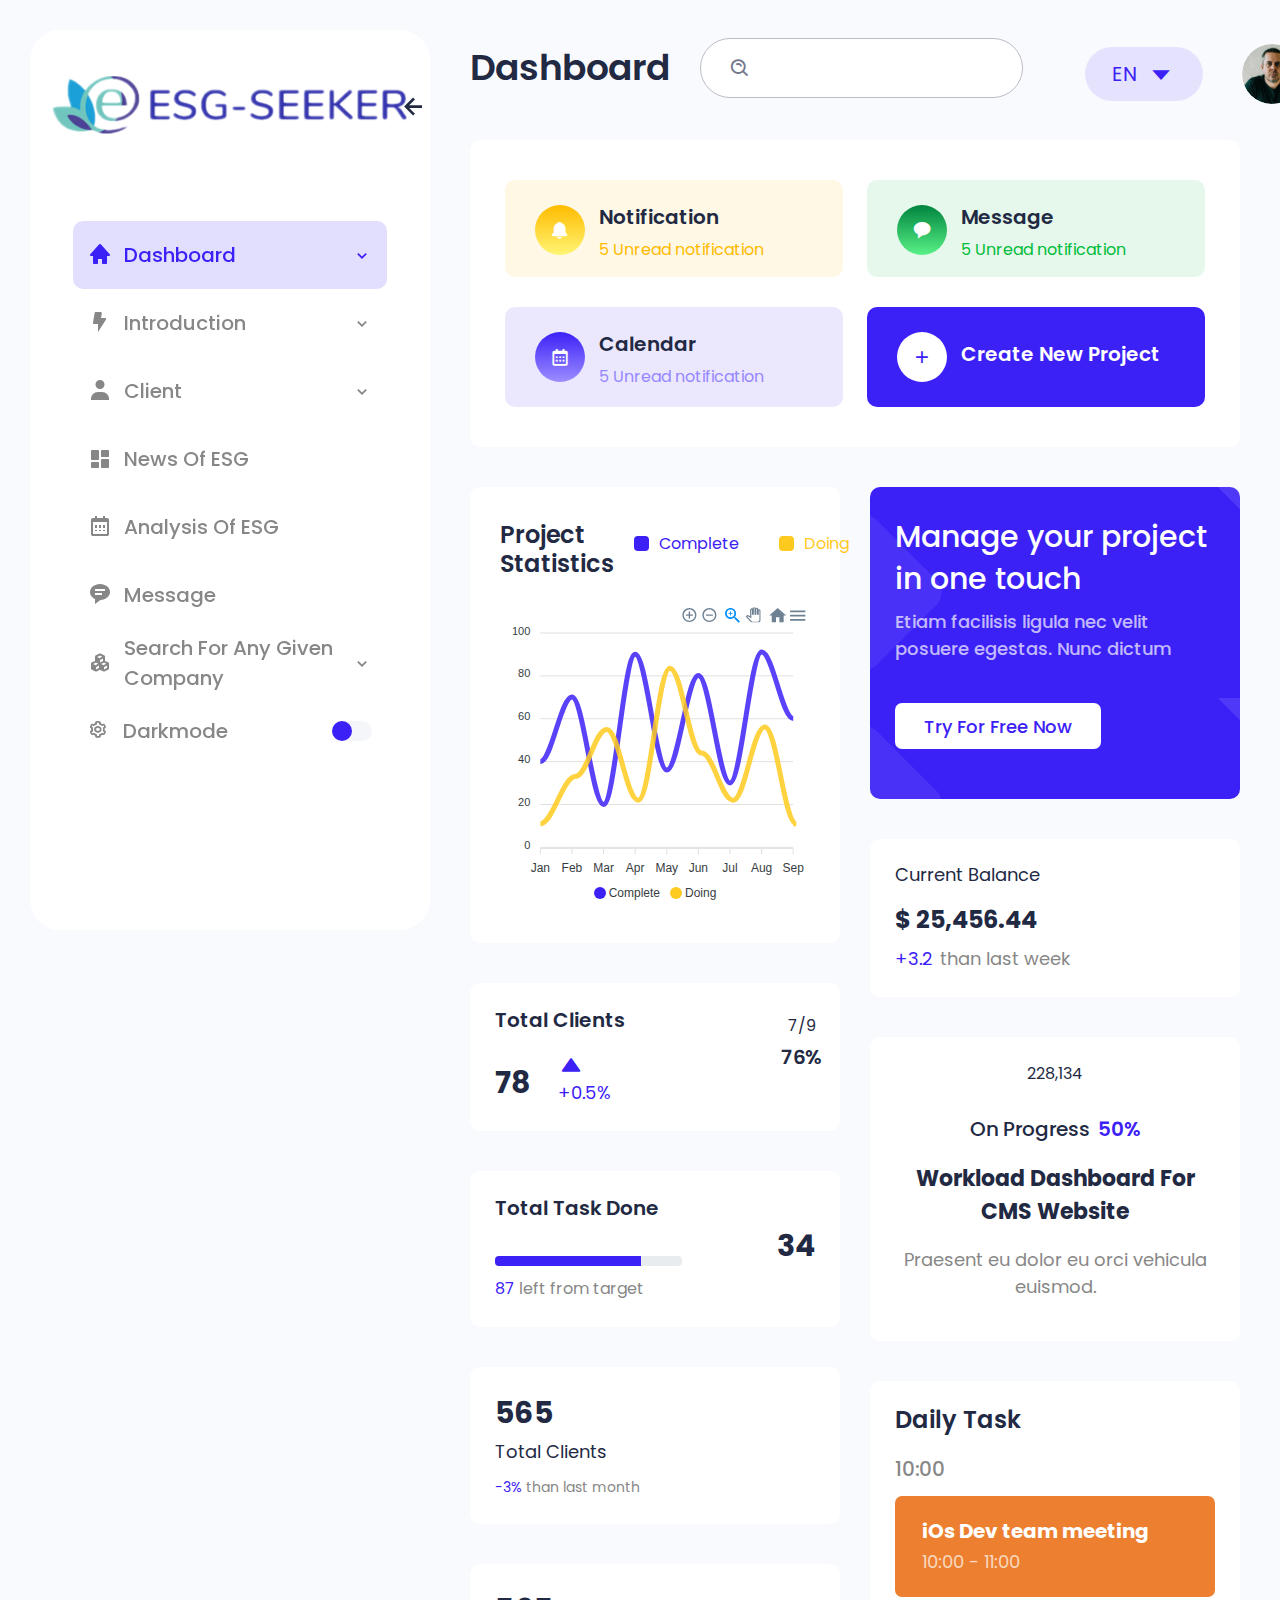
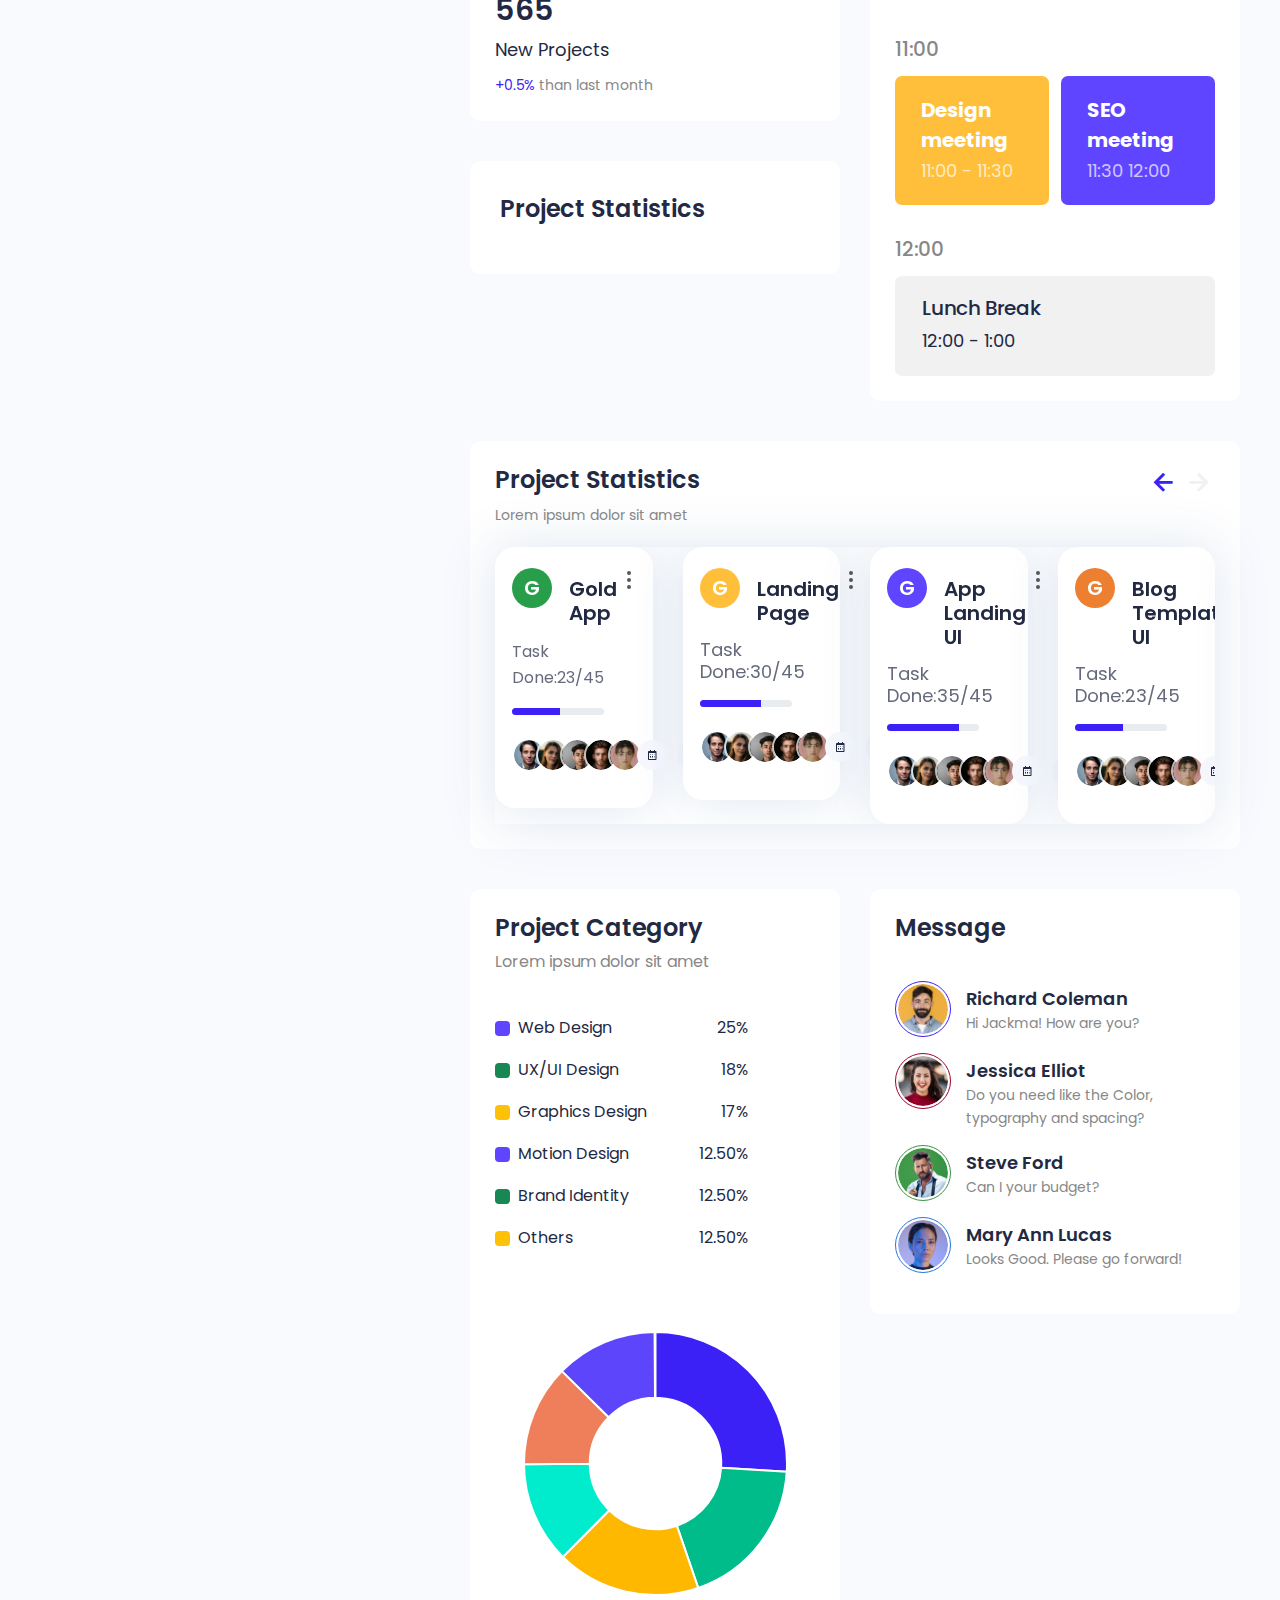
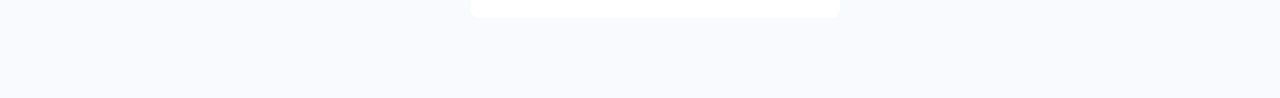
<file: index.html>
<!DOCTYPE html>
<html lang="en">
<head>
<meta charset="UTF-8">
<meta http-equiv="X-UA-Compatible" content="IE=edge">
<meta name="viewport" content="width=device-width, initial-scale=1.0">
<title>
        Protend - Project Management Admin Dashboard HTML Template
    </title>

<link rel="preconnect" href="https://fonts.gstatic.com/">
<link href="static/css/css2.css" rel="stylesheet">

<link href='static/css/boxicons.min.css' rel='stylesheet'>

<link rel="stylesheet" href="static/css/owl.carousel.min.css">

<link rel="stylesheet" href="static/css/bootstrap.min.css">
<link rel="stylesheet" href="static/css/grid.css">
<link rel="stylesheet" href="static/css/style.css">
<link rel="stylesheet" href="static/css/responsive.css">
</head>
<body class="sidebar-expand">

<div class="sidebar">
<div class="sidebar-logo">
<a href="index1.html">
<img src="static/picture/logo.png" alt="Protend logo">
</a>
<div class="sidebar-close" id="sidebar-close">
<i class='bx bx-left-arrow-alt'></i>
</div>
</div>

<div class="simlebar-sc" data-simplebar="">
<ul class="sidebar-menu tf">
    <li class="sidebar-submenu">
    <a href="" class="sidebar-menu-dropdown">
    <i class='bx bxs-home'></i>
    <span>Dashboard</span>
    <div class="dropdown-icon">
    <i class='bx bx-chevron-down'></i>
    </div>
    </a>
    <ul class="sidebar-menu sidebar-menu-dropdown-content">
    <li>
    <a href="">
    Dashboard
    </a>
    </li>
    <li>
    <a href="user-profile.html">
    User Profile
    </a>
    </li>
    <li>
    <a href="user-login.html">
    User Login
    </a>
    </li>
    <li>
    <a href="new-account.html">
    New Account
    </a>
    </li>
    </ul>
    </li>
    <li class="sidebar-submenu">
    <a href="the-definition-and-history-of-esg.html" class="sidebar-menu-dropdown">
    <i class='bx bxs-bolt'></i>
    <span>Introduction</span>
    <div class="dropdown-icon"><i class='bx bx-chevron-down'></i></div>
    </a>
    <ul class="sidebar-menu sidebar-menu-dropdown-content">
    <li>
    <a href="the-definition-and-history-of-esg.html">
    The definition and history of ESG
    </a>
    </li>
    <li>
    <a href="why-choose-esg.html">
    Why choose ESG
    </a>
    </li>
    <li>
    <a href="our-team.html">
    Our team
    </a>
    </li>
    </ul>
    </li>
    <li class="sidebar-submenu">
    <a href="clients.html" class="sidebar-menu-dropdown">
    <i class='bx bxs-user'></i>
    <span>Client</span>
    <div class="dropdown-icon"><i class='bx bx-chevron-down'></i></div>
    </a>
    <ul class="sidebar-menu sidebar-menu-dropdown-content">
    <li>
    <a href="clients.html">
    Manager Client
    </a>
    </li>
    <li>
    <a href="client-details.html">
    Client Details
    </a>
    </li>
    </ul>
    </li>
    <li>
    <a href="news-of-esg.html">
    <i class='bx bxs-dashboard'></i>
    <span>News of ESG</span>
    </a>
    </li>
    <li>
    <a href="analysis-of-esg.html">
    <i class='bx bx-calendar'></i>
    <span>Analysis of ESG</span>
    </a>
    </li>
    <li>
    <a href="message.html">
    <i class='bx bxs-message-rounded-detail'></i>
    <span>Message</span>
    </a>
    </li>
    <li class="sidebar-submenu">
    <a href="search.html" class="sidebar-menu-dropdown">
    <i class='bx bxs-component'></i>
    <span>Search for any given company</span>
    <div class="dropdown-icon"><i class='bx bx-chevron-down'></i></div>
    </a>
    <ul class="sidebar-menu sidebar-menu-dropdown-content">
    <li>
    <a href="search.html">
    Search
    </a>
    </li>
    </ul>
    </li>
    <li>
    <a class="darkmode-toggle" id="darkmode-toggle" onclick="switchTheme()">
    <div>
    <i class='bx bx-cog mr-10'></i>
    <span>darkmode</span>
    </div>
    <span class="darkmode-switch"></span>
    </a>
    </li>
    </ul>
</div>

</div>


<div class="main-header">
<div class="d-flex">
<div class="mobile-toggle" id="mobile-toggle">
<i class='bx bx-menu'></i>
</div>
<div class="main-title">
Dashboard
</div>
</div>
<div class="d-flex align-items-center">

<form class="app-search d-none d-lg-block">
<div class="position-relative">
<input type="text" class="form-control" placeholder="Search">
<span class="bx bx-search-alt"></span>
</div>
</form>
<div class="dropdown d-inline-block d-lg-none ms-2">
<button type="button" class="btn header-item noti-icon waves-effect" id="page-header-search-dropdown" data-bs-toggle="dropdown" aria-haspopup="true" aria-expanded="false">
<i class='bx bx-search-alt'></i>
</button>
<div class="dropdown-menu dropdown-menu-lg dropdown-menu-end p-0" aria-labelledby="page-header-search-dropdown">
<form class="p-3">
<div class="form-group m-0">
<div class="input-group">
<input type="text" class="form-control" placeholder="Search ..." aria-label="Recipient's username">
 <div class="input-group-append">
<button class="btn btn-primary h-100" type="submit"><i class='bx bx-search-alt'></i></button>
</div>
</div>
</div>
</form>
</div>
</div>
<div class="dropdown d-inline-block">
<button type="button" class="btn header-item" data-bs-toggle="dropdown" aria-haspopup="true" aria-expanded="false">
<span class="btn dropdown-toggle" id="header-lang-img">
EN
<i class='bx bx-caret-down'></i>
</span>
</button>
<div class="dropdown-menu dropdown-menu-end">

<a href="javascript:void(0);" class="dropdown-item notify-item language" data-lang="en">
<img src="static/picture/us.jpg" alt="user-image" class="me-1" height="12"> <span class="align-middle">English</span>
</a>

<a href="javascript:void(0);" class="dropdown-item notify-item language" data-lang="sp">
<img src="static/picture/spain.jpg" alt="user-image" class="me-1" height="12"> <span class="align-middle">Spanish</span>
</a>

<a href="javascript:void(0);" class="dropdown-item notify-item language" data-lang="gr">
<img src="static/picture/germany.jpg" alt="user-image" class="me-1" height="12"> <span class="align-middle">German</span>
</a>

<a href="javascript:void(0);" class="dropdown-item notify-item language" data-lang="it">
<img src="static/picture/italy.jpg" alt="user-image" class="me-1" height="12"> <span class="align-middle">Italian</span>
</a>

<a href="javascript:void(0);" class="dropdown-item notify-item language" data-lang="ru">
<img src="static/picture/russia.jpg" alt="user-image" class="me-1" height="12"> <span class="align-middle">Russian</span>
</a>
</div>
</div>

<div class="dropdown d-inline-block mt-12">
<button type="button" class="btn header-item waves-effect" id="page-header-user-dropdown" data-bs-toggle="dropdown" aria-haspopup="true" aria-expanded="false">
<img class="rounded-circle header-profile-user" src="static/picture/profile.png" alt="Header Avatar">
<span class="pulse-css"></span>
<span class="info d-xl-inline-block  color-span">
<span class="d-block fs-20 font-w600">Randy Riley</span>
<span class="d-block mt-7"><a href="email-protection.html" class="__cf_email__" data-cfemail="dcaebdb2b8a5f2aeb5b0b9a59cbbb1bdb5b0f2bfb3b1">[email&#160;protected]</a></span>
</span>
<i class='bx bx-chevron-down'></i>
</button>
<div class="dropdown-menu dropdown-menu-end">

<a class="dropdown-item" href="#"><i class="bx bx-user font-size-16 align-middle me-1"></i> <span>Profile</span></a>
<a class="dropdown-item" href="#"><i class="bx bx-wallet font-size-16 align-middle me-1"></i> <span>My Wallet</span></a>
<a class="dropdown-item d-block" href="#"><span class="badge bg-success float-end">11</span><i class="bx bx-wrench font-size-16 align-middle me-1"></i> <span>Settings</span></a>
<a class="dropdown-item" href="#"><i class="bx bx-lock-open font-size-16 align-middle me-1"></i> <span>Lock screen</span></a>
<div class="dropdown-divider"></div>
<a class="dropdown-item text-danger" href="user-login.html"><i class="bx bx-power-off font-size-16 align-middle me-1 text-danger"></i> <span>Logout</span></a>
</div>
</div>
</div>
</div>


<div class="main">
<div class="main-content dashboard">
<div class="row">
<div class="col-12">
<div class="box card-box">
<div class="icon-box bg-color-1">
<div class="icon bg-icon-1">
<i class="bx bxs-bell bx-tada bx-tada"></i>
</div>
<div class="content">
<h5 class="title-box">Notification</h5>
<p class="color-1 mb-0 pt-4">5 Unread notification</p>
</div>
</div>
<div class="icon-box bg-color-2">
<div class="icon bg-icon-2">
<i class='bx bxs-message-rounded'></i>
</div>
<div class="content click-c">
<h5 class="title-box">Message</h5>
<p class="color-2 mb-0 pt-4">5 Unread notification</p>
</div>
<div class="notification-list card">
<div class="top box-header">
<h5>Notification</h5>
</div>
<div class="pd-1r">
<div class="divider"></div>
</div>
<div class="box-body">
<ul class="list">
<li class="d-flex no-seen">
<div class="img-mess"><img class="mr-14" src="static/picture/avt-1.png" alt="avt"></div>
<div class="info">
<a href="#" class="font-w600 mb-0 color-primary">Elizabeth Holland</a>
<p class="pb-0 mb-0 line-h14 mt-6">Proin ac quam et lectus vestibulum</p>
</div>
</li>
<li class="d-flex">
<div class="img-mess"><img class="mr-14" src="static/picture/avt-1.png" alt="avt"></div>
<div class="info">
<a href="#" class="font-w600 mb-0 color-primary">Elizabeth Holland</a>
<p class="pb-0 mb-0 line-h14 mt-6">Proin ac quam et lectus vestibulum</p>
</div>
</li>
</ul>
<div class="btn-view">
<a class="font-w600 h5" href="message.html">View All</a>
</div>
</div>
</div>
</div>
<div class="icon-box bg-color-3">
<a class="create d-flex" href="calendar.html">
<div class="icon bg-icon-3">
<i class="bx bx-calendar"></i>
</div>
<div class="content">
<h5 class="title-box">Calendar</h5>
<p class="color-3 mb-0 pt-4">5 Unread notification</p>
</div>
</a>
</div>
<div class="icon-box bg-color-4">
<a class="create d-flex" href="#" data-toggle="modal" data-target="#add_project">
<div class="icon bg-white">
<i class="bx bx-plus"></i>
</div>
<div class="content d-flex align-items-center">
<h5 class="color-white">Create New Project</h5>
</div>
</a>
</div>
</div>
</div>
</div>
<div class="row">
<div class="col-6 col-md-6 col-sm-12 mb-0">
<div class="row">
<div class="col-12">

<div class="box f-height">
<div class="box-header d-flex justify-content-between mb-wrap">
<h3 class="mt-9 ml-5">Project Statistics</h3>
<ul class="card-list mb-0">
<li class="custom-label"><span></span>Complete</li>
<li class="custom-label"><span></span>Doing</li>
</ul>
</div>
<div class="box-body pt-20">
<div id="customer-chart"></div>
</div>
</div>

</div>
<div class="col-6 col-xl-12 col-sm-12">
<div class="box">
<div class="box-body d-flex pb-0">
<div class="me-auto">
<h5 class="box-title">Total Clients</h5>
<div class="d-flex align-items-center">
<h4 class="mb-0 font-wb fs-30 mt-23">78</h4>
<div class="text-primary transaction-caret">
<i class="bx bxs-up-arrow"></i>
<p class="mb-0 text-primary fs-18 font-w400 mt-14 ml-7">+0.5%</p>
</div>
</div>
</div>
<div class=" donut-chart-sale">
<span class="donut-1" data-peity='{ "fill": ["#3C21F7", "rgba(236, 236, 236, 1)"],   "innerRadius": 27, "radius": 10}'>7/9</span>
<small class="">76%</small>
</div>
</div>
</div>
</div>
<div class="col-6 col-xl-12 col-sm-12">
<div class="box">
<div class="box-body d-flex pb-0">
<div class="me-auto">
<h5 class="box-title mb-36">Total Task Done</h5>
<div class="progress skill-progress mb-10" style="height:10px;">
<div class="progress-bar bg-primary progress-animated" style="width: 78%; height:10px;" role="progressbar">
<span class="sr-only">78% Complete</span>
</div>
</div>
<p class="fs-16 mb-0 mt-2"><span class="text-primary">87 </span>left from target</p>
</div>
<h4 class="numb font-wb fs-30">34</h4>
</div>
 </div>
</div>
<div class="col-6 col-xl-12 col-sm-12">
<div class="box">
<div class="box-body d-flex pb-0">
<div class="me-auto">
<h4 class="numb fs-30 font-wb">565</h4>
<h5 class="card-title fs-18 font-w400">Total Clients</h5>
<p class="fs-14 mb-0 mt-11"><span class="text-primary">-3% </span>than last month</p>
</div>
<div id="total-revenue-chart"></div>
</div>
</div>
</div>
<div class="col-6 col-xl-12 col-sm-12">
<div class="box">
<div class="box-body d-flex pb-0">
<div class="me-auto">
<h4 class="numb fs-30">565</h4>
<h5 class="card-title fs-18 font-w400">New Projects</h5>
<p class="fs-14 mb-0 mt-11"><span class="text-primary">+0.5% </span>than last month</p>
</div>
<div id="total-revenue-chart-1"></div>
</div>
</div>
</div>
<div class="col-12">
<div class="box f-height">
<div class="box-header d-flex justify-content-between">
<h3 class="mt-9 ml-5">Project Statistics</h3>
</div>
<div class="box-body pt-20">
<div id="chartBar3" class="bar-chart"></div>
</div>
</div>
</div>
</div>
</div>
<div class="col-6 col-md-6 col-sm-12 mb-0">
<div class="row">
<div class="col-12">
<div class="box box-manage">
<div class="box-body d-flex pd-7 pb-0">
<div class="me-auto w-55">
<h5 class="card-title text-white fs-30 font-w500 mt-4">Manage your project in one touch</h5>
<p class="mb-0 text-o7 fs-18 font-w500 pb-11">Etiam facilisis ligula nec velit posuere egestas. Nunc dictum</p>
</div>
<div class="btn-now">
<a class="h6 font-w500" href="#"><span>Try For Free Now</span></a>
</div>
</div>
</div>
</div>
<div class="col-6 col-xl-12 col-md-12 col-sm-12">
<div class="box">
<div class="box-header">
<div class="me-auto">
<h6 class="card-title font-w400 mb-20">Current Balance</h6>
<div class="count-number d-flex">
<span class="h4 font-w900">$</span>
<h4 class="count font-w900 pl-5">25,456.44</h4>
</div>
<p class="fs-18 mb-0 mt-6"><span class="text-primary pr-7">+3.2</span>than last week</p>
</div>
</div>
<div class="box-body">
<div id="chartBar2" class="bar-chart "></div>
</div>
</div>
</div>
<div class="col-6 col-xl-12 col-md-12 col-sm-12">
<div class="box">
<div class="box-body center">
<div class="w-100"><span class="donut-2 w-100" data-peity='{ "fill": ["#9B8DFF", "#E4EAF8"]}'>228,134</span>
</div>
<h5 class="fs-20 mb-0 mt-20 font-w500 color-text mt-28">On Progress<span class="text-primary font-w600 pl-8">50% </span></h5>
<h5 class="fs-22 mt-18 mb-10 font-wb">Workload Dashboard For CMS Website</h5>
<p class="fs-18 mt-18">Praesent eu dolor eu orci vehicula euismod.</p>
</div>
</div>
</div>
<div class="col-12">
<div class="box">
<div class="box-header">
<h4 class="box-title mb-22">Daily Task</h4>
</div>
<div class="box-body">
<div class="content-item mb-wrap">
<div class="left">
<h5 class="font-w500">10:00</h5>
</div>
<div class="right bg-orange">
<div class="content-box w-100">
<h5 class="font-wb text-white fs-20">iOs Dev team meeting</h5>
<h6 class="font-w400 text-w07">10:00 - 11:00</h6>
</div>
</div>
</div>
<div class="content-item mb-wrap mb-32">
<div class="left">
<h5 class="font-w500">11:00</h5>
</div>
<div class="right d-flex pd-0">
<div class="content-box bg-yellow">
<h5 class="font-wb text-white fs-20">Design meeting</h5>
<h6 class="font-w400 text-w07">11:00 - 11:30</h6>
</div>
<div class="content-box bg-blue">
<h5 class="font-wb text-white fs-20">SEO meeting</h5>
<h6 class="font-w400 text-w07">11:30 12:00</h6>
</div>
</div>
</div>
<div class="content-item mb-0 mb-wrap">
<div class="left">
<h5 class="font-w500">12:00</h5>
</div>
<div class="right bg-light">
<div class="content-box w-100">
<h5 class="font-w500">Lunch Break</h5>
<h6 class="font-w400 mt-10">12:00 - 1:00</h6>
</div>
</div>
</div>
</div>
</div>
</div>
</div>
</div>
<div class="col-12">
<div class="box">
<div class="box-header">
<div class="me-auto">
<h4 class="card-title mb-6">Project Statistics</h4>
<p class="mb-0 fs-14 mt-9 ">Lorem ipsum dolor sit amet</p>
</div>
</div>
<div class="box-body pt-20">
<div class="themesflat-carousel-box data-effect has-bullets bullet-circle bullet24 clearfix" data-gap="30" data-column="4" data-column2="2" data-column3="1" data-auto="true">
<div class="owl-carousel owl-theme">
<div class="box box-carousel">
<div class="card-top">
<div class="sm-f-wrap d-flex">
<h5 class="icon-gold text-white bg-green">G</h5>
<a href="project-details.html" class="h5 t-title">Gold App</a>
</div>
<div class="dropdown">
<a href="javascript:void(0);" class="btn-link" data-bs-toggle="dropdown" aria-expanded="false">
<svg width="24" height="24" viewbox="0 0 24 24" fill="none" xmlns="http://www.w3.org/2000/svg">
<path d="M12 13C12.5523 13 13 12.5523 13 12C13 11.4477 12.5523 11 12 11C11.4477 11 11 11.4477 11 12C11 12.5523 11.4477 13 12 13Z" stroke="#575757" stroke-width="2" stroke-linecap="round" stroke-linejoin="round"></path>
<path d="M12 6C12.5523 6 13 5.55228 13 5C13 4.44772 12.5523 4 12 4C11.4477 4 11 4.44772 11 5C11 5.55228 11.4477 6 12 6Z" stroke="#575757" stroke-width="2" stroke-linecap="round" stroke-linejoin="round"></path>
<path d="M12 20C12.5523 20 13 19.5523 13 19C13 18.4477 12.5523 18 12 18C11.4477 18 11 18.4477 11 19C11 19.5523 11.4477 20 12 20Z" stroke="#575757" stroke-width="2" stroke-linecap="round" stroke-linejoin="round"></path>
</svg>
</a>
<div class="dropdown-menu dropdown-menu-right">
<a class="dropdown-item" href="#" data-toggle="modal" data-target="#delete_project"><i class="bx bx-trash"></i> Delete</a>
<a class="dropdown-item" href="#" data-toggle="modal" data-target="#edit_project"><i class="bx bx-edit mr-5"></i>Edit</a>
</div>
</div>
</div>
<div class="card-center">
<h6 class="font-w400 fs-16">Task Done:23/45</h6>
<div class="progress skill-progress mb-23" style="height:7px; width: 80%;">
<div class="progress-bar bg-primary progress-animated" style="width: 52%; height:7px;" role="progressbar">
</div>
</div>
<div class="sm-f-wrap d-flex justify-content-between">
<ul class="user-list">
<li><img src="static/picture/user-1.png" alt="user"></li>
<li><img src="static/picture/user-2.png" alt="user"></li>
<li><img src="static/picture/user-3.png" alt="user"></li>
<li><img src="static/picture/user-4.png" alt="user"></li>
<li><img src="static/picture/user-5.png" alt="user"></li>
</ul>
<ul class="tf-icon-list">
<li><a href="#"><i class='bx bx-calendar'></i></a></li>
<li><a href="#"><i class='bx bxs-star'></i></a></li>
</ul>
</div>
</div>
</div>
<div class="box box-carousel">
<div class="card-top">
<div class="sm-f-wrap d-flex">
<h5 class="icon-gold text-white bg-yellow">G</h5>
<a class="h5 t-title" href="project-details.html">Landing Page</a>
</div>
<div class="dropdown">
<a href="javascript:void(0);" class="btn-link" data-bs-toggle="dropdown" aria-expanded="false">
<svg width="24" height="24" viewbox="0 0 24 24" fill="none" xmlns="http://www.w3.org/2000/svg">
<path d="M12 13C12.5523 13 13 12.5523 13 12C13 11.4477 12.5523 11 12 11C11.4477 11 11 11.4477 11 12C11 12.5523 11.4477 13 12 13Z" stroke="#575757" stroke-width="2" stroke-linecap="round" stroke-linejoin="round"></path>
<path d="M12 6C12.5523 6 13 5.55228 13 5C13 4.44772 12.5523 4 12 4C11.4477 4 11 4.44772 11 5C11 5.55228 11.4477 6 12 6Z" stroke="#575757" stroke-width="2" stroke-linecap="round" stroke-linejoin="round"></path>
<path d="M12 20C12.5523 20 13 19.5523 13 19C13 18.4477 12.5523 18 12 18C11.4477 18 11 18.4477 11 19C11 19.5523 11.4477 20 12 20Z" stroke="#575757" stroke-width="2" stroke-linecap="round" stroke-linejoin="round"></path>
</svg>
</a>
<div class="dropdown-menu dropdown-menu-right">
<a class="dropdown-item" href="#" data-toggle="modal" data-target="#delete_project"><i class="bx bx-trash"></i> Delete</a>
<a class="dropdown-item" href="#" data-toggle="modal" data-target="#edit_project"><i class="bx bx-edit mr-5"></i>Edit</a>
</div>
</div>
</div>
<div class="card-center">
<h6 class="font-w400">Task Done:30/45</h6>
<div class="progress skill-progress mb-23" style="height:7px; width: 80%;">
<div class="progress-bar bg-primary progress-animated" style="width: 67%; height:7px;" role="progressbar">
</div>
</div>
<div class="sm-f-wrap d-flex justify-content-between">
<ul class="user-list">
<li><img src="static/picture/user-1.png" alt="user"></li>
<li><img src="static/picture/user-2.png" alt="user"></li>
<li><img src="static/picture/user-3.png" alt="user"></li>
<li><img src="static/picture/user-4.png" alt="user"></li>
<li><img src="static/picture/user-5.png" alt="user"></li>
</ul>
<ul class="tf-icon-list">
<li><a href="#"><i class='bx bx-calendar'></i></a></li>
<li><a href="#"><i class='bx bxs-star'></i></a></li>
</ul>
</div>
</div>
</div>
<div class="box box-carousel">
<div class="card-top">
<div class="sm-f-wrap d-flex">
<h5 class="icon-gold text-white bg-blue">G</h5>
<a class="h5 t-title" href="project-details.html">App Landing UI</a>
</div>
<div class="dropdown">
<a href="javascript:void(0);" class="btn-link" data-bs-toggle="dropdown" aria-expanded="false">
<svg width="24" height="24" viewbox="0 0 24 24" fill="none" xmlns="http://www.w3.org/2000/svg">
<path d="M12 13C12.5523 13 13 12.5523 13 12C13 11.4477 12.5523 11 12 11C11.4477 11 11 11.4477 11 12C11 12.5523 11.4477 13 12 13Z" stroke="#575757" stroke-width="2" stroke-linecap="round" stroke-linejoin="round"></path>
<path d="M12 6C12.5523 6 13 5.55228 13 5C13 4.44772 12.5523 4 12 4C11.4477 4 11 4.44772 11 5C11 5.55228 11.4477 6 12 6Z" stroke="#575757" stroke-width="2" stroke-linecap="round" stroke-linejoin="round"></path>
<path d="M12 20C12.5523 20 13 19.5523 13 19C13 18.4477 12.5523 18 12 18C11.4477 18 11 18.4477 11 19C11 19.5523 11.4477 20 12 20Z" stroke="#575757" stroke-width="2" stroke-linecap="round" stroke-linejoin="round"></path>
</svg>
</a>
<div class="dropdown-menu dropdown-menu-right">
<a class="dropdown-item" href="#" data-toggle="modal" data-target="#delete_project"><i class="bx bx-trash"></i> Delete</a>
<a class="dropdown-item" href="#" data-toggle="modal" data-target="#edit_project"><i class="bx bx-edit mr-5"></i>Edit</a>
</div>
</div>
</div>
<div class="card-center">
<h6 class="font-w400">Task Done:35/45</h6>
<div class="progress skill-progress mb-23" style="height:7px; width: 80%;">
<div class="progress-bar bg-primary progress-animated" style="width: 78%; height:7px;" role="progressbar">
</div>
</div>
<div class="sm-f-wrap d-flex justify-content-between">
<ul class="user-list">
 <li><img src="static/picture/user-1.png" alt="user"></li>
<li><img src="static/picture/user-2.png" alt="user"></li>
<li><img src="static/picture/user-3.png" alt="user"></li>
<li><img src="static/picture/user-4.png" alt="user"></li>
<li><img src="static/picture/user-5.png" alt="user"></li>
</ul>
<ul class="tf-icon-list">
<li><a href="#"><i class='bx bx-calendar'></i></a></li>
<li><a href="#"><i class='bx bxs-star'></i></a></li>
</ul>
</div>
</div>
</div>
<div class="box box-carousel">
<div class="card-top">
<div class="sm-f-wrap d-flex">
<h5 class="icon-gold text-white bg-orange">G</h5>
<a class="h5 t-title" href="project-details.html">Blog Template UI</a>
</div>
<div class="dropdown">
<a href="javascript:void(0);" class="btn-link" data-bs-toggle="dropdown" aria-expanded="false">
<svg width="24" height="24" viewbox="0 0 24 24" fill="none" xmlns="http://www.w3.org/2000/svg">
<path d="M12 13C12.5523 13 13 12.5523 13 12C13 11.4477 12.5523 11 12 11C11.4477 11 11 11.4477 11 12C11 12.5523 11.4477 13 12 13Z" stroke="#575757" stroke-width="2" stroke-linecap="round" stroke-linejoin="round"></path>
<path d="M12 6C12.5523 6 13 5.55228 13 5C13 4.44772 12.5523 4 12 4C11.4477 4 11 4.44772 11 5C11 5.55228 11.4477 6 12 6Z" stroke="#575757" stroke-width="2" stroke-linecap="round" stroke-linejoin="round"></path>
<path d="M12 20C12.5523 20 13 19.5523 13 19C13 18.4477 12.5523 18 12 18C11.4477 18 11 18.4477 11 19C11 19.5523 11.4477 20 12 20Z" stroke="#575757" stroke-width="2" stroke-linecap="round" stroke-linejoin="round"></path>
</svg>
</a>
<div class="dropdown-menu dropdown-menu-right">
<a class="dropdown-item" href="#" data-toggle="modal" data-target="#delete_project"><i class="bx bx-trash"></i> Delete</a>
<a class="dropdown-item" href="#" data-toggle="modal" data-target="#edit_project"><i class="bx bx-edit mr-5"></i>Edit</a>
</div>
</div>
</div>
<div class="card-center">
<h6 class="font-w400">Task Done:23/45</h6>
<div class="progress skill-progress mb-23" style="height:7px; width: 80%;">
<div class="progress-bar bg-primary progress-animated" style="width: 52%; height:7px;" role="progressbar">
</div>
</div>
<div class="sm-f-wrap d-flex justify-content-between">
<ul class="user-list">
<li><img src="static/picture/user-1.png" alt="user"></li>
<li><img src="static/picture/user-2.png" alt="user"></li>
<li><img src="static/picture/user-3.png" alt="user"></li>
<li><img src="static/picture/user-4.png" alt="user"></li>
<li><img src="static/picture/user-5.png" alt="user"></li>
</ul>
<ul class="tf-icon-list">
<li><a href="#"><i class='bx bx-calendar'></i></a></li>
<li><a href="#"><i class='bx bxs-star'></i></a></li>
</ul>
</div>
</div>
</div>
<div class="box box-carousel">
<div class="card-top">
<div class="sm-f-wrap d-flex">
<h5 class="icon-gold text-white bg-green">G</h5>
<a class="h5 t-title" href="project-details.html">Brand logo design</a>
</div>
<div class="dropdown">
<a href="javascript:void(0);" class="btn-link" data-bs-toggle="dropdown" aria-expanded="false">
<svg width="24" height="24" viewbox="0 0 24 24" fill="none" xmlns="http://www.w3.org/2000/svg">
<path d="M12 13C12.5523 13 13 12.5523 13 12C13 11.4477 12.5523 11 12 11C11.4477 11 11 11.4477 11 12C11 12.5523 11.4477 13 12 13Z" stroke="#575757" stroke-width="2" stroke-linecap="round" stroke-linejoin="round"></path>
<path d="M12 6C12.5523 6 13 5.55228 13 5C13 4.44772 12.5523 4 12 4C11.4477 4 11 4.44772 11 5C11 5.55228 11.4477 6 12 6Z" stroke="#575757" stroke-width="2" stroke-linecap="round" stroke-linejoin="round"></path>
<path d="M12 20C12.5523 20 13 19.5523 13 19C13 18.4477 12.5523 18 12 18C11.4477 18 11 18.4477 11 19C11 19.5523 11.4477 20 12 20Z" stroke="#575757" stroke-width="2" stroke-linecap="round" stroke-linejoin="round"></path>
</svg>
</a>
<div class="dropdown-menu dropdown-menu-right">
<a class="dropdown-item" href="#" data-toggle="modal" data-target="#delete_project"><i class="bx bx-trash"></i> Delete</a>
<a class="dropdown-item" href="#" data-toggle="modal" data-target="#edit_project"><i class="bx bx-edit mr-5"></i>Edit</a>
</div>
</div>
</div>
<div class="card-center">
<h6 class="font-w400">Task Done:30/45</h6>
<div class="progress skill-progress mb-23" style="height:7px; width: 80%;">
<div class="progress-bar bg-primary progress-animated" style="width: 68%; height:7px;" role="progressbar">
</div>
 </div>
<div class="sm-f-wrap d-flex justify-content-between">
<ul class="user-list">
<li><img src="static/picture/user-1.png" alt="user"></li>
<li><img src="static/picture/user-2.png" alt="user"></li>
<li><img src="static/picture/user-3.png" alt="user"></li>
<li><img src="static/picture/user-4.png" alt="user"></li>
<li><img src="static/picture/user-5.png" alt="user"></li>
</ul>
<ul class="tf-icon-list">
<li><a href="#"><i class='bx bx-calendar'></i></a></li>
<li><a href="#"><i class='bx bxs-star'></i></a></li>
</ul>
</div>
</div>
</div>
<div class="box box-carousel">
<div class="card-top">
<div class="sm-f-wrap d-flex">
<h5 class="icon-gold text-white bg-yellow">G</h5>
<a class="h5 t-title" href="project-details.html">Gold App</a>
</div>
<div class="dropdown">
<a href="javascript:void(0);" class="btn-link" data-bs-toggle="dropdown" aria-expanded="false">
<svg width="24" height="24" viewbox="0 0 24 24" fill="none" xmlns="http://www.w3.org/2000/svg">
<path d="M12 13C12.5523 13 13 12.5523 13 12C13 11.4477 12.5523 11 12 11C11.4477 11 11 11.4477 11 12C11 12.5523 11.4477 13 12 13Z" stroke="#575757" stroke-width="2" stroke-linecap="round" stroke-linejoin="round"></path>
<path d="M12 6C12.5523 6 13 5.55228 13 5C13 4.44772 12.5523 4 12 4C11.4477 4 11 4.44772 11 5C11 5.55228 11.4477 6 12 6Z" stroke="#575757" stroke-width="2" stroke-linecap="round" stroke-linejoin="round"></path>
<path d="M12 20C12.5523 20 13 19.5523 13 19C13 18.4477 12.5523 18 12 18C11.4477 18 11 18.4477 11 19C11 19.5523 11.4477 20 12 20Z" stroke="#575757" stroke-width="2" stroke-linecap="round" stroke-linejoin="round"></path>
</svg>
</a>
<div class="dropdown-menu dropdown-menu-right">
<a class="dropdown-item" href="#" data-toggle="modal" data-target="#delete_project"><i class="bx bx-trash"></i> Delete</a>
<a class="dropdown-item" href="#" data-toggle="modal" data-target="#edit_project"><i class="bx bx-edit mr-5"></i>Edit</a>
</div>
</div>
</div>
<div class="card-center">
<h6 class="font-w400">Task Done:30/45</h6>
<div class="progress skill-progress mb-23" style="height:7px; width: 80%;">
<div class="progress-bar bg-primary progress-animated" style="width: 67%; height:7px;" role="progressbar">
</div>
</div>
<div class="sm-f-wrap d-flex justify-content-between">
<ul class="user-list">
<li><img src="static/picture/user-1.png" alt="user"></li>
<li><img src="static/picture/user-2.png" alt="user"></li>
<li><img src="static/picture/user-3.png" alt="user"></li>
<li><img src="static/picture/user-4.png" alt="user"></li>
<li><img src="static/picture/user-5.png" alt="user"></li>
</ul>
<ul class="tf-icon-list">
<li><a href="#"><i class='bx bx-calendar'></i></a></li>
<li><a href="#"><i class='bx bxs-star'></i></a></li>
</ul>
</div>
</div>
</div>
<div class="box box-carousel">
<div class="card-top">
<div class="sm-f-wrap d-flex">
<h5 class="icon-gold text-white bg-blue">G</h5>
<a class="h5 t-title" href="project-details.html">New Landing Design</a>
</div>
<div class="dropdown">
<a href="javascript:void(0);" class="btn-link" data-bs-toggle="dropdown" aria-expanded="false">
<svg width="24" height="24" viewbox="0 0 24 24" fill="none" xmlns="http://www.w3.org/2000/svg">
<path d="M12 13C12.5523 13 13 12.5523 13 12C13 11.4477 12.5523 11 12 11C11.4477 11 11 11.4477 11 12C11 12.5523 11.4477 13 12 13Z" stroke="#575757" stroke-width="2" stroke-linecap="round" stroke-linejoin="round"></path>
<path d="M12 6C12.5523 6 13 5.55228 13 5C13 4.44772 12.5523 4 12 4C11.4477 4 11 4.44772 11 5C11 5.55228 11.4477 6 12 6Z" stroke="#575757" stroke-width="2" stroke-linecap="round" stroke-linejoin="round"></path>
<path d="M12 20C12.5523 20 13 19.5523 13 19C13 18.4477 12.5523 18 12 18C11.4477 18 11 18.4477 11 19C11 19.5523 11.4477 20 12 20Z" stroke="#575757" stroke-width="2" stroke-linecap="round" stroke-linejoin="round"></path>
</svg>
</a>
<div class="dropdown-menu dropdown-menu-right">
<a class="dropdown-item" href="#" data-toggle="modal" data-target="#delete_project"><i class="bx bx-trash"></i> Delete</a>
<a class="dropdown-item" href="#" data-toggle="modal" data-target="#edit_project"><i class="bx bx-edit mr-5"></i>Edit</a>
</div>
</div>
</div>
<div class="card-center">
<h6 class="font-w400">Task Done:35/45</h6>
<div class="progress skill-progress mb-23" style="height:7px; width: 80%;">
 <div class="progress-bar bg-primary progress-animated" style="width: 78%; height:7px;" role="progressbar">
</div>
</div>
<div class="sm-f-wrap d-flex justify-content-between">
<ul class="user-list">
<li><img src="static/picture/user-1.png" alt="user"></li>
<li><img src="static/picture/user-2.png" alt="user"></li>
<li><img src="static/picture/user-3.png" alt="user"></li>
<li><img src="static/picture/user-4.png" alt="user"></li>
<li><img src="static/picture/user-5.png" alt="user"></li>
</ul>
<ul class="tf-icon-list">
<li><a href="#"><i class='bx bx-calendar'></i></a></li>
<li><a href="#"><i class='bx bxs-star'></i></a></li>
</ul>
</div>
</div>
</div>
<div class="box box-carousel">
<div class="card-top">
<div class="sm-f-wrap d-flex">
<h5 class="icon-gold text-white bg-orange">G</h5>
<a class="h5 t-title" href="project-details.html">Skote Dashboard UI</a>
</div>
<div class="dropdown">
<a href="javascript:void(0);" class="btn-link" data-bs-toggle="dropdown" aria-expanded="false">
<svg width="24" height="24" viewbox="0 0 24 24" fill="none" xmlns="http://www.w3.org/2000/svg">
<path d="M12 13C12.5523 13 13 12.5523 13 12C13 11.4477 12.5523 11 12 11C11.4477 11 11 11.4477 11 12C11 12.5523 11.4477 13 12 13Z" stroke="#575757" stroke-width="2" stroke-linecap="round" stroke-linejoin="round"></path>
<path d="M12 6C12.5523 6 13 5.55228 13 5C13 4.44772 12.5523 4 12 4C11.4477 4 11 4.44772 11 5C11 5.55228 11.4477 6 12 6Z" stroke="#575757" stroke-width="2" stroke-linecap="round" stroke-linejoin="round"></path>
<path d="M12 20C12.5523 20 13 19.5523 13 19C13 18.4477 12.5523 18 12 18C11.4477 18 11 18.4477 11 19C11 19.5523 11.4477 20 12 20Z" stroke="#575757" stroke-width="2" stroke-linecap="round" stroke-linejoin="round"></path>
</svg>
</a>
<div class="dropdown-menu dropdown-menu-right">
<a class="dropdown-item" href="#" data-toggle="modal" data-target="#delete_project"><i class="bx bx-trash"></i> Delete</a>
<a class="dropdown-item" href="#" data-toggle="modal" data-target="#edit_project"><i class="bx bx-edit mr-5"></i>Edit</a>
</div>
</div>
</div>
<div class="card-center">
<h6 class="font-w400">Task Done:23/45</h6>
<div class="progress skill-progress mb-23" style="height:7px; width: 80%;">
<div class="progress-bar bg-primary progress-animated" style="width: 52%; height:7px;" role="progressbar">
</div>
</div>
<div class="sm-f-wrap d-flex justify-content-between">
<ul class="user-list">
<li><img src="static/picture/user-1.png" alt="user"></li>
<li><img src="static/picture/user-2.png" alt="user"></li>
<li><img src="static/picture/user-3.png" alt="user"></li>
<li><img src="static/picture/user-4.png" alt="user"></li>
<li><img src="static/picture/user-5.png" alt="user"></li>
</ul>
<ul class="tf-icon-list">
<li><a href="#"><i class='bx bx-calendar'></i></a></li>
<li><a href="#"><i class='bx bxs-star'></i></a></li>
</ul>
</div>
</div>
</div>
</div>

</div>

</div>
</div>
</div>
<div class="col-6 col-sm-12">
<div class="box">
<div class="box-header">
<div class="me-auto">
<h4 class="card-title">Project Category</h4>
<p>Lorem ipsum dolor sit amet</p>
</div>
</div>
<div class="box-body pt-0">
<div class="row">
<div class="col-6 col-xl-12 w-sm-100 mb-0">
<ul class="box-list mt-26 pr-67">
<li><span class="bg-blue square"></span>Web Design<span>25%</span></li>
<li><span class="bg-success square"></span>UX/UI Design<span>18%</span></li>
<li><span class="bg-warning square"></span>Graphics Design<span>17%</span></li>
<li><span class="bg-blue square"></span>Motion Design<span>12.50%</span></li>
<li><span class="bg-success square"></span>Brand Identity<span>12.50%</span></li>
<li><span class="bg-warning square"></span>Others<span>12.50%</span></li>
</ul>
</div>
<div class="col-6 col-xl-12 w-sm-100 mb-0">

<div class="canvas-container">
<canvas id="chartjs-4" class="chartjs" width="100" height="100"></canvas>
<div class="chart-data">
<div data-percent="25" data-color="#3C21F7" data-label="Web Design"></div>
<div data-percent="18" data-color="#00BC8B" data-label="UX/UI Design"></div>
<div data-percent="17" data-color="#FFB800" data-label="Graphics Design"></div>
<div data-percent="12.5" data-color="#00ECCC" data-label="Motion Design"></div>
<div data-percent="12.5" data-color="#EF7F5A" data-label="Brand Identity"></div>
<div data-percent="12.5" data-color="#5D45FB" data-label="Others"></div>
</div>
</div>
</div>
</div>
</div>
</div>
</div>
<div class="col-6 col-sm-12">
<div class="box">
<div class="box-header pt-0">
<div class="me-auto">
<h4 class="card-title mb-0">Message</h4>
</div>
</div>
<div class="box-body pb-0 pt-39">
<ul class="message mb-2">
<li class="dlab-chat-user">
<div class="d-flex bd-highlight">
<div class="img_cont">
<img src="static/picture/message-01.png" class="rounded-circle user_img" alt="">
</div>
<div class="user_info">
<a class="h6" href="message.html">Richard Coleman</a>
<p class="fs-14 mb-0">Hi Jackma! How are you?</p>
</div>
</div>
</li>
<li class="dlab-chat-user">
<div class="d-flex bd-highlight">
<div class="img_cont border-pink">
<img src="static/picture/message-02.png" class="rounded-circle user_img" alt="">
</div>
<div class="user_info">
<a class="h6" href="message.html">Jessica Elliot</a>
<p class="fs-14 mb-0">Do you need like the Color, typography and spacing? </p>
</div>
</div>
</li>
<li class="dlab-chat-user">
<div class="d-flex bd-highlight">
<div class="img_cont border-green">
<img src="static/picture/message-03.png" class="rounded-circle user_img" alt="">
</div>
<div class="user_info">
<a class="h6" href="message.html">Steve Ford</a>
<p class="fs-14 mb-0">Can I your budget?</p>
</div>
</div>
</li>
<li class="dlab-chat-user">
<div class="d-flex bd-highlight">
<div class="img_cont border-blue">
<img src="static/picture/message-04.png" class="rounded-circle user_img" alt="">
</div>
<div class="user_info">
<a class="h6" href="message.html">Mary Ann Lucas</a>
<p class="fs-14 mb-0">Looks Good. Please go forward!</p>
 </div>
</div>
</li>
</ul>
</div>
</div>
</div>
</div>
<div id="add_project" class="modal custom-modal fade" role="dialog">
<div class="modal-dialog modal-dialog-centered modal-lg" role="document">
<div class="modal-content">
<div class="modal-header">
<h5 class="modal-title">Create Project</h5>
<button type="button" class="close" data-dismiss="modal" aria-label="Close">
<span aria-hidden="true">&times;</span>
</button>
</div>
<div class="modal-body">
<form>
<div class="row">
<div class="col-sm-6 mb-0">
<div class="form-group">
<label>Project Name</label>
<input class="form-control" value="" type="text">
</div>
</div>
<div class="col-sm-6 mb-0">
<div class="form-group">
<label>Client</label>
<select class="select">
<option>Client 1</option>
<option>Client 2</option>
</select>
</div>
</div>
</div>
<div class="row">
<div class="col-sm-6 mb-0">
<div class="form-group">
<label>Start Date</label>
<div class="cal-icon">
<input class="form-control " type="date">
</div>
</div>
</div>
<div class="col-sm-6 mb-0">
<div class="form-group">
<label>End Date</label>
<div class="cal-icon">
<input class="form-control" type="date">
</div>
</div>
</div>
</div>
<div class="row">
<div class="col-sm-3 mb-0">
<div class="form-group">
<label>Rate</label>
<input placeholder="$50" class="form-control" value="" type="text">
</div>
</div>
<div class="col-sm-3 mb-0">
<div class="form-group">
<label>&nbsp;</label>
<select class="select">
<option>Hourly</option>
<option selected="">Fixed</option>
</select>
</div>
</div>
<div class="col-sm-6 mb-0">
<div class="form-group">
<label>Priority</label>
<select class="select">
<option selected="">High</option>
<option>Medium</option>
<option>Low</option>
</select>
</div>
</div>
</div>
<div class="form-group">
<label>Description</label>
<textarea rows="4" class="form-control" placeholder="Enter your message here"></textarea>
</div>
<div class="form-group">
<label>Upload Files</label>
<input class="form-control" type="file">
</div>
<div class="submit-section">
<button class="btn btn-primary submit-btn">Save</button>
</div>
</form>
</div>
</div>
</div>
</div>
<div class="modal custom-modal fade" id="delete_project" role="dialog">
<div class="modal-dialog modal-dialog-centered">
<div class="modal-content">
<div class="modal-body">
<div class="form-header">
<h3>Delete Project</h3>
<p>Are you sure want to delete?</p>
</div>
<div class="modal-btn delete-action">
<div class="row">
<div class="col-6 mb-0">
<a href="javascript:void(0);" class="btn btn-primary continue-btn">Delete</a>
</div>
<div class="col-6 mb-0">
<a href="javascript:void(0);" data-dismiss="modal" class="btn btn-primary cancel-btn">Cancel</a>
</div>
</div>
</div>
</div>
</div>
</div>
</div>
<div class="modal custom-modal fade" id="edit_project" role="dialog">
<div class="modal-dialog modal-dialog-centered">
<div class="modal-content">
<div class="modal-body">
<div class="form-header">
<h5 class="modal-title">Edit Project</h5>
</div>
</div>
<div class="modal-body">
<form>
<div class="row">
<div class="col-sm-6 mb-0">
<div class="form-group">
<label>Project Name</label>
<input class="form-control" value="Gold App" type="text">
</div>
</div>
<div class="col-sm-6 mb-0">
<div class="form-group">
<label>Client</label>
<select class="select">
<option>Client 1</option>
<option>Client 2</option>
</select>
</div>
</div>
</div>
<div class="submit-section">
<button class="btn btn-primary submit-btn">Save</button>
</div>
</form>
</div>
</div>
</div>
</div>
</div>
</div>

<div class="overlay"></div>


<script data-cfasync="false" src="static/js/email-decode.min.js"></script><script src="static/js/jquery.min.js"></script>
<script src="static/js/moment.min.js"></script>
<script src="static/js/bootstrap.bundle.min.js"></script>
<script src="static/js/jquery.peity.min.js"></script>
<script src="static/js/Chart.bundle.min.js"></script>
<script src="static/js/owl.carousel.min.js"></script>
<script src="static/js/bootstrap.min.js"></script>
<script src="static/js/apexcharts.js"></script>
<script src="static/js/simplebar.min.js"></script>

<script src="static/js/main.js"></script>
<script src="static/js/dashboard.js"></script>
<script src="static/js/shortcode.js"></script>
<script src="static/js/dashboard1.js"></script>
</body>
</html>
</file>
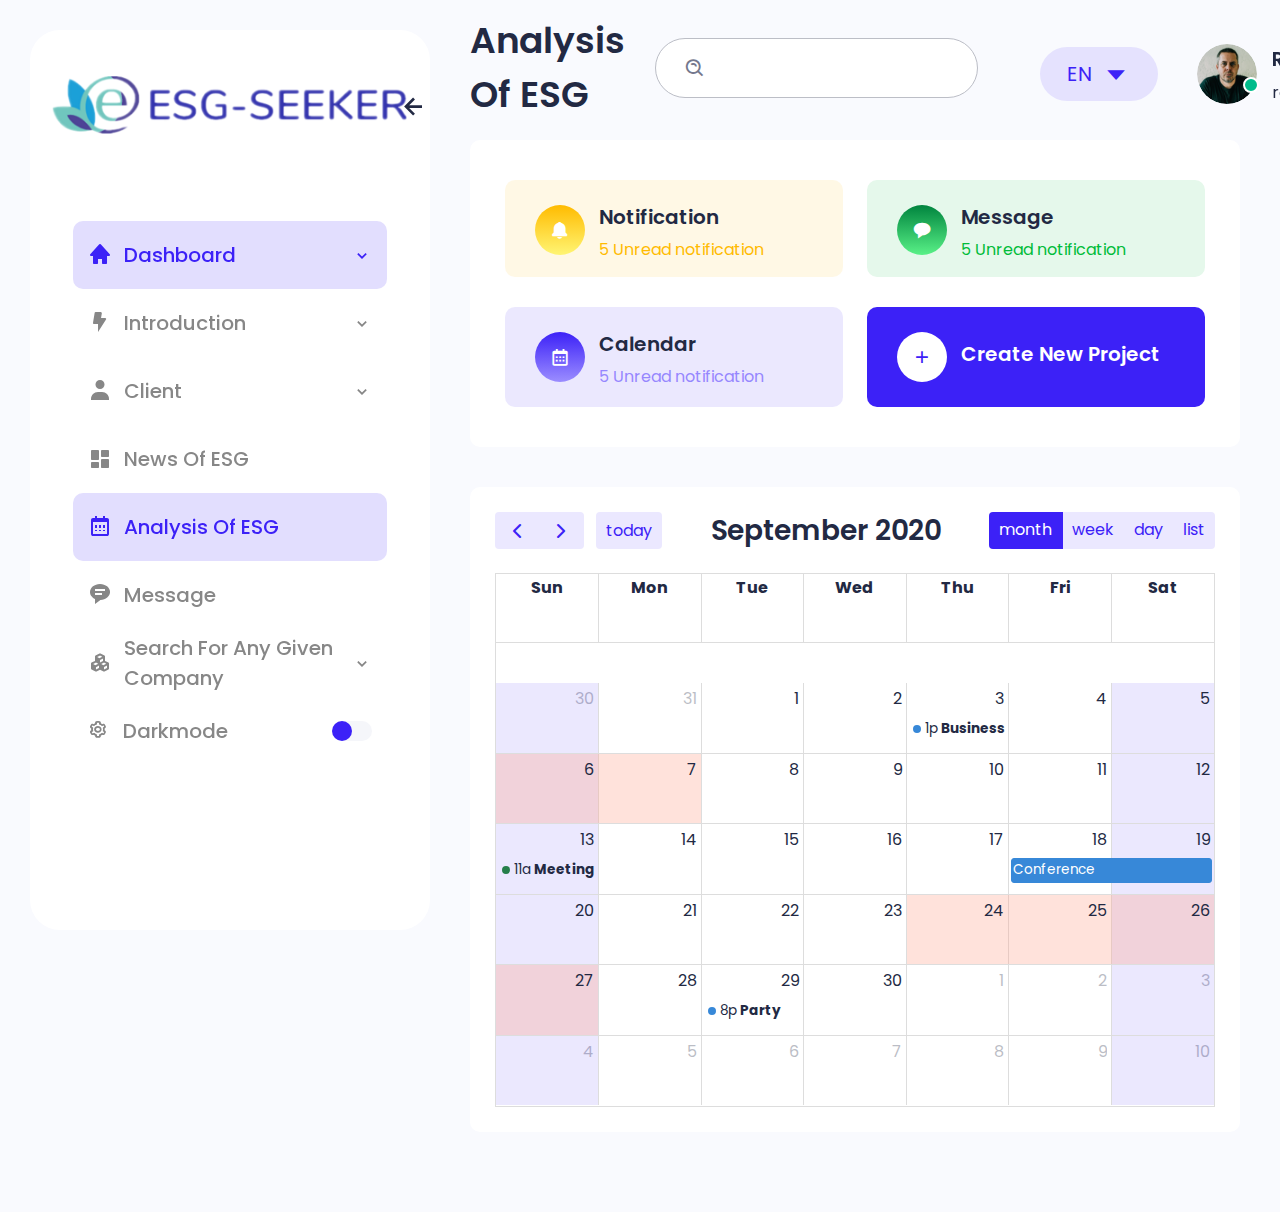
<file: analysis-of-esg.html>
<!DOCTYPE html>
<html lang="en">
<head>
<meta charset="UTF-8">
<meta http-equiv="X-UA-Compatible" content="IE=edge">
<meta name="viewport" content="width=device-width, initial-scale=1.0">
<title>
        Protend - Project Management Admin Dashboard HTML Template
    </title>

<link rel="preconnect" href="https://fonts.gstatic.com/">
<link href="static/css/css2.css" rel="stylesheet">

<link href='static/css/boxicons.min.css' rel='stylesheet'>
<link rel="stylesheet" href="static/css/icons.min.css">

<link rel="stylesheet" href="static/css/main.min.css">

<link rel="stylesheet" href="static/css/bootstrap.min.css">
<link rel="stylesheet" href="static/css/grid.css">
<link rel="stylesheet" href="static/css/style.css">
<link rel="stylesheet" href="static/css/responsive.css">
</head>
<body class="sidebar-expand">

<div class="sidebar">
<div class="sidebar-logo">
<a href="index1.html">
<img src="static/picture/logo.png" alt="Protend logo">
</a>
<div class="sidebar-close" id="sidebar-close">
<i class='bx bx-left-arrow-alt'></i>
</div>
</div>

<div class="simlebar-sc" data-simplebar="">
<ul class="sidebar-menu tf">
    <li class="sidebar-submenu">
    <a href="" class="sidebar-menu-dropdown">
    <i class='bx bxs-home'></i>
    <span>Dashboard</span>
    <div class="dropdown-icon">
    <i class='bx bx-chevron-down'></i>
    </div>
    </a>
    <ul class="sidebar-menu sidebar-menu-dropdown-content">
    <li>
    <a href="">
    Dashboard
    </a>
    </li>
    <li>
    <a href="user-profile.html">
    User Profile
    </a>
    </li>
    <li>
    <a href="user-login.html">
    User Login
    </a>
    </li>
    <li>
    <a href="new-account.html">
    New Account
    </a>
    </li>
    </ul>
    </li>
    <li class="sidebar-submenu">
    <a href="the-definition-and-history-of-esg.html" class="sidebar-menu-dropdown">
    <i class='bx bxs-bolt'></i>
    <span>Introduction</span>
    <div class="dropdown-icon"><i class='bx bx-chevron-down'></i></div>
    </a>
    <ul class="sidebar-menu sidebar-menu-dropdown-content">
    <li>
    <a href="the-definition-and-history-of-esg.html">
    The definition and history of ESG
    </a>
    </li>
    <li>
    <a href="why-choose-esg.html">
    Why choose ESG
    </a>
    </li>
    <li>
    <a href="our-team.html">
    Our team
    </a>
    </li>
    </ul>
    </li>
    <li class="sidebar-submenu">
    <a href="clients.html" class="sidebar-menu-dropdown">
    <i class='bx bxs-user'></i>
    <span>Client</span>
    <div class="dropdown-icon"><i class='bx bx-chevron-down'></i></div>
    </a>
    <ul class="sidebar-menu sidebar-menu-dropdown-content">
    <li>
    <a href="clients.html">
    Manager Client
    </a>
    </li>
    <li>
    <a href="client-details.html">
    Client Details
    </a>
    </li>
    </ul>
    </li>
    <li>
    <a href="news-of-esg.html">
    <i class='bx bxs-dashboard'></i>
    <span>News of ESG</span>
    </a>
    </li>
    <li>
    <a href="analysis-of-esg.html">
    <i class='bx bx-calendar'></i>
    <span>Analysis of ESG</span>
    </a>
    </li>
    <li>
    <a href="message.html">
    <i class='bx bxs-message-rounded-detail'></i>
    <span>Message</span>
    </a>
    </li>
    <li class="sidebar-submenu">
    <a href="search.html" class="sidebar-menu-dropdown">
    <i class='bx bxs-component'></i>
    <span>Search for any given company</span>
    <div class="dropdown-icon"><i class='bx bx-chevron-down'></i></div>
    </a>
    <ul class="sidebar-menu sidebar-menu-dropdown-content">
    <li>
    <a href="search.html">
    Search
    </a>
    </li>
    </ul>
    </li>
    <li>
    <a class="darkmode-toggle" id="darkmode-toggle" onclick="switchTheme()">
    <div>
    <i class='bx bx-cog mr-10'></i>
    <span>darkmode</span>
    </div>
    <span class="darkmode-switch"></span>
    </a>
    </li>
    </ul>
</div>

</div>


<div class="main-header">
<div class="d-flex">
<div class="mobile-toggle" id="mobile-toggle">
<i class='bx bx-menu'></i>
</div>
<div class="main-title">
analysis of eSG
</div>
</div>
<div class="d-flex align-items-center">

<form class="app-search d-none d-lg-block">
<div class="position-relative">
<input type="text" class="form-control" placeholder="Search">
<span class="bx bx-search-alt"></span>
</div>
</form>
<div class="dropdown d-inline-block d-lg-none ms-2">
<button type="button" class="btn header-item noti-icon waves-effect" id="page-header-search-dropdown" data-bs-toggle="dropdown" aria-haspopup="true" aria-expanded="false">
<i class='bx bx-search-alt'></i>
</button>
<div class="dropdown-menu dropdown-menu-lg dropdown-menu-end p-0" aria-labelledby="page-header-search-dropdown">
<form class="p-3">
<div class="form-group m-0">
<div class="input-group">
<input type="text" class="form-control" placeholder="Search ..." aria-label="Recipient's username">
<div class="input-group-append">
<button class="btn btn-primary h-100" type="submit"><i class='bx bx-search-alt'></i></button>
</div>
</div>
</div>
</form>
</div>
</div>
<div class="dropdown d-inline-block">
<button type="button" class="btn header-item" data-bs-toggle="dropdown" aria-haspopup="true" aria-expanded="false">
<span class="btn dropdown-toggle" id="header-lang-img">
EN
<i class='bx bx-caret-down'></i>
</span>
</button>
<div class="dropdown-menu dropdown-menu-end">

<a href="javascript:void(0);" class="dropdown-item notify-item language" data-lang="en">
<img src="static/picture/us.jpg" alt="user-image" class="me-1" height="12"> <span class="align-middle">English</span>
</a>

<a href="javascript:void(0);" class="dropdown-item notify-item language" data-lang="sp">
<img src="static/picture/spain.jpg" alt="user-image" class="me-1" height="12"> <span class="align-middle">Spanish</span>
</a>

<a href="javascript:void(0);" class="dropdown-item notify-item language" data-lang="gr">
<img src="static/picture/germany.jpg" alt="user-image" class="me-1" height="12"> <span class="align-middle">German</span>
</a>

<a href="javascript:void(0);" class="dropdown-item notify-item language" data-lang="it">
<img src="static/picture/italy.jpg" alt="user-image" class="me-1" height="12"> <span class="align-middle">Italian</span>
</a>

<a href="javascript:void(0);" class="dropdown-item notify-item language" data-lang="ru">
<img src="static/picture/russia.jpg" alt="user-image" class="me-1" height="12"> <span class="align-middle">Russian</span>
</a>
</div>
</div>

<div class="dropdown d-inline-block mt-12">
<button type="button" class="btn header-item waves-effect" id="page-header-user-dropdown" data-bs-toggle="dropdown" aria-haspopup="true" aria-expanded="false">
<img class="rounded-circle header-profile-user" src="static/picture/profile.png" alt="Header Avatar">
<span class="pulse-css"></span>
<span class="info d-xl-inline-block  color-span">
<span class="d-block fs-20 font-w600">Randy Riley</span>
<span class="d-block mt-7"><a href="email-protection.html" class="__cf_email__" data-cfemail="5a283b343e23742833363f231a3d373b333674393537">[email&#160;protected]</a></span>
</span>
<i class='bx bx-chevron-down'></i>
</button>
<div class="dropdown-menu dropdown-menu-end">

<a class="dropdown-item" href="#"><i class="bx bx-user font-size-16 align-middle me-1"></i> <span>Profile</span></a>
<a class="dropdown-item" href="#"><i class="bx bx-wallet font-size-16 align-middle me-1"></i> <span>My Wallet</span></a>
<a class="dropdown-item d-block" href="#"><span class="badge bg-success float-end">11</span><i class="bx bx-wrench font-size-16 align-middle me-1"></i> <span>Settings</span></a>
<a class="dropdown-item" href="#"><i class="bx bx-lock-open font-size-16 align-middle me-1"></i> <span>Lock screen</span></a>
<div class="dropdown-divider"></div>
<a class="dropdown-item text-danger" href="user-login.html"><i class="bx bx-power-off font-size-16 align-middle me-1 text-danger"></i> <span>Logout</span></a>
</div>
</div>
</div>
</div>


<div class="main">
<div class="main-content message">
<div class="row">
<div class="col-12">
<div class="box card-box">
<div class="icon-box bg-color-1">
<div class="icon bg-icon-1">
<i class="bx bxs-bell bx-tada"></i>
</div>
<div class="content">
<h5 class="title-box">Notification</h5>
<p class="color-1 mb-0 pt-4">5 Unread notification</p>
</div>
</div>
<div class="icon-box bg-color-2">
<div class="icon bg-icon-2">
<i class='bx bxs-message-rounded'></i>
</div>
<div class="content click-c">
<h5 class="title-box">Message</h5>
<p class="color-2 mb-0 pt-4">5 Unread notification</p>
</div>
<div class="notification-list card">
<div class="top box-header">
<h5>Notification</h5>
</div>
<div class="pd-1r">
<div class="divider"></div>
</div>
<div class="box-body">
<ul class="list">
<li class="d-flex no-seen">
<div class="img-mess"><img class="mr-14" src="static/picture/avt-1.png" alt="avt"></div>
<div class="info">
<a href="#" class="font-w600 mb-0 color-primary">Elizabeth Holland</a>
<p class="pb-0 mb-0 line-h14 mt-6">Proin ac quam et lectus vestibulum</p>
</div>
</li>
<li class="d-flex">
<div class="img-mess"><img class="mr-14" src="static/picture/avt-1.png" alt="avt"></div>
<div class="info">
<a href="#" class="font-w600 mb-0 color-primary">Elizabeth Holland</a>
<p class="pb-0 mb-0 line-h14 mt-6">Proin ac quam et lectus vestibulum</p>
</div>
</li>
</ul>
<div class="btn-view">
<a class="font-w600 h5" href="message.html">View All</a>
</div>
</div>
</div>
</div>
<div class="icon-box bg-color-3">
<a class="create d-flex" href="">
<div class="icon bg-icon-3">
<i class="bx bx-calendar"></i>
</div>
<div class="content">
<h5 class="title-box">Calendar</h5>
<p class="color-3 mb-0 pt-4">5 Unread notification</p>
</div>
</a>
</div>
<div class="icon-box bg-color-4">
<a class="create d-flex" href="#" data-toggle="modal" data-target="#add_project">
<div class="icon bg-white">
<i class="bx bx-plus"></i>
</div>
<div class="content d-flex align-items-center">
<h5 class="color-white">Create New Project</h5>
</div>
</a>
</div>
</div>
</div>
</div>
<div class="row">
<div class="col-12">
<div class="box">
<div class="box-body">
<div id="calendar"></div>
</div>
</div>
</div>
</div>
<div id="add_project" class="modal custom-modal fade" role="dialog">
<div class="modal-dialog modal-dialog-centered modal-lg" role="document">
<div class="modal-content">
<div class="modal-header">
<h5 class="modal-title">Create Project</h5>
<button type="button" class="close" data-dismiss="modal" aria-label="Close">
<span aria-hidden="true">&times;</span>
</button>
</div>
<div class="modal-body">
<form>
<div class="row">
<div class="col-sm-6">
<div class="form-group">
<label>Project Name</label>
<input class="form-control" value="" type="text">
</div>
</div>
<div class="col-sm-6">
<div class="form-group">
<label>Client</label>
<select class="select">
<option>Client 1</option>
<option>Client 2</option>
</select>
</div>
</div>
</div>
<div class="row">
<div class="col-sm-6">
<div class="form-group">
<label>Start Date</label>
<div class="cal-icon">
<input class="form-control " type="date">
</div>
</div>
</div>
<div class="col-sm-6">
<div class="form-group">
<label>End Date</label>
<div class="cal-icon">
<input class="form-control " type="date">
 </div>
</div>
</div>
</div>
<div class="row">
<div class="col-sm-3">
<div class="form-group">
<label>Rate</label>
<input placeholder="$50" class="form-control" value="" type="text">
</div>
</div>
<div class="col-sm-3">
<div class="form-group">
<label>&nbsp;</label>
<select class="select">
<option>Hourly</option>
<option selected="">Fixed</option>
</select>
</div>
</div>
<div class="col-sm-6">
<div class="form-group">
<label>Priority</label>
<select class="select">
<option selected="">High</option>
<option>Medium</option>
<option>Low</option>
</select>
</div>
</div>
</div>
<div class="form-group">
<label>Description</label>
<textarea rows="4" class="form-control" placeholder="Enter your message here"></textarea>
</div>
<div class="form-group">
<label>Upload Files</label>
<input class="form-control" type="file">
</div>
<div class="submit-section">
<button class="btn btn-primary submit-btn">Save</button>
</div>
</form>
</div>
</div>
</div>
</div>
</div>
</div>

<div class="overlay"></div>


<script data-cfasync="false" src="static/js/email-decode.min.js"></script><script src="static/js/jquery.min.js"></script>
<script src="static/js/jquery-ui.min.js"></script>
<script src="static/js/moment.min.js"></script>
<script src="static/js/apexcharts.js"></script>
<script src="static/js/bootstrap.bundle.min.js"></script>
<script src="static/js/jquery.peity.min.js"></script>
<script src="static/js/Chart.bundle.min.js"></script>
<script src="static/js/owl.carousel.min.js"></script>
<script src="static/js/bootstrap.min.js"></script>
<script src="static/js/main.min.js"></script>
<script src="static/js/simplebar.min.js"></script>

<script src="static/js/main.js"></script>
<script src="static/js/shortcode.js"></script>
<script src="static/js/fullcalendar.js"></script>
</body>
</html>
</file>
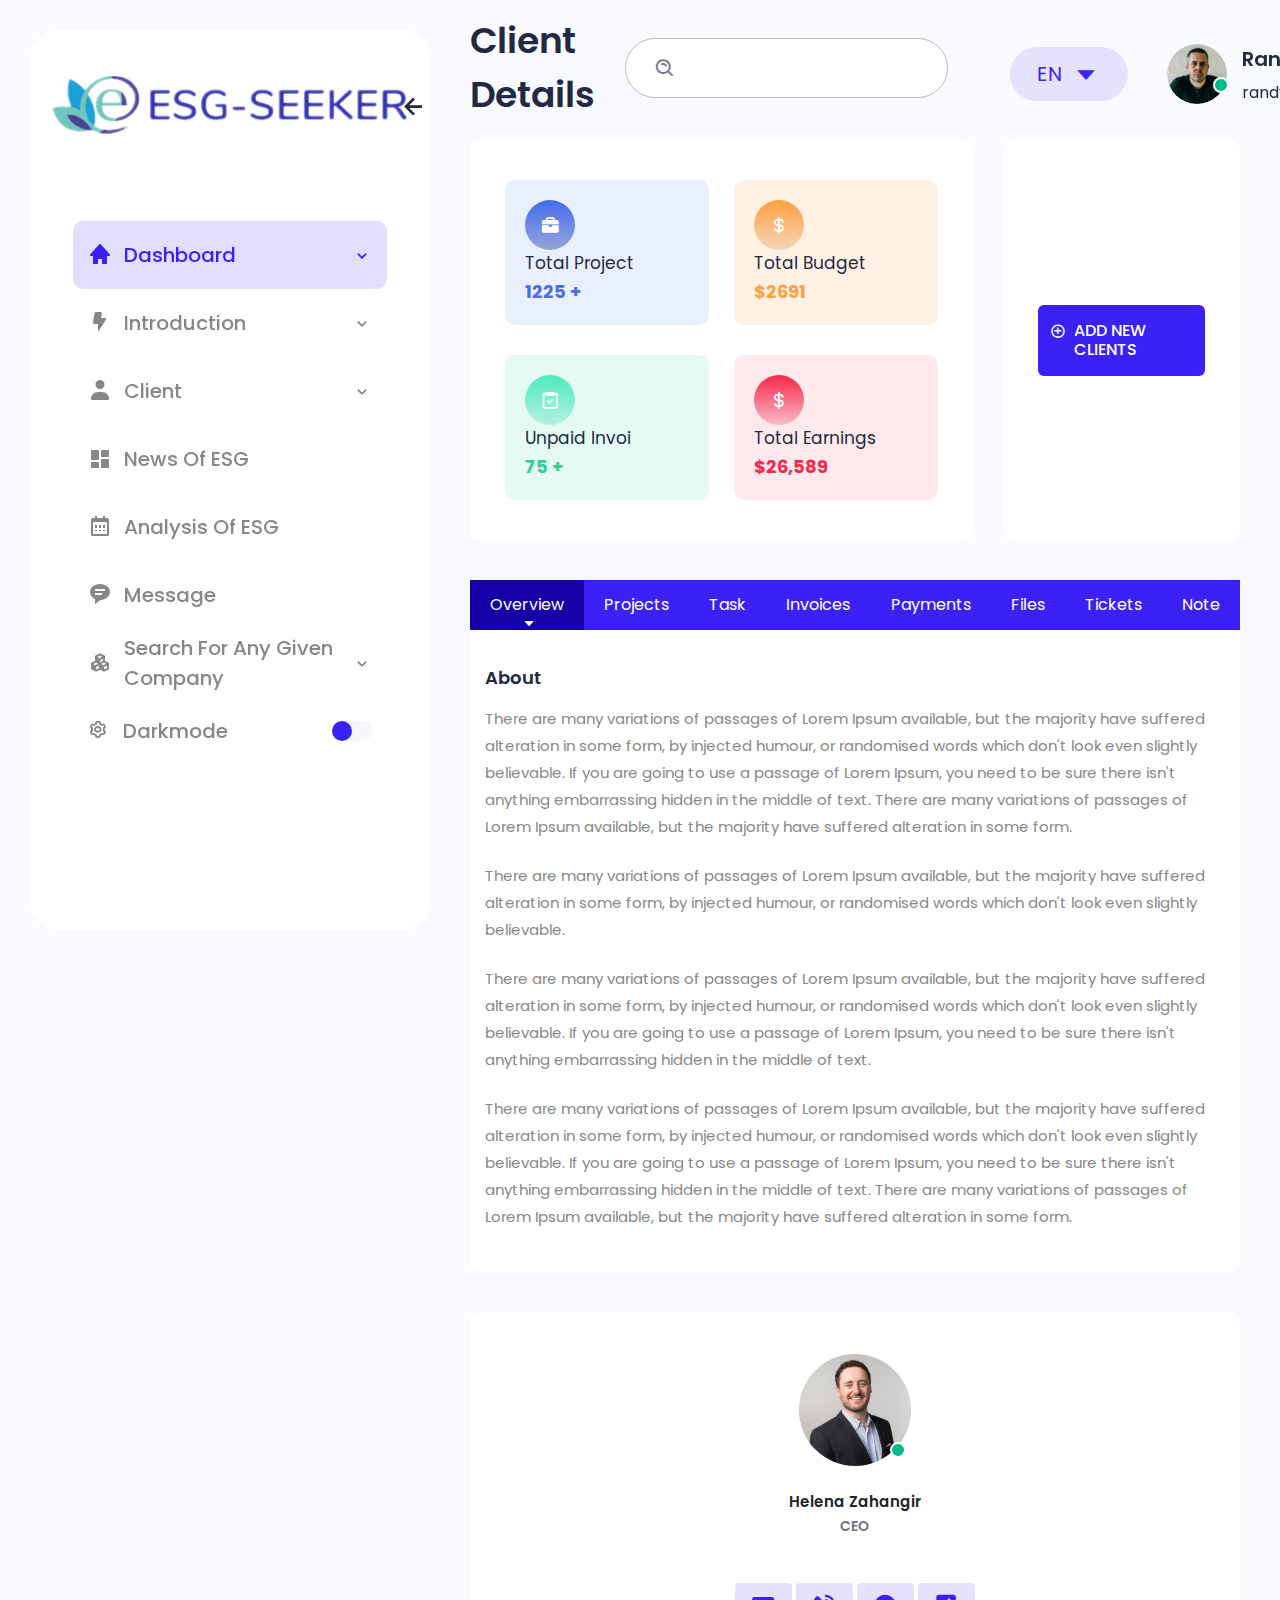
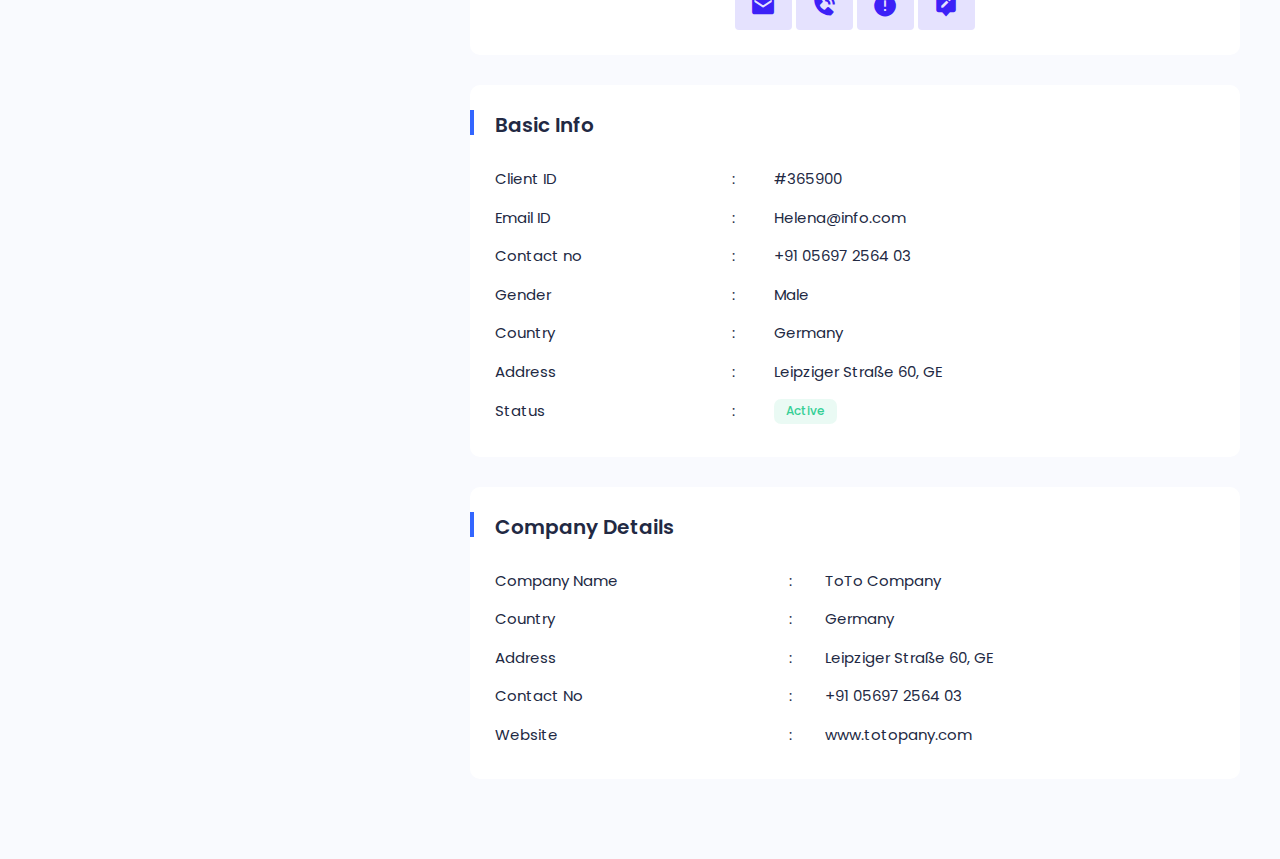
<file: client-details.html>
<!DOCTYPE html>
<html lang="en">
<head>
<meta charset="UTF-8">
<meta http-equiv="X-UA-Compatible" content="IE=edge">
<meta name="viewport" content="width=device-width, initial-scale=1.0">
<title>
        Protend - Project Management Admin Dashboard HTML Template
    </title>

<link rel="preconnect" href="https://fonts.gstatic.com/">
<link href="static/css/css2.css" rel="stylesheet">

<link href='static/css/boxicons.min.css' rel='stylesheet'>
<link rel="stylesheet" href="static/css/icons.min.css">

<link rel="stylesheet" href="static/css/bootstrap-datepicker.min.css">
<link rel="stylesheet" href="static/css/datepicker.css">
<link rel="stylesheet" href="static/css/dataTables.bootstrap5.css">
<link rel="stylesheet" href="static/css/rating-themes.css">

<link rel="stylesheet" href="static/css/bootstrap.min.css">
<link rel="stylesheet" href="static/css/grid.css">
<link rel="stylesheet" href="static/css/style.css">
<link rel="stylesheet" href="static/css/responsive.css">
</head>
<body class="sidebar-expand">

<div class="sidebar">
<div class="sidebar-logo">
<a href="index1.html">
<img src="static/picture/logo.png" alt="Protend logo">
</a>
<div class="sidebar-close" id="sidebar-close">
<i class='bx bx-left-arrow-alt'></i>
</div>
</div>

<div class="simlebar-sc" data-simplebar="">
<ul class="sidebar-menu tf">
    <li class="sidebar-submenu">
    <a href="" class="sidebar-menu-dropdown">
    <i class='bx bxs-home'></i>
    <span>Dashboard</span>
    <div class="dropdown-icon">
    <i class='bx bx-chevron-down'></i>
    </div>
    </a>
    <ul class="sidebar-menu sidebar-menu-dropdown-content">
    <li>
    <a href="">
    Dashboard
    </a>
    </li>
    <li>
    <a href="user-profile.html">
    User Profile
    </a>
    </li>
    <li>
    <a href="user-login.html">
    User Login
    </a>
    </li>
    <li>
    <a href="new-account.html">
    New Account
    </a>
    </li>
    </ul>
    </li>
    <li class="sidebar-submenu">
    <a href="the-definition-and-history-of-esg.html" class="sidebar-menu-dropdown">
    <i class='bx bxs-bolt'></i>
    <span>Introduction</span>
    <div class="dropdown-icon"><i class='bx bx-chevron-down'></i></div>
    </a>
    <ul class="sidebar-menu sidebar-menu-dropdown-content">
    <li>
    <a href="the-definition-and-history-of-esg.html">
    The definition and history of ESG
    </a>
    </li>
    <li>
    <a href="why-choose-esg.html">
    Why choose ESG
    </a>
    </li>
    <li>
    <a href="our-team.html">
    Our team
    </a>
    </li>
    </ul>
    </li>
    <li class="sidebar-submenu">
    <a href="clients.html" class="sidebar-menu-dropdown">
    <i class='bx bxs-user'></i>
    <span>Client</span>
    <div class="dropdown-icon"><i class='bx bx-chevron-down'></i></div>
    </a>
    <ul class="sidebar-menu sidebar-menu-dropdown-content">
    <li>
    <a href="clients.html">
    Manager Client
    </a>
    </li>
    <li>
    <a href="client-details.html">
    Client Details
    </a>
    </li>
    </ul>
    </li>
    <li>
    <a href="news-of-esg.html">
    <i class='bx bxs-dashboard'></i>
    <span>News of ESG</span>
    </a>
    </li>
    <li>
    <a href="analysis-of-esg.html">
    <i class='bx bx-calendar'></i>
    <span>Analysis of ESG</span>
    </a>
    </li>
    <li>
    <a href="message.html">
    <i class='bx bxs-message-rounded-detail'></i>
    <span>Message</span>
    </a>
    </li>
    <li class="sidebar-submenu">
    <a href="search.html" class="sidebar-menu-dropdown">
    <i class='bx bxs-component'></i>
    <span>Search for any given company</span>
    <div class="dropdown-icon"><i class='bx bx-chevron-down'></i></div>
    </a>
    <ul class="sidebar-menu sidebar-menu-dropdown-content">
    <li>
    <a href="search.html">
    Search
    </a>
    </li>
    </ul>
    </li>
    <li>
    <a class="darkmode-toggle" id="darkmode-toggle" onclick="switchTheme()">
    <div>
    <i class='bx bx-cog mr-10'></i>
    <span>darkmode</span>
    </div>
    <span class="darkmode-switch"></span>
    </a>
    </li>
    </ul>
</div>

</div>


<div class="main-header">
<div class="d-flex">
<div class="mobile-toggle" id="mobile-toggle">
<i class='bx bx-menu'></i>
</div>
<div class="main-title">
Client Details
</div>
</div>
<div class="d-flex align-items-center">

<form class="app-search d-none d-lg-block">
<div class="position-relative">
<input type="text" class="form-control" placeholder="Search">
<span class="bx bx-search-alt"></span>
</div>
</form>
<div class="dropdown d-inline-block d-lg-none ms-2">
<button type="button" class="btn header-item noti-icon waves-effect" id="page-header-search-dropdown" data-bs-toggle="dropdown" aria-haspopup="true" aria-expanded="false">
<i class='bx bx-search-alt'></i>
</button>
 <div class="dropdown-menu dropdown-menu-lg dropdown-menu-end p-0" aria-labelledby="page-header-search-dropdown">
<form class="p-3">
<div class="form-group m-0">
<div class="input-group">
<input type="text" class="form-control" placeholder="Search ...">
<div class="input-group-append">
<button class="btn btn-primary h-100" type="submit"><i class='bx bx-search-alt'></i></button>
</div>
</div>
</div>
</form>
</div>
</div>
<div class="dropdown d-inline-block">
<button type="button" class="btn header-item" data-bs-toggle="dropdown" aria-haspopup="true" aria-expanded="false">
<span class="btn dropdown-toggle" id="header-lang-img">
EN
<i class='bx bx-caret-down'></i>
</span>
</button>
<div class="dropdown-menu dropdown-menu-end">

<a href="javascript:void(0);" class="dropdown-item notify-item language" data-lang="en">
<img src="static/picture/us.jpg" alt="user-image" class="me-1" height="12"> <span class="align-middle">English</span>
</a>

<a href="javascript:void(0);" class="dropdown-item notify-item language" data-lang="sp">
<img src="static/picture/spain.jpg" alt="user-image" class="me-1" height="12"> <span class="align-middle">Spanish</span>
</a>

<a href="javascript:void(0);" class="dropdown-item notify-item language" data-lang="gr">
<img src="static/picture/germany.jpg" alt="user-image" class="me-1" height="12"> <span class="align-middle">German</span>
</a>

<a href="javascript:void(0);" class="dropdown-item notify-item language" data-lang="it">
<img src="static/picture/italy.jpg" alt="user-image" class="me-1" height="12"> <span class="align-middle">Italian</span>
</a>

<a href="javascript:void(0);" class="dropdown-item notify-item language" data-lang="ru">
<img src="static/picture/russia.jpg" alt="user-image" class="me-1" height="12"> <span class="align-middle">Russian</span>
</a>
</div>
</div>

<div class="dropdown d-inline-block mt-12">
<button type="button" class="btn header-item waves-effect" id="page-header-user-dropdown" data-bs-toggle="dropdown" aria-haspopup="true" aria-expanded="false">
<img class="rounded-circle header-profile-user" src="static/picture/profile.png" alt="Header Avatar">
<span class="pulse-css"></span>
<span class="info d-xl-inline-block  color-span">
<span class="d-block fs-20 font-w600">Randy Riley</span>
<span class="d-block mt-7"><a href="email-protection.html" class="__cf_email__" data-cfemail="66140708021f48140f0a031f26010b070f0a48">[email&#160;protected]</a>com</span>
</span>
<i class='bx bx-chevron-down'></i>
</button>
<div class="dropdown-menu dropdown-menu-end">

<a class="dropdown-item" href="#"><i class="bx bx-user font-size-16 align-middle me-1"></i> <span>Profile</span></a>
<a class="dropdown-item" href="#"><i class="bx bx-wallet font-size-16 align-middle me-1"></i> <span>My Wallet</span></a>
<a class="dropdown-item d-block" href="#"><span class="badge bg-success float-end">11</span><i class="bx bx-wrench font-size-16 align-middle me-1"></i> <span>Settings</span></a>
<a class="dropdown-item" href="#"><i class="bx bx-lock-open font-size-16 align-middle me-1"></i> <span>Lock screen</span></a>
<div class="dropdown-divider"></div>
<a class="dropdown-item text-danger" href="user-login.html"><i class="bx bx-power-off font-size-16 align-middle me-1 text-danger"></i> <span>Logout</span></a>
</div>
</div>
</div>
</div>


<div class="main">
<div class="main-content client project">
<div class="row">
<div class="col-9 col-xl-7 col-md-8 col-sm-12 mb-20">
<div class="box card-box mb-20">
<div class="icon-box bg-color-10">
<div class="icon bg-icon-10">
<i class='bx bxs-briefcase'></i>
</div>
<div class="content color-10">
<h5 class="title-box fs-17 font-w400 mb-1">Total Project</h5>
<div class="themesflat-counter fs-18 font-wb">
<span class="number" data-from="0" data-to="1225" data-speed="2500" data-inviewport="yes">1225 +</span>
</div>
</div>
</div>
<div class="icon-box bg-color-11">
<div class="icon bg-icon-11">
<i class='bx bx-dollar'></i>
</div>
<div class="content click-c color-11">
<h5 class="title-box fs-17 font-w400 mb-1">Total Budget</h5>
<div class="themesflat-counter fs-18 font-wb">
<span class="number" data-from="0" data-to="309" data-speed="2500" data-inviewport="yes">$2691</span>
</div>
</div>
</div>
<div class="icon-box bg-color-12">
<div class="icon bg-icon-12">
<i class='bx bx-task'></i>
</div>
<div class="content click-c color-12">
<h5 class="title-box fs-17 font-w400 mb-1">Unpaid Invoi</h5>
<div class="themesflat-counter fs-18 font-wb">
<span class="number" data-from="0" data-to="309" data-speed="2500" data-inviewport="yes">75 +</span>
</div>
</div>
</div>
<div class="icon-box bg-color-13">
<div class="icon bg-icon-13">
<i class='bx bx-dollar color-white'></i>
</div>
<div class="content click-c color-13">
<h5 class="title-box fs-17 font-w400 mb-1">Total Earnings</h5>
 <div class="themesflat-counter fs-18 font-wb">
<span class="number" data-from="0" data-to="309" data-speed="2500" data-inviewport="yes">$26,589</span>
</div>
</div>
</div>
</div>
</div>
<div class="col-3 col-xl-5 col-md-4 col-sm-12 ">
<div class="box h-100 d-flex align-items-center">
<a class="create d-flex bg-primary justify-content-center" href="#">
<div class="icon color-white pt-4 pr-8">
<i class='bx bx-plus-circle'></i>
</div>
<div class="content">
<h5 class="color-white">ADD NEW CLIENTS</h5>
</div>
</a>
</div>
</div>
</div>
<div class="row">
<div class="col-8 col-xl-12">
<div class="box pd-0">
<div class="tab-menu-heading hremp-tabs p-0 ">
<div class="tabs-menu1">

<ul class="nav panel-tabs w-100 d-flex justify-content-between">
<li class=""><a href="#tab5" class="active" data-bs-toggle="tab">Overview</a></li>
<li><a href="#tab6" data-bs-toggle="tab" class="">Projects</a></li>
<li><a href="#tab7" data-bs-toggle="tab">Task</a></li>
<li><a href="#tab8" data-bs-toggle="tab">Invoices</a></li>
<li><a href="#tab9" data-bs-toggle="tab">Payments</a></li>
<li><a href="#tab10" data-bs-toggle="tab">Files</a></li>
<li><a href="#tab11" data-bs-toggle="tab">Tickets</a></li>
<li><a href="#tab12" data-bs-toggle="tab">Note</a></li>
</ul>
</div>
</div>
<div class="panel-body tabs-menu-body hremp-tabs1 p-0">
<div class="tab-content">
<div class="tab-pane active" id="tab5">
<div class="box-body pl-15 pr-15 pb-20 pr-0">
<h5 class="mb-10 mt-32 font-w600 fs-18 line-h18">About</h5>
<p class="fs-15 line-h18 mb-22">There are many variations of passages of Lorem Ipsum available, but the majority have suffered alteration in some form, by injected humour, or randomised words which don't look even slightly believable. If you are
going to use a passage of Lorem Ipsum, you need to be sure there isn't anything embarrassing hidden in the middle of text. There are many variations of passages of Lorem Ipsum available, but the majority have
suffered alteration in some form.</p>
<p class="fs-15 line-h18 mb-22">There are many variations of passages of Lorem Ipsum available, but the majority have suffered alteration in some form, by injected humour, or randomised words which don't look even slightly believable.</p>
<p class="fs-15 line-h18 mb-22">There are many variations of passages of Lorem Ipsum available, but the majority have suffered alteration in some form, by injected humour, or randomised words which don't look even slightly believable. If you are
going to use a passage of Lorem Ipsum, you need to be sure there isn't anything embarrassing hidden in the middle of text.</p>
 <p class="fs-15 line-h18 mb-22">There are many variations of passages of Lorem Ipsum available, but the majority have suffered alteration in some form, by injected humour, or randomised words which don't look even slightly believable. If you are
going to use a passage of Lorem Ipsum, you need to be sure there isn't anything embarrassing hidden in the middle of text. There are many variations of passages of Lorem Ipsum available, but the majority have
suffered alteration in some form.</p>
</div>
</div>
<div class="tab-pane" id="tab6">
<div class="box-body pl-15 pr-15 pb-20 table-responsive activity mt-10">
<table class="table table-vcenter text-nowrap table-bordered dataTable no-footer mw-100" id="task-profile" role="grid">
<thead>
<tr class="top">
<th class="border-bottom-0 sorting fs-14 font-w500" tabindex="0" aria-controls="task-profile" rowspan="1" colspan="1" style="width: 222.312px;">Project</th>
<th class="border-bottom-0 sorting fs-14 font-w500" tabindex="0" aria-controls="task-profile" rowspan="1" colspan="1" style="width: 84.8281px;">Team</th>
<th class="border-bottom-0 sorting fs-14 font-w500" tabindex="0" aria-controls="task-profile" rowspan="1" colspan="1" style="width: 87.9844px;">Start</th>
<th class="border-bottom-0 sorting fs-14 font-w500" tabindex="0" aria-controls="task-profile" rowspan="1" colspan="1" style="width: 87.9844px;">Deadline</th>
<th class="border-bottom-0 sorting fs-14 font-w500" tabindex="0" aria-controls="task-profile" rowspan="1" colspan="1" style="width: 71.875px;">Progress</th>
<th class="border-bottom-0 sorting fs-14 font-w500" tabindex="0" aria-controls="task-profile" rowspan="1" colspan="1" style="width: 110.719px;">Work Status</th>
<th class="border-bottom-0 sorting_disabled fs-14 font-w500" rowspan="1" colspan="1" style="width: 145.391px;">Action</th>
</tr>
</thead>
<tbody>
<tr class="odd">
<td>
<a href="#" class="d-flex "> <span>Design Updated</span> </a>
</td>
<td>
<ul class="user-list mb-0">
<li><img src="static/picture/user-1.png" alt="user"></li>
<li><img src="static/picture/user-2.png" alt="user"></li>
<li><img src="static/picture/user-3.png" alt="user"></li>
</ul>
</td>
<td>12-02-2021</td>
<td>16-06-2021</td>
<td>
<div class="progress progress-sm">
<div class="progress-bar bg-primary w-30"></div>
 </div>
</td>
<td><span class="badge badge-warning">On hold</span></td>
<td>
<div class="dropdown">
<a href="javascript:void(0);" class="btn-link" data-bs-toggle="dropdown" aria-expanded="false">
<i class='bx bx-dots-horizontal-rounded'></i>
</a>
<div class="dropdown-menu dropdown-menu-right">
<a class="dropdown-item" href="#" data-toggle="modal" data-target="#delete_client"><i class="bx bx-trash"></i> Delete</a>
<a class="dropdown-item" href="#" data-toggle="modal" data-target="#edit_client"><i class="bx bx-edit mr-5"></i>Edit</a>
</div>
</div>
</td>
</tr>
<tr class="even">
<td>
<a href="#" class="d-flex "> <span>Website Develop</span> </a>
</td>
<td>
<ul class="user-list mb-0">
<li><img src="static/picture/user-1.png" alt="user"></li>
<li><img src="static/picture/user-2.png" alt="user"></li>
<li><img src="static/picture/user-3.png" alt="user"></li>
</ul>
</td>
<td>01-01-2021</td>
<td>22-04-2021</td>
<td>
<div class="progress progress-sm">
<div class="progress-bar bg-yellow w-50"></div>
</div>
</td>
<td>
<div class="d-flex"> <span class="badge badge-danger">Dealy</span>
<div class="mt-1 ms-1"> <span class="feather feather-info text-danger" data-bs-toggle="tooltip" data-bs-placement="top" title="" data-bs-original-title="Dealy by 99 days"></span> </div>
</div>
</td>
<td>
<div class="dropdown">
<a href="javascript:void(0);" class="btn-link" data-bs-toggle="dropdown" aria-expanded="false">
<i class='bx bx-dots-horizontal-rounded'></i>
</a>
<div class="dropdown-menu dropdown-menu-right">
<a class="dropdown-item" href="#" data-toggle="modal" data-target="#delete_client"><i class="bx bx-trash"></i> Delete</a>
<a class="dropdown-item" href="#" data-toggle="modal" data-target="#edit_client"><i class="bx bx-edit mr-5"></i>Edit</a>
</div>
</div>
</td>
</tr>
<tr class="odd">
<td>
<a href="#" class="d-flex "><span>Digital Marketing</span> </a>
</td>
<td>
<ul class="user-list mb-0">
<li><img src="static/picture/user-1.png" alt="user"></li>
<li><img src="static/picture/user-2.png" alt="user"></li>
<li><img src="static/picture/user-3.png" alt="user"></li>
</ul>
</td>
<td>11-04-2021</td>
<td>16-06-2021</td>
<td>
<div class="progress progress-sm">
<div class="progress-bar bg-primary w-100"></div>
</div>
</td>
<td> <span class="badge badge-success">Completed</span> </td>
<td>
<div class="dropdown">
<a href="javascript:void(0);" class="btn-link" data-bs-toggle="dropdown" aria-expanded="false">
<i class='bx bx-dots-horizontal-rounded'></i>
</a>
<div class="dropdown-menu dropdown-menu-right">
<a class="dropdown-item" href="#" data-toggle="modal" data-target="#delete_client"><i class="bx bx-trash"></i> Delete</a>
<a class="dropdown-item" href="#" data-toggle="modal" data-target="#edit_client"><i class="bx bx-edit mr-5"></i>Edit</a>
</div>
</div>
</td>
</tr>
<tr class="even">
<td>
<a href="#" class="d-flex "><span>Ad Analysis</span> </a>
</td>
<td>
<ul class="user-list mb-0">
<li><img src="static/picture/user-1.png" alt="user"></li>
<li><img src="static/picture/user-2.png" alt="user"></li>
<li><img src="static/picture/user-3.png" alt="user"></li>
</ul>
</td>
<td>11-03-2021</td>
<td>19-05-2021</td>
<td>
<div class="progress progress-sm">
<div class="progress-bar bg-primary w-80"></div>
</div>
</td>
<td> <span class="badge badge-primary">On Progress</span> </td>
<td>
<div class="dropdown">
<a href="javascript:void(0);" class="btn-link" data-bs-toggle="dropdown" aria-expanded="false">
<i class='bx bx-dots-horizontal-rounded'></i>
</a>
<div class="dropdown-menu dropdown-menu-right">
<a class="dropdown-item" href="#" data-toggle="modal" data-target="#delete_client"><i class="bx bx-trash"></i> Delete</a>
<a class="dropdown-item" href="#" data-toggle="modal" data-target="#edit_client"><i class="bx bx-edit mr-5"></i>Edit</a>
</div>
</div>
</td>
</tr>
<tr class="odd">
<td>
<a href="#" class="d-flex "><span>Design update</span> </a>
</td>
<td>
<ul class="user-list mb-0">
<li><img src="static/picture/user-1.png" alt="user"></li>
<li><img src="static/picture/user-2.png" alt="user"></li>
<li><img src="static/picture/user-3.png" alt="user"></li>
</ul>
</td>
<td>05-02-2021</td>
<td>21-04-2021</td>
<td>
<div class="progress progress-sm">
<div class="progress-bar bg-primary w-70"></div>
</div>
</td>
<td> <span class="badge badge-primary">On Progress</span> </td>
<td>
<div class="dropdown">
<a href="javascript:void(0);" class="btn-link" data-bs-toggle="dropdown" aria-expanded="false">
<i class='bx bx-dots-horizontal-rounded'></i>
</a>
<div class="dropdown-menu dropdown-menu-right">
<a class="dropdown-item" href="#" data-toggle="modal" data-target="#delete_client"><i class="bx bx-trash"></i> Delete</a>
<a class="dropdown-item" href="#" data-toggle="modal" data-target="#edit_client"><i class="bx bx-edit mr-5"></i>Edit</a>
</div>
</div>
</td>
</tr>
<tr class="even">
<td>
<a href="#" class="d-flex "><span>Design update</span> </a>
</td>
<td>
<ul class="user-list mb-0">
<li><img src="static/picture/user-1.png" alt="user"></li>
<li><img src="static/picture/user-2.png" alt="user"></li>
<li><img src="static/picture/user-3.png" alt="user"></li>
</ul>
</td>
<td>21-01-2021</td>
<td>15-03-2021</td>
<td>
<div class="progress progress-sm">
<div class="progress-bar bg-primary w-40"></div>
</div>
</td>
<td>
<div class="d-flex"> <span class="badge badge-danger">Dealy</span>
<div class="mt-1 ms-1"> <span class="feather feather-info text-danger" data-bs-toggle="tooltip" data-bs-placement="top" title="" data-bs-original-title="Dealy by 30 days"></span> </div>
</div>
</td>
<td>
<div class="dropdown">
<a href="javascript:void(0);" class="btn-link" data-bs-toggle="dropdown" aria-expanded="false">
<i class='bx bx-dots-horizontal-rounded'></i>
</a>
<div class="dropdown-menu dropdown-menu-right">
<a class="dropdown-item" href="#" data-toggle="modal" data-target="#delete_client"><i class="bx bx-trash"></i> Delete</a>
<a class="dropdown-item" href="#" data-toggle="modal" data-target="#edit_client"><i class="bx bx-edit mr-5"></i>Edit</a>
</div>
</div>
</td>
</tr>
<tr class="odd">
<td>
<a href="#" class="d-flex "><span>Design update</span> </a>
</td>
<td>
<ul class="user-list mb-0">
<li><img src="static/picture/user-1.png" alt="user"></li>
<li><img src="static/picture/user-2.png" alt="user"></li>
<li><img src="static/picture/user-3.png" alt="user"></li>
</ul>
</td>
<td>23-01-2021</td>
<td>25-02-2021</td>
<td>
<div class="progress progress-sm">
<div class="progress-bar bg-yellow w-40"></div>
</div>
</td>
<td> <span class="badge badge-primary">On Progress</span> </td>
<td>
<div class="dropdown">
<a href="javascript:void(0);" class="btn-link" data-bs-toggle="dropdown" aria-expanded="false">
<i class='bx bx-dots-horizontal-rounded'></i>
</a>
<div class="dropdown-menu dropdown-menu-right">
<a class="dropdown-item" href="#" data-toggle="modal" data-target="#delete_client"><i class="bx bx-trash"></i> Delete</a>
<a class="dropdown-item" href="#" data-toggle="modal" data-target="#edit_client"><i class="bx bx-edit mr-5"></i>Edit</a>
</div>
</div>
</td>
</tr>
</tbody>
</table>
</div>
</div>
<div class="tab-pane" id="tab7">
<div class="box-body">
<table class="table table-vcenter text-nowrap table-bordered dataTable no-footer" id="task-profile-1" role="grid">
<thead>
<tr class="top">
<th class="border-bottom-0 text-center sorting fs-14 font-w500" tabindex="0" aria-controls="task-profile-1" rowspan="1" colspan="1" style="width: 26.6562px;">No</th>
<th class="border-bottom-0 sorting fs-14 font-w500" tabindex="0" aria-controls="task-profile-1" rowspan="1" colspan="1" style="width: 222.312px;">Task</th>
<th class="border-bottom-0 sorting fs-14 font-w500" tabindex="0" aria-controls="task-profile-1" rowspan="1" colspan="1" style="width: 84.8281px;">Priority</th>
<th class="border-bottom-0 sorting fs-14 font-w500" tabindex="0" aria-controls="task-profile-1" rowspan="1" colspan="1" style="width: 87.9844px;">Start Date</th>
<th class="border-bottom-0 sorting fs-14 font-w500" tabindex="0" aria-controls="task-profile-1" rowspan="1" colspan="1" style="width: 87.9844px;">Deadline</th>
<th class="border-bottom-0 sorting fs-14 font-w500" tabindex="0" aria-controls="task-profile-1" rowspan="1" colspan="1" style="width: 71.875px;">Progress</th>
<th class="border-bottom-0 sorting fs-14 font-w500" tabindex="0" aria-controls="task-profile-1" rowspan="1" colspan="1" style="width: 110.719px;">Work Status</th>
<th class="border-bottom-0 sorting_disabled fs-14 font-w500" rowspan="1" colspan="1" style="width: 145.391px;">Actions</th>
</tr>
</thead>
<tbody>
<tr class="odd">
<td class="text-center">1</td>
<td>
<a href="#" class="d-flex "> <span>Design Updated</span> </a>
</td>
<td><span class="badge badge-danger-light">High</span></td>
<td>12-02-2021</td>
<td>16-06-2021</td>
<td>
<div class="progress progress-sm">
<div class="progress-bar bg-primary w-30"></div>
</div>
</td>
<td><span class="badge badge-warning">On hold</span></td>
<td>
<div class="dropdown">
<a href="javascript:void(0);" class="btn-link" data-bs-toggle="dropdown" aria-expanded="false">
<i class='bx bx-dots-horizontal-rounded'></i>
</a>
<div class="dropdown-menu dropdown-menu-right">
<a class="dropdown-item" href="#" data-toggle="modal" data-target="#delete_client"><i class="bx bx-trash"></i> Delete</a>
<a class="dropdown-item" href="#" data-toggle="modal" data-target="#edit_client"><i class="bx bx-edit mr-5"></i>Edit</a>
</div>
</div>
</td>
</tr>
<tr class="even">
<td class="text-center">2</td>
<td>
<a href="#" class="d-flex "> <span>Website Develop</span> </a>
</td>
<td><span class="badge badge-success-light">Low</span></td>
<td>01-01-2021</td>
<td>22-04-2021</td>
<td>
<div class="progress progress-sm">
<div class="progress-bar bg-yellow w-50"></div>
</div>
</td>
<td>
<div class="d-flex"> <span class="badge badge-danger">Dealy</span>
<div class="mt-1 ms-1"> <span class="feather feather-info text-danger" data-bs-toggle="tooltip" data-bs-placement="top" title="" data-bs-original-title="Dealy by 99 days"></span> </div>
</div>
</td>
<td>
<div class="dropdown">
<a href="javascript:void(0);" class="btn-link" data-bs-toggle="dropdown" aria-expanded="false">
<i class='bx bx-dots-horizontal-rounded'></i>
</a>
<div class="dropdown-menu dropdown-menu-right">
<a class="dropdown-item" href="#" data-toggle="modal" data-target="#delete_client"><i class="bx bx-trash"></i> Delete</a>
<a class="dropdown-item" href="#" data-toggle="modal" data-target="#edit_client"><i class="bx bx-edit mr-5"></i>Edit</a>
</div>
</div>
</td>
</tr>
<tr class="odd">
<td class="text-center">3</td>
<td>
<a href="#" class="d-flex "><span>Digital Marketing</span> </a>
</td>
<td><span class="badge badge-warning-light">Medium</span></td>
<td>11-04-2021</td>
<td>16-06-2021</td>
<td>
<div class="progress progress-sm">
<div class="progress-bar bg-primary w-100"></div>
</div>
</td>
<td> <span class="badge badge-success">Completed</span> </td>
<td>
<div class="dropdown">
<a href="javascript:void(0);" class="btn-link" data-bs-toggle="dropdown" aria-expanded="false">
<i class='bx bx-dots-horizontal-rounded'></i>
</a>
<div class="dropdown-menu dropdown-menu-right">
<a class="dropdown-item" href="#" data-toggle="modal" data-target="#delete_client"><i class="bx bx-trash"></i> Delete</a>
<a class="dropdown-item" href="#" data-toggle="modal" data-target="#edit_client"><i class="bx bx-edit mr-5"></i>Edit</a>
</div>
 </div>
</td>
</tr>
<tr class="even">
<td class="text-center">4</td>
<td>
<a href="#" class="d-flex "><span>Ad Analysis</span> </a>
</td>
<td><span class="badge badge-danger-light">High</span></td>
<td>11-03-2021</td>
<td>19-05-2021</td>
<td>
<div class="progress progress-sm">
<div class="progress-bar bg-primary w-80"></div>
</div>
</td>
<td> <span class="badge badge-primary">On Progress</span> </td>
<td>
<div class="dropdown">
<a href="javascript:void(0);" class="btn-link" data-bs-toggle="dropdown" aria-expanded="false">
<i class='bx bx-dots-horizontal-rounded'></i>
</a>
<div class="dropdown-menu dropdown-menu-right">
<a class="dropdown-item" href="#" data-toggle="modal" data-target="#delete_client"><i class="bx bx-trash"></i> Delete</a>
<a class="dropdown-item" href="#" data-toggle="modal" data-target="#edit_client"><i class="bx bx-edit mr-5"></i>Edit</a>
</div>
</div>
</td>
</tr>
<tr class="odd">
<td class="text-center">5</td>
<td>
<a href="#" class="d-flex "><span>Design update</span> </a>
</td>
<td><span class="badge badge-danger-light">High</span></td>
<td>05-02-2021</td>
<td>21-04-2021</td>
<td>
<div class="progress progress-sm">
<div class="progress-bar bg-primary w-70"></div>
</div>
</td>
<td> <span class="badge badge-primary">On Progress</span> </td>
<td>
<div class="dropdown">
<a href="javascript:void(0);" class="btn-link" data-bs-toggle="dropdown" aria-expanded="false">
<i class='bx bx-dots-horizontal-rounded'></i>
 </a>
<div class="dropdown-menu dropdown-menu-right">
<a class="dropdown-item" href="#" data-toggle="modal" data-target="#delete_client"><i class="bx bx-trash"></i> Delete</a>
<a class="dropdown-item" href="#" data-toggle="modal" data-target="#edit_client"><i class="bx bx-edit mr-5"></i>Edit</a>
</div>
</div>
</td>
</tr>
<tr class="even">
<td class="text-center">6</td>
<td>
<a href="#" class="d-flex "><span>Design update</span> </a>
</td>
<td><span class="badge badge-danger-light">High</span></td>
<td>21-01-2021</td>
<td>15-03-2021</td>
<td>
<div class="progress progress-sm">
<div class="progress-bar bg-primary w-40"></div>
</div>
</td>
<td>
<div class="d-flex"> <span class="badge badge-danger">Dealy</span>
<div class="mt-1 ms-1"> <span class="feather feather-info text-danger" data-bs-toggle="tooltip" data-bs-placement="top" title="" data-bs-original-title="Dealy by 30 days"></span> </div>
</div>
</td>
<td>
<div class="dropdown">
<a href="javascript:void(0);" class="btn-link" data-bs-toggle="dropdown" aria-expanded="false">
<i class='bx bx-dots-horizontal-rounded'></i>
</a>
<div class="dropdown-menu dropdown-menu-right">
<a class="dropdown-item" href="#" data-toggle="modal" data-target="#delete_client"><i class="bx bx-trash"></i> Delete</a>
<a class="dropdown-item" href="#" data-toggle="modal" data-target="#edit_client"><i class="bx bx-edit mr-5"></i>Edit</a>
</div>
</div>
</td>
</tr>
<tr class="odd">
<td class="text-center">7</td>
<td>
<a href="#" class="d-flex "><span>Design update</span> </a>
</td>
<td><span class="badge badge-danger-light">High</span></td>
<td>23-01-2021</td>
 <td>25-02-2021</td>
<td>
<div class="progress progress-sm">
<div class="progress-bar bg-yellow w-40"></div>
</div>
</td>
<td> <span class="badge badge-primary">On Progress</span> </td>
<td>
<div class="dropdown">
<a href="javascript:void(0);" class="btn-link" data-bs-toggle="dropdown" aria-expanded="false">
<i class='bx bx-dots-horizontal-rounded'></i>
</a>
<div class="dropdown-menu dropdown-menu-right">
<a class="dropdown-item" href="#" data-toggle="modal" data-target="#delete_client"><i class="bx bx-trash"></i> Delete</a>
<a class="dropdown-item" href="#" data-toggle="modal" data-target="#edit_client"><i class="bx bx-edit mr-5"></i>Edit</a>
</div>
</div>
</td>
</tr>
<tr class="even">
<td class="text-center">8</td>
<td>
<a href="#" class="d-flex "><span>Design update</span> </a>
</td>
<td><span class="badge badge-danger-light">High</span></td>
<td>13-03-2021</td>
<td>05-05-2021</td>
<td>
<div class="progress progress-sm">
<div class="progress-bar bg-primary w-100"></div>
</div>
</td>
<td> <span class="badge badge-success">Completed</span> </td>
<td>
<div class="dropdown">
<a href="javascript:void(0);" class="btn-link" data-bs-toggle="dropdown" aria-expanded="false">
<i class='bx bx-dots-horizontal-rounded'></i>
</a>
<div class="dropdown-menu dropdown-menu-right">
<a class="dropdown-item" href="#" data-toggle="modal" data-target="#delete_client"><i class="bx bx-trash"></i> Delete</a>
<a class="dropdown-item" href="#" data-toggle="modal" data-target="#edit_client"><i class="bx bx-edit mr-5"></i>Edit</a>
</div>
</div>
</td>
 </tr>
<tr class="even">
<td class="text-center">9</td>
<td>
<a href="#" class="d-flex "> <span>Design update</span> </a>
</td>
<td><span class="badge badge-success-light">Low</span></td>
<td>01-01-2021</td>
<td>22-04-2021</td>
<td>
<div class="progress progress-sm">
<div class="progress-bar bg-yellow w-50"></div>
</div>
</td>
<td>
<div class="d-flex"> <span class="badge badge-danger">Dealy</span>
<div class="mt-1 ms-1"> <span class="feather feather-info text-danger" data-bs-toggle="tooltip" data-bs-placement="top" title="" data-bs-original-title="Dealy by 99 days"></span> </div>
</div>
</td>
<td>
<div class="dropdown">
<a href="javascript:void(0);" class="btn-link" data-bs-toggle="dropdown" aria-expanded="false">
<i class='bx bx-dots-horizontal-rounded'></i>
</a>
<div class="dropdown-menu dropdown-menu-right">
<a class="dropdown-item" href="#" data-toggle="modal" data-target="#delete_client"><i class="bx bx-trash"></i> Delete</a>
<a class="dropdown-item" href="#" data-toggle="modal" data-target="#edit_client"><i class="bx bx-edit mr-5"></i>Edit</a>
</div>
</div>
</td>
</tr>
<tr class="odd">
<td class="text-center">10</td>
<td>
<a href="#" class="d-flex "><span>Design update</span> </a>
</td>
<td><span class="badge badge-warning-light">Medium</span></td>
<td>11-04-2021</td>
<td>16-06-2021</td>
<td>
<div class="progress progress-sm">
<div class="progress-bar bg-primary w-100"></div>
</div>
</td>
<td> <span class="badge badge-success">Completed</span> </td>
<td>
<div class="dropdown">
 <a href="javascript:void(0);" class="btn-link" data-bs-toggle="dropdown" aria-expanded="false">
<i class='bx bx-dots-horizontal-rounded'></i>
</a>
<div class="dropdown-menu dropdown-menu-right">
<a class="dropdown-item" href="#" data-toggle="modal" data-target="#delete_client"><i class="bx bx-trash"></i> Delete</a>
<a class="dropdown-item" href="#" data-toggle="modal" data-target="#edit_client"><i class="bx bx-edit mr-5"></i>Edit</a>
</div>
</div>
</td>
</tr>
</tbody>
</table>
</div>
</div>
<div class="tab-pane" id="tab8">
<div class="box-body">
<div class="table-responsive"> <a href="#" class="btn btn-primary btn-tableview">Add Invoice</a>
<table class="table  table-vcenter text-nowrap table-bordered border-bottom" id="invoice-tables">
<thead>
<tr>
<th class="border-bottom-0">InvoiceID</th>
<th class="border-bottom-0">Amount</th>
<th class="border-bottom-0">Invoice Date</th>
<th class="border-bottom-0">Due Date</th>
<th class="border-bottom-0">Payment</th>
<th class="border-bottom-0">Status</th>
<th class="border-bottom-0">Actions</th>
</tr>
</thead>
<tbody>
<tr>
<td> <a href="#">#INV-0478</a> </td>
<td>$345.00</td>
<td>12-01-2021</td>
<td>14-02-2021</td>
<td> <span class="">$345.000</span> </td>
<td><span class="badge badge-success-light">Paid</span></td>
<td>
<div class="dropdown">
<a href="javascript:void(0);" class="btn-link" data-bs-toggle="dropdown" aria-expanded="false">
<i class='bx bx-dots-horizontal-rounded'></i>
</a>
<div class="dropdown-menu dropdown-menu-right">
<a class="dropdown-item" href="#" data-toggle="modal" data-target="#delete_client"><i class="bx bx-trash"></i> Delete</a>
<a class="dropdown-item" href="#" data-toggle="modal" data-target="#edit_client"><i class="bx bx-edit mr-5"></i>Edit</a>
</div>
</div>
</td>
</tr>
<tr>
<td> <a href="#">#INV-1245</a> </td>
<td>$834.00</td>
<td>12-01-2021</td>
<td>14-02-2021</td>
<td> <span class="">$834.000</span> </td>
<td><span class="badge badge-danger-light">UnPaid</span></td>
<td>
<div class="dropdown">
<a href="javascript:void(0);" class="btn-link" data-bs-toggle="dropdown" aria-expanded="false">
<i class='bx bx-dots-horizontal-rounded'></i>
</a>
<div class="dropdown-menu dropdown-menu-right">
<a class="dropdown-item" href="#" data-toggle="modal" data-target="#delete_client"><i class="bx bx-trash"></i> Delete</a>
<a class="dropdown-item" href="#" data-toggle="modal" data-target="#edit_client"><i class="bx bx-edit mr-5"></i>Edit</a>
</div>
</div>
</td>
</tr>
<tr>
<td> <a href="#">#INV-5280</a> </td>
<td>$16,753.00</td>
<td>21-01-2021</td>
<td>15-01-2021</td>
<td> <span class="">$16,753.000</span> </td>
<td><span class="badge badge-success-light">Paid</span></td>
<td>
<div class="dropdown">
<a href="javascript:void(0);" class="btn-link" data-bs-toggle="dropdown" aria-expanded="false">
<i class='bx bx-dots-horizontal-rounded'></i>
</a>
<div class="dropdown-menu dropdown-menu-right">
<a class="dropdown-item" href="#" data-toggle="modal" data-target="#delete_client"><i class="bx bx-trash"></i> Delete</a>
<a class="dropdown-item" href="#" data-toggle="modal" data-target="#edit_client"><i class="bx bx-edit mr-5"></i>Edit</a>
</div>
</div>
</td>
</tr>
 <tr>
<td> <a href="#">#INV-2876</a> </td>
<td>$297.00</td>
<td>05-02-2021</td>
<td>21-02-2021</td>
<td> <span class="">$297.000</span> </td>
<td><span class="badge badge-success-light">Paid</span></td>
<td>
<div class="dropdown">
<a href="javascript:void(0);" class="btn-link" data-bs-toggle="dropdown" aria-expanded="false">
<i class='bx bx-dots-horizontal-rounded'></i>
</a>
<div class="dropdown-menu dropdown-menu-right">
<a class="dropdown-item" href="#" data-toggle="modal" data-target="#delete_client"><i class="bx bx-trash"></i> Delete</a>
<a class="dropdown-item" href="#" data-toggle="modal" data-target="#edit_client"><i class="bx bx-edit mr-5"></i>Edit</a>
</div>
</div>
</td>
</tr>
<tr>
<td> <a href="#">#INV-1986</a> </td>
<td>$12,897.00</td>
<td>01-01-2021</td>
<td>24-02-2021</td>
<td> <span class="">$12,897.00</span> </td>
<td><span class="badge badge-danger-light">UnPaid</span></td>
<td>
<div class="dropdown">
<a href="javascript:void(0);" class="btn-link" data-bs-toggle="dropdown" aria-expanded="false">
<i class='bx bx-dots-horizontal-rounded'></i>
</a>
<div class="dropdown-menu dropdown-menu-right">
<a class="dropdown-item" href="#" data-toggle="modal" data-target="#delete_client"><i class="bx bx-trash"></i> Delete</a>
<a class="dropdown-item" href="#" data-toggle="modal" data-target="#edit_client"><i class="bx bx-edit mr-5"></i>Edit</a>
</div>
</div>
</td>
</tr>
<tr>
<td> <a href="#">#INV-2689</a> </td>
<td>$29,652.00</td>
<td>01-01-2021</td>
<td>04-02-2021</td>
 <td> <span class="">$29,652.00</span> </td>
<td><span class="badge badge-success-light">Paid</span></td>
<td>
<div class="dropdown">
<a href="javascript:void(0);" class="btn-link" data-bs-toggle="dropdown" aria-expanded="false">
<i class='bx bx-dots-horizontal-rounded'></i>
</a>
<div class="dropdown-menu dropdown-menu-right">
<a class="dropdown-item" href="#" data-toggle="modal" data-target="#delete_client"><i class="bx bx-trash"></i> Delete</a>
<a class="dropdown-item" href="#" data-toggle="modal" data-target="#edit_client"><i class="bx bx-edit mr-5"></i>Edit</a>
</div>
</div>
</td>
</tr>
<tr>
<td> <a href="#">#INV-0298</a> </td>
<td>$67,298.00</td>
<td>02-02-2021</td>
<td>24-02-2021</td>
<td> <span class="">$67,298.00</span> </td>
<td><span class="badge badge-success-light">Paid</span></td>
<td>
<div class="dropdown">
<a href="javascript:void(0);" class="btn-link" data-bs-toggle="dropdown" aria-expanded="false">
<i class='bx bx-dots-horizontal-rounded'></i>
</a>
<div class="dropdown-menu dropdown-menu-right">
<a class="dropdown-item" href="#" data-toggle="modal" data-target="#delete_client"><i class="bx bx-trash"></i> Delete</a>
<a class="dropdown-item" href="#" data-toggle="modal" data-target="#edit_client"><i class="bx bx-edit mr-5"></i>Edit</a>
</div>
</div>
</td>
</tr>
<tr>
<td> <a href="#">#INV-0298</a> </td>
<td>$87,287.00</td>
<td>12-01-2021</td>
<td>21-02-2021</td>
<td> <span class="">$87,287.00</span> </td>
<td><span class="badge badge-success-light">Paid</span></td>
<td>
<div class="dropdown">
<a href="javascript:void(0);" class="btn-link" data-bs-toggle="dropdown" aria-expanded="false">
<i class='bx bx-dots-horizontal-rounded'></i>
</a>
<div class="dropdown-menu dropdown-menu-right">
<a class="dropdown-item" href="#" data-toggle="modal" data-target="#delete_client"><i class="bx bx-trash"></i> Delete</a>
<a class="dropdown-item" href="#" data-toggle="modal" data-target="#edit_client"><i class="bx bx-edit mr-5"></i>Edit</a>
</div>
</div>
</td>
</tr>
<tr>
<td> <a href="#">#INV-7618</a> </td>
<td>$29,674.00</td>
<td>04-02-2021</td>
<td>14-03-2021</td>
<td> <span class="">$29,674.00</span> </td>
<td><span class="badge badge-danger-light">UnPaid</span></td>
<td>
<div class="dropdown">
<a href="javascript:void(0);" class="btn-link" data-bs-toggle="dropdown" aria-expanded="false">
<i class='bx bx-dots-horizontal-rounded'></i>
</a>
<div class="dropdown-menu dropdown-menu-right">
<a class="dropdown-item" href="#" data-toggle="modal" data-target="#delete_client"><i class="bx bx-trash"></i> Delete</a>
<a class="dropdown-item" href="#" data-toggle="modal" data-target="#edit_client"><i class="bx bx-edit mr-5"></i>Edit</a>
</div>
</div>
</td>
</tr>
<tr>
<td> <a href="#">#INV-0287</a> </td>
<td>$25,186.00</td>
<td>02-01-2021</td>
<td>12-02-2021</td>
<td> <span class="">$25,186.00</span> </td>
<td><span class="badge badge-success-light">Paid</span></td>
<td>
<div class="dropdown">
<a href="javascript:void(0);" class="btn-link" data-bs-toggle="dropdown" aria-expanded="false">
<i class='bx bx-dots-horizontal-rounded'></i>
</a>
<div class="dropdown-menu dropdown-menu-right">
 <a class="dropdown-item" href="#" data-toggle="modal" data-target="#delete_client"><i class="bx bx-trash"></i> Delete</a>
<a class="dropdown-item" href="#" data-toggle="modal" data-target="#edit_client"><i class="bx bx-edit mr-5"></i>Edit</a>
</div>
</div>
</td>
</tr>
</tbody>
</table>
</div>
</div>
</div>
<div class="tab-pane" id="tab9">
<div class="box-body">
<div class="table-responsive"> <a href="#" class="btn btn-primary btn-tableview">Add Payment</a>
<table class="table  table-vcenter text-nowrap table-bordered border-bottom" id="payment-tables">
<thead>
<tr>
<th class="border-bottom-0">PaymentID</th>
<th class="border-bottom-0">($)Amount</th>
<th class="border-bottom-0">Payment Type</th>
<th class="border-bottom-0">Due Date</th>
<th class="border-bottom-0">Status</th>
<th class="border-bottom-0">Actions</th>
</tr>
</thead>
<tbody>
<tr>
<td> <a href="#">#PAY-0478</a> </td>
<td><span class="font-weight-semibold">$345.00</span></td>
<td>Cash</td>
<td>12-01-2021</td>
<td><span class="badge badge-success-light">Paid</span></td>
<td>
<div class="dropdown">
<a href="javascript:void(0);" class="btn-link" data-bs-toggle="dropdown" aria-expanded="false">
<i class='bx bx-dots-horizontal-rounded'></i>
</a>
<div class="dropdown-menu dropdown-menu-right">
<a class="dropdown-item" href="#" data-toggle="modal" data-target="#delete_client"><i class="bx bx-trash"></i> Delete</a>
<a class="dropdown-item" href="#" data-toggle="modal" data-target="#edit_client"><i class="bx bx-edit mr-5"></i>Edit</a>
</div>
</div>
</td>
</tr>
<tr>
<td> <a href="#">#PAY-0329</a> </td> 
<td><span class="font-weight-semibold">$897.00</span></td>
<td>Card</td>
<td>16-02-2021</td>
<td><span class="badge badge-success-light">Paid</span></td>
<td>
<div class="dropdown">
<a href="javascript:void(0);" class="btn-link" data-bs-toggle="dropdown" aria-expanded="false">
<i class='bx bx-dots-horizontal-rounded'></i>
</a>
<div class="dropdown-menu dropdown-menu-right">
<a class="dropdown-item" href="#" data-toggle="modal" data-target="#delete_client"><i class="bx bx-trash"></i> Delete</a>
<a class="dropdown-item" href="#" data-toggle="modal" data-target="#edit_client"><i class="bx bx-edit mr-5"></i>Edit</a>
</div>
</div>
</td>
</tr>
<tr>
<td> <a href="#">#PAY-0298</a> </td>
<td><span class="font-weight-semibold">$298.00</span></td>
<td>Cash</td>
<td>05-03-2021</td>
<td><span class="badge badge-danger-light">UnPaid</span></td>
<td>
<div class="dropdown">
<a href="javascript:void(0);" class="btn-link" data-bs-toggle="dropdown" aria-expanded="false">
<i class='bx bx-dots-horizontal-rounded'></i>
</a>
<div class="dropdown-menu dropdown-menu-right">
<a class="dropdown-item" href="#" data-toggle="modal" data-target="#delete_client"><i class="bx bx-trash"></i> Delete</a>
<a class="dropdown-item" href="#" data-toggle="modal" data-target="#edit_client"><i class="bx bx-edit mr-5"></i>Edit</a>
</div>
</div>
</td>
</tr>
<tr>
<td> <a href="#">#PAY-0560</a> </td>
<td><span class="font-weight-semibold">$839.00</span></td>
<td>Online Payment</td>
<td>12-04-2021</td>
<td><span class="badge badge-danger-light">UnPaid</span></td>
<td>
<div class="dropdown">
<a href="javascript:void(0);" class="btn-link" data-bs-toggle="dropdown" aria-expanded="false">
<i class='bx bx-dots-horizontal-rounded'></i>
</a>
<div class="dropdown-menu dropdown-menu-right">
<a class="dropdown-item" href="#" data-toggle="modal" data-target="#delete_client"><i class="bx bx-trash"></i> Delete</a>
<a class="dropdown-item" href="#" data-toggle="modal" data-target="#edit_client"><i class="bx bx-edit mr-5"></i>Edit</a>
</div>
</div>
</td>
</tr>
<tr>
<td> <a href="#">#PAY-0927</a> </td>
<td><span class="font-weight-semibold">$9,238.00</span></td>
<td>Cash</td>
<td>05-02-2021</td>
<td><span class="badge badge-success-light">Paid</span></td>
<td>
<div class="dropdown">
<a href="javascript:void(0);" class="btn-link" data-bs-toggle="dropdown" aria-expanded="false">
<i class='bx bx-dots-horizontal-rounded'></i>
</a>
<div class="dropdown-menu dropdown-menu-right">
<a class="dropdown-item" href="#" data-toggle="modal" data-target="#delete_client"><i class="bx bx-trash"></i> Delete</a>
<a class="dropdown-item" href="#" data-toggle="modal" data-target="#edit_client"><i class="bx bx-edit mr-5"></i>Edit</a>
</div>
</div>
</td>
</tr>
<tr>
<td> <a href="#">#PAY-2091</a> </td>
<td><span class="font-weight-semibold">$11,342.00</span></td>
<td>Online Payment</td>
<td>12-03-2021</td>
<td><span class="badge badge-success-light">Paid</span></td>
<td>
<div class="dropdown">
<a href="javascript:void(0);" class="btn-link" data-bs-toggle="dropdown" aria-expanded="false">
<i class='bx bx-dots-horizontal-rounded'></i>
</a>
<div class="dropdown-menu dropdown-menu-right">
 <a class="dropdown-item" href="#" data-toggle="modal" data-target="#delete_client"><i class="bx bx-trash"></i> Delete</a>
<a class="dropdown-item" href="#" data-toggle="modal" data-target="#edit_client"><i class="bx bx-edit mr-5"></i>Edit</a>
</div>
</div>
</td>
</tr>
<tr>
<td> <a href="#">#PAY-1342</a> </td>
<td><span class="font-weight-semibold">$82,341.00</span></td>
<td>Cash</td>
<td>13-02-2021</td>
<td><span class="badge badge-success-light">Paid</span></td>
<td>
<div class="dropdown">
<a href="javascript:void(0);" class="btn-link" data-bs-toggle="dropdown" aria-expanded="false">
<i class='bx bx-dots-horizontal-rounded'></i>
</a>
<div class="dropdown-menu dropdown-menu-right">
<a class="dropdown-item" href="#" data-toggle="modal" data-target="#delete_client"><i class="bx bx-trash"></i> Delete</a>
<a class="dropdown-item" href="#" data-toggle="modal" data-target="#edit_client"><i class="bx bx-edit mr-5"></i>Edit</a>
</div>
</div>
</td>
</tr>
<tr>
<td> <a href="#">#PAY-1387</a> </td>
<td><span class="font-weight-semibold">$9,238.00</span></td>
<td>Card</td>
<td>12-02-2021</td>
<td><span class="badge badge-success-light">Paid</span></td>
<td>
<div class="dropdown">
<a href="javascript:void(0);" class="btn-link" data-bs-toggle="dropdown" aria-expanded="false">
<i class='bx bx-dots-horizontal-rounded'></i>
</a>
<div class="dropdown-menu dropdown-menu-right">
<a class="dropdown-item" href="#" data-toggle="modal" data-target="#delete_client"><i class="bx bx-trash"></i> Delete</a>
<a class="dropdown-item" href="#" data-toggle="modal" data-target="#edit_client"><i class="bx bx-edit mr-5"></i>Edit</a>
</div>
</div>
 </td>
</tr>
<tr>
<td> <a href="#">#PAY-3298</a> </td>
<td><span class="font-weight-semibold">$12,765.00</span></td>
<td>Cash</td>
<td>25-03-2021</td>
<td><span class="badge badge-danger-light">UnPaid</span></td>
<td>
<div class="dropdown">
<a href="javascript:void(0);" class="btn-link" data-bs-toggle="dropdown" aria-expanded="false">
<i class='bx bx-dots-horizontal-rounded'></i>
</a>
<div class="dropdown-menu dropdown-menu-right">
<a class="dropdown-item" href="#" data-toggle="modal" data-target="#delete_client"><i class="bx bx-trash"></i> Delete</a>
<a class="dropdown-item" href="#" data-toggle="modal" data-target="#edit_client"><i class="bx bx-edit mr-5"></i>Edit</a>
</div>
</div>
</td>
</tr>
<tr>
<td> <a href="#">#PAY-2125</a> </td>
<td><span class="font-weight-semibold">$35,250.00</span></td>
<td>Online Payment</td>
<td>16-03-2021</td>
<td><span class="badge badge-success-light">Paid</span></td>
<td>
<div class="dropdown">
<a href="javascript:void(0);" class="btn-link" data-bs-toggle="dropdown" aria-expanded="false">
<i class='bx bx-dots-horizontal-rounded'></i>
</a>
<div class="dropdown-menu dropdown-menu-right">
<a class="dropdown-item" href="#" data-toggle="modal" data-target="#delete_client"><i class="bx bx-trash"></i> Delete</a>
<a class="dropdown-item" href="#" data-toggle="modal" data-target="#edit_client"><i class="bx bx-edit mr-5"></i>Edit</a>
</div>
</div>
</td>
</tr>
</tbody>
</table>
</div>
</div>
</div>
<div class="tab-pane" id="tab10">
<div class="box-body">
<div class="table-responsive"> <a href="#" class="btn btn-primary btn-tableview">Upload Files</a>
<table class="table  table-vcenter text-nowrap table-bordered border-bottom" id="files-tables">
<thead>
<tr>
<th class="border-bottom-0 text-center w-5">No</th>
<th class="border-bottom-0">File Name</th>
<th class="border-bottom-0">Upload By</th>
<th class="border-bottom-0">Actions</th>
</tr>
</thead>
<tbody>
<tr>
<td class="text-center">1</td>
<td> <a href="#" class="font-weight-semibold fs-14 mt-5">document.pdf<span class="text-muted ms-2">(23 KB)</span></a>
<div class="clearfix"></div> <small class="text-muted">2 hours ago</small> </td>
<td>Client</td>
<td>
<div class="dropdown">
<a href="javascript:void(0);" class="btn-link" data-bs-toggle="dropdown" aria-expanded="false">
<i class='bx bx-dots-horizontal-rounded'></i>
</a>
<div class="dropdown-menu dropdown-menu-right">
<a class="dropdown-item" href="#" data-toggle="modal" data-target="#delete_client"><i class="bx bx-trash"></i> Delete</a>
<a class="dropdown-item" href="#" data-toggle="modal" data-target="#edit_client"><i class="bx bx-edit mr-5"></i>Edit</a>
</div>
</div>
</td>
</tr>
<tr>
<td class="text-center">2</td>
<td> <a href="#" class="font-weight-semibold fs-14 mt-5">image.jpg<span class="text-muted ms-2">(2.67 KB)</span></a>
<div class="clearfix"></div> <small class="text-muted">1 day ago</small> </td>
<td>Admin</td>
<td>
<div class="dropdown">
<a href="javascript:void(0);" class="btn-link" data-bs-toggle="dropdown" aria-expanded="false">
<i class='bx bx-dots-horizontal-rounded'></i>
</a>
<div class="dropdown-menu dropdown-menu-right">
<a class="dropdown-item" href="#" data-toggle="modal" data-target="#delete_client"><i class="bx bx-trash"></i> Delete</a>
<a class="dropdown-item" href="#" data-toggle="modal" data-target="#edit_client"><i class="bx bx-edit mr-5"></i>Edit</a>
</div>
</div>
</td>
</tr>
<tr>
<td class="text-center">4</td>
<td> <a href="#" class="font-weight-semibold fs-14 mt-5">file.zip<span class="text-muted ms-2">(798.16MB)</span></a>
<div class="clearfix"></div> <small class="text-muted">2 days ago</small> </td>
<td>Admin</td>
<td>
<div class="dropdown">
<a href="javascript:void(0);" class="btn-link" data-bs-toggle="dropdown" aria-expanded="false">
<i class='bx bx-dots-horizontal-rounded'></i>
</a>
<div class="dropdown-menu dropdown-menu-right">
<a class="dropdown-item" href="#" data-toggle="modal" data-target="#delete_client"><i class="bx bx-trash"></i> Delete</a>
<a class="dropdown-item" href="#" data-toggle="modal" data-target="#edit_client"><i class="bx bx-edit mr-5"></i>Edit</a>
</div>
</div>
</td>
</tr>
<tr>
<td class="text-center">5</td>
<td> <a href="#" class="font-weight-semibold fs-14 mt-5">Project<span class="text-muted ms-2">(578.6MB)</span></a>
<div class="clearfix"></div> <small class="text-muted">1 day ago</small> </td>
<td>Team Lead</td>
<td>
<div class="dropdown">
<a href="javascript:void(0);" class="btn-link" data-bs-toggle="dropdown" aria-expanded="false">
<i class='bx bx-dots-horizontal-rounded'></i>
</a>
<div class="dropdown-menu dropdown-menu-right">
<a class="dropdown-item" href="#" data-toggle="modal" data-target="#delete_client"><i class="bx bx-trash"></i> Delete</a>
<a class="dropdown-item" href="#" data-toggle="modal" data-target="#edit_client"><i class="bx bx-edit mr-5"></i>Edit</a>
</div>
</div>
</td>
</tr>
<tr>
<td class="text-center">6</td>
 <td> <a href="#" class="font-weight-semibold fs-14 mt-5">text.doc<span class="text-muted ms-2">(5.6MB)</span></a>
<div class="clearfix"></div> <small class="text-muted">3 days ago</small> </td>
<td>Team</td>
<td>
<div class="dropdown">
<a href="javascript:void(0);" class="btn-link" data-bs-toggle="dropdown" aria-expanded="false">
<i class='bx bx-dots-horizontal-rounded'></i>
</a>
<div class="dropdown-menu dropdown-menu-right">
<a class="dropdown-item" href="#" data-toggle="modal" data-target="#delete_client"><i class="bx bx-trash"></i> Delete</a>
<a class="dropdown-item" href="#" data-toggle="modal" data-target="#edit_client"><i class="bx bx-edit mr-5"></i>Edit</a>
</div>
</div>
</td>
</tr>
<tr>
<td class="text-center">7</td>
<td> <a href="#" class="font-weight-semibold fs-14 mt-5">custom.js<span class="text-muted ms-2">(15 KB)</span></a>
<div class="clearfix"></div> <small class="text-muted">1 week ago</small> </td>
<td>Team Lead</td>
<td>
<div class="dropdown">
<a href="javascript:void(0);" class="btn-link" data-bs-toggle="dropdown" aria-expanded="false">
<i class='bx bx-dots-horizontal-rounded'></i>
</a>
<div class="dropdown-menu dropdown-menu-right">
<a class="dropdown-item" href="#" data-toggle="modal" data-target="#delete_client"><i class="bx bx-trash"></i> Delete</a>
<a class="dropdown-item" href="#" data-toggle="modal" data-target="#edit_client"><i class="bx bx-edit mr-5"></i>Edit</a>
</div>
</div>
</td>
</tr>
</tbody>
</table>
</div>
</div>
</div>
<div class="tab-pane" id="tab11">
<div class="box-body"> <a href="#" class="btn btn-primary btn-tableview">Add Ticket</a>
<div class="table-responsive">
<table class="table  table-vcenter text-nowrap table-bordered border-bottom" id="ticket-tables">
<thead>
<tr>
<th class="border-bottom-0">TicketID</th>
<th class="border-bottom-0">Title</th>
<th class="border-bottom-0">Category</th>
<th class="border-bottom-0">Assigned To</th>
<th class="border-bottom-0">Status</th>
<th class="border-bottom-0">Actions</th>
</tr>
</thead>
<tbody>
<tr>
<td>#Ticket-01</td>
<td> <a href="#">Sed ut perspiciatis unde omnis iste natus</a> </td>
<td>Support</td>
<td>
<div class="d-flex"> <span class="avatar avatar brround me-3" style="background-image: url(static/image/1.png)"></span>
<div class="me-3 mt-0 mt-sm-2 d-block">
<h6 class="mb-1 fs-14">Faith Harris</h6>
</div>
</div>
</td>
<td><span class="badge badge-primary">New</span></td>
<td>
<div class="dropdown">
<a href="javascript:void(0);" class="btn-link" data-bs-toggle="dropdown" aria-expanded="false">
<i class='bx bx-dots-horizontal-rounded'></i>
</a>
<div class="dropdown-menu dropdown-menu-right">
<a class="dropdown-item" href="#" data-toggle="modal" data-target="#delete_client"><i class="bx bx-trash"></i> Delete</a>
<a class="dropdown-item" href="#" data-toggle="modal" data-target="#edit_client"><i class="bx bx-edit mr-5"></i>Edit</a>
</div>
</div>
</td>
</tr>
<tr>
<td>#Ticket-02</td>
<td> <a href="#">Sed ut perspiciatis unde omnis iste natus</a> </td>
<td>Services</td>
<td>
<div class="d-flex"> <span class="avatar avatar brround me-3" style="background-image: url(static/image/2.png)"></span>
<div class="me-3 mt-0 mt-sm-2 d-block">
<h6 class="mb-1 fs-14">Austin Bell</h6>
</div>
 </div>
</td>
<td><span class="badge badge-success">Closed</span></td>
<td>
<div class="dropdown">
<a href="javascript:void(0);" class="btn-link" data-bs-toggle="dropdown" aria-expanded="false">
<i class='bx bx-dots-horizontal-rounded'></i>
</a>
<div class="dropdown-menu dropdown-menu-right">
<a class="dropdown-item" href="#" data-toggle="modal" data-target="#delete_client"><i class="bx bx-trash"></i> Delete</a>
<a class="dropdown-item" href="#" data-toggle="modal" data-target="#edit_client"><i class="bx bx-edit mr-5"></i>Edit</a>
</div>
</div>
</td>
</tr>
<tr>
<td>#Ticket-03</td>
<td> <a href="#">Sed ut perspiciatis unde omnis iste natus</a> </td>
<td>Customization</td>
<td>
<div class="d-flex"> <span class="avatar avatar brround me-3" style="background-image: url(static/image/3.png)"></span>
<div class="me-3 mt-0 mt-sm-2 d-block">
<h6 class="mb-1 fs-14">Maria Bower</h6>
</div>
</div>
</td>
<td><span class="badge badge-orange">Open</span></td>
<td>
<div class="dropdown">
<a href="javascript:void(0);" class="btn-link" data-bs-toggle="dropdown" aria-expanded="false">
<i class='bx bx-dots-horizontal-rounded'></i>
</a>
<div class="dropdown-menu dropdown-menu-right">
<a class="dropdown-item" href="#" data-toggle="modal" data-target="#delete_client"><i class="bx bx-trash"></i> Delete</a>
<a class="dropdown-item" href="#" data-toggle="modal" data-target="#edit_client"><i class="bx bx-edit mr-5"></i>Edit</a>
</div>
</div>
</td>
</tr>
<tr>
<td>#Ticket-04</td>
<td> <a href="#">Excepteur sint occaecat cupidatat</a> </td>
 <td>Support</td>
<td>
<div class="d-flex"> <span class="avatar avatar brround me-3" style="background-image: url(static/image/4.png)"></span>
<div class="me-3 mt-0 mt-sm-2 d-block">
<h6 class="mb-1 fs-14">Peter Hill</h6>
</div>
</div>
</td>
<td><span class="badge badge-success">Closed</span></td>
<td>
<div class="dropdown">
<a href="javascript:void(0);" class="btn-link" data-bs-toggle="dropdown" aria-expanded="false">
<i class='bx bx-dots-horizontal-rounded'></i>
</a>
<div class="dropdown-menu dropdown-menu-right">
<a class="dropdown-item" href="#" data-toggle="modal" data-target="#delete_client"><i class="bx bx-trash"></i> Delete</a>
<a class="dropdown-item" href="#" data-toggle="modal" data-target="#edit_client"><i class="bx bx-edit mr-5"></i>Edit</a>
</div>
</div>
</td>
</tr>
<tr>
<td>#Ticket-05</td>
<td> <a href="#">Et harum quidem rerum facilis</a> </td>
<td>Services</td>
<td>
<div class="d-flex"> <span class="avatar avatar brround me-3" style="background-image: url(static/image/5.png)"></span>
<div class="me-3 mt-0 mt-sm-2 d-block">
<h6 class="mb-1 fs-14">Victoria Lyman</h6>
</div>
</div>
</td>
<td><span class="badge badge-success">Closed</span></td>
<td>
<div class="dropdown">
<a href="javascript:void(0);" class="btn-link" data-bs-toggle="dropdown" aria-expanded="false">
<i class='bx bx-dots-horizontal-rounded'></i>
</a>
<div class="dropdown-menu dropdown-menu-right">
<a class="dropdown-item" href="#" data-toggle="modal" data-target="#delete_client"><i class="bx bx-trash"></i> Delete</a>
<a class="dropdown-item" href="#" data-toggle="modal" data-target="#edit_client"><i class="bx bx-edit mr-5"></i>Edit</a>
</div>
</div>
</td>
</tr>
<tr>
<td>#Ticket-06</td>
<td> <a href="#">Ut aut reiciendis voluptatibus</a> </td>
<td>Customization</td>
<td>
<div class="d-flex"> <span class="avatar avatar brround me-3" style="background-image: url(static/image/6.png)"></span>
<div class="me-3 mt-0 mt-sm-2 d-block">
<h6 class="mb-1 fs-14">Adam Quinn</h6>
</div>
</div>
</td>
<td><span class="badge badge-success">Closed</span></td>
<td>
<div class="dropdown">
<a href="javascript:void(0);" class="btn-link" data-bs-toggle="dropdown" aria-expanded="false">
<i class='bx bx-dots-horizontal-rounded'></i>
</a>
<div class="dropdown-menu dropdown-menu-right">
<a class="dropdown-item" href="#" data-toggle="modal" data-target="#delete_client"><i class="bx bx-trash"></i> Delete</a>
<a class="dropdown-item" href="#" data-toggle="modal" data-target="#edit_client"><i class="bx bx-edit mr-5"></i>Edit</a>
</div>
</div>
</td>
</tr>
<tr>
<td>#Ticket-07</td>
<td> <a href="#">Maiores alias consequatur aut</a> </td>
<td>Support</td>
<td>
<div class="d-flex"> <span class="avatar avatar brround me-3" style="background-image: url(static/image/7.png)"></span>
<div class="me-3 mt-0 mt-sm-2 d-block">
<h6 class="mb-1 fs-14">Melanie Coleman</h6>
</div>
</div>
</td>
<td><span class="badge badge-primary">New</span></td>
<td>
<div class="dropdown">
<a href="javascript:void(0);" class="btn-link" data-bs-toggle="dropdown" aria-expanded="false">
 <i class='bx bx-dots-horizontal-rounded'></i>
</a>
<div class="dropdown-menu dropdown-menu-right">
<a class="dropdown-item" href="#" data-toggle="modal" data-target="#delete_client"><i class="bx bx-trash"></i> Delete</a>
<a class="dropdown-item" href="#" data-toggle="modal" data-target="#edit_client"><i class="bx bx-edit mr-5"></i>Edit</a>
</div>
</div>
</td>
</tr>
<tr>
<td>#Ticket-08</td>
<td> <a href="#">Quis autem vel eum iure</a> </td>
<td>Support</td>
<td>
<div class="d-flex"> <span class="avatar avatar brround me-3" style="background-image: url(static/image/8.png)"></span>
<div class="me-3 mt-0 mt-sm-2 d-block">
<h6 class="mb-1 fs-14">Melanie Coleman</h6>
</div>
</div>
</td>
<td><span class="badge badge-orange">Open</span></td>
<td>
<div class="dropdown">
<a href="javascript:void(0);" class="btn-link" data-bs-toggle="dropdown" aria-expanded="false">
<i class='bx bx-dots-horizontal-rounded'></i>
</a>
<div class="dropdown-menu dropdown-menu-right">
<a class="dropdown-item" href="#" data-toggle="modal" data-target="#delete_client"><i class="bx bx-trash"></i> Delete</a>
<a class="dropdown-item" href="#" data-toggle="modal" data-target="#edit_client"><i class="bx bx-edit mr-5"></i>Edit</a>
</div>
</div>
</td>
</tr>
<tr>
<td>#Ticket-09</td>
<td> <a href="#">Quis autem vel eum iure</a> </td>
<td>Support</td>
<td>
<div class="d-flex"> <span class="avatar avatar brround me-3" style="background-image: url(static/image/9.png)"></span>
<div class="me-3 mt-0 mt-sm-2 d-block">
<h6 class="mb-1 fs-14">Melanie Coleman</h6>
 </div>
</div>
</td>
<td><span class="badge badge-orange">Open</span></td>
<td>
<div class="dropdown">
<a href="javascript:void(0);" class="btn-link" data-bs-toggle="dropdown" aria-expanded="false">
<i class='bx bx-dots-horizontal-rounded'></i>
</a>
<div class="dropdown-menu dropdown-menu-right">
<a class="dropdown-item" href="#" data-toggle="modal" data-target="#delete_client"><i class="bx bx-trash"></i> Delete</a>
<a class="dropdown-item" href="#" data-toggle="modal" data-target="#edit_client"><i class="bx bx-edit mr-5"></i>Edit</a>
</div>
</div>
</td>
</tr>
</tbody>
</table>
</div>
</div>
</div>
<div class="tab-pane" id="tab12">
<div class="box">
<div class="box-body">
<div class="row">
<div class="col-md-12 mb-20">
<div class="form-group"> <label class="form-label">Title</label> <input class="form-control" placeholder="text"> </div>
</div>
<div class="form-group mb-20"> <label class="form-label">Description:</label>
<textarea class="form-control" name="text" cols="30" rows="10"></textarea>
</div>
</div>
</div>
<div class="gr-btn"> <a href="#" class="btn btn-primary btn-lg" onclick="not1()">Submit</a> </div>
</div>
</div>
</div>
</div>
</div>
</div>
<div class="col-4 col-xl-12">
<div class="box user-pro-list overflow-hidden mb-30">
<div class="box-body">
<div class="user-pic text-center">
<div class="avatar ">
<img src="static/picture/client-1.png" alt="">
<div class="pulse-css"></div>
</div>
<div class="pro-user mt-3">
<h5 class="pro-user-username text-dark mb-2 fs-15 mt-42 color-span">Helena Zahangir</h5>
<h6 class="pro-user-desc text-muted fs-14">CEO</h6>
</div>
</div>
</div>
<div class="box-footer pt-41">
<div class="btn-list text-center">
 <a href="#" class="btn btn-light"><i class='bx bxs-envelope'></i> </a>
<a href="#" class="btn btn-light"> <i class='bx bxs-phone-call'></i> </a>
<a href="#" class="btn btn-light"><i class='bx bxs-error-circle'></i></a>
<a href="#" class="btn btn-light"> <i class='bx bxs-message-alt-edit'></i> </a>
</div>
</div>
</div>
<div class="box left-dot mb-30">
<div class="box-header  border-0 pd-0">
<div class="box-title fs-20 font-w600">Basic Info</div>
</div>
<div class="box-body pt-20 user-profile">
<div class="table-responsive">
<table class="table mb-0 mw-100 color-span">
<tbody>
<tr>
<td class="py-2 px-0"> <span class="w-50">Client ID </span> </td>
<td>:</td>
<td class="py-2 px-0"> <span class="">#365900</span> </td>
</tr>
<tr>
<td class="py-2 px-0"> <span class="w-50">Email ID</span> </td>
<td>:</td>
<td class="py-2 px-0"> <span class=""><a href="email-protection.html" class="__cf_email__" data-cfemail="3a725f565f545b7a53545c5514595557">[email&#160;protected]</a></span> </td>
</tr>
<tr>
<td class="py-2 px-0"> <span class="w-50">Contact no</span> </td>
<td>:</td>
<td class="py-2 px-0"> <span class="">+91 05697 2564 03</span> </td>
</tr>
<tr>
<td class="py-2 px-0"> <span class="w-50">Gender</span> </td>
<td>:</td>
<td class="py-2 px-0"> <span class="">Male</span> </td>
</tr>
<tr>
<td class="py-2 px-0"> <span class="w-50">Country</span> </td>
<td>:</td>
<td class="py-2 px-0"> <span class="">Germany</span> </td>
</tr>
<tr>
<td class="py-2 px-0"> <span class="w-50">Address</span> </td>
<td>:</td>
<td class="py-2 px-0"> <span class="">Leipziger Straße 60, GE</span> </td>
</tr>
<tr>
<td class="py-2 px-0"> <span class="w-50">Status</span> </td>
<td>:</td>
<td class="py-2 px-0"> <span class="badge badge-success">Active</span> </td>
</tr>
</tbody>
</table>
</div>
</div>
</div>
<div class="box left-dot">
<div class="box-header  border-0 pd-0">
<div class="box-title fs-20 font-w600">Company Details</div>
</div>
<div class="box-body pt-20 user-profile">
<div class="table-responsive">
<table class="table mb-0 mw-100 color-span">
<tbody>
<tr>
<td class="py-2 px-0"> <span class="w-50">Company Name </span> </td>
<td>:</td>
<td class="py-2 px-0"> <span class="">ToTo Company</span> </td>
</tr>
<tr>
<td class="py-2 px-0"> <span class="w-50">Country</span> </td>
<td>:</td>
<td class="py-2 px-0"> <span class="">Germany</span> </td>
</tr>
<tr>
<td class="py-2 px-0"> <span class="w-50">Address</span> </td>
<td>:</td>
<td class="py-2 px-0"> <span class="">Leipziger Straße 60, GE</span> </td>
</tr>
<tr>
<td class="py-2 px-0"> <span class="w-50">Contact No</span> </td>
<td>:</td>
<td class="py-2 px-0"> <span class="">+91 05697 2564 03</span> </td>
</tr>
<tr>
<td class="py-2 px-0"> <span class="w-50">Website</span> </td>
<td>:</td>
<td class="py-2 px-0"> <span class="">www.totopany.com</span> </td>
</tr>
</tbody>
</table>
</div>
</div>
</div>
</div>
</div>
</div>
</div>

<div class="overlay"></div>


<script data-cfasync="false" src="static/js/email-decode.min.js"></script><script src="static/js/jquery.min.js"></script>
<script src="static/js/jquery-ui.min.js"></script>
<script src="static/js/moment.min.js"></script>
<script src="static/js/apexcharts.js"></script>
<script src="static/js/bootstrap.bundle.min.js"></script>
<script src="static/js/jquery.peity.min.js"></script>
<script src="static/js/Chart.bundle.min.js"></script>
<script src="static/js/owl.carousel.min.js"></script>
<script src="static/js/bootstrap.min.js"></script>
<script src="static/js/bootstrap-datetimepicker.min.js"></script>
<script src="static/js/countto.js"></script>
<script src="static/js/datepicker.js"></script>
<script src="static/js/custom-ratings.js"></script>
<script src="static/js/jquery.barrating.js"></script>
<script src="static/js/circle-progress.min.js"></script>
<script src="static/js/simplebar.min.js"></script>

<script src="static/js/main.js"></script>
<script src="static/js/shortcode.js"></script>
</body>
</html>
</file>
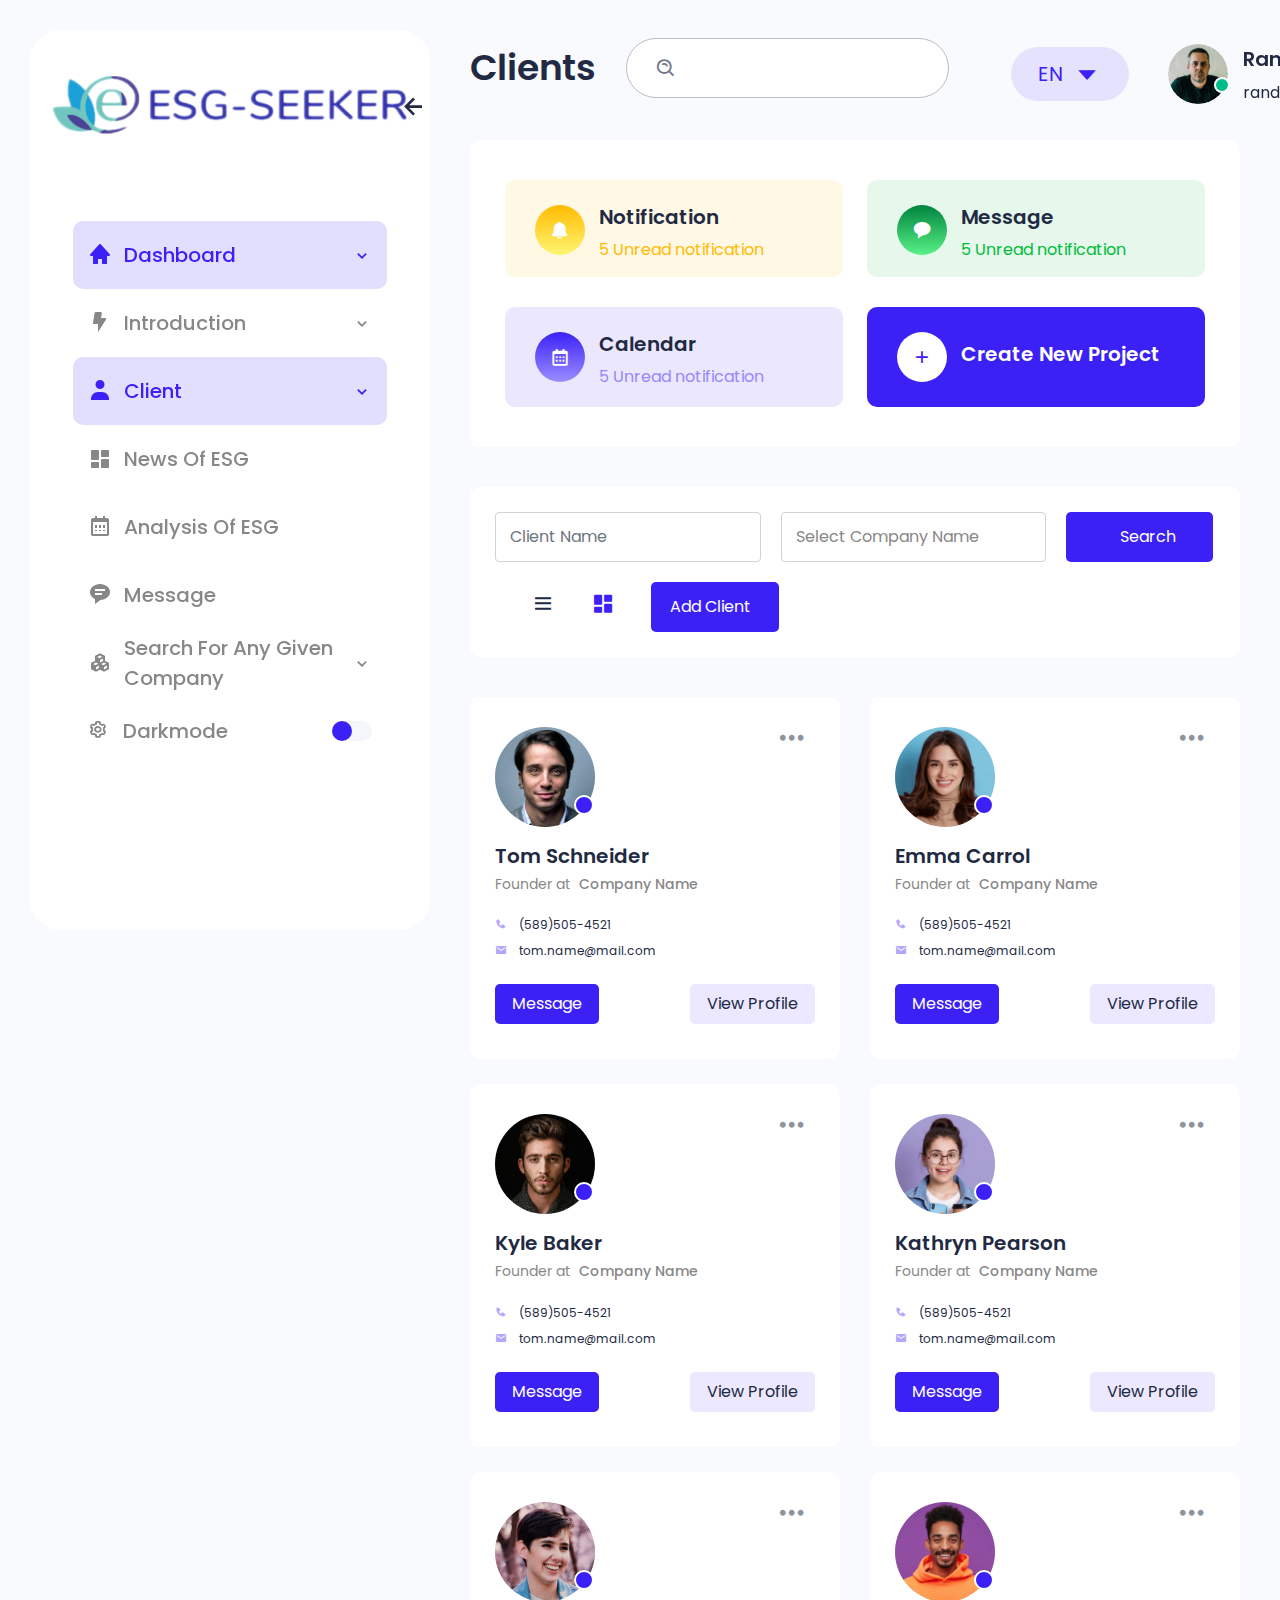
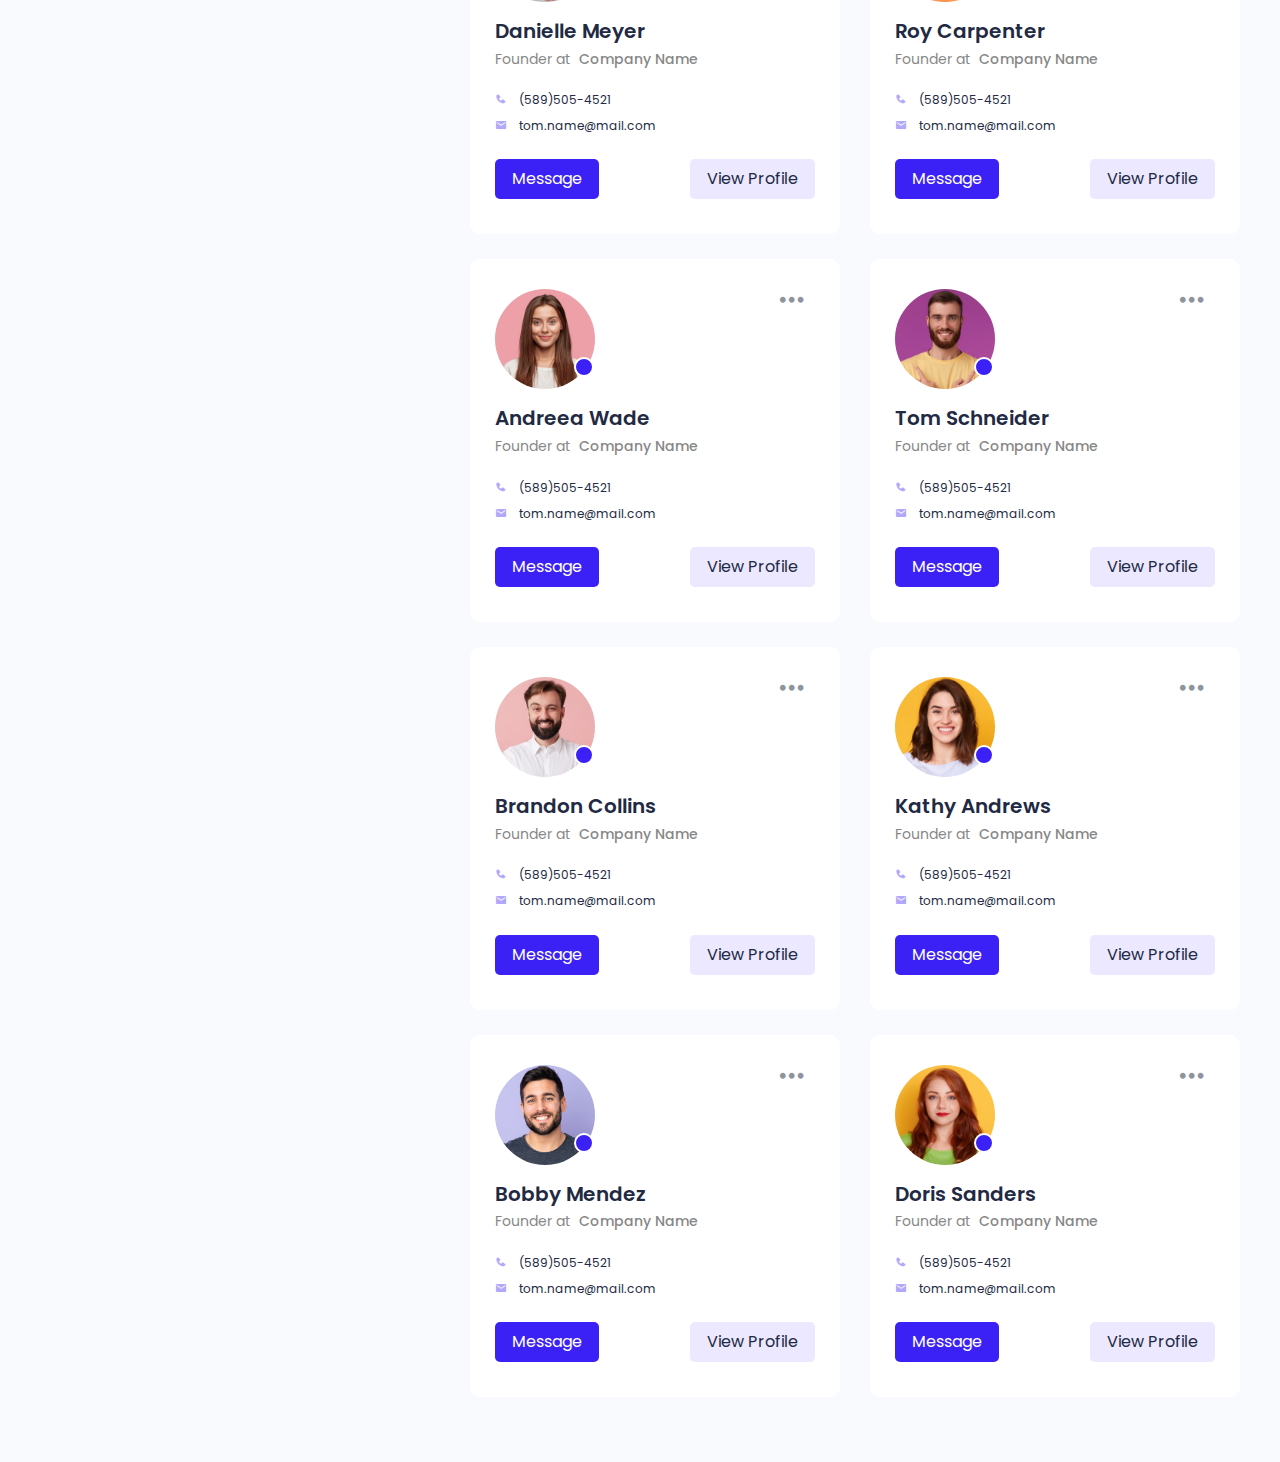
<file: clients.html>
<!DOCTYPE html>
<html lang="en">
<head>
<meta charset="UTF-8">
<meta http-equiv="X-UA-Compatible" content="IE=edge">
<meta name="viewport" content="width=device-width, initial-scale=1.0">
<title>
        Protend - Project Management Admin Dashboard HTML Template
    </title>

<link rel="preconnect" href="https://fonts.gstatic.com/">
<link href="static/css/css2.css" rel="stylesheet">

<link href='static/css/boxicons.min.css' rel='stylesheet'>

<link rel="stylesheet" href="static/css/bootstrap.min.css">
<link rel="stylesheet" href="static/css/grid.css">
<link rel="stylesheet" href="static/css/style.css">
<link rel="stylesheet" href="static/css/responsive.css">
</head>
<body class="sidebar-expand">

<div class="sidebar">
<div class="sidebar-logo">
<a href="index1.html">
<img src="static/picture/logo.png" alt="Protend logo">
</a>
<div class="sidebar-close" id="sidebar-close">
<i class='bx bx-left-arrow-alt'></i>
</div>
</div>

<div class="simlebar-sc" data-simplebar="">
<ul class="sidebar-menu tf">
    <li class="sidebar-submenu">
    <a href="" class="sidebar-menu-dropdown">
    <i class='bx bxs-home'></i>
    <span>Dashboard</span>
    <div class="dropdown-icon">
    <i class='bx bx-chevron-down'></i>
    </div>
    </a>
    <ul class="sidebar-menu sidebar-menu-dropdown-content">
    <li>
    <a href="">
    Dashboard
    </a>
    </li>
    <li>
    <a href="user-profile.html">
    User Profile
    </a>
    </li>
    <li>
    <a href="user-login.html">
    User Login
    </a>
    </li>
    <li>
    <a href="new-account.html">
    New Account
    </a>
    </li>
    </ul>
    </li>
    <li class="sidebar-submenu">
    <a href="the-definition-and-history-of-esg.html" class="sidebar-menu-dropdown">
    <i class='bx bxs-bolt'></i>
    <span>Introduction</span>
    <div class="dropdown-icon"><i class='bx bx-chevron-down'></i></div>
    </a>
    <ul class="sidebar-menu sidebar-menu-dropdown-content">
    <li>
    <a href="the-definition-and-history-of-esg.html">
    The definition and history of ESG
    </a>
    </li>
    <li>
    <a href="why-choose-esg.html">
    Why choose ESG
    </a>
    </li>
    <li>
    <a href="our-team.html">
    Our team
    </a>
    </li>
    </ul>
    </li>
    <li class="sidebar-submenu">
    <a href="clients.html" class="sidebar-menu-dropdown">
    <i class='bx bxs-user'></i>
    <span>Client</span>
    <div class="dropdown-icon"><i class='bx bx-chevron-down'></i></div>
    </a>
    <ul class="sidebar-menu sidebar-menu-dropdown-content">
    <li>
    <a href="clients.html">
    Manager Client
    </a>
    </li>
    <li>
    <a href="client-details.html">
    Client Details
    </a>
    </li>
    </ul>
    </li>
    <li>
    <a href="news-of-esg.html">
    <i class='bx bxs-dashboard'></i>
    <span>News of ESG</span>
    </a>
    </li>
    <li>
    <a href="analysis-of-esg.html">
    <i class='bx bx-calendar'></i>
    <span>Analysis of ESG</span>
    </a>
    </li>
    <li>
    <a href="message.html">
    <i class='bx bxs-message-rounded-detail'></i>
    <span>Message</span>
    </a>
    </li>
    <li class="sidebar-submenu">
    <a href="search.html" class="sidebar-menu-dropdown">
    <i class='bx bxs-component'></i>
    <span>Search for any given company</span>
    <div class="dropdown-icon"><i class='bx bx-chevron-down'></i></div>
    </a>
    <ul class="sidebar-menu sidebar-menu-dropdown-content">
    <li>
    <a href="search.html">
    Search
    </a>
    </li>
    </ul>
    </li>
    <li>
    <a class="darkmode-toggle" id="darkmode-toggle" onclick="switchTheme()">
    <div>
    <i class='bx bx-cog mr-10'></i>
    <span>darkmode</span>
    </div>
    <span class="darkmode-switch"></span>
    </a>
    </li>
    </ul>
</div>

</div>


<div class="main-header">
<div class="d-flex">
<div class="mobile-toggle" id="mobile-toggle">
<i class='bx bx-menu'></i>
</div>
<div class="main-title">
Clients
</div>
</div>
<div class="d-flex align-items-center">

<form class="app-search d-none d-lg-block">
<div class="position-relative">
<input type="text" class="form-control" placeholder="Search">
<span class="bx bx-search-alt"></span>
</div>
</form>
<div class="dropdown d-inline-block d-lg-none ms-2">
<button type="button" class="btn header-item noti-icon waves-effect" id="page-header-search-dropdown" data-bs-toggle="dropdown" aria-haspopup="true" aria-expanded="false">
<i class='bx bx-search-alt'></i>
</button>
<div class="dropdown-menu dropdown-menu-lg dropdown-menu-end p-0" aria-labelledby="page-header-search-dropdown">
<form class="p-3">
<div class="form-group m-0">
<div class="input-group">
<input type="text" class="form-control" placeholder="Search ..." aria-label="Recipient's username">
<div class="input-group-append">
<button class="btn btn-primary h-100" type="submit"><i class='bx bx-search-alt'></i></button>
</div>
</div>
</div>
</form>
</div>
</div>
<div class="dropdown d-inline-block">
<button type="button" class="btn header-item" data-bs-toggle="dropdown" aria-haspopup="true" aria-expanded="false">
<span class="btn dropdown-toggle" id="header-lang-img">
EN
<i class='bx bx-caret-down'></i>
</span>
</button>
<div class="dropdown-menu dropdown-menu-end">

<a href="javascript:void(0);" class="dropdown-item notify-item language" data-lang="en">
<img src="static/picture/us.jpg" alt="user-image" class="me-1" height="12"> <span class="align-middle">English</span>
</a>

<a href="javascript:void(0);" class="dropdown-item notify-item language" data-lang="sp">
<img src="static/picture/spain.jpg" alt="user-image" class="me-1" height="12"> <span class="align-middle">Spanish</span>
</a>

<a href="javascript:void(0);" class="dropdown-item notify-item language" data-lang="gr">
<img src="static/picture/germany.jpg" alt="user-image" class="me-1" height="12"> <span class="align-middle">German</span>
</a>

<a href="javascript:void(0);" class="dropdown-item notify-item language" data-lang="it">
<img src="static/picture/italy.jpg" alt="user-image" class="me-1" height="12"> <span class="align-middle">Italian</span>
</a>

<a href="javascript:void(0);" class="dropdown-item notify-item language" data-lang="ru">
<img src="static/picture/russia.jpg" alt="user-image" class="me-1" height="12"> <span class="align-middle">Russian</span>
</a>
</div>
</div>

<div class="dropdown d-inline-block mt-12">
<button type="button" class="btn header-item waves-effect" id="page-header-user-dropdown" data-bs-toggle="dropdown" aria-haspopup="true" aria-expanded="false">
<img class="rounded-circle header-profile-user" src="static/picture/profile.png" alt="Header Avatar">
<span class="pulse-css"></span>
<span class="info d-xl-inline-block  color-span">
<span class="d-block fs-20 font-w600">Randy Riley</span>
<span class="d-block mt-7"><a href="email-protection.html" class="__cf_email__" data-cfemail="ed9f8c838994c39f84818894ad8a808c8481c38e8280">[email&#160;protected]</a></span>
</span>
<i class='bx bx-chevron-down'></i>
</button>
<div class="dropdown-menu dropdown-menu-end">

<a class="dropdown-item" href="#"><i class="bx bx-user font-size-16 align-middle me-1"></i> <span>Profile</span></a>
<a class="dropdown-item" href="#"><i class="bx bx-wallet font-size-16 align-middle me-1"></i> <span>My Wallet</span></a>
<a class="dropdown-item d-block" href="#"><span class="badge bg-success float-end">11</span><i class="bx bx-wrench font-size-16 align-middle me-1"></i> <span>Settings</span></a>
<a class="dropdown-item" href="#"><i class="bx bx-lock-open font-size-16 align-middle me-1"></i> <span>Lock screen</span></a>
<div class="dropdown-divider"></div>
<a class="dropdown-item text-danger" href="user-login.html"><i class="bx bx-power-off font-size-16 align-middle me-1 text-danger"></i> <span>Logout</span></a>
</div>
</div>
</div>
</div>


<div class="main">
<div class="main-content client">
<div class="row">
<div class="col-12">
<div class="box card-box">
<div class="icon-box bg-color-1">
<div class="icon bg-icon-1">
<i class="bx bxs-bell bx-tada"></i>
</div>
<div class="content">
<h5 class="title-box">Notification</h5>
<p class="color-1 mb-0 pt-4">5 Unread notification</p>
</div>
</div>
<div class="icon-box bg-color-2">
<div class="icon bg-icon-2">
<i class='bx bxs-message-rounded'></i>
</div>
<div class="content click-c">
<h5 class="title-box">Message</h5>
<p class="color-2 mb-0 pt-4">5 Unread notification</p>
</div>
<div class="notification-list card">
<div class="top box-header">
<h5>Notification</h5>
</div>
<div class="pd-1r">
<div class="divider"></div>
</div>
<div class="box-body">
<ul class="list">
<li class="d-flex no-seen">
<div class="img-mess"><img class="mr-14" src="static/picture/avt-1.png" alt="avt"></div>
<div class="info">
<a href="#" class="font-w600 mb-0 color-primary">Elizabeth Holland</a>
<p class="pb-0 mb-0 line-h14 mt-6">Proin ac quam et lectus vestibulum</p>
</div>
</li>
<li class="d-flex">
<div class="img-mess"><img class="mr-14" src="static/picture/avt-1.png" alt="avt"></div>
<div class="info">
<a href="#" class="font-w600 mb-0 color-primary">Elizabeth Holland</a>
<p class="pb-0 mb-0 line-h14 mt-6">Proin ac quam et lectus vestibulum</p>
</div>
</li>
</ul>
<div class="btn-view">
<a class="font-w600 h5" href="message.html">View All</a>
</div>
</div>
</div>
</div>
<div class="icon-box bg-color-3">
<a class="create d-flex" href="calendar.html">
<div class="icon bg-icon-3">
<i class="bx bx-calendar"></i>
</div>
<div class="content">
<h5 class="title-box">Calendar</h5>
<p class="color-3 mb-0 pt-4">5 Unread notification</p>
</div>
</a>
</div>
<div class="icon-box bg-color-4">
<a class="create d-flex" href="#" data-toggle="modal" data-target="#add_project">
<div class="icon bg-white">
<i class="bx bx-plus"></i>
</div>
<div class="content d-flex align-items-center">
<h5 class="color-white">Create New Project</h5>
</div>
</a>
</div>
</div>
</div>
</div>
<div class="row">
<div class="col-12">
<div class="box">
<div class="box-body d-flex justify-content-between pt-0 pb-0">
<div class="search-form d-flex">
<input type="text" placeholder="Client Name" class="form-control">
<select class="form-control" id="inputState">
<option selected="">Select Company Name</option>
<option>Company 1 </option>
<option>Company 2</option>
</select>
<button type="submit" class="search d-flex"><i class="fas fa-search"></i>Search</button>
</div>
<div class="list-action">
<a class="list" href="#" onclick="liststyle()"><i class='bx bx-menu'></i></a>
<a href="#" class="list-board active" onclick="listboard()"><i class='bx bxs-dashboard'></i></a>
<a href="#" class="add" data-toggle="modal" data-target="#add_client">Add Client<i class="fas fa-plus-circle"></i></a>
</div>
</div>
</div>
</div>
<div class="col-3 col-md-6 col-sm-12 mb-25">
<div class="box client">
<div class="dropdown">
<a href="javascript:void(0);" class="btn-link" data-bs-toggle="dropdown" aria-expanded="false">
<i class='bx bx-dots-horizontal-rounded'></i>
</a>
<div class="dropdown-menu dropdown-menu-right">
<a class="dropdown-item" href="#" data-toggle="modal" data-target="#delete_client"><i class="bx bx-trash"></i> Delete</a>
<a class="dropdown-item" href="#" data-toggle="modal" data-target="#edit_client"><i class="bx bx-edit mr-5"></i>Edit</a>
</div>
</div>
<div class="box-body pt-5 pb-0">
<div class="img-box">
<img src="static/picture/1.png" alt="">
<div class="pulse-css"></div>
</div>
<a href="client-details.html"><h5 class="mt-17">Tom Schneider</h5></a>
<p class="fs-14 font-w400 font-main">Founder at <span class="text-clo-primary font-w500 pl-4">Company Name</span></p>
<ul class="info">
<li class="fs-14"><i class='bx bxs-phone'></i>(589)505-4521</li>
<li class="fs-14"><i class='bx bxs-envelope'></i><a href="email-protection.html" class="__cf_email__" data-cfemail="34405b591a5a5559517459555d581a575b59">[email&#160;protected]</a></li>
</ul>
 <div class="group-btn d-flex justify-content-between">
<a class="bg-btn-pri color-white" href="message.html">Message</a>
<a class="bg-btn-sec color-main" href="user-profile.html">View Profile</a>
</div>
</div>
</div>
</div>
<div class="col-3 col-md-6 col-sm-12 mb-25">
<div class="box client">
<div class="dropdown">
<a href="javascript:void(0);" class="btn-link" data-bs-toggle="dropdown" aria-expanded="false">
<i class='bx bx-dots-horizontal-rounded'></i>
</a>
<div class="dropdown-menu dropdown-menu-right">
<a class="dropdown-item" href="#" data-toggle="modal" data-target="#delete_client"><i class="bx bx-trash"></i> Delete</a>
<a class="dropdown-item" href="#" data-toggle="modal" data-target="#edit_client"><i class="bx bx-edit mr-5"></i>Edit</a>
</div>
</div>
<div class="box-body pt-5 pb-0">
<div class="img-box">
<img src="static/picture/2.png" alt="">
<div class="pulse-css"></div>
</div>
<a href="client-details.html"><h5 class="mt-17">Emma Carrol</h5></a>
<p class="fs-14 font-w400 font-main">Founder at <span class="text-clo-primary font-w500 pl-4">Company Name</span></p>
<ul class="info">
<li class="fs-14"><i class='bx bxs-phone'></i>(589)505-4521</li>
<li class="fs-14"><i class='bx bxs-envelope'></i><a href="email-protection.html" class="__cf_email__" data-cfemail="bdc9d2d093d3dcd0d8fdd0dcd4d193ded2d0">[email&#160;protected]</a></li>
</ul>
<div class="group-btn d-flex justify-content-between">
<a class="bg-btn-pri color-white" href="message.html">Message</a>
<a class="bg-btn-sec color-main" href="user-profile.html">View Profile</a>
</div>
</div>
</div>
</div>
<div class="col-3 col-md-6 col-sm-12 mb-25">
<div class="box client">
<div class="dropdown">
<a href="javascript:void(0);" class="btn-link" data-bs-toggle="dropdown" aria-expanded="false">
<i class='bx bx-dots-horizontal-rounded'></i>
</a>
<div class="dropdown-menu dropdown-menu-right">
<a class="dropdown-item" href="#" data-toggle="modal" data-target="#delete_client"><i class="bx bx-trash"></i> Delete</a>
<a class="dropdown-item" href="#" data-toggle="modal" data-target="#edit_client"><i class="bx bx-edit mr-5"></i>Edit</a>
</div>
</div>
<div class="box-body pt-5 pb-0">
<div class="img-box">
<img src="static/picture/3.png" alt="">
<div class="pulse-css"></div>
</div>
<a href="client-details.html"><h5 class="mt-17">Kyle Baker</h5></a>
<p class="fs-14 font-w400 font-main">Founder at <span class="text-clo-primary font-w500 pl-4">Company Name</span></p>
<ul class="info">
<li class="fs-14"><i class='bx bxs-phone'></i>(589)505-4521</li>
<li class="fs-14"><i class='bx bxs-envelope'></i><a href="email-protection.html" class="__cf_email__" data-cfemail="0e7a616320606f636b4e636f6762206d6163">[email&#160;protected]</a></li>
</ul>
<div class="group-btn d-flex justify-content-between">
<a class="bg-btn-pri color-white" href="message.html">Message</a>
<a class="bg-btn-sec color-main" href="user-profile.html">View Profile</a>
</div>
</div>
</div>
</div>
<div class="col-3 col-md-6 col-sm-12 mb-25">
<div class="box client">
<div class="dropdown">
<a href="javascript:void(0);" class="btn-link" data-bs-toggle="dropdown" aria-expanded="false">
<i class='bx bx-dots-horizontal-rounded'></i>
</a>
<div class="dropdown-menu dropdown-menu-right">
<a class="dropdown-item" href="#" data-toggle="modal" data-target="#delete_client"><i class="bx bx-trash"></i> Delete</a>
<a class="dropdown-item" href="#" data-toggle="modal" data-target="#edit_client"><i class="bx bx-edit mr-5"></i>Edit</a>
</div>
</div>
<div class="box-body pt-5 pb-0">
<div class="img-box">
<img src="static/picture/4.png" alt="">
<div class="pulse-css"></div>
</div>
<a href="client-details.html">
<h5 class="mt-17">Kathryn Pearson</h5>
</a>
<p class="fs-14 font-w400 font-main">Founder at <span class="text-clo-primary font-w500 pl-4">Company Name</span></p>
<ul class="info">
<li class="fs-14"><i class='bx bxs-phone'></i>(589)505-4521</li>
<li class="fs-14"><i class='bx bxs-envelope'></i><a href="email-protection.html" class="__cf_email__" data-cfemail="e89c8785c68689858da885898184c68b8785">[email&#160;protected]</a></li>
</ul>
<div class="group-btn d-flex justify-content-between">
<a class="bg-btn-pri color-white" href="message.html">Message</a>
<a class="bg-btn-sec color-main" href="user-profile.html">View Profile</a>
</div>
</div>
</div>
</div>
<div class="col-3 col-md-6 col-sm-12 mb-25">
<div class="box client">
<div class="dropdown">
<a href="javascript:void(0);" class="btn-link" data-bs-toggle="dropdown" aria-expanded="false">
<i class='bx bx-dots-horizontal-rounded'></i>
</a>
<div class="dropdown-menu dropdown-menu-right">
<a class="dropdown-item" href="#" data-toggle="modal" data-target="#delete_client"><i class="bx bx-trash"></i> Delete</a>
<a class="dropdown-item" href="#" data-toggle="modal" data-target="#edit_client"><i class="bx bx-edit mr-5"></i>Edit</a>
</div>
</div>
<div class="box-body pt-5 pb-0">
<div class="img-box">
<img src="static/picture/5.png" alt="">
<div class="pulse-css"></div>
</div>
<a href="client-details.html"><h5 class="mt-17">Danielle Meyer</h5></a>
<p class="fs-14 font-w400 font-main">Founder at <span class="text-clo-primary font-w500 pl-4">Company Name</span></p>
<ul class="info">
<li class="fs-14"><i class='bx bxs-phone'></i>(589)505-4521</li>
<li class="fs-14"><i class='bx bxs-envelope'></i><a href="email-protection.html" class="__cf_email__" data-cfemail="295d4644074748444c6944484045074a4644">[email&#160;protected]</a></li>
</ul>
<div class="group-btn d-flex justify-content-between">
<a class="bg-btn-pri color-white" href="message.html">Message</a>
<a class="bg-btn-sec color-main" href="user-profile.html">View Profile</a>
</div>
</div>
</div>
</div>
<div class="col-3 col-md-6 col-sm-12 mb-25">
<div class="box client">
<div class="dropdown">
<a href="javascript:void(0);" class="btn-link" data-bs-toggle="dropdown" aria-expanded="false">
<i class='bx bx-dots-horizontal-rounded'></i>
</a>
<div class="dropdown-menu dropdown-menu-right">
<a class="dropdown-item" href="#" data-toggle="modal" data-target="#delete_client"><i class="bx bx-trash"></i> Delete</a>
<a class="dropdown-item" href="#" data-toggle="modal" data-target="#edit_client"><i class="bx bx-edit mr-5"></i>Edit</a>
</div>
</div>
<div class="box-body pt-5 pb-0">
<div class="img-box">
<img src="static/picture/6.png" alt="">
<div class="pulse-css"></div>
</div>
<a href="client-details.html"><h5 class="mt-17">Roy Carpenter</h5></a>
<p class="fs-14 font-w400 font-main">Founder at <span class="text-clo-primary font-w500 pl-4">Company Name</span></p>
<ul class="info">
<li class="fs-14"><i class='bx bxs-phone'></i>(589)505-4521</li>
<li class="fs-14"><i class='bx bxs-envelope'></i><a href="email-protection.html" class="__cf_email__" data-cfemail="23574c4e0d4d424e46634e424a4f0d404c4e">[email&#160;protected]</a></li>
</ul>
<div class="group-btn d-flex justify-content-between">
<a class="bg-btn-pri color-white" href="message.html">Message</a>
<a class="bg-btn-sec color-main" href="user-profile.html">View Profile</a>
</div>
</div>
</div>
</div>
<div class="col-3 col-md-6 col-sm-12 mb-25">
<div class="box client">
<div class="dropdown">
<a href="javascript:void(0);" class="btn-link" data-bs-toggle="dropdown" aria-expanded="false">
<i class='bx bx-dots-horizontal-rounded'></i>
</a>
<div class="dropdown-menu dropdown-menu-right">
<a class="dropdown-item" href="#" data-toggle="modal" data-target="#delete_client"><i class="bx bx-trash"></i> Delete</a>
<a class="dropdown-item" href="#" data-toggle="modal" data-target="#edit_client"><i class="bx bx-edit mr-5"></i>Edit</a>
</div>
</div>
<div class="box-body pt-5 pb-0">
<div class="img-box">
<img src="static/picture/7.png" alt="">
<div class="pulse-css"></div>
</div>
<a href="client-details.html"><h5 class="mt-17">Andreea Wade</h5></a>
<p class="fs-14 font-w400 font-main">Founder at <span class="text-clo-primary font-w500 pl-4">Company Name</span></p>
<ul class="info">
<li class="fs-14"><i class='bx bxs-phone'></i>(589)505-4521</li>
<li class="fs-14"><i class='bx bxs-envelope'></i><a href="email-protection.html" class="__cf_email__" data-cfemail="a1d5cecc8fcfc0ccc4e1ccc0c8cd8fc2cecc">[email&#160;protected]</a></li>
</ul>
<div class="group-btn d-flex justify-content-between">
<a class="bg-btn-pri color-white" href="message.html">Message</a>
<a class="bg-btn-sec color-main" href="user-profile.html">View Profile</a>
</div>
</div>
</div>
</div>
<div class="col-3 col-md-6 col-sm-12 mb-25">
<div class="box client">
<div class="dropdown">
<a href="javascript:void(0);" class="btn-link" data-bs-toggle="dropdown" aria-expanded="false">
<i class='bx bx-dots-horizontal-rounded'></i>
</a>
<div class="dropdown-menu dropdown-menu-right">
<a class="dropdown-item" href="#" data-toggle="modal" data-target="#delete_client"><i class="bx bx-trash"></i> Delete</a>
<a class="dropdown-item" href="#" data-toggle="modal" data-target="#edit_client"><i class="bx bx-edit mr-5"></i>Edit</a>
</div>
</div>
<div class="box-body pt-5 pb-0">
<div class="img-box">
<img src="static/picture/8.png" alt="">
<div class="pulse-css"></div>
</div>
<a href="client-details.html"><h5 class="mt-17">Tom Schneider</h5></a>
<p class="fs-14 font-w400 font-main">Founder at <span class="text-clo-primary font-w500 pl-4">Company Name</span></p>
<ul class="info">
<li class="fs-14"><i class='bx bxs-phone'></i>(589)505-4521</li>
<li class="fs-14"><i class='bx bxs-envelope'></i><a href="email-protection.html" class="__cf_email__" data-cfemail="a6d2c9cb88c8c7cbc3e6cbc7cfca88c5c9cb">[email&#160;protected]</a></li>
</ul>
<div class="group-btn d-flex justify-content-between">
<a class="bg-btn-pri color-white" href="message.html">Message</a>
<a class="bg-btn-sec color-main" href="user-profile.html">View Profile</a>
</div>
</div>
</div>
</div>
<div class="col-3 col-md-6 col-sm-12 mb-25">
<div class="box client">
<div class="dropdown">
<a href="javascript:void(0);" class="btn-link" data-bs-toggle="dropdown" aria-expanded="false">
<i class='bx bx-dots-horizontal-rounded'></i>
</a>
<div class="dropdown-menu dropdown-menu-right">
<a class="dropdown-item" href="#" data-toggle="modal" data-target="#delete_client"><i class="bx bx-trash"></i> Delete</a>
<a class="dropdown-item" href="#" data-toggle="modal" data-target="#edit_client"><i class="bx bx-edit mr-5"></i>Edit</a>
</div>
</div>
<div class="box-body pt-5 pb-0">
<div class="img-box">
<img src="static/picture/9.png" alt="">
<div class="pulse-css"></div>
</div>
<a href="client-details.html"><h5 class="mt-17">Brandon Collins</h5></a>
 <p class="fs-14 font-w400 font-main">Founder at <span class="text-clo-primary font-w500 pl-4">Company Name</span></p>
<ul class="info">
<li class="fs-14"><i class='bx bxs-phone'></i>(589)505-4521</li>
<li class="fs-14"><i class='bx bxs-envelope'></i><a href="email-protection.html" class="__cf_email__" data-cfemail="4c38232162222d21290c212d2520622f2321">[email&#160;protected]</a></li>
</ul>
<div class="group-btn d-flex justify-content-between">
<a class="bg-btn-pri color-white" href="message.html">Message</a>
<a class="bg-btn-sec color-main" href="user-profile.html">View Profile</a>
</div>
</div>
</div>
</div>
<div class="col-3 col-md-6 col-sm-12 mb-25">
<div class="box client">
<div class="dropdown">
<a href="javascript:void(0);" class="btn-link" data-bs-toggle="dropdown" aria-expanded="false">
<i class='bx bx-dots-horizontal-rounded'></i>
</a>
<div class="dropdown-menu dropdown-menu-right">
<a class="dropdown-item" href="#" data-toggle="modal" data-target="#delete_client"><i class="bx bx-trash"></i> Delete</a>
<a class="dropdown-item" href="#" data-toggle="modal" data-target="#edit_client"><i class="bx bx-edit mr-5"></i>Edit</a>
</div>
</div>
<div class="box-body pt-5 pb-0">
<div class="img-box">
<img src="static/picture/10.png" alt="">
<div class="pulse-css"></div>
</div>
<a href="client-details.html"><h5 class="mt-17">Kathy Andrews</h5></a>
<p class="fs-14 font-w400 font-main">Founder at <span class="text-clo-primary font-w500 pl-4">Company Name</span></p>
<ul class="info">
<li class="fs-14"><i class='bx bxs-phone'></i>(589)505-4521</li>
<li class="fs-14"><i class='bx bxs-envelope'></i><a href="email-protection.html" class="__cf_email__" data-cfemail="7d09121053131c10183d101c1411531e1210">[email&#160;protected]</a></li>
</ul>
<div class="group-btn d-flex justify-content-between">
<a class="bg-btn-pri color-white" href="message.html">Message</a>
<a class="bg-btn-sec color-main" href="user-profile.html">View Profile</a>
</div>
</div>
</div>
</div>
<div class="col-3 col-md-6 col-sm-12 mb-25">
<div class="box client">
<div class="dropdown">
<a href="javascript:void(0);" class="btn-link" data-bs-toggle="dropdown" aria-expanded="false">
<i class='bx bx-dots-horizontal-rounded'></i>
</a>
<div class="dropdown-menu dropdown-menu-right">
<a class="dropdown-item" href="#" data-toggle="modal" data-target="#delete_client"><i class="bx bx-trash"></i> Delete</a>
<a class="dropdown-item" href="#" data-toggle="modal" data-target="#edit_client"><i class="bx bx-edit mr-5"></i>Edit</a>
</div>
</div>
<div class="box-body pt-5 pb-0">
<div class="img-box">
<img src="static/picture/11.png" alt="">
<div class="pulse-css"></div>
</div>
 <a href=""><h5 class="mt-17">Bobby Mendez</h5></a>
<p class="fs-14 font-w400 font-main">Founder at <span class="text-clo-primary font-w500 pl-4">Company Name</span></p>
<ul class="info">
<li class="fs-14"><i class='bx bxs-phone'></i>(589)505-4521</li>
<li class="fs-14"><i class='bx bxs-envelope'></i><a href="email-protection.html" class="__cf_email__" data-cfemail="9febf0f2b1f1fef2fadff2fef6f3b1fcf0f2">[email&#160;protected]</a></li>
</ul>
<div class="group-btn d-flex justify-content-between">
<a class="bg-btn-pri color-white" href="message.html">Message</a>
<a class="bg-btn-sec color-main" href="user-profile.html">View Profile</a>
</div>
</div>
</div>
</div>
<div class="col-3 col-md-6 col-sm-12 mb-25">
<div class="box client">
<div class="dropdown">
<a href="javascript:void(0);" class="btn-link" data-bs-toggle="dropdown" aria-expanded="false">
<i class='bx bx-dots-horizontal-rounded'></i>
</a>
<div class="dropdown-menu dropdown-menu-right">
<a class="dropdown-item" href="#" data-toggle="modal" data-target="#delete_client"><i class="bx bx-trash"></i> Delete</a>
<a class="dropdown-item" href="#" data-toggle="modal" data-target="#edit_client"><i class="bx bx-edit mr-5"></i>Edit</a>
</div>
</div>
<div class="box-body pt-5 pb-0">
<div class="img-box">
<img src="static/picture/12.png" alt="">
<div class="pulse-css"></div>
</div>
<a href=""><h5 class="mt-17">Doris Sanders</h5></a>
<p class="fs-14 font-w400 font-main">Founder at <span class="text-clo-primary font-w500 pl-4">Company Name</span></p>
<ul class="info">
<li class="fs-14"><i class='bx bxs-phone'></i>(589)505-4521</li>
<li class="fs-14"><i class='bx bxs-envelope'></i><a href="email-protection.html" class="__cf_email__" data-cfemail="63170c0e4d0d020e06230e020a0f4d000c0e">[email&#160;protected]</a></li>
</ul>
<div class="group-btn d-flex justify-content-between">
<a class="bg-btn-pri color-white" href="message.html">Message</a>
<a class="bg-btn-sec color-main" href="user-profile.html">View Profile</a>
</div>
</div>
</div>
</div>
</div>
<div id="add_project" class="modal custom-modal fade" role="dialog">
<div class="modal-dialog modal-dialog-centered modal-lg" role="document">
<div class="modal-content">
<div class="modal-header">
<h5 class="modal-title">Create Project</h5>
<button type="button" class="close" data-dismiss="modal" aria-label="Close">
<span aria-hidden="true">&times;</span>
</button>
</div>
<div class="modal-body">
<form>
<div class="row">
<div class="col-sm-6">
<div class="form-group">
<label>Project Name</label>
<input class="form-control" value="" type="text">
</div>
</div>
<div class="col-sm-6">
<div class="form-group">
<label>Client</label>
<select class="select">
<option>Client 1</option>
<option>Client 2</option>
</select>
</div>
</div>
</div>
<div class="row">
<div class="col-sm-6">
<div class="form-group">
<label>Start Date</label>
<div class="cal-icon">
<input class="form-control " type="date">
</div>
</div>
</div>
<div class="col-sm-6">
<div class="form-group">
<label>End Date</label>
<div class="cal-icon">
<input class="form-control " type="date">
</div>
</div>
</div>
</div>
<div class="row">
<div class="col-sm-3">
<div class="form-group">
<label>Rate</label>
<input placeholder="$50" class="form-control" value="" type="text">
</div>
</div>
<div class="col-sm-3">
<div class="form-group">
<label>&nbsp;</label>
<select class="select">
<option>Hourly</option>
<option selected="">Fixed</option>
</select>
</div>
</div>
<div class="col-sm-6">
<div class="form-group">
<label>Priority</label>
<select class="select">
<option selected="">High</option>
<option>Medium</option>
<option>Low</option>
</select>
</div>
</div>
</div>
<div class="form-group">
<label>Description</label>
<textarea rows="4" class="form-control" placeholder="Enter your message here"></textarea>
</div>
<div class="form-group">
<label>Upload Files</label>
<input class="form-control" type="file">
</div>
<div class="submit-section">
<button class="btn btn-primary submit-btn">Save</button>
</div>
</form>
</div>
</div>
</div>
</div>
<div id="add_client" class="modal custom-modal fade" role="dialog">
<div class="modal-dialog">
<div class="modal-content">
<div class="modal-header">
<h4 class="modal-title">Add Client</h4>
<button type="button" class="close" data-dismiss="modal">&times;</button>
</div>
<div class="modal-body">
<form>
<div class="form-group">
<label>Upload Avata</label>
<input class="form-control" type="file">
</div>
<div class="form-group">
<label>Client Name</label>
<input type="text" class="form-control" value="">
</div>
<div class="form-group">
<label>Client Company</label>
<select class="form-control select">
<option>Company Name</option>
<option>Company Name</option>
<option>Company Name</option>
</select>
</div>
<div class="form-group">
<label>Client Phone</label>
<input type="text" class="form-control" value="">
</div>
<div class="form-group">
<label>Client Email</label>
<input type="text" class="form-control" value="">
</div>
<div class="submit-section text-center">
<button class="btn btn-primary submit-btn">Submit</button>
</div>
</form>
</div>
</div>
</div>
</div>
<div class="modal custom-modal fade" id="delete_client" role="dialog">
<div class="modal-dialog modal-dialog-centered">
<div class="modal-content">
<div class="modal-body">
<div class="form-header">
<h3>Delete Client</h3>
<p>Are you sure want to delete?</p>
</div>
<div class="modal-btn delete-action">
<div class="row">
<div class="col-6 mb-0">
<a href="javascript:void(0);" class="btn btn-primary continue-btn">Delete</a>
</div>
<div class="col-6 mb-0">
<a href="javascript:void(0);" data-dismiss="modal" class="btn btn-primary cancel-btn">Cancel</a>
</div>
</div>
</div>
</div>
</div>
</div>
</div>
<div id="edit_client" class="modal custom-modal fade" role="dialog">
<div class="modal-dialog">
<div class="modal-content">
<div class="modal-header">
<h4 class="modal-title">Edit Client</h4>
<button type="button" class="close" data-dismiss="modal">&times;</button>
</div>
<div class="modal-body">
<form>
<div class="form-group">
<label>Client Name</label>
<input type="text" class="form-control" value="Tom Schneider">
</div>
<div class="form-group">
<label>Client Company</label>
<select class="form-control select">
<option>Company Name</option>
<option>Company Name</option>
<option>Company Name</option>
</select>
</div>
<div class="form-group">
<label>Client Phone</label>
<input type="text" class="form-control" value="(589)505-4521">
</div>
<div class="form-group">
<label>Client Email</label>
<input type="text" class="form-control" value="tom.name@mail.com">
</div>
<div class="form-group">
<label>Upload Files</label>
<input class="form-control" type="file">
</div>
<div class="submit-section text-center">
<button class="btn btn-primary submit-btn">Submit</button>
</div>
</form>
</div>
</div>
</div>
</div>
</div>
</div>

<div class="overlay"></div>


<script data-cfasync="false" src="static/js/email-decode.min.js"></script><script src="static/js/jquery.min.js"></script>
<script src="static/js/moment.min.js"></script>
<script src="static/js/apexcharts.js"></script>
<script src="static/js/bootstrap.bundle.min.js"></script>
<script src="static/js/jquery.peity.min.js"></script>
<script src="static/js/Chart.bundle.min.js"></script>
<script src="static/js/owl.carousel.min.js"></script>
<script src="static/js/bootstrap.min.js"></script>
<script src="static/js/simplebar.min.js"></script>

<script src="static/js/main.js"></script>
<script src="static/js/shortcode.js"></script>
<script src="static/js/clients.js"></script>
</body>
</html>
</file>
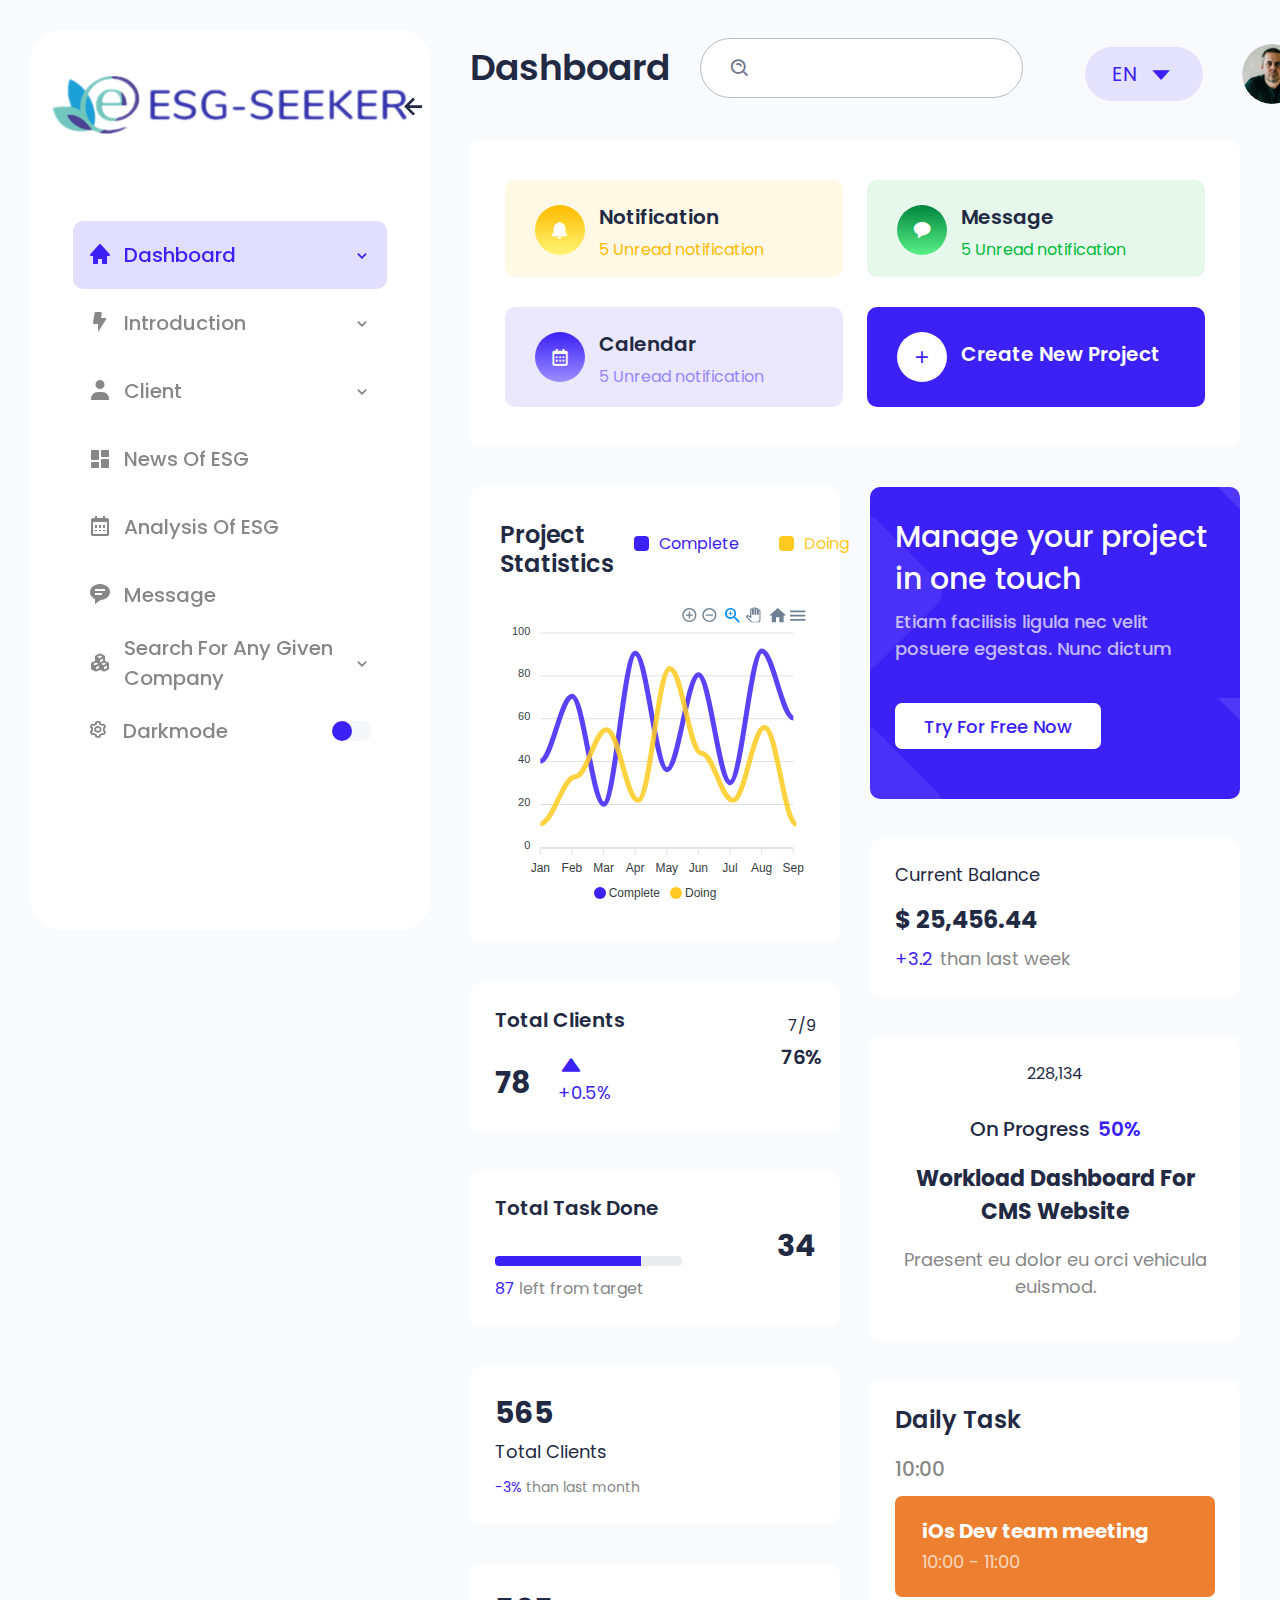
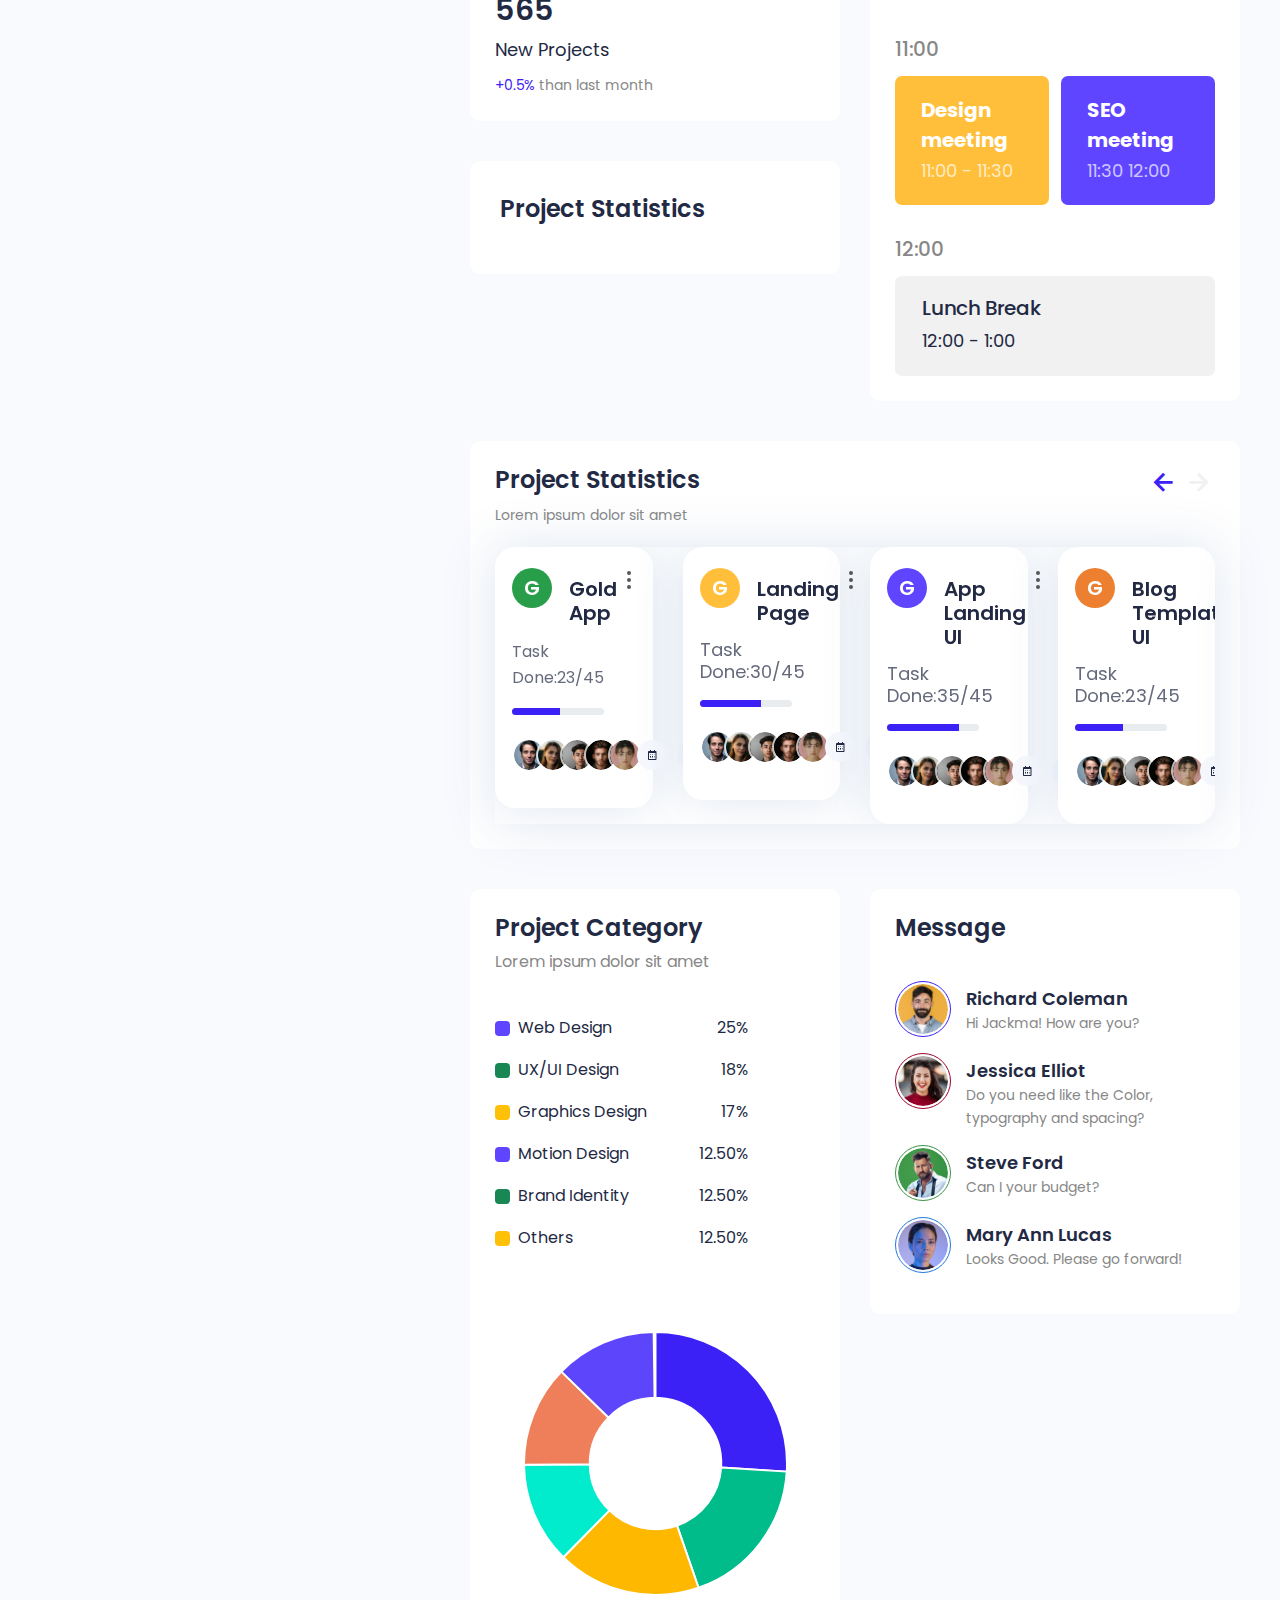
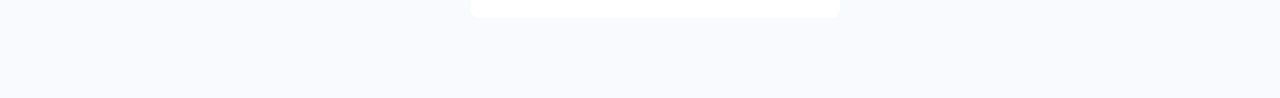
<file: index1.html>
<!DOCTYPE html>
<html lang="en">
<head>
<meta charset="UTF-8">
<meta http-equiv="X-UA-Compatible" content="IE=edge">
<meta name="viewport" content="width=device-width, initial-scale=1.0">
<title>
        Protend - Project Management Admin Dashboard HTML Template
    </title>

<link rel="preconnect" href="https://fonts.gstatic.com/">
<link href="static/css/css2.css" rel="stylesheet">

<link href='static/css/boxicons.min.css' rel='stylesheet'>

<link rel="stylesheet" href="static/css/owl.carousel.min.css">

<link rel="stylesheet" href="static/css/bootstrap.min.css">
<link rel="stylesheet" href="static/css/grid.css">
<link rel="stylesheet" href="static/css/style.css">
<link rel="stylesheet" href="static/css/responsive.css">
</head>
<body class="sidebar-expand">

<div class="sidebar">
<div class="sidebar-logo">
<a href="">
<img src="static/picture/logo.png" alt="Protend logo">
</a>
<div class="sidebar-close" id="sidebar-close">
<i class='bx bx-left-arrow-alt'></i>
</div>
</div>

<div class="simlebar-sc" data-simplebar="">
<ul class="sidebar-menu tf">
    <li class="sidebar-submenu">
    <a href="" class="sidebar-menu-dropdown">
    <i class='bx bxs-home'></i>
    <span>Dashboard</span>
    <div class="dropdown-icon">
    <i class='bx bx-chevron-down'></i>
    </div>
    </a>
    <ul class="sidebar-menu sidebar-menu-dropdown-content">
    <li>
    <a href="">
    Dashboard
    </a>
    </li>
    <li>
    <a href="user-profile.html">
    User Profile
    </a>
    </li>
    <li>
    <a href="user-login.html">
    User Login
    </a>
    </li>
    <li>
    <a href="new-account.html">
    New Account
    </a>
    </li>
    </ul>
    </li>
    <li class="sidebar-submenu">
    <a href="the-definition-and-history-of-esg.html" class="sidebar-menu-dropdown">
    <i class='bx bxs-bolt'></i>
    <span>Introduction</span>
    <div class="dropdown-icon"><i class='bx bx-chevron-down'></i></div>
    </a>
    <ul class="sidebar-menu sidebar-menu-dropdown-content">
    <li>
    <a href="the-definition-and-history-of-esg.html">
    The definition and history of ESG
    </a>
    </li>
    <li>
    <a href="why-choose-esg.html">
    Why choose ESG
    </a>
    </li>
    <li>
    <a href="our-team.html">
    Our team
    </a>
    </li>
    </ul>
    </li>
    <li class="sidebar-submenu">
    <a href="clients.html" class="sidebar-menu-dropdown">
    <i class='bx bxs-user'></i>
    <span>Client</span>
    <div class="dropdown-icon"><i class='bx bx-chevron-down'></i></div>
    </a>
    <ul class="sidebar-menu sidebar-menu-dropdown-content">
    <li>
    <a href="clients.html">
    Manager Client
    </a>
    </li>
    <li>
    <a href="client-details.html">
    Client Details
    </a>
    </li>
    </ul>
    </li>
    <li>
    <a href="news-of-esg.html">
    <i class='bx bxs-dashboard'></i>
    <span>News of ESG</span>
    </a>
    </li>
    <li>
    <a href="analysis-of-esg.html">
    <i class='bx bx-calendar'></i>
    <span>Analysis of ESG</span>
    </a>
    </li>
    <li>
    <a href="message.html">
    <i class='bx bxs-message-rounded-detail'></i>
    <span>Message</span>
    </a>
    </li>
    <li class="sidebar-submenu">
    <a href="search.html" class="sidebar-menu-dropdown">
    <i class='bx bxs-component'></i>
    <span>Search for any given company</span>
    <div class="dropdown-icon"><i class='bx bx-chevron-down'></i></div>
    </a>
    <ul class="sidebar-menu sidebar-menu-dropdown-content">
    <li>
    <a href="search.html">
    Search
    </a>
    </li>
    </ul>
    </li>
    <li>
    <a class="darkmode-toggle" id="darkmode-toggle" onclick="switchTheme()">
    <div>
    <i class='bx bx-cog mr-10'></i>
    <span>darkmode</span>
    </div>
    <span class="darkmode-switch"></span>
    </a>
    </li>
    </ul>
</div>

</div>


<div class="main-header">
<div class="d-flex">
<div class="mobile-toggle" id="mobile-toggle">
<i class='bx bx-menu'></i>
</div>
<div class="main-title">
Dashboard
</div>
</div>
<div class="d-flex align-items-center">

<form class="app-search d-none d-lg-block">
<div class="position-relative">
<input type="text" class="form-control" placeholder="Search">
<span class="bx bx-search-alt"></span>
</div>
</form>
<div class="dropdown d-inline-block d-lg-none ms-2">
<button type="button" class="btn header-item noti-icon waves-effect" id="page-header-search-dropdown" data-bs-toggle="dropdown" aria-haspopup="true" aria-expanded="false">
<i class='bx bx-search-alt'></i>
</button>
 <div class="dropdown-menu dropdown-menu-lg dropdown-menu-end p-0" aria-labelledby="page-header-search-dropdown">
<form class="p-3">
<div class="form-group m-0">
<div class="input-group">
<input type="text" class="form-control" placeholder="Search ..." aria-label="Recipient's username">
<div class="input-group-append">
<button class="btn btn-primary h-100" type="submit"><i class='bx bx-search-alt'></i></button>
</div>
</div>
</div>
</form>
</div>
</div>
<div class="dropdown d-inline-block">
<button type="button" class="btn header-item" data-bs-toggle="dropdown" aria-haspopup="true" aria-expanded="false">
<span class="btn dropdown-toggle" id="header-lang-img">
EN
<i class='bx bx-caret-down'></i>
</span>
</button>
<div class="dropdown-menu dropdown-menu-end">

<a href="javascript:void(0);" class="dropdown-item notify-item language" data-lang="en">
<img src="static/picture/us.jpg" alt="user-image" class="me-1" height="12"> <span class="align-middle">English</span>
</a>

<a href="javascript:void(0);" class="dropdown-item notify-item language" data-lang="sp">
<img src="static/picture/spain.jpg" alt="user-image" class="me-1" height="12"> <span class="align-middle">Spanish</span>
</a>

<a href="javascript:void(0);" class="dropdown-item notify-item language" data-lang="gr">
<img src="static/picture/germany.jpg" alt="user-image" class="me-1" height="12"> <span class="align-middle">German</span>
</a>

<a href="javascript:void(0);" class="dropdown-item notify-item language" data-lang="it">
<img src="static/picture/italy.jpg" alt="user-image" class="me-1" height="12"> <span class="align-middle">Italian</span>
</a>

<a href="javascript:void(0);" class="dropdown-item notify-item language" data-lang="ru">
<img src="static/picture/russia.jpg" alt="user-image" class="me-1" height="12"> <span class="align-middle">Russian</span>
</a>
</div>
</div>

<div class="dropdown d-inline-block mt-12">
<button type="button" class="btn header-item waves-effect" id="page-header-user-dropdown" data-bs-toggle="dropdown" aria-haspopup="true" aria-expanded="false">
<img class="rounded-circle header-profile-user" src="static/picture/profile.png" alt="Header Avatar">
<span class="pulse-css"></span>
<span class="info d-xl-inline-block  color-span">
<span class="d-block fs-20 font-w600">Randy Riley</span>
<span class="d-block mt-7"><a href="email-protection.html" class="__cf_email__" data-cfemail="3042515e54491e42595c554970575d51595c1e535f5d">[email&#160;protected]</a></span>
</span>
<i class='bx bx-chevron-down'></i>
</button>
<div class="dropdown-menu dropdown-menu-end">

<a class="dropdown-item" href="#"><i class="bx bx-user font-size-16 align-middle me-1"></i> <span>Profile</span></a>
<a class="dropdown-item" href="#"><i class="bx bx-wallet font-size-16 align-middle me-1"></i> <span>My Wallet</span></a>
<a class="dropdown-item d-block" href="#"><span class="badge bg-success float-end">11</span><i class="bx bx-wrench font-size-16 align-middle me-1"></i> <span>Settings</span></a>
<a class="dropdown-item" href="#"><i class="bx bx-lock-open font-size-16 align-middle me-1"></i> <span>Lock screen</span></a>
<div class="dropdown-divider"></div>
<a class="dropdown-item text-danger" href="user-login.html"><i class="bx bx-power-off font-size-16 align-middle me-1 text-danger"></i> <span>Logout</span></a>
</div>
</div>
</div>
</div>


<div class="main">
<div class="main-content dashboard">
<div class="row">
<div class="col-12">
<div class="box card-box">
<div class="icon-box bg-color-1">
<div class="icon bg-icon-1">
<i class="bx bxs-bell bx-tada bx-tada"></i>
</div>
<div class="content">
<h5 class="title-box">Notification</h5>
<p class="color-1 mb-0 pt-4">5 Unread notification</p>
</div>
</div>
<div class="icon-box bg-color-2">
<div class="icon bg-icon-2">
<i class='bx bxs-message-rounded'></i>
</div>
<div class="content click-c">
<h5 class="title-box">Message</h5>
<p class="color-2 mb-0 pt-4">5 Unread notification</p>
</div>
<div class="notification-list card">
<div class="top box-header">
<h5>Notification</h5>
</div>
<div class="pd-1r">
<div class="divider"></div>
</div>
<div class="box-body">
<ul class="list">
<li class="d-flex no-seen">
<div class="img-mess"><img class="mr-14" src="static/picture/avt-1.png" alt="avt"></div>
<div class="info">
<a href="#" class="font-w600 mb-0 color-primary">Elizabeth Holland</a>
<p class="pb-0 mb-0 line-h14 mt-6">Proin ac quam et lectus vestibulum</p>
</div>
</li>
<li class="d-flex">
<div class="img-mess"><img class="mr-14" src="static/picture/avt-1.png" alt="avt"></div>
<div class="info">
<a href="#" class="font-w600 mb-0 color-primary">Elizabeth Holland</a>
<p class="pb-0 mb-0 line-h14 mt-6">Proin ac quam et lectus vestibulum</p>
</div>
</li>
</ul>
<div class="btn-view">
<a class="font-w600 h5" href="message.html">View All</a>
</div>
</div>
</div>
</div>
<div class="icon-box bg-color-3">
<a class="create d-flex" href="calendar.html">
<div class="icon bg-icon-3">
<i class="bx bx-calendar"></i>
</div>
<div class="content">
<h5 class="title-box">Calendar</h5>
<p class="color-3 mb-0 pt-4">5 Unread notification</p>
</div>
</a>
</div>
<div class="icon-box bg-color-4">
<a class="create d-flex" href="#" data-toggle="modal" data-target="#add_project">
<div class="icon bg-white">
<i class="bx bx-plus"></i>
</div>
<div class="content d-flex align-items-center">
<h5 class="color-white">Create New Project</h5>
</div>
</a>
</div>
</div>
</div>
</div>
<div class="row">
<div class="col-6 col-md-6 col-sm-12 mb-0">
<div class="row">
<div class="col-12">

<div class="box f-height">
<div class="box-header d-flex justify-content-between mb-wrap">
<h3 class="mt-9 ml-5">Project Statistics</h3>
<ul class="card-list mb-0">
<li class="custom-label"><span></span>Complete</li>
<li class="custom-label"><span></span>Doing</li>
</ul>
</div>
<div class="box-body pt-20">
<div id="customer-chart"></div>
</div>
</div>

</div>
<div class="col-6 col-xl-12 col-sm-12">
<div class="box">
<div class="box-body d-flex pb-0">
<div class="me-auto">
<h5 class="box-title">Total Clients</h5>
<div class="d-flex align-items-center">
<h4 class="mb-0 font-wb fs-30 mt-23">78</h4>
<div class="text-primary transaction-caret">
<i class="bx bxs-up-arrow"></i>
<p class="mb-0 text-primary fs-18 font-w400 mt-14 ml-7">+0.5%</p>
</div>
</div>
</div>
<div class=" donut-chart-sale">
<span class="donut-1" data-peity='{ "fill": ["#3C21F7", "rgba(236, 236, 236, 1)"],   "innerRadius": 27, "radius": 10}'>7/9</span>
<small class="">76%</small>
</div>
</div>
</div>
</div>
<div class="col-6 col-xl-12 col-sm-12">
<div class="box">
<div class="box-body d-flex pb-0">
<div class="me-auto">
<h5 class="box-title mb-36">Total Task Done</h5>
<div class="progress skill-progress mb-10" style="height:10px;">
<div class="progress-bar bg-primary progress-animated" style="width: 78%; height:10px;" role="progressbar">
<span class="sr-only">78% Complete</span>
</div>
</div>
<p class="fs-16 mb-0 mt-2"><span class="text-primary">87 </span>left from target</p>
</div>
<h4 class="numb font-wb fs-30">34</h4>
</div>
</div>
</div>
<div class="col-6 col-xl-12 col-sm-12">
<div class="box">
<div class="box-body d-flex pb-0">
<div class="me-auto">
<h4 class="numb fs-30 font-wb">565</h4>
<h5 class="card-title fs-18 font-w400">Total Clients</h5>
<p class="fs-14 mb-0 mt-11"><span class="text-primary">-3% </span>than last month</p>
</div>
<div id="total-revenue-chart"></div>
</div>
</div>
</div>
<div class="col-6 col-xl-12 col-sm-12">
<div class="box">
<div class="box-body d-flex pb-0">
<div class="me-auto">
<h4 class="numb fs-30">565</h4>
<h5 class="card-title fs-18 font-w400">New Projects</h5>
<p class="fs-14 mb-0 mt-11"><span class="text-primary">+0.5% </span>than last month</p>
</div>
<div id="total-revenue-chart-1"></div>
</div>
</div>
</div>
<div class="col-12">
<div class="box f-height">
<div class="box-header d-flex justify-content-between">
<h3 class="mt-9 ml-5">Project Statistics</h3>
</div>
<div class="box-body pt-20">
<div id="chartBar3" class="bar-chart"></div>
</div>
</div>
</div>
</div>
</div>
<div class="col-6 col-md-6 col-sm-12 mb-0">
<div class="row">
<div class="col-12">
<div class="box box-manage">
<div class="box-body d-flex pd-7 pb-0">
<div class="me-auto w-55">
<h5 class="card-title text-white fs-30 font-w500 mt-4">Manage your project in one touch</h5>
<p class="mb-0 text-o7 fs-18 font-w500 pb-11">Etiam facilisis ligula nec velit posuere egestas. Nunc dictum</p>
</div>
<div class="btn-now">
<a class="h6 font-w500" href="#"><span>Try For Free Now</span></a>
</div>
 </div>
</div>
</div>
<div class="col-6 col-xl-12 col-md-12 col-sm-12">
<div class="box">
<div class="box-header">
<div class="me-auto">
<h6 class="card-title font-w400 mb-20">Current Balance</h6>
<div class="count-number d-flex">
<span class="h4 font-w900">$</span>
<h4 class="count font-w900 pl-5">25,456.44</h4>
</div>
<p class="fs-18 mb-0 mt-6"><span class="text-primary pr-7">+3.2</span>than last week</p>
</div>
</div>
<div class="box-body">
<div id="chartBar2" class="bar-chart "></div>
</div>
</div>
</div>
<div class="col-6 col-xl-12 col-md-12 col-sm-12">
<div class="box">
<div class="box-body center">
<div class="w-100"><span class="donut-2 w-100" data-peity='{ "fill": ["#9B8DFF", "#E4EAF8"]}'>228,134</span>
</div>
<h5 class="fs-20 mb-0 mt-20 font-w500 color-text mt-28">On Progress<span class="text-primary font-w600 pl-8">50% </span></h5>
<h5 class="fs-22 mt-18 mb-10 font-wb">Workload Dashboard For CMS Website</h5>
<p class="fs-18 mt-18">Praesent eu dolor eu orci vehicula euismod.</p>
</div>
</div>
</div>
<div class="col-12">
<div class="box">
<div class="box-header">
<h4 class="box-title mb-22">Daily Task</h4>
</div>
<div class="box-body">
<div class="content-item mb-wrap">
<div class="left">
<h5 class="font-w500">10:00</h5>
</div>
<div class="right bg-orange">
<div class="content-box w-100">
<h5 class="font-wb text-white fs-20">iOs Dev team meeting</h5>
<h6 class="font-w400 text-w07">10:00 - 11:00</h6>
</div>
</div>
</div>
<div class="content-item mb-wrap mb-32">
<div class="left">
<h5 class="font-w500">11:00</h5>
</div>
<div class="right d-flex pd-0">
<div class="content-box bg-yellow">
<h5 class="font-wb text-white fs-20">Design meeting</h5>
<h6 class="font-w400 text-w07">11:00 - 11:30</h6>
</div>
<div class="content-box bg-blue">
<h5 class="font-wb text-white fs-20">SEO meeting</h5>
<h6 class="font-w400 text-w07">11:30 12:00</h6> 
</div>
</div>
</div>
<div class="content-item mb-0 mb-wrap">
<div class="left">
<h5 class="font-w500">12:00</h5>
</div>
<div class="right bg-light">
<div class="content-box w-100">
<h5 class="font-w500">Lunch Break</h5>
<h6 class="font-w400 mt-10">12:00 - 1:00</h6>
</div>
</div>
</div>
</div>
</div>
</div>
</div>
</div>
<div class="col-12">
<div class="box">
<div class="box-header">
<div class="me-auto">
<h4 class="card-title mb-6">Project Statistics</h4>
<p class="mb-0 fs-14 mt-9 ">Lorem ipsum dolor sit amet</p>
</div>
</div>
<div class="box-body pt-20">
<div class="themesflat-carousel-box data-effect has-bullets bullet-circle bullet24 clearfix" data-gap="30" data-column="4" data-column2="2" data-column3="1" data-auto="true">
<div class="owl-carousel owl-theme">
<div class="box box-carousel">
<div class="card-top">
<div class="sm-f-wrap d-flex">
<h5 class="icon-gold text-white bg-green">G</h5>
<a href="project-details.html" class="h5 t-title">Gold App</a>
</div>
<div class="dropdown">
<a href="javascript:void(0);" class="btn-link" data-bs-toggle="dropdown" aria-expanded="false">
<svg width="24" height="24" viewbox="0 0 24 24" fill="none" xmlns="http://www.w3.org/2000/svg">
<path d="M12 13C12.5523 13 13 12.5523 13 12C13 11.4477 12.5523 11 12 11C11.4477 11 11 11.4477 11 12C11 12.5523 11.4477 13 12 13Z" stroke="#575757" stroke-width="2" stroke-linecap="round" stroke-linejoin="round"></path>
<path d="M12 6C12.5523 6 13 5.55228 13 5C13 4.44772 12.5523 4 12 4C11.4477 4 11 4.44772 11 5C11 5.55228 11.4477 6 12 6Z" stroke="#575757" stroke-width="2" stroke-linecap="round" stroke-linejoin="round"></path>
<path d="M12 20C12.5523 20 13 19.5523 13 19C13 18.4477 12.5523 18 12 18C11.4477 18 11 18.4477 11 19C11 19.5523 11.4477 20 12 20Z" stroke="#575757" stroke-width="2" stroke-linecap="round" stroke-linejoin="round"></path>
</svg>
</a>
<div class="dropdown-menu dropdown-menu-right">
<a class="dropdown-item" href="#" data-toggle="modal" data-target="#delete_project"><i class="bx bx-trash"></i> Delete</a>
<a class="dropdown-item" href="#" data-toggle="modal" data-target="#edit_project"><i class="bx bx-edit mr-5"></i>Edit</a>
</div>
 </div>
</div>
<div class="card-center">
<h6 class="font-w400 fs-16">Task Done:23/45</h6>
<div class="progress skill-progress mb-23" style="height:7px; width: 80%;">
<div class="progress-bar bg-primary progress-animated" style="width: 52%; height:7px;" role="progressbar">
</div>
</div>
<div class="sm-f-wrap d-flex justify-content-between">
<ul class="user-list">
<li><img src="static/picture/user-1.png" alt="user"></li>
<li><img src="static/picture/user-2.png" alt="user"></li>
<li><img src="static/picture/user-3.png" alt="user"></li>
<li><img src="static/picture/user-4.png" alt="user"></li>
<li><img src="static/picture/user-5.png" alt="user"></li>
</ul>
<ul class="tf-icon-list">
<li><a href="#"><i class='bx bx-calendar'></i></a></li>
<li><a href="#"><i class='bx bxs-star'></i></a></li>
</ul>
</div>
</div>
</div>
<div class="box box-carousel">
<div class="card-top">
<div class="sm-f-wrap d-flex">
<h5 class="icon-gold text-white bg-yellow">G</h5>
<a class="h5 t-title" href="project-details.html">Landing Page</a>
</div>
<div class="dropdown">
<a href="javascript:void(0);" class="btn-link" data-bs-toggle="dropdown" aria-expanded="false">
<svg width="24" height="24" viewbox="0 0 24 24" fill="none" xmlns="http://www.w3.org/2000/svg">
<path d="M12 13C12.5523 13 13 12.5523 13 12C13 11.4477 12.5523 11 12 11C11.4477 11 11 11.4477 11 12C11 12.5523 11.4477 13 12 13Z" stroke="#575757" stroke-width="2" stroke-linecap="round" stroke-linejoin="round"></path>
<path d="M12 6C12.5523 6 13 5.55228 13 5C13 4.44772 12.5523 4 12 4C11.4477 4 11 4.44772 11 5C11 5.55228 11.4477 6 12 6Z" stroke="#575757" stroke-width="2" stroke-linecap="round" stroke-linejoin="round"></path>
<path d="M12 20C12.5523 20 13 19.5523 13 19C13 18.4477 12.5523 18 12 18C11.4477 18 11 18.4477 11 19C11 19.5523 11.4477 20 12 20Z" stroke="#575757" stroke-width="2" stroke-linecap="round" stroke-linejoin="round"></path>
</svg>
</a>
<div class="dropdown-menu dropdown-menu-right">
<a class="dropdown-item" href="#" data-toggle="modal" data-target="#delete_project"><i class="bx bx-trash"></i> Delete</a>
<a class="dropdown-item" href="#" data-toggle="modal" data-target="#edit_project"><i class="bx bx-edit mr-5"></i>Edit</a>
</div>
</div>
</div>
<div class="card-center">
<h6 class="font-w400">Task Done:30/45</h6>
<div class="progress skill-progress mb-23" style="height:7px; width: 80%;">
<div class="progress-bar bg-primary progress-animated" style="width: 67%; height:7px;" role="progressbar">
</div>
</div>
<div class="sm-f-wrap d-flex justify-content-between">
<ul class="user-list">
<li><img src="static/picture/user-1.png" alt="user"></li>
<li><img src="static/picture/user-2.png" alt="user"></li>
<li><img src="static/picture/user-3.png" alt="user"></li>
<li><img src="static/picture/user-4.png" alt="user"></li>
<li><img src="static/picture/user-5.png" alt="user"></li>
</ul>
<ul class="tf-icon-list">
<li><a href="#"><i class='bx bx-calendar'></i></a></li>
<li><a href="#"><i class='bx bxs-star'></i></a></li>
</ul>
</div>
</div>
</div>
<div class="box box-carousel">
<div class="card-top">
<div class="sm-f-wrap d-flex">
<h5 class="icon-gold text-white bg-blue">G</h5>
<a class="h5 t-title" href="project-details.html">App Landing UI</a>
</div>
<div class="dropdown">
<a href="javascript:void(0);" class="btn-link" data-bs-toggle="dropdown" aria-expanded="false">
<svg width="24" height="24" viewbox="0 0 24 24" fill="none" xmlns="http://www.w3.org/2000/svg">
<path d="M12 13C12.5523 13 13 12.5523 13 12C13 11.4477 12.5523 11 12 11C11.4477 11 11 11.4477 11 12C11 12.5523 11.4477 13 12 13Z" stroke="#575757" stroke-width="2" stroke-linecap="round" stroke-linejoin="round"></path>
<path d="M12 6C12.5523 6 13 5.55228 13 5C13 4.44772 12.5523 4 12 4C11.4477 4 11 4.44772 11 5C11 5.55228 11.4477 6 12 6Z" stroke="#575757" stroke-width="2" stroke-linecap="round" stroke-linejoin="round"></path>
<path d="M12 20C12.5523 20 13 19.5523 13 19C13 18.4477 12.5523 18 12 18C11.4477 18 11 18.4477 11 19C11 19.5523 11.4477 20 12 20Z" stroke="#575757" stroke-width="2" stroke-linecap="round" stroke-linejoin="round"></path>
</svg>
</a>
<div class="dropdown-menu dropdown-menu-right">
<a class="dropdown-item" href="#" data-toggle="modal" data-target="#delete_project"><i class="bx bx-trash"></i> Delete</a>
<a class="dropdown-item" href="#" data-toggle="modal" data-target="#edit_project"><i class="bx bx-edit mr-5"></i>Edit</a>
</div>
</div>
</div>
<div class="card-center">
<h6 class="font-w400">Task Done:35/45</h6>
<div class="progress skill-progress mb-23" style="height:7px; width: 80%;">
<div class="progress-bar bg-primary progress-animated" style="width: 78%; height:7px;" role="progressbar">
</div>
</div>
<div class="sm-f-wrap d-flex justify-content-between">
<ul class="user-list">
<li><img src="static/picture/user-1.png" alt="user"></li>
<li><img src="static/picture/user-2.png" alt="user"></li>
<li><img src="static/picture/user-3.png" alt="user"></li>
<li><img src="static/picture/user-4.png" alt="user"></li>
<li><img src="static/picture/user-5.png" alt="user"></li>
</ul>
<ul class="tf-icon-list">
<li><a href="#"><i class='bx bx-calendar'></i></a></li>
<li><a href="#"><i class='bx bxs-star'></i></a></li>
</ul>
</div>
</div>
</div>
<div class="box box-carousel">
<div class="card-top">
<div class="sm-f-wrap d-flex">
<h5 class="icon-gold text-white bg-orange">G</h5>
<a class="h5 t-title" href="project-details.html">Blog Template UI</a>
</div>
<div class="dropdown">
<a href="javascript:void(0);" class="btn-link" data-bs-toggle="dropdown" aria-expanded="false">
<svg width="24" height="24" viewbox="0 0 24 24" fill="none" xmlns="http://www.w3.org/2000/svg">
<path d="M12 13C12.5523 13 13 12.5523 13 12C13 11.4477 12.5523 11 12 11C11.4477 11 11 11.4477 11 12C11 12.5523 11.4477 13 12 13Z" stroke="#575757" stroke-width="2" stroke-linecap="round" stroke-linejoin="round"></path>
<path d="M12 6C12.5523 6 13 5.55228 13 5C13 4.44772 12.5523 4 12 4C11.4477 4 11 4.44772 11 5C11 5.55228 11.4477 6 12 6Z" stroke="#575757" stroke-width="2" stroke-linecap="round" stroke-linejoin="round"></path>
<path d="M12 20C12.5523 20 13 19.5523 13 19C13 18.4477 12.5523 18 12 18C11.4477 18 11 18.4477 11 19C11 19.5523 11.4477 20 12 20Z" stroke="#575757" stroke-width="2" stroke-linecap="round" stroke-linejoin="round"></path>
</svg>
</a>
<div class="dropdown-menu dropdown-menu-right">
<a class="dropdown-item" href="#" data-toggle="modal" data-target="#delete_project"><i class="bx bx-trash"></i> Delete</a>
<a class="dropdown-item" href="#" data-toggle="modal" data-target="#edit_project"><i class="bx bx-edit mr-5"></i>Edit</a>
</div>
</div>
</div>
<div class="card-center">
<h6 class="font-w400">Task Done:23/45</h6>
<div class="progress skill-progress mb-23" style="height:7px; width: 80%;">
<div class="progress-bar bg-primary progress-animated" style="width: 52%; height:7px;" role="progressbar">
</div>
</div>
<div class="sm-f-wrap d-flex justify-content-between">
<ul class="user-list">
<li><img src="static/picture/user-1.png" alt="user"></li>
<li><img src="static/picture/user-2.png" alt="user"></li>
<li><img src="static/picture/user-3.png" alt="user"></li>
<li><img src="static/picture/user-4.png" alt="user"></li>
<li><img src="static/picture/user-5.png" alt="user"></li>
</ul>
<ul class="tf-icon-list">
<li><a href="#"><i class='bx bx-calendar'></i></a></li>
<li><a href="#"><i class='bx bxs-star'></i></a></li>
</ul>
</div>
</div>
</div>
<div class="box box-carousel">
<div class="card-top">
<div class="sm-f-wrap d-flex">
<h5 class="icon-gold text-white bg-green">G</h5>
<a class="h5 t-title" href="project-details.html">Brand logo design</a>
</div>
<div class="dropdown">
<a href="javascript:void(0);" class="btn-link" data-bs-toggle="dropdown" aria-expanded="false">
<svg width="24" height="24" viewbox="0 0 24 24" fill="none" xmlns="http://www.w3.org/2000/svg">
<path d="M12 13C12.5523 13 13 12.5523 13 12C13 11.4477 12.5523 11 12 11C11.4477 11 11 11.4477 11 12C11 12.5523 11.4477 13 12 13Z" stroke="#575757" stroke-width="2" stroke-linecap="round" stroke-linejoin="round"></path>
<path d="M12 6C12.5523 6 13 5.55228 13 5C13 4.44772 12.5523 4 12 4C11.4477 4 11 4.44772 11 5C11 5.55228 11.4477 6 12 6Z" stroke="#575757" stroke-width="2" stroke-linecap="round" stroke-linejoin="round"></path>
<path d="M12 20C12.5523 20 13 19.5523 13 19C13 18.4477 12.5523 18 12 18C11.4477 18 11 18.4477 11 19C11 19.5523 11.4477 20 12 20Z" stroke="#575757" stroke-width="2" stroke-linecap="round" stroke-linejoin="round"></path>
</svg>
</a>
<div class="dropdown-menu dropdown-menu-right">
 <a class="dropdown-item" href="#" data-toggle="modal" data-target="#delete_project"><i class="bx bx-trash"></i> Delete</a>
<a class="dropdown-item" href="#" data-toggle="modal" data-target="#edit_project"><i class="bx bx-edit mr-5"></i>Edit</a>
</div>
</div>
</div>
<div class="card-center">
<h6 class="font-w400">Task Done:30/45</h6>
<div class="progress skill-progress mb-23" style="height:7px; width: 80%;">
<div class="progress-bar bg-primary progress-animated" style="width: 68%; height:7px;" role="progressbar">
</div>
</div>
<div class="sm-f-wrap d-flex justify-content-between">
<ul class="user-list">
<li><img src="static/picture/user-1.png" alt="user"></li>
<li><img src="static/picture/user-2.png" alt="user"></li>
<li><img src="static/picture/user-3.png" alt="user"></li>
<li><img src="static/picture/user-4.png" alt="user"></li>
<li><img src="static/picture/user-5.png" alt="user"></li>
</ul>
<ul class="tf-icon-list">
<li><a href="#"><i class='bx bx-calendar'></i></a></li>
<li><a href="#"><i class='bx bxs-star'></i></a></li>
</ul>
</div>
</div>
</div>
<div class="box box-carousel">
<div class="card-top">
<div class="sm-f-wrap d-flex">
<h5 class="icon-gold text-white bg-yellow">G</h5>
<a class="h5 t-title" href="project-details.html">Gold App</a>
</div>
<div class="dropdown">
<a href="javascript:void(0);" class="btn-link" data-bs-toggle="dropdown" aria-expanded="false">
<svg width="24" height="24" viewbox="0 0 24 24" fill="none" xmlns="http://www.w3.org/2000/svg">
<path d="M12 13C12.5523 13 13 12.5523 13 12C13 11.4477 12.5523 11 12 11C11.4477 11 11 11.4477 11 12C11 12.5523 11.4477 13 12 13Z" stroke="#575757" stroke-width="2" stroke-linecap="round" stroke-linejoin="round"></path>
<path d="M12 6C12.5523 6 13 5.55228 13 5C13 4.44772 12.5523 4 12 4C11.4477 4 11 4.44772 11 5C11 5.55228 11.4477 6 12 6Z" stroke="#575757" stroke-width="2" stroke-linecap="round" stroke-linejoin="round"></path>
<path d="M12 20C12.5523 20 13 19.5523 13 19C13 18.4477 12.5523 18 12 18C11.4477 18 11 18.4477 11 19C11 19.5523 11.4477 20 12 20Z" stroke="#575757" stroke-width="2" stroke-linecap="round" stroke-linejoin="round"></path>
</svg>
</a>
 <div class="dropdown-menu dropdown-menu-right">
<a class="dropdown-item" href="#" data-toggle="modal" data-target="#delete_project"><i class="bx bx-trash"></i> Delete</a>
<a class="dropdown-item" href="#" data-toggle="modal" data-target="#edit_project"><i class="bx bx-edit mr-5"></i>Edit</a>
</div>
</div>
</div>
<div class="card-center">
<h6 class="font-w400">Task Done:30/45</h6>
<div class="progress skill-progress mb-23" style="height:7px; width: 80%;">
<div class="progress-bar bg-primary progress-animated" style="width: 67%; height:7px;" role="progressbar">
</div>
</div>
<div class="sm-f-wrap d-flex justify-content-between">
<ul class="user-list">
<li><img src="static/picture/user-1.png" alt="user"></li>
<li><img src="static/picture/user-2.png" alt="user"></li>
<li><img src="static/picture/user-3.png" alt="user"></li>
<li><img src="static/picture/user-4.png" alt="user"></li>
<li><img src="static/picture/user-5.png" alt="user"></li>
</ul>
<ul class="tf-icon-list">
<li><a href="#"><i class='bx bx-calendar'></i></a></li>
<li><a href="#"><i class='bx bxs-star'></i></a></li>
</ul>
</div>
</div>
</div>
<div class="box box-carousel">
<div class="card-top">
<div class="sm-f-wrap d-flex">
<h5 class="icon-gold text-white bg-blue">G</h5>
<a class="h5 t-title" href="project-details.html">New Landing Design</a>
</div>
<div class="dropdown">
<a href="javascript:void(0);" class="btn-link" data-bs-toggle="dropdown" aria-expanded="false">
<svg width="24" height="24" viewbox="0 0 24 24" fill="none" xmlns="http://www.w3.org/2000/svg">
<path d="M12 13C12.5523 13 13 12.5523 13 12C13 11.4477 12.5523 11 12 11C11.4477 11 11 11.4477 11 12C11 12.5523 11.4477 13 12 13Z" stroke="#575757" stroke-width="2" stroke-linecap="round" stroke-linejoin="round"></path>
<path d="M12 6C12.5523 6 13 5.55228 13 5C13 4.44772 12.5523 4 12 4C11.4477 4 11 4.44772 11 5C11 5.55228 11.4477 6 12 6Z" stroke="#575757" stroke-width="2" stroke-linecap="round" stroke-linejoin="round"></path>
<path d="M12 20C12.5523 20 13 19.5523 13 19C13 18.4477 12.5523 18 12 18C11.4477 18 11 18.4477 11 19C11 19.5523 11.4477 20 12 20Z" stroke="#575757" stroke-width="2" stroke-linecap="round" stroke-linejoin="round"></path>
</svg>
</a>
<div class="dropdown-menu dropdown-menu-right">
<a class="dropdown-item" href="#" data-toggle="modal" data-target="#delete_project"><i class="bx bx-trash"></i> Delete</a>
<a class="dropdown-item" href="#" data-toggle="modal" data-target="#edit_project"><i class="bx bx-edit mr-5"></i>Edit</a>
</div>
</div>
</div>
<div class="card-center">
<h6 class="font-w400">Task Done:35/45</h6>
<div class="progress skill-progress mb-23" style="height:7px; width: 80%;">
<div class="progress-bar bg-primary progress-animated" style="width: 78%; height:7px;" role="progressbar">
</div>
</div>
<div class="sm-f-wrap d-flex justify-content-between">
<ul class="user-list">
<li><img src="static/picture/user-1.png" alt="user"></li>
<li><img src="static/picture/user-2.png" alt="user"></li>
<li><img src="static/picture/user-3.png" alt="user"></li>
<li><img src="static/picture/user-4.png" alt="user"></li>
<li><img src="static/picture/user-5.png" alt="user"></li>
</ul>
<ul class="tf-icon-list">
<li><a href="#"><i class='bx bx-calendar'></i></a></li>
<li><a href="#"><i class='bx bxs-star'></i></a></li>
</ul>
</div>
</div>
</div>
<div class="box box-carousel">
<div class="card-top">
<div class="sm-f-wrap d-flex">
<h5 class="icon-gold text-white bg-orange">G</h5>
<a class="h5 t-title" href="project-details.html">Skote Dashboard UI</a>
</div>
<div class="dropdown">
<a href="javascript:void(0);" class="btn-link" data-bs-toggle="dropdown" aria-expanded="false">
<svg width="24" height="24" viewbox="0 0 24 24" fill="none" xmlns="http://www.w3.org/2000/svg">
<path d="M12 13C12.5523 13 13 12.5523 13 12C13 11.4477 12.5523 11 12 11C11.4477 11 11 11.4477 11 12C11 12.5523 11.4477 13 12 13Z" stroke="#575757" stroke-width="2" stroke-linecap="round" stroke-linejoin="round"></path>
<path d="M12 6C12.5523 6 13 5.55228 13 5C13 4.44772 12.5523 4 12 4C11.4477 4 11 4.44772 11 5C11 5.55228 11.4477 6 12 6Z" stroke="#575757" stroke-width="2" stroke-linecap="round" stroke-linejoin="round"></path>
<path d="M12 20C12.5523 20 13 19.5523 13 19C13 18.4477 12.5523 18 12 18C11.4477 18 11 18.4477 11 19C11 19.5523 11.4477 20 12 20Z" stroke="#575757" stroke-width="2" stroke-linecap="round" stroke-linejoin="round"></path>
</svg>
</a>
<div class="dropdown-menu dropdown-menu-right">
<a class="dropdown-item" href="#" data-toggle="modal" data-target="#delete_project"><i class="bx bx-trash"></i> Delete</a>
<a class="dropdown-item" href="#" data-toggle="modal" data-target="#edit_project"><i class="bx bx-edit mr-5"></i>Edit</a>
</div>
</div>
</div>
<div class="card-center">
<h6 class="font-w400">Task Done:23/45</h6>
<div class="progress skill-progress mb-23" style="height:7px; width: 80%;">
<div class="progress-bar bg-primary progress-animated" style="width: 52%; height:7px;" role="progressbar">
</div>
</div>
<div class="sm-f-wrap d-flex justify-content-between">
<ul class="user-list">
<li><img src="static/picture/user-1.png" alt="user"></li>
<li><img src="static/picture/user-2.png" alt="user"></li>
<li><img src="static/picture/user-3.png" alt="user"></li>
<li><img src="static/picture/user-4.png" alt="user"></li>
<li><img src="static/picture/user-5.png" alt="user"></li>
</ul>
<ul class="tf-icon-list">
<li><a href="#"><i class='bx bx-calendar'></i></a></li>
<li><a href="#"><i class='bx bxs-star'></i></a></li>
</ul>
</div>
</div>
</div>
</div>

</div>

</div>
</div>
</div>
<div class="col-6 col-sm-12">
<div class="box">
<div class="box-header">
<div class="me-auto">
<h4 class="card-title">Project Category</h4>
<p>Lorem ipsum dolor sit amet</p>
</div>
</div>
<div class="box-body pt-0">
<div class="row">
<div class="col-6 col-xl-12 w-sm-100 mb-0">
<ul class="box-list mt-26 pr-67">
<li><span class="bg-blue square"></span>Web Design<span>25%</span></li>
<li><span class="bg-success square"></span>UX/UI Design<span>18%</span></li>
<li><span class="bg-warning square"></span>Graphics Design<span>17%</span></li>
<li><span class="bg-blue square"></span>Motion Design<span>12.50%</span></li>
<li><span class="bg-success square"></span>Brand Identity<span>12.50%</span></li>
<li><span class="bg-warning square"></span>Others<span>12.50%</span></li>
</ul>
</div>
<div class="col-6 col-xl-12 w-sm-100 mb-0">

<div class="canvas-container">
<canvas id="chartjs-4" class="chartjs" width="100" height="100"></canvas>
<div class="chart-data">
<div data-percent="25" data-color="#3C21F7" data-label="Web Design"></div>
<div data-percent="18" data-color="#00BC8B" data-label="UX/UI Design"></div>
<div data-percent="17" data-color="#FFB800" data-label="Graphics Design"></div>
<div data-percent="12.5" data-color="#00ECCC" data-label="Motion Design"></div>
<div data-percent="12.5" data-color="#EF7F5A" data-label="Brand Identity"></div>
<div data-percent="12.5" data-color="#5D45FB" data-label="Others"></div>
</div>
</div>
</div>
</div>
</div>
</div>
</div>
<div class="col-6 col-sm-12">
<div class="box">
<div class="box-header pt-0">
<div class="me-auto">
<h4 class="card-title mb-0">Message</h4>
</div>
</div>
<div class="box-body pb-0 pt-39">
<ul class="message mb-2">
<li class="dlab-chat-user">
<div class="d-flex bd-highlight">
<div class="img_cont">
<img src="static/picture/message-01.png" class="rounded-circle user_img" alt="">
</div>
<div class="user_info">
<a class="h6" href="message.html">Richard Coleman</a>
<p class="fs-14 mb-0">Hi Jackma! How are you?</p>
</div>
</div>
</li>
<li class="dlab-chat-user">
<div class="d-flex bd-highlight">
<div class="img_cont border-pink">
<img src="static/picture/message-02.png" class="rounded-circle user_img" alt="">
</div>
<div class="user_info">
<a class="h6" href="message.html">Jessica Elliot</a>
<p class="fs-14 mb-0">Do you need like the Color, typography and spacing? </p>
</div>
</div>
</li>
<li class="dlab-chat-user">
<div class="d-flex bd-highlight">
<div class="img_cont border-green">
<img src="static/picture/message-03.png" class="rounded-circle user_img" alt="">
</div>
<div class="user_info">
 <a class="h6" href="message.html">Steve Ford</a>
<p class="fs-14 mb-0">Can I your budget?</p>
</div>
</div>
</li>
<li class="dlab-chat-user">
<div class="d-flex bd-highlight">
<div class="img_cont border-blue">
<img src="static/picture/message-04.png" class="rounded-circle user_img" alt="">
</div>
<div class="user_info">
<a class="h6" href="message.html">Mary Ann Lucas</a>
<p class="fs-14 mb-0">Looks Good. Please go forward!</p>
</div>
</div>
</li>
</ul>
</div>
</div>
</div>
</div>
<div id="add_project" class="modal custom-modal fade" role="dialog">
<div class="modal-dialog modal-dialog-centered modal-lg" role="document">
<div class="modal-content">
<div class="modal-header">
<h5 class="modal-title">Create Project</h5>
<button type="button" class="close" data-dismiss="modal" aria-label="Close">
<span aria-hidden="true">&times;</span>
</button>
</div>
<div class="modal-body">
<form>
<div class="row">
<div class="col-sm-6 mb-0">
<div class="form-group">
<label>Project Name</label>
<input class="form-control" value="" type="text">
</div>
</div>
<div class="col-sm-6 mb-0">
<div class="form-group">
<label>Client</label>
<select class="select">
<option>Client 1</option>
<option>Client 2</option>
</select>
</div>
</div>
</div>
<div class="row">
<div class="col-sm-6 mb-0">
<div class="form-group">
<label>Start Date</label>
<div class="cal-icon">
<input class="form-control " type="date">
</div>
</div>
</div>
<div class="col-sm-6 mb-0">
<div class="form-group">
<label>End Date</label>
<div class="cal-icon">
<input class="form-control" type="date">
</div>
</div>
</div>
</div>
 <div class="row">
<div class="col-sm-3 mb-0">
<div class="form-group">
<label>Rate</label>
<input placeholder="$50" class="form-control" value="" type="text">
</div>
</div>
<div class="col-sm-3 mb-0">
<div class="form-group">
<label>&nbsp;</label>
<select class="select">
<option>Hourly</option>
<option selected="">Fixed</option>
</select>
</div>
</div>
<div class="col-sm-6 mb-0">
<div class="form-group">
<label>Priority</label>
<select class="select">
<option selected="">High</option>
<option>Medium</option>
<option>Low</option>
</select>
</div>
</div>
</div>
<div class="form-group">
<label>Description</label>
<textarea rows="4" class="form-control" placeholder="Enter your message here"></textarea>
</div>
<div class="form-group">
<label>Upload Files</label>
<input class="form-control" type="file">
</div>
<div class="submit-section">
<button class="btn btn-primary submit-btn">Save</button>
</div>
</form>
</div>
</div>
</div>
</div>
<div class="modal custom-modal fade" id="delete_project" role="dialog">
<div class="modal-dialog modal-dialog-centered">
<div class="modal-content">
<div class="modal-body">
<div class="form-header">
<h3>Delete Project</h3>
<p>Are you sure want to delete?</p>
</div>
<div class="modal-btn delete-action">
<div class="row">
<div class="col-6 mb-0">
<a href="javascript:void(0);" class="btn btn-primary continue-btn">Delete</a>
</div>
<div class="col-6 mb-0">
<a href="javascript:void(0);" data-dismiss="modal" class="btn btn-primary cancel-btn">Cancel</a>
</div>
</div>
</div>
</div>
</div>
</div>
</div>
<div class="modal custom-modal fade" id="edit_project" role="dialog">
<div class="modal-dialog modal-dialog-centered">
<div class="modal-content">
<div class="modal-body">
<div class="form-header">
 <h5 class="modal-title">Edit Project</h5>
</div>
</div>
<div class="modal-body">
<form>
<div class="row">
<div class="col-sm-6 mb-0">
<div class="form-group">
<label>Project Name</label>
<input class="form-control" value="Gold App" type="text">
</div>
</div>
<div class="col-sm-6 mb-0">
<div class="form-group">
<label>Client</label>
<select class="select">
<option>Client 1</option>
<option>Client 2</option>
</select>
</div>
</div>
</div>
<div class="submit-section">
<button class="btn btn-primary submit-btn">Save</button>
</div>
</form>
</div>
</div>
</div>
</div>
</div>
</div>

<div class="overlay"></div>


<script data-cfasync="false" src="static/js/email-decode.min.js"></script><script src="static/js/jquery.min.js"></script>
<script src="static/js/moment.min.js"></script>
<script src="static/js/bootstrap.bundle.min.js"></script>
<script src="static/js/jquery.peity.min.js"></script>
<script src="static/js/Chart.bundle.min.js"></script>
<script src="static/js/owl.carousel.min.js"></script>
<script src="static/js/bootstrap.min.js"></script>
<script src="static/js/apexcharts.js"></script>
<script src="static/js/simplebar.min.js"></script>

<script src="static/js/main.js"></script>
<script src="static/js/dashboard.js"></script>
<script src="static/js/shortcode.js"></script>
<script src="static/js/dashboard1.js"></script>
</body>
</html>
</file>
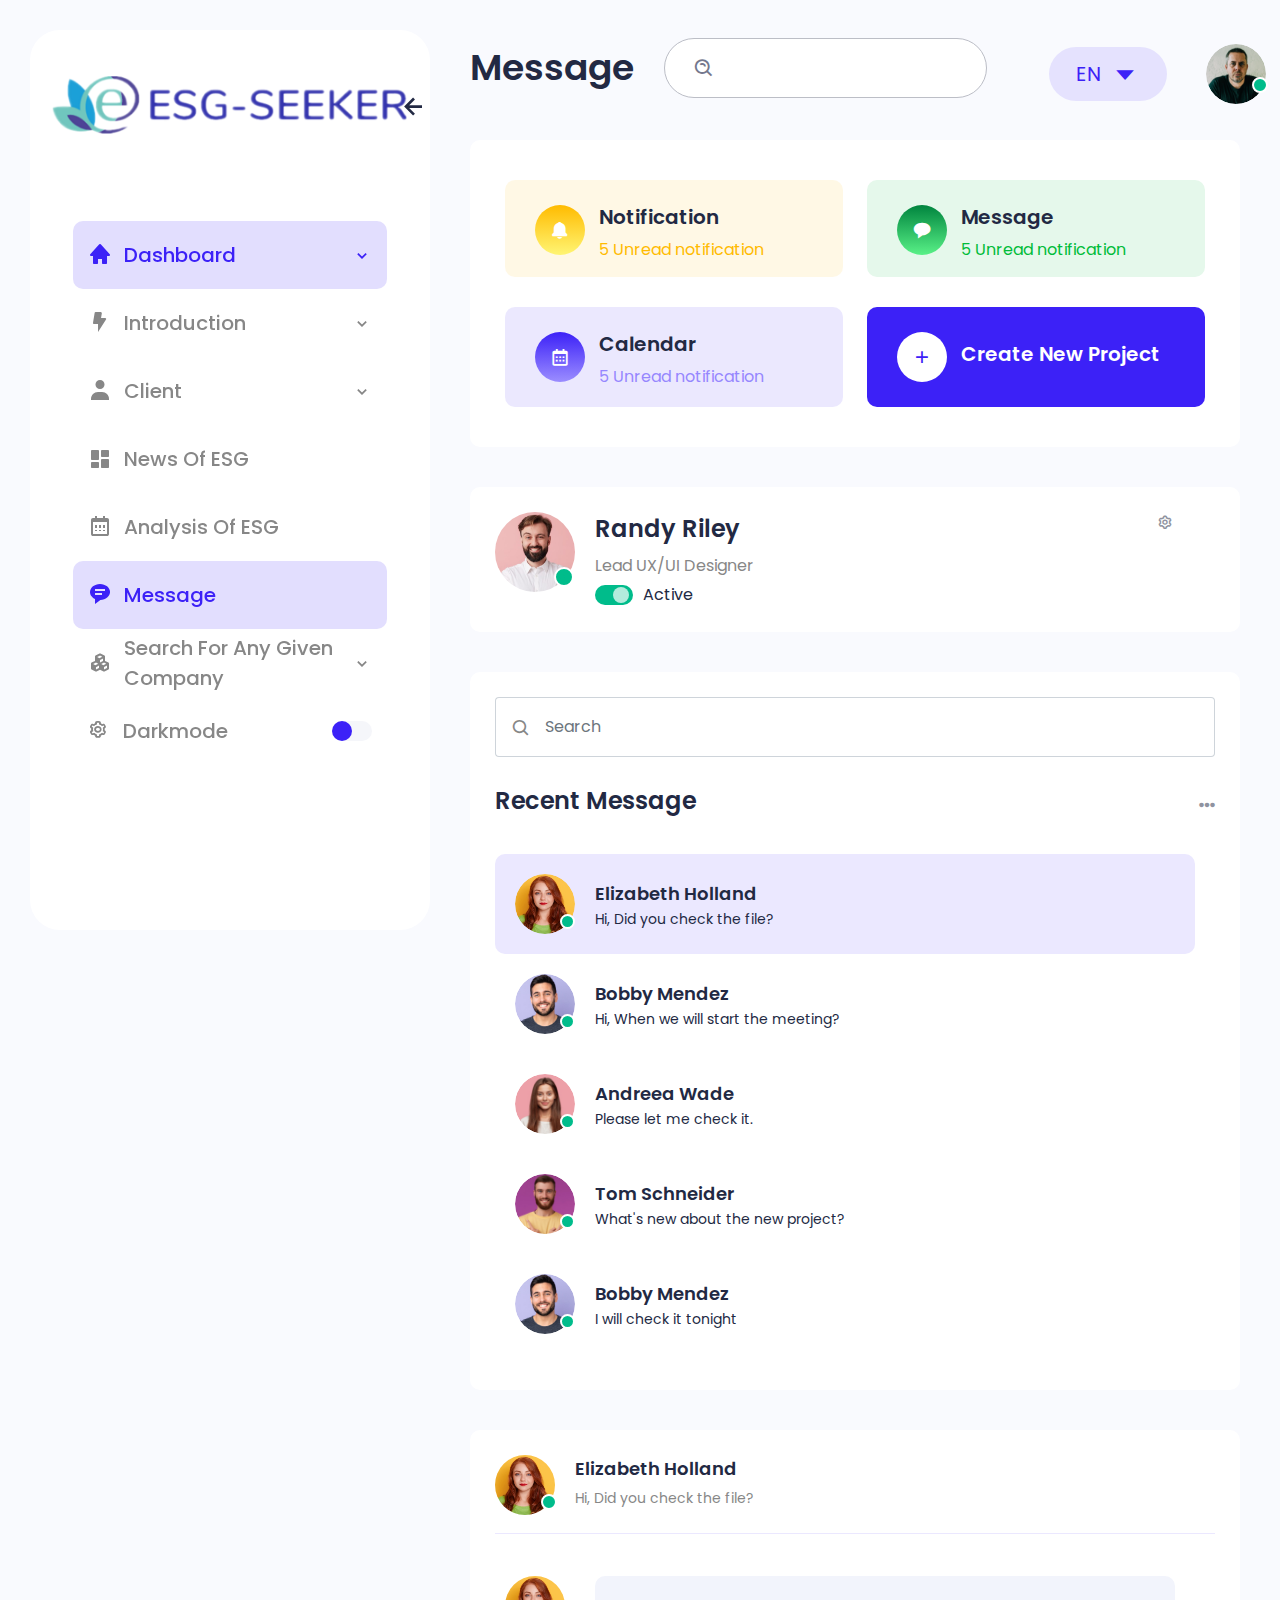
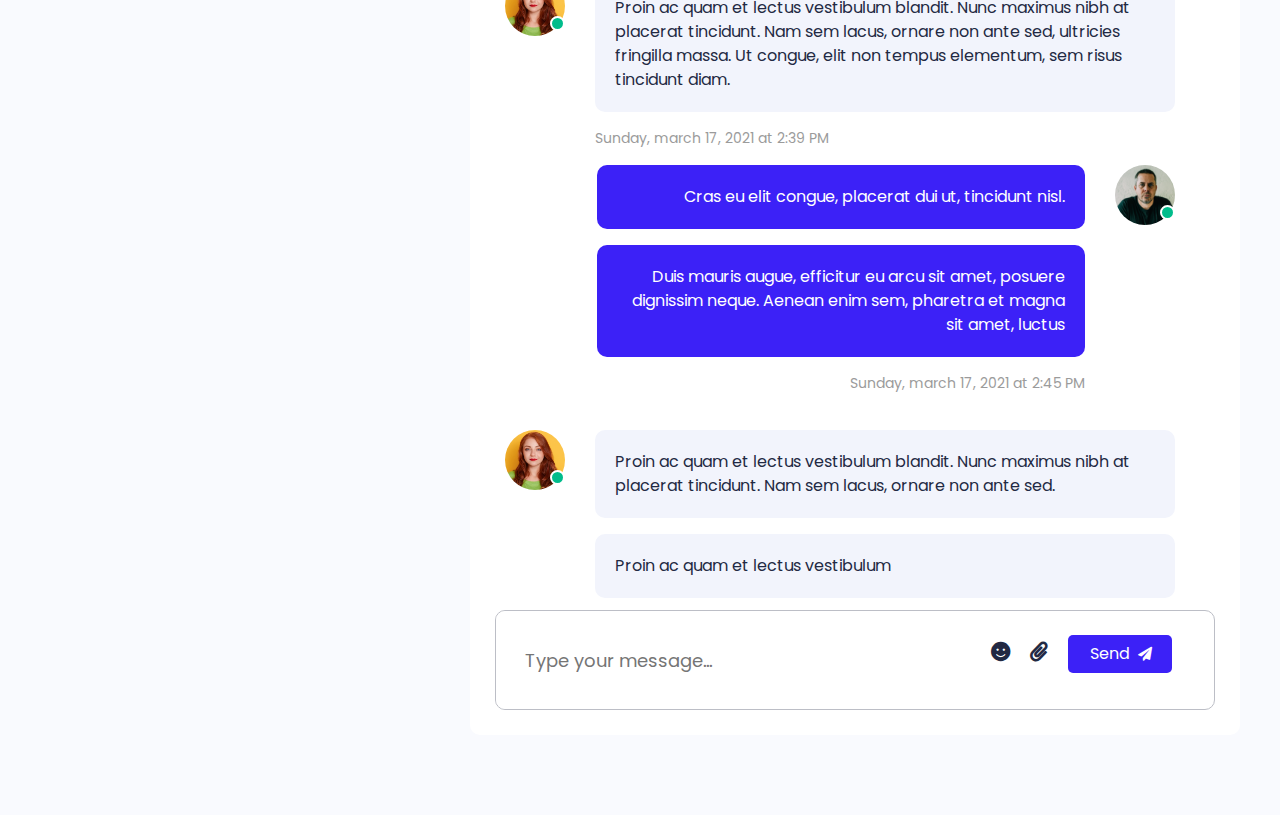
<file: message.html>
<!DOCTYPE html>
<html lang="en">
<head>
<meta charset="UTF-8">
<meta http-equiv="X-UA-Compatible" content="IE=edge">
<meta name="viewport" content="width=device-width, initial-scale=1.0">
<title>
        Protend - Project Management Admin Dashboard HTML Template
    </title>

<link rel="preconnect" href="https://fonts.gstatic.com/">
<link href="static/css/css2.css" rel="stylesheet">

<link href='static/css/boxicons.min.css' rel='stylesheet'>
<link rel="stylesheet" href="static/css/icons.min.css">

<link rel="stylesheet" href="static/css/bootstrap.min.css">
<link rel="stylesheet" href="static/css/grid.css">
<link rel="stylesheet" href="static/css/style.css">
<link rel="stylesheet" href="static/css/responsive.css">
</head>
<body class="sidebar-expand">

<div class="sidebar">
<div class="sidebar-logo">
<a href="index1.html">
<img src="static/picture/logo.png" alt="Protend logo">
</a>
<div class="sidebar-close" id="sidebar-close">
<i class='bx bx-left-arrow-alt'></i>
</div>
</div>

<div class="simlebar-sc" data-simplebar="">
<ul class="sidebar-menu tf">
    <li class="sidebar-submenu">
    <a href="" class="sidebar-menu-dropdown">
    <i class='bx bxs-home'></i>
    <span>Dashboard</span>
    <div class="dropdown-icon">
    <i class='bx bx-chevron-down'></i>
    </div>
    </a>
    <ul class="sidebar-menu sidebar-menu-dropdown-content">
    <li>
    <a href="">
    Dashboard
    </a>
    </li>
    <li>
    <a href="user-profile.html">
    User Profile
    </a>
    </li>
    <li>
    <a href="user-login.html">
    User Login
    </a>
    </li>
    <li>
    <a href="new-account.html">
    New Account
    </a>
    </li>
    </ul>
    </li>
    <li class="sidebar-submenu">
    <a href="the-definition-and-history-of-esg.html" class="sidebar-menu-dropdown">
    <i class='bx bxs-bolt'></i>
    <span>Introduction</span>
    <div class="dropdown-icon"><i class='bx bx-chevron-down'></i></div>
    </a>
    <ul class="sidebar-menu sidebar-menu-dropdown-content">
    <li>
    <a href="the-definition-and-history-of-esg.html">
    The definition and history of ESG
    </a>
    </li>
    <li>
    <a href="why-choose-esg.html">
    Why choose ESG
    </a>
    </li>
    <li>
    <a href="our-team.html">
    Our team
    </a>
    </li>
    </ul>
    </li>
    <li class="sidebar-submenu">
    <a href="clients.html" class="sidebar-menu-dropdown">
    <i class='bx bxs-user'></i>
    <span>Client</span>
    <div class="dropdown-icon"><i class='bx bx-chevron-down'></i></div>
    </a>
    <ul class="sidebar-menu sidebar-menu-dropdown-content">
    <li>
    <a href="clients.html">
    Manager Client
    </a>
    </li>
    <li>
    <a href="client-details.html">
    Client Details
    </a>
    </li>
    </ul>
    </li>
    <li>
    <a href="news-of-esg.html">
    <i class='bx bxs-dashboard'></i>
    <span>News of ESG</span>
    </a>
    </li>
    <li>
    <a href="analysis-of-esg.html">
    <i class='bx bx-calendar'></i>
    <span>Analysis of ESG</span>
    </a>
    </li>
    <li>
    <a href="message.html">
    <i class='bx bxs-message-rounded-detail'></i>
    <span>Message</span>
    </a>
    </li>
    <li class="sidebar-submenu">
    <a href="search.html" class="sidebar-menu-dropdown">
    <i class='bx bxs-component'></i>
    <span>Search for any given company</span>
    <div class="dropdown-icon"><i class='bx bx-chevron-down'></i></div>
    </a>
    <ul class="sidebar-menu sidebar-menu-dropdown-content">
    <li>
    <a href="search.html">
    Search
    </a>
    </li>
    </ul>
    </li>
    <li>
    <a class="darkmode-toggle" id="darkmode-toggle" onclick="switchTheme()">
    <div>
    <i class='bx bx-cog mr-10'></i>
    <span>darkmode</span>
    </div>
    <span class="darkmode-switch"></span>
    </a>
    </li>
    </ul>
</div>

</div>


<div class="main-header">
<div class="d-flex">
<div class="mobile-toggle" id="mobile-toggle">
<i class='bx bx-menu'></i>
</div>
<div class="main-title">
Message
</div>
</div>
<div class="d-flex align-items-center">

<form class="app-search d-none d-lg-block">
<div class="position-relative">
<input type="text" class="form-control" placeholder="Search">
<span class="bx bx-search-alt"></span>
</div>
</form>
<div class="dropdown d-inline-block d-lg-none ms-2">
<button type="button" class="btn header-item noti-icon waves-effect" id="page-header-search-dropdown" data-bs-toggle="dropdown" aria-haspopup="true" aria-expanded="false">
<i class='bx bx-search-alt'></i>
</button>
<div class="dropdown-menu dropdown-menu-lg dropdown-menu-end p-0" aria-labelledby="page-header-search-dropdown">
<form class="p-3">
<div class="form-group m-0">
<div class="input-group">
<input type="text" class="form-control" placeholder="Search ..." aria-label="Recipient's username">
<div class="input-group-append">
<button class="btn btn-primary h-100" type="submit"><i class='bx bx-search-alt'></i></button>
</div>
</div>
</div>
</form>
</div>
</div>
<div class="dropdown d-inline-block">
<button type="button" class="btn header-item" data-bs-toggle="dropdown" aria-haspopup="true" aria-expanded="false">
<span class="btn dropdown-toggle" id="header-lang-img">
EN
<i class='bx bx-caret-down'></i>
</span>
</button>
<div class="dropdown-menu dropdown-menu-end">

<a href="javascript:void(0);" class="dropdown-item notify-item language" data-lang="en">
<img src="static/picture/us.jpg" alt="user-image" class="me-1" height="12"> <span class="align-middle">English</span>
</a>

<a href="javascript:void(0);" class="dropdown-item notify-item language" data-lang="sp">
<img src="static/picture/spain.jpg" alt="user-image" class="me-1" height="12"> <span class="align-middle">Spanish</span>
</a>

<a href="javascript:void(0);" class="dropdown-item notify-item language" data-lang="gr">
<img src="static/picture/germany.jpg" alt="user-image" class="me-1" height="12"> <span class="align-middle">German</span>
</a>

<a href="javascript:void(0);" class="dropdown-item notify-item language" data-lang="it">
<img src="static/picture/italy.jpg" alt="user-image" class="me-1" height="12"> <span class="align-middle">Italian</span>
</a>

<a href="javascript:void(0);" class="dropdown-item notify-item language" data-lang="ru">
<img src="static/picture/russia.jpg" alt="user-image" class="me-1" height="12"> <span class="align-middle">Russian</span>
</a>
</div>
</div>

<div class="dropdown d-inline-block mt-12">
<button type="button" class="btn header-item waves-effect" id="page-header-user-dropdown" data-bs-toggle="dropdown" aria-haspopup="true" aria-expanded="false">
<img class="rounded-circle header-profile-user" src="static/picture/profile.png" alt="Header Avatar">
<span class="pulse-css"></span>
<span class="info d-xl-inline-block  color-span">
<span class="d-block fs-20 font-w600">Randy Riley</span>
<span class="d-block mt-7"><a href="email-protection.html" class="__cf_email__" data-cfemail="0d7f6c636974237f646168744d6a606c6461236e6260">[email&#160;protected]</a></span>
</span>
<i class='bx bx-chevron-down'></i>
</button>
<div class="dropdown-menu dropdown-menu-end">

<a class="dropdown-item" href="#"><i class="bx bx-user font-size-16 align-middle me-1"></i> <span>Profile</span></a>
<a class="dropdown-item" href="#"><i class="bx bx-wallet font-size-16 align-middle me-1"></i> <span>My Wallet</span></a>
<a class="dropdown-item d-block" href="#"><span class="badge bg-success float-end">11</span><i class="bx bx-wrench font-size-16 align-middle me-1"></i> <span>Settings</span></a>
<a class="dropdown-item" href="#"><i class="bx bx-lock-open font-size-16 align-middle me-1"></i> <span>Lock screen</span></a>
<div class="dropdown-divider"></div>
<a class="dropdown-item text-danger" href="user-login.html"><i class="bx bx-power-off font-size-16 align-middle me-1 text-danger"></i> <span>Logout</span></a>
</div>
</div>
</div>
</div>


<div class="main">
<div class="main-content message">
<div class="row">
<div class="col-12">
<div class="box card-box">
<div class="icon-box bg-color-1">
<div class="icon bg-icon-1">
<i class="bx bxs-bell bx-tada"></i>
</div>
<div class="content">
<h5 class="title-box">Notification</h5>
<p class="color-1 mb-0 pt-4">5 Unread notification</p>
</div>
</div>
<div class="icon-box bg-color-2">
<div class="icon bg-icon-2">
<i class='bx bxs-message-rounded'></i>
</div>
<div class="content click-c">
<h5 class="title-box">Message</h5>
<p class="color-2 mb-0 pt-4">5 Unread notification</p>
</div>
<div class="notification-list card">
<div class="top box-header">
<h5>Notification</h5>
</div>
<div class="pd-1r">
<div class="divider"></div>
</div>
<div class="box-body">
<ul class="list">
<li class="d-flex no-seen">
<div class="img-mess"><img class="mr-14" src="static/picture/avt-1.png" alt="avt"></div>
<div class="info">
<a href="#" class="font-w600 mb-0 color-primary">Elizabeth Holland</a>
<p class="pb-0 mb-0 line-h14 mt-6">Proin ac quam et lectus vestibulum</p>
</div>
</li>
<li class="d-flex">
<div class="img-mess"><img class="mr-14" src="static/picture/avt-1.png" alt="avt"></div>
<div class="info">
<a href="#" class="font-w600 mb-0 color-primary">Elizabeth Holland</a>
<p class="pb-0 mb-0 line-h14 mt-6">Proin ac quam et lectus vestibulum</p>
</div>
</li>
</ul>
<div class="btn-view">
<a class="font-w600 h5" href="">View All</a>
</div>
</div>
</div>
</div>
<div class="icon-box bg-color-3">
<a class="create d-flex" href="calendar.html">
<div class="icon bg-icon-3">
<i class="bx bx-calendar"></i>
 </div>
<div class="content">
<h5 class="title-box">Calendar</h5>
<p class="color-3 mb-0 pt-4">5 Unread notification</p>
</div>
</a>
</div>
<div class="icon-box bg-color-4">
<a class="create d-flex" href="#" data-toggle="modal" data-target="#add_project">
<div class="icon bg-white">
<i class="bx bx-plus"></i>
</div>
<div class="content d-flex align-items-center">
<h5 class="color-white">Create New Project</h5>
</div>
</a>
</div>
</div>
</div>
</div>
<div class="row">
<div class="col-4 col-md-12">
<div class="row">
<div class="col-12">
<div class="box">
<div class="box-info-messager">
<div class="box-body pd-0 d-flex align-items-start">
<div class="left w-90">
<div class="message-pic big">
<img src="static/picture/avt-mess.png" alt="">
<div class="pulse-css"></div>
</div>
<div class="content">
<div class="username">
<h5 class="fs-24">Randy Riley</h5>
</div>
<div class="text">
<p class="pb-5 mt-9 mb-0">Lead UX/UI Designer</p>
</div>
<div class="checkbox">
<input type="checkbox" value="checkbox" name="check" checked="">
<span class="ml-10">Active</span>
</div>
</div>
</div>
<div class="right">
<div class="dropdown ml-14">
<a href="javascript:void(0);" class="btn-link" data-bs-toggle="dropdown" aria-expanded="false">
<i class="bx bx-cog color-text"></i>
</a>
<div class="dropdown-menu dropdown-menu-right">
<a class="dropdown-item" href="javascript:void(0);">Delete</a>
<a class="dropdown-item" href="javascript:void(0);">Edit</a>
</div>
</div>
</div>
</div>
</div>
</div>
</div>
<div class="col-12 mb-0">
<div class="box box-message">
<div class="input-group search-area">
<span class="input-group-text"><a href="javascript:void(0)"><i class="bx bx-search"></i></a></span>
 <input type="text" class="form-control" placeholder="Search">
</div>
<div class="box-header">
<h4 class="card-title">Recent Message</h4>
<div class="dropdown ml-14">
<a href="javascript:void(0);" class="btn-link" data-bs-toggle="dropdown" aria-expanded="false">
<i class="fas fa-ellipsis-h"></i>
</a>
<div class="dropdown-menu dropdown-menu-right">
<a class="dropdown-item" href="javascript:void(0);">Delete</a>
<a class="dropdown-item" href="javascript:void(0);">Edit</a>
</div>
</div>
</div>
<div class="box-content">
<ul class="message-list">
<li class="waves-effect waves-teal active">
<div class="left d-flex">
<div class="avatar">
<img src="static/picture/cmt-01.png" alt="">
<div class="pulse-css-1"></div>
</div>
<div class="content">
<div class="username">
<div class="name h6">
Elizabeth Holland
</div>
</div>
<div class="text">
<p>Hi, Did you check the file?</p>
</div>
</div>
</div>

<div class="clearfix"></div>
</li>

<li class="waves-effect waves-teal">
<div class="left d-flex">
<div class="avatar">
<img src="static/picture/cmt-04.png" alt="">
<div class="pulse-css-1"></div>
</div>
<div class="content">
<div class="username">
<div class="name h6">
Bobby Mendez
</div>
</div>
<div class="text">
<p>Hi, When we will start the meeting?</p>
</div>
</div>
</div>

<div class="clearfix"></div>
</li>

<li class="waves-effect waves-teal">
<div class="left d-flex">
<div class="avatar">
<img src="static/picture/message-4.png" alt="">
<div class="pulse-css-1"></div>
</div>
<div class="content">
<div class="username">
<div class="name h6">
Andreea Wade
</div>
</div>
<div class="text">
<p>Please let me check it.</p>
</div>
</div>
</div>

<div class="clearfix"></div>
</li>

<li class="waves-effect waves-teal">
<div class="left d-flex">
<div class="avatar">
<img src="static/picture/message-5.png" alt="">
<div class="pulse-css-1"></div>
</div>
<div class="content">
<div class="username">
<div class="name h6">
Tom Schneider
</div>
</div>
<div class="text">
<p>What's new about the new project?</p>
</div>
</div>
</div>

<div class="clearfix"></div>
</li>

<li class="waves-effect waves-teal">
<div class="left d-flex">
<div class="avatar">
<img src="static/picture/cmt-04.png" alt="">
<div class="pulse-css-1"></div>
</div>
<div class="content">
<div class="username">
<div class="name h6">
Bobby Mendez
</div>
</div>
<div class="text">
<p>I will check it tonight</p>
</div>
 </div>
</div>

<div class="clearfix"></div>
</li>

<li class="waves-effect waves-teal">
<div class="left d-flex">
<div class="avatar">
<img src="static/picture/message-4.png" alt="">
<div class="pulse-css-1"></div>
</div>
<div class="content">
<div class="username">
<div class="name h6">
Andreea Wade
</div>
</div>
<div class="text">
<p>Looks great. Let's finished it.</p>
</div>
</div>
</div>

<div class="clearfix"></div>
</li>

</ul>

</div>

</div>
</div>
</div>
</div>
<div class="col-8 col-md-12">
<div class="box message-info">
<div class="box-info-messager">
<div class="message-pic">
<img src="static/picture/cmt-01.png" alt="">
<div class="pulse-css"></div>
</div>
<div class="content">
<div class="username">
<h5 class="fs-18">Elizabeth Holland</h5>
</div>
<div class="text">
<p class="fs-14">Hi, Did you check the file?</p>
</div>
</div>
</div>

<div class="divider"></div>
<div class="message-box">
<div class="message-in">
<div class="message-pic">
<img src="static/picture/cmt-01.png" alt="">
<div class="pulse-css-1"></div>
</div>
<div class="message-body">
<div class="message-text">
<p>Proin ac quam et lectus vestibulum blandit. Nunc maximus nibh at placerat tincidunt. Nam sem lacus, ornare non ante sed, ultricies fringilla massa. Ut congue, elit non tempus elementum, sem risus tincidunt diam.</p>
</div>
<div class="message-meta">
<p class="mt-10">Sunday, march 17, 2021 at 2:39 PM</p>
</div>
 </div>
<div class="clearfix"></div>
</div>

<div class="clearfix"></div>
<div class="message-out">
<div class="message-pic">
<img src="static/picture/profile.png" alt="">
<div class="pulse-css-1"></div>
</div>
<div class="message-body">
<div class="message-text">
<p>Cras eu elit congue, placerat dui ut, tincidunt nisl. </p>
<p>Duis mauris augue, efficitur eu arcu sit amet, posuere dignissim neque. Aenean enim sem, pharetra et magna sit amet, luctus</p>
</div>
<div class="message-meta">
<p class="mt-10">Sunday, march 17, 2021 at 2:45 PM</p>
</div>
</div>
<div class="clearfix"></div>
</div>

<div class="clearfix"></div>
<div class="message-in">
<div class="message-pic">
<img src="static/picture/cmt-01.png" alt="">
<div class="pulse-css-1"></div>
</div>
<div class="message-body">
<div class="message-text">
<p>Proin ac quam et lectus vestibulum blandit. Nunc maximus nibh at placerat tincidunt. Nam sem lacus, ornare non ante sed.</p>
<p>Proin ac quam et lectus vestibulum </p>
</div>
<div class="message-meta">
<p class="mt-10">Sunday, march 17, 2021 at 2:52 PM</p>
</div>
</div>
<div class="clearfix"></div>
</div>
<div class="message-in">
<div class="message-pic">
<img src="static/picture/cmt-01.png" alt="">
<div class="pulse-css-1"></div>
</div>
<div class="message-body">
<div class="message-text">
<p>Proin ac quam et lectus vestibulum blandit. Nunc maximus nibh at placerat tincidunt. Nam sem lacus, ornare non ante sed.</p>
<p>Proin ac quam et lectus vestibulum </p>
</div>
<div class="message-meta">
<p class="mt-10">Sunday, march 17, 2021 at 2:52 PM</p>
</div>
</div>
<div class="clearfix"></div>
</div>
</div>
<div class="form-chat">
<form action="#" method="get" accept-charset="utf-8">
<div class="message-form-chat">

<span class="message-text">
<textarea name="message" placeholder="Type your message..." required="required"></textarea>
</span>
 
<span class="camera">
<a href="#" title="">
<i class="fas fa-smile"></i>
</a>
</span>

<span class="icon-message">
<a href="#" title="">
<i class="fas fa-paperclip"></i>
</a>
</span>



<span class="btn-send">
<button class="waves-effect" type="submit">Send <i class="fas fa-paper-plane"></i></button>
</span>

</div>

<div class="clearfix"></div>
</form>

</div>
</div>
</div>
</div>
<div id="add_project" class="modal custom-modal fade" role="dialog">
<div class="modal-dialog modal-dialog-centered modal-lg" role="document">
<div class="modal-content">
<div class="modal-header">
<h5 class="modal-title">Create Project</h5>
<button type="button" class="close" data-dismiss="modal" aria-label="Close">
<span aria-hidden="true">&times;</span>
</button>
</div>
<div class="modal-body">
<form>
<div class="row">
<div class="col-sm-6">
<div class="form-group">
<label>Project Name</label>
<input class="form-control" value="" type="text">
</div>
</div>
<div class="col-sm-6">
<div class="form-group">
<label>Client</label>
<select class="select">
<option>Client 1</option>
<option>Client 2</option>
</select>
</div>
</div>
</div>
<div class="row">
<div class="col-sm-6">
<div class="form-group">
<label>Start Date</label>
 <div class="cal-icon">
<input class="form-control " type="date">
</div>
</div>
</div>
<div class="col-sm-6">
<div class="form-group">
<label>End Date</label>
<div class="cal-icon">
<input class="form-control " type="date">
</div>
</div>
</div>
</div>
<div class="row">
<div class="col-sm-3">
<div class="form-group">
<label>Rate</label>
<input placeholder="$50" class="form-control" value="" type="text">
</div>
</div>
<div class="col-sm-3">
<div class="form-group">
<label>&nbsp;</label>
<select class="select">
<option>Hourly</option>
<option selected="">Fixed</option>
</select>
</div>
</div>
<div class="col-sm-6">
<div class="form-group">
<label>Priority</label>
<select class="select">
<option selected="">High</option>
<option>Medium</option>
<option>Low</option>
</select>
</div>
</div>
</div>
<div class="form-group">
<label>Description</label>
<textarea rows="4" class="form-control" placeholder="Enter your message here"></textarea>
</div>
<div class="form-group">
<label>Upload Files</label>
<input class="form-control" type="file">
</div>
<div class="submit-section">
<button class="btn btn-primary submit-btn">Save</button>
</div>
</form>
</div>
</div>
</div>
</div>
</div>
</div>

<div class="overlay"></div>


<script data-cfasync="false" src="static/js/email-decode.min.js"></script><script src="static/js/jquery.min.js"></script>
<script src="static/js/jquery-ui.min.js"></script>
<script src="static/js/moment.min.js"></script>
<script src="static/js/apexcharts.js"></script>
<script src="static/js/bootstrap.bundle.min.js"></script>
<script src="static/js/jquery.peity.min.js"></script>
<script src="static/js/Chart.bundle.min.js"></script>
<script src="static/js/owl.carousel.min.js"></script>
<script src="static/js/bootstrap.min.js"></script>
<script src="static/js/simplebar.min.js"></script>

<script src="static/js/main.js"></script>
<script src="static/js/shortcode.js"></script>
<script src="static/js/script.js"></script>
</body>
</html>
</file>
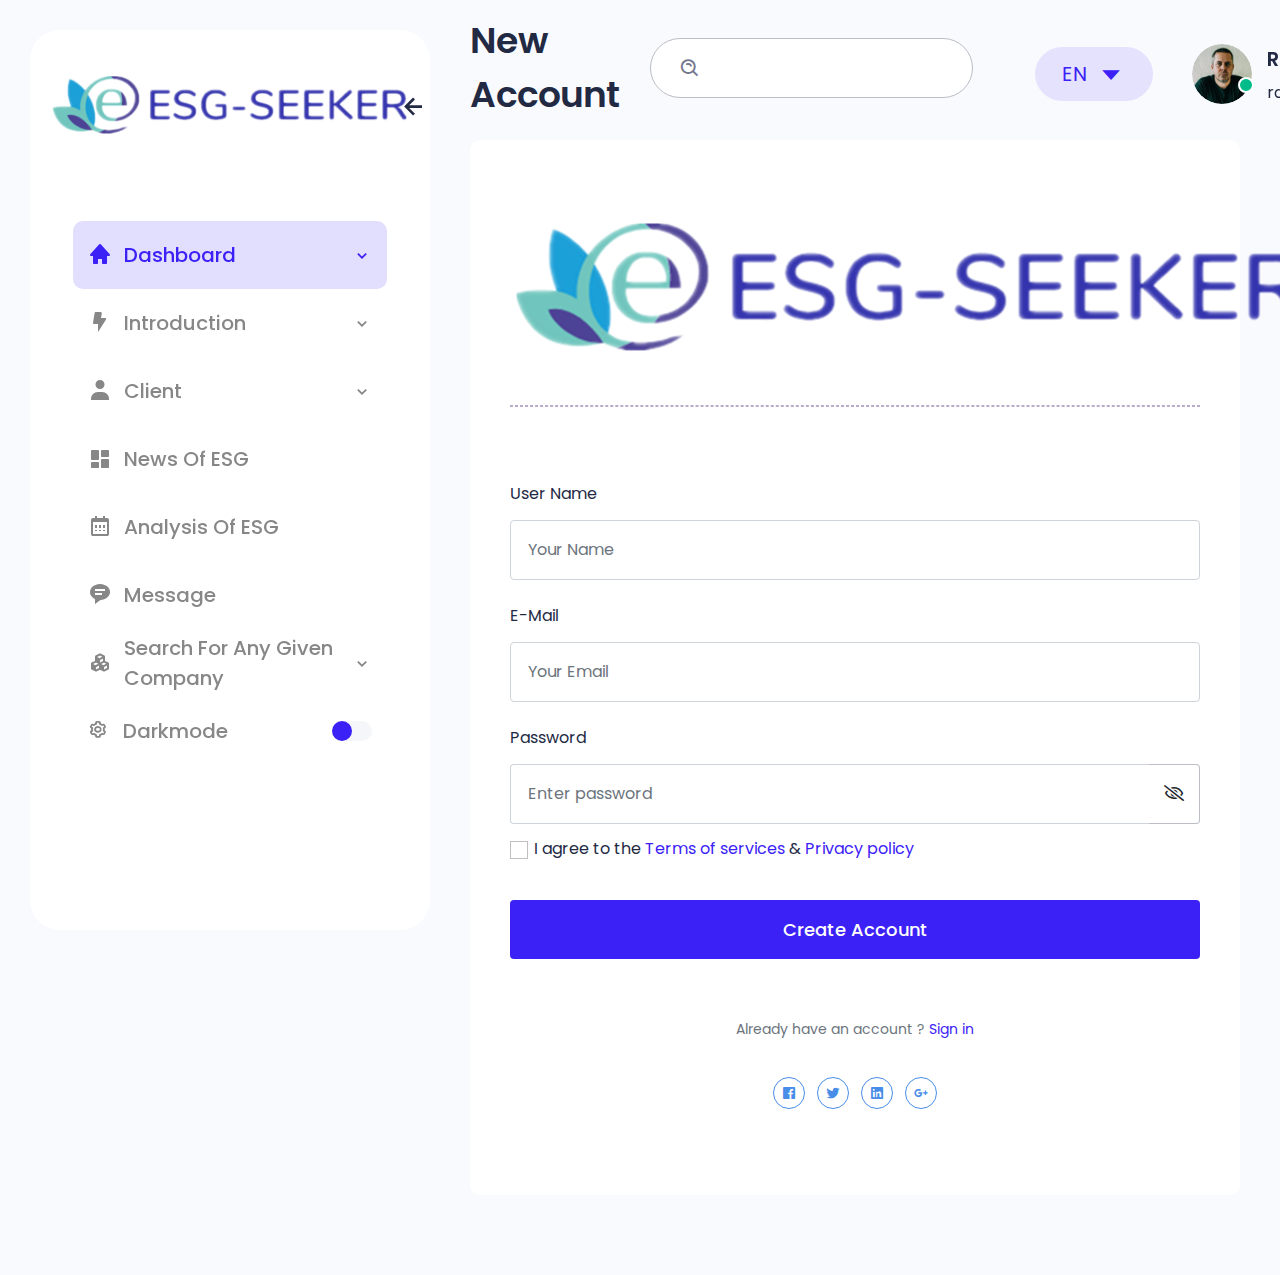
<file: new-account.html>
<!DOCTYPE html>
<html lang="en">
<head>
<meta charset="UTF-8">
<meta http-equiv="X-UA-Compatible" content="IE=edge">
<meta name="viewport" content="width=device-width, initial-scale=1.0">
<title>
        Protend - Project Management Admin Dashboard HTML Template
    </title>

<link rel="preconnect" href="https://fonts.gstatic.com/">
<link href="static/css/css2.css" rel="stylesheet">

<link href='static/css/boxicons.min.css' rel='stylesheet'>
<link rel="stylesheet" href="static/css/icons.min.css">
<link rel="stylesheet" href="static/css/datepicker.css">

<link rel="stylesheet" href="static/css/bootstrap.min.css">
<link rel="stylesheet" href="static/css/grid.css">
<link rel="stylesheet" href="static/css/style.css">
<link rel="stylesheet" href="static/css/responsive.css">
</head>
<body class="sidebar-expand counter-scroll">

<div class="sidebar">
<div class="sidebar-logo">
<a href="index1.html">
<img src="static/picture/logo.png" alt="Protend logo">
</a>
<div class="sidebar-close" id="sidebar-close">
<i class='bx bx-left-arrow-alt'></i>
</div>
</div>

<div class="simlebar-sc" data-simplebar="">
<ul class="sidebar-menu tf">
    <li class="sidebar-submenu">
    <a href="" class="sidebar-menu-dropdown">
    <i class='bx bxs-home'></i>
    <span>Dashboard</span>
    <div class="dropdown-icon">
    <i class='bx bx-chevron-down'></i>
    </div>
    </a>
    <ul class="sidebar-menu sidebar-menu-dropdown-content">
    <li>
    <a href="">
    Dashboard
    </a>
    </li>
    <li>
    <a href="user-profile.html">
    User Profile
    </a>
    </li>
    <li>
    <a href="user-login.html">
    User Login
    </a>
    </li>
    <li>
    <a href="new-account.html">
    New Account
    </a>
    </li>
    </ul>
    </li>
    <li class="sidebar-submenu">
    <a href="the-definition-and-history-of-esg.html" class="sidebar-menu-dropdown">
    <i class='bx bxs-bolt'></i>
    <span>Introduction</span>
    <div class="dropdown-icon"><i class='bx bx-chevron-down'></i></div>
    </a>
    <ul class="sidebar-menu sidebar-menu-dropdown-content">
    <li>
    <a href="the-definition-and-history-of-esg.html">
    The definition and history of ESG
    </a>
    </li>
    <li>
    <a href="why-choose-esg.html">
    Why choose ESG
    </a>
    </li>
    <li>
    <a href="our-team.html">
    Our team
    </a>
    </li>
    </ul>
    </li>
    <li class="sidebar-submenu">
    <a href="clients.html" class="sidebar-menu-dropdown">
    <i class='bx bxs-user'></i>
    <span>Client</span>
    <div class="dropdown-icon"><i class='bx bx-chevron-down'></i></div>
    </a>
    <ul class="sidebar-menu sidebar-menu-dropdown-content">
    <li>
    <a href="clients.html">
    Manager Client
    </a>
    </li>
    <li>
    <a href="client-details.html">
    Client Details
    </a>
    </li>
    </ul>
    </li>
    <li>
    <a href="news-of-esg.html">
    <i class='bx bxs-dashboard'></i>
    <span>News of ESG</span>
    </a>
    </li>
    <li>
    <a href="analysis-of-esg.html">
    <i class='bx bx-calendar'></i>
    <span>Analysis of ESG</span>
    </a>
    </li>
    <li>
    <a href="message.html">
    <i class='bx bxs-message-rounded-detail'></i>
    <span>Message</span>
    </a>
    </li>
    <li class="sidebar-submenu">
    <a href="search.html" class="sidebar-menu-dropdown">
    <i class='bx bxs-component'></i>
    <span>Search for any given company</span>
    <div class="dropdown-icon"><i class='bx bx-chevron-down'></i></div>
    </a>
    <ul class="sidebar-menu sidebar-menu-dropdown-content">
    <li>
    <a href="search.html">
    Search
    </a>
    </li>
    </ul>
    </li>
    <li>
    <a class="darkmode-toggle" id="darkmode-toggle" onclick="switchTheme()">
    <div>
    <i class='bx bx-cog mr-10'></i>
    <span>darkmode</span>
    </div>
    <span class="darkmode-switch"></span>
    </a>
    </li>
    </ul>
</div>

</div>


<div class="main-header">
<div class="d-flex">
<div class="mobile-toggle" id="mobile-toggle">
<i class='bx bx-menu'></i>
</div>
<div class="main-title">
New Account
</div>
</div>
<div class="d-flex align-items-center">

<form class="app-search d-none d-lg-block">
<div class="position-relative">
<input type="text" class="form-control" placeholder="Search">
<span class="bx bx-search-alt"></span>
</div>
</form>
<div class="dropdown d-inline-block d-lg-none ms-2">
<button type="button" class="btn header-item noti-icon waves-effect" id="page-header-search-dropdown" data-bs-toggle="dropdown" aria-haspopup="true" aria-expanded="false">
<i class='bx bx-search-alt'></i>
</button>
<div class="dropdown-menu dropdown-menu-lg dropdown-menu-end p-0" aria-labelledby="page-header-search-dropdown">
<form class="p-3">
<div class="form-group m-0">
<div class="input-group">
<input type="text" class="form-control" placeholder="Search ..." aria-label="Recipient's username">
<div class="input-group-append">
<button class="btn btn-primary h-100" type="submit"><i class='bx bx-search-alt'></i></button>
</div>
</div>
</div>
</form>
</div>
</div>
<div class="dropdown d-inline-block">
<button type="button" class="btn header-item" data-bs-toggle="dropdown" aria-haspopup="true" aria-expanded="false">
<span class="btn dropdown-toggle" id="header-lang-img">
EN
<i class='bx bx-caret-down'></i>
</span>
</button>
<div class="dropdown-menu dropdown-menu-end">

<a href="javascript:void(0);" class="dropdown-item notify-item language" data-lang="en">
<img src="static/picture/us.jpg" alt="user-image" class="me-1" height="12"> <span class="align-middle">English</span>
</a>

<a href="javascript:void(0);" class="dropdown-item notify-item language" data-lang="sp">
<img src="static/picture/spain.jpg" alt="user-image" class="me-1" height="12"> <span class="align-middle">Spanish</span>
</a>

<a href="javascript:void(0);" class="dropdown-item notify-item language" data-lang="gr">
<img src="static/picture/germany.jpg" alt="user-image" class="me-1" height="12"> <span class="align-middle">German</span>
</a>

<a href="javascript:void(0);" class="dropdown-item notify-item language" data-lang="it">
<img src="static/picture/italy.jpg" alt="user-image" class="me-1" height="12"> <span class="align-middle">Italian</span>
</a>

<a href="javascript:void(0);" class="dropdown-item notify-item language" data-lang="ru">
<img src="static/picture/russia.jpg" alt="user-image" class="me-1" height="12"> <span class="align-middle">Russian</span>
</a>
</div>
</div>

<div class="dropdown d-inline-block mt-12">
<button type="button" class="btn header-item waves-effect" id="page-header-user-dropdown" data-bs-toggle="dropdown" aria-haspopup="true" aria-expanded="false">
<img class="rounded-circle header-profile-user" src="static/picture/profile.png" alt="Header Avatar">
<span class="pulse-css"></span>
<span class="info d-xl-inline-block  color-span">
<span class="d-block fs-20 font-w600">Randy Riley</span>
<span class="d-block mt-7"><a href="email-protection.html" class="__cf_email__" data-cfemail="4032212e24396e32292c253900272d21292c6e232f2d">[email&#160;protected]</a></span>
</span>
<i class='bx bx-chevron-down'></i>
</button>
<div class="dropdown-menu dropdown-menu-end">

<a class="dropdown-item" href="#"><i class="bx bx-user font-size-16 align-middle me-1"></i> <span>Profile</span></a>
<a class="dropdown-item" href="#"><i class="bx bx-wallet font-size-16 align-middle me-1"></i> <span>My Wallet</span></a>
<a class="dropdown-item d-block" href="#"><span class="badge bg-success float-end">11</span><i class="bx bx-wrench font-size-16 align-middle me-1"></i> <span>Settings</span></a>
<a class="dropdown-item" href="#"><i class="bx bx-lock-open font-size-16 align-middle me-1"></i> <span>Lock screen</span></a>
<div class="dropdown-divider"></div>
<a class="dropdown-item text-danger" href="user-login.html"><i class="bx bx-power-off font-size-16 align-middle me-1 text-danger"></i> <span>Logout</span></a>
</div>
</div>
</div>
</div>


<div class="main">
<div class="main-content">
<section class="login singup">
<div class="row">
<div class="col-md-12">
<div class="box">
<div class="box-header d-flex justify-content-between">
<a href="index1.html">
<img src="static/picture/logo.png" alt="" height="200px">
</a>
<div class="action-reg">
<h4 class="fs-30">Register</h4>
<a href="">Create new account</a>
</div>
</div>
<div class="line"></div>
<div class="box-body">
<div class="auth-content my-auto">
<form class="mt-6 pt-2" action="index.html">
<div class="mb-3">
<label class="form-label mb-14">User Name</label>
<input type="text" class="form-control" id="username" placeholder="Your Name">
</div>
<div class="mb-3 mt-24">
<label for="useremail" class="form-label mb-14">E-Mail</label>
<input type="email" class="form-control" id="useremail" placeholder="Your Email" required="">
<div class="invalid-feedback">
Please Enter Email
</div>
</div>
<div class="mb-3 mt-24">
<div class="d-flex align-items-start">
<div class="flex-grow-1">
<label class="form-label mb-14">Password</label>
</div>
</div>
<div class="input-group auth-pass-inputgroup">
<input type="password" class="form-control" placeholder="Enter password" aria-label="Password" aria-describedby="password-addon">
<button class="btn shadow-none ms-0" type="button" id="password-addon"><i class="far fa-eye-slash"></i></button>
</div>
</div>
<div class="row mb-4">
 <div class="col">
<div class="form-check">
<input class="form-check-input" type="checkbox" id="remember-check">
<label class="form-check-label" for="remember-check">
I agree to the <a href="#" class="text-primary"> Terms of services</a> & <a href="#" class="text-primary"> Privacy policy</a>
</label>
</div>
</div>
</div>
<div class="mb-3 mt-29">
<button class="btn bg-primary color-white w-100 waves-effect waves-light fs-18 font-w500" type="submit">Create Account</button>
</div>
</form>
<div class="mt-59 text-center">
<p class="text-muted mb-0 fs-14">Already have an account ? <a href="user-login.html" class="text-primary fw-semibold"> Sign in </a> </p>
</div>
<div class="mt-37 text-center">
<ul class="list-inline mb-0">
<li class="list-inline-item">
<a href="javascript:void()" class="social-list-item text-white">
<i class='bx bxl-facebook-square'></i>
</a>
</li>
<li class="list-inline-item">
<a href="javascript:void()" class="social-list-item text-white">
<i class='bx bxl-twitter'></i>
</a>
</li>
<li class="list-inline-item">
<a href="javascript:void()" class="social-list-item  text-white">
<i class='bx bxl-linkedin-square'></i>
</a>
</li>
<li class="list-inline-item">
<a href="javascript:void()" class="social-list-item  text-white">
<i class='bx bxl-google-plus'></i>
</a>
</li>
</ul>
</div>
</div>
</div>
</div>
</div>
</div>
</section>
</div>
</div>

<div class="overlay"></div>


<script data-cfasync="false" src="static/js/email-decode.min.js"></script><script src="static/js/jquery.min.js"></script>
<script src="static/js/jquery-ui.min.js"></script>
<script src="static/js/moment.min.js"></script>
<script src="static/js/bootstrap.bundle.min.js"></script>
<script src="static/js/jquery.peity.min.js"></script>
<script src="static/js/Chart.bundle.min.js"></script>
<script src="static/js/owl.carousel.min.js"></script>
<script src="static/js/bootstrap.min.js"></script>
<script src="static/js/countto.js"></script>
<script src="static/js/datepicker.js"></script>
<script src="static/js/simplebar.min.js"></script>
<script src="static/js/pass-addon.init.js"></script>

<script src="static/js/main.js"></script>
<script src="static/js/shortcode.js"></script>
<script src="static/js/datepicker1.js"></script>
<script>
    </script>
</body>
</html>
</file>
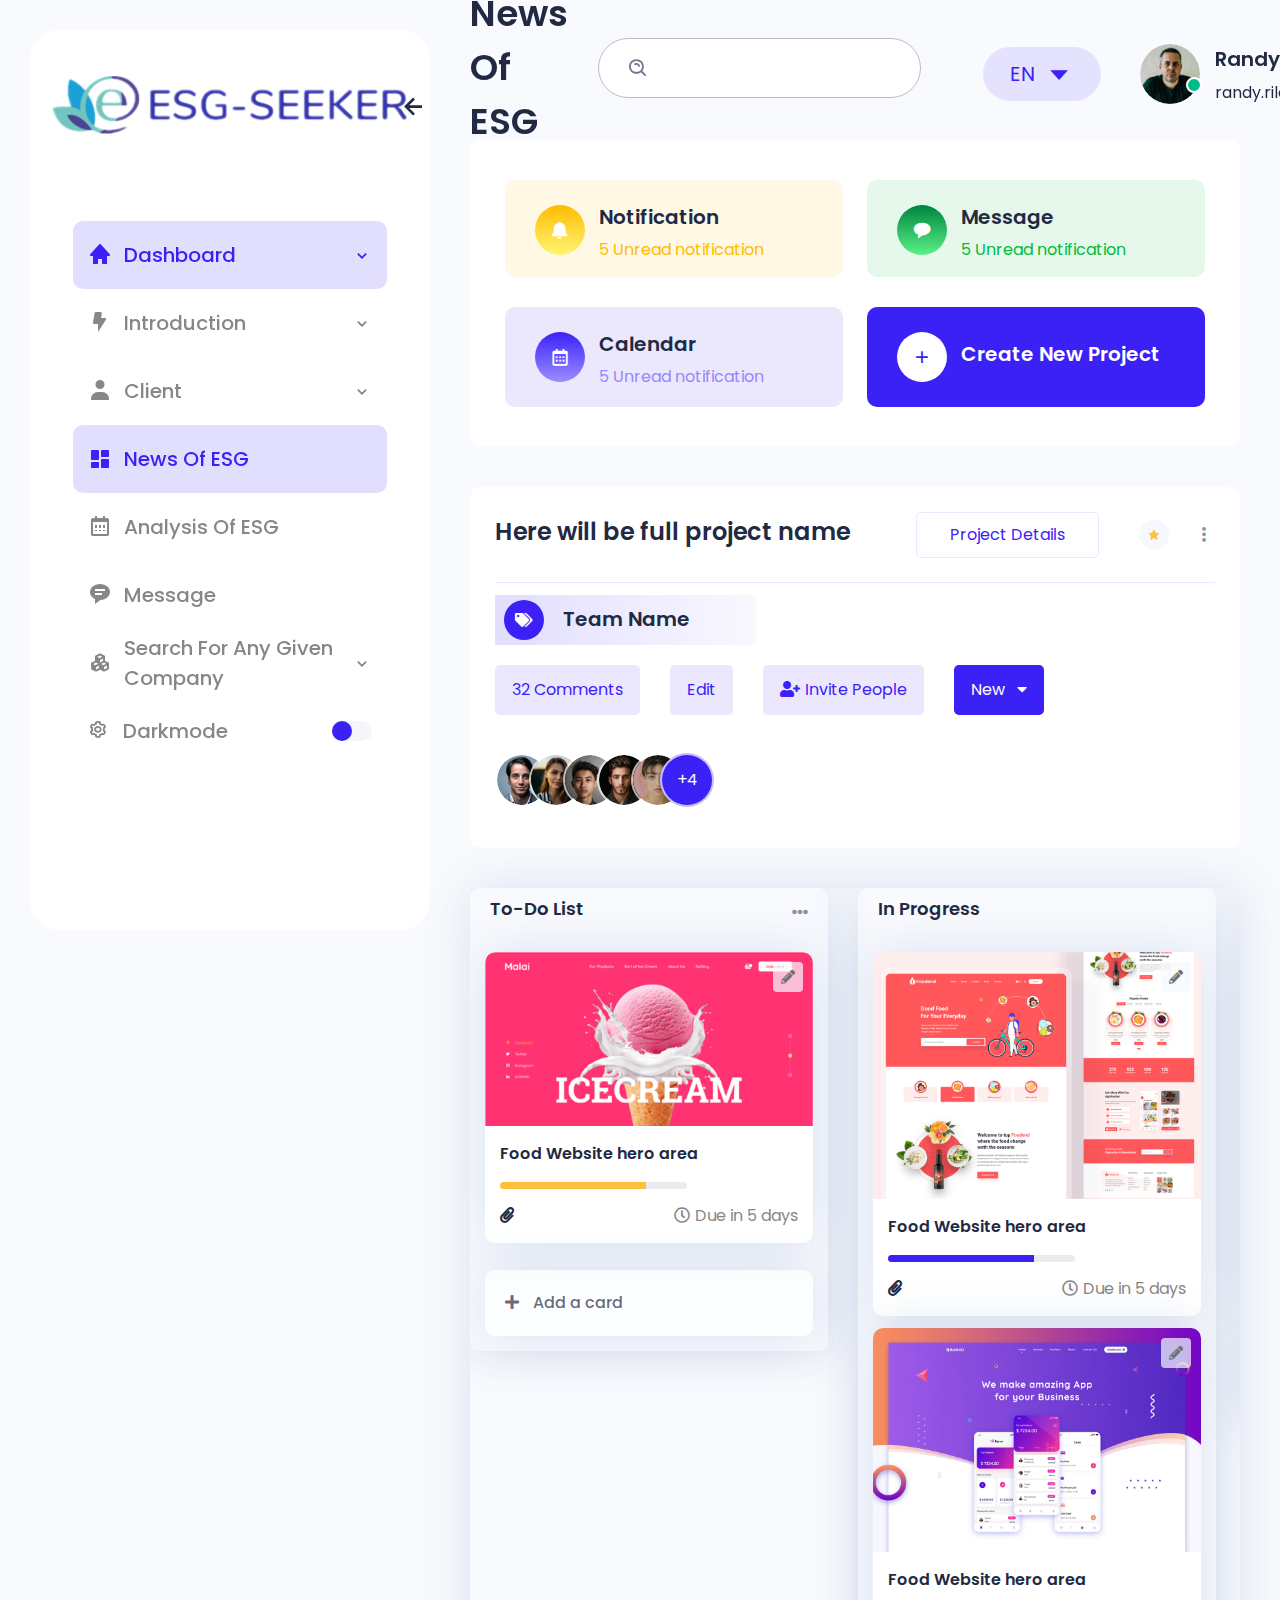
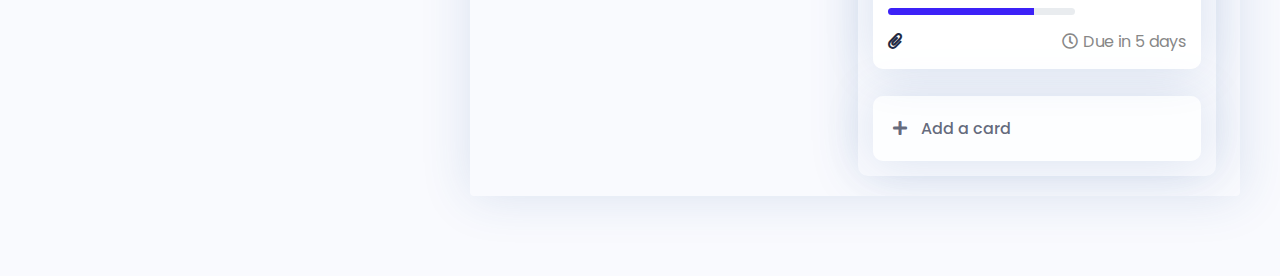
<file: news-of-esg.html>
<!DOCTYPE html>
<html lang="en">
<head>
<meta charset="UTF-8">
<meta http-equiv="X-UA-Compatible" content="IE=edge">
<meta name="viewport" content="width=device-width, initial-scale=1.0">
<title>
        Protend - Project Management Admin Dashboard HTML Template
    </title>

<link rel="preconnect" href="https://fonts.gstatic.com/">
<link href="static/css/css2.css" rel="stylesheet">

<link href='static/css/boxicons.min.css' rel='stylesheet'>
<link rel="stylesheet" href="static/css/icons.min.css">

<link rel="stylesheet" href="static/css/bootstrap.min.css">
<link rel="stylesheet" href="static/css/grid.css">
<link rel="stylesheet" href="static/css/style.css">
<link rel="stylesheet" href="static/css/responsive.css">
</head>
<body class="sidebar-expand">

<div class="sidebar">
<div class="sidebar-logo">
<a href="index1.html">
<img src="static/picture/logo.png" alt="Protend logo">
</a>
<div class="sidebar-close" id="sidebar-close">
<i class='bx bx-left-arrow-alt'></i>
</div>
</div>

<div class="simlebar-sc" data-simplebar="">
<ul class="sidebar-menu tf">
    <li class="sidebar-submenu">
    <a href="" class="sidebar-menu-dropdown">
    <i class='bx bxs-home'></i>
    <span>Dashboard</span>
    <div class="dropdown-icon">
    <i class='bx bx-chevron-down'></i>
    </div>
    </a>
    <ul class="sidebar-menu sidebar-menu-dropdown-content">
    <li>
    <a href="">
    Dashboard
    </a>
    </li>
    <li>
    <a href="user-profile.html">
    User Profile
    </a>
    </li>
    <li>
    <a href="user-login.html">
    User Login
    </a>
    </li>
    <li>
    <a href="new-account.html">
    New Account
    </a>
    </li>
    </ul>
    </li>
    <li class="sidebar-submenu">
    <a href="the-definition-and-history-of-esg.html" class="sidebar-menu-dropdown">
    <i class='bx bxs-bolt'></i>
    <span>Introduction</span>
    <div class="dropdown-icon"><i class='bx bx-chevron-down'></i></div>
    </a>
    <ul class="sidebar-menu sidebar-menu-dropdown-content">
    <li>
    <a href="the-definition-and-history-of-esg.html">
    The definition and history of ESG
    </a>
    </li>
    <li>
    <a href="why-choose-esg.html">
    Why choose ESG
    </a>
    </li>
    <li>
    <a href="our-team.html">
    Our team
    </a>
    </li>
    </ul>
    </li>
    <li class="sidebar-submenu">
    <a href="clients.html" class="sidebar-menu-dropdown">
    <i class='bx bxs-user'></i>
    <span>Client</span>
    <div class="dropdown-icon"><i class='bx bx-chevron-down'></i></div>
    </a>
    <ul class="sidebar-menu sidebar-menu-dropdown-content">
    <li>
    <a href="clients.html">
    Manager Client
    </a>
    </li>
    <li>
    <a href="client-details.html">
    Client Details
    </a>
    </li>
    </ul>
    </li>
    <li>
    <a href="news-of-esg.html">
    <i class='bx bxs-dashboard'></i>
    <span>News of ESG</span>
    </a>
    </li>
    <li>
    <a href="analysis-of-esg.html">
    <i class='bx bx-calendar'></i>
    <span>Analysis of ESG</span>
    </a>
    </li>
    <li>
    <a href="message.html">
    <i class='bx bxs-message-rounded-detail'></i>
    <span>Message</span>
    </a>
    </li>
    <li class="sidebar-submenu">
    <a href="search.html" class="sidebar-menu-dropdown">
    <i class='bx bxs-component'></i>
    <span>Search for any given company</span>
    <div class="dropdown-icon"><i class='bx bx-chevron-down'></i></div>
    </a>
    <ul class="sidebar-menu sidebar-menu-dropdown-content">
    <li>
    <a href="search.html">
    Search
    </a>
    </li>
    </ul>
    </li>
    <li>
    <a class="darkmode-toggle" id="darkmode-toggle" onclick="switchTheme()">
    <div>
    <i class='bx bx-cog mr-10'></i>
    <span>darkmode</span>
    </div>
    <span class="darkmode-switch"></span>
    </a>
    </li>
    </ul>
</div>

</div>


<div class="main-header">
<div class="d-flex">
<div class="mobile-toggle" id="mobile-toggle">
<i class='bx bx-menu'></i>
</div>
<div class="main-title">
News of ESG
</div>
</div>
<div class="d-flex align-items-center">

<form class="app-search d-none d-lg-block">
<div class="position-relative">
<input type="text" class="form-control" placeholder="Search">
<span class="bx bx-search-alt"></span>
</div>
</form>
<div class="dropdown d-inline-block d-lg-none ms-2">
<button type="button" class="btn header-item noti-icon waves-effect" id="page-header-search-dropdown" data-bs-toggle="dropdown" aria-haspopup="true" aria-expanded="false">
<i class='bx bx-search-alt'></i>
</button>
<div class="dropdown-menu dropdown-menu-lg dropdown-menu-end p-0" aria-labelledby="page-header-search-dropdown">
<form class="p-3">
<div class="form-group m-0">
<div class="input-group">
<input type="text" class="form-control" placeholder="Search ..." aria-label="Recipient's username">
<div class="input-group-append">
 <button class="btn btn-primary h-100" type="submit"><i class='bx bx-search-alt'></i></button>
</div>
</div>
</div>
</form>
</div>
</div>
<div class="dropdown d-inline-block">
<button type="button" class="btn header-item" data-bs-toggle="dropdown" aria-haspopup="true" aria-expanded="false">
<span class="btn dropdown-toggle" id="header-lang-img">
EN
<i class='bx bx-caret-down'></i>
</span>
</button>
<div class="dropdown-menu dropdown-menu-end">

<a href="javascript:void(0);" class="dropdown-item notify-item language" data-lang="en">
<img src="static/picture/us.jpg" alt="user-image" class="me-1" height="12"> <span class="align-middle">English</span>
</a>

<a href="javascript:void(0);" class="dropdown-item notify-item language" data-lang="sp">
<img src="static/picture/spain.jpg" alt="user-image" class="me-1" height="12"> <span class="align-middle">Spanish</span>
</a>

<a href="javascript:void(0);" class="dropdown-item notify-item language" data-lang="gr">
<img src="static/picture/germany.jpg" alt="user-image" class="me-1" height="12"> <span class="align-middle">German</span>
</a>

<a href="javascript:void(0);" class="dropdown-item notify-item language" data-lang="it">
<img src="static/picture/italy.jpg" alt="user-image" class="me-1" height="12"> <span class="align-middle">Italian</span>
</a>

<a href="javascript:void(0);" class="dropdown-item notify-item language" data-lang="ru">
<img src="static/picture/russia.jpg" alt="user-image" class="me-1" height="12"> <span class="align-middle">Russian</span>
</a>
</div>
</div>

<div class="dropdown d-inline-block mt-12">
<button type="button" class="btn header-item waves-effect" id="page-header-user-dropdown" data-bs-toggle="dropdown" aria-haspopup="true" aria-expanded="false">
<img class="rounded-circle header-profile-user" src="static/picture/profile.png" alt="Header Avatar">
<span class="pulse-css"></span>
<span class="info d-xl-inline-block  color-span">
<span class="d-block fs-20 font-w600">Randy Riley</span>
<span class="d-block mt-7"><a href="email-protection.html" class="__cf_email__" data-cfemail="b9cbd8d7ddc097cbd0d5dcc0f9ded4d8d0d597dad6d4">[email&#160;protected]</a></span>
</span>
<i class='bx bx-chevron-down'></i>
</button>
<div class="dropdown-menu dropdown-menu-end">

<a class="dropdown-item" href="#"><i class="bx bx-user font-size-16 align-middle me-1"></i> <span>Profile</span></a>
<a class="dropdown-item" href="#"><i class="bx bx-wallet font-size-16 align-middle me-1"></i> <span>My Wallet</span></a>
<a class="dropdown-item d-block" href="#"><span class="badge bg-success float-end">11</span><i class="bx bx-wrench font-size-16 align-middle me-1"></i> <span>Settings</span></a>
<a class="dropdown-item" href="#"><i class="bx bx-lock-open font-size-16 align-middle me-1"></i> <span>Lock screen</span></a>
<div class="dropdown-divider"></div>
<a class="dropdown-item text-danger" href="user-login.html"><i class="bx bx-power-off font-size-16 align-middle me-1 text-danger"></i> <span>Logout</span></a>
</div>
</div>
</div>
</div>


<div class="main">
<div class="main-content board">
<div class="row">
<div class="col-12">
<div class="box card-box">
<div class="icon-box bg-color-1">
<div class="icon bg-icon-1">
<i class="bx bxs-bell bx-tada"></i>
</div>
<div class="content">
<h5 class="title-box">Notification</h5>
<p class="color-1 mb-0 pt-4">5 Unread notification</p>
</div>
</div>
<div class="icon-box bg-color-2">
<div class="icon bg-icon-2">
<i class='bx bxs-message-rounded'></i>
</div>
<div class="content click-c">
<h5 class="title-box">Message</h5>
<p class="color-2 mb-0 pt-4">5 Unread notification</p>
</div>
<div class="notification-list card">
<div class="top box-header">
<h5>Notification</h5>
</div>
<div class="pd-1r">
<div class="divider"></div>
</div>
<div class="box-body">
<ul class="list">
<li class="d-flex no-seen">
<div class="img-mess"><img class="mr-14" src="static/picture/avt-1.png" alt="avt"></div>
<div class="info">
<a href="#" class="font-w600 mb-0 color-primary">Elizabeth Holland</a>
<p class="pb-0 mb-0 line-h14 mt-6">Proin ac quam et lectus vestibulum</p>
</div>
</li>
<li class="d-flex">
<div class="img-mess"><img class="mr-14" src="static/picture/avt-1.png" alt="avt"></div>
<div class="info">
<a href="#" class="font-w600 mb-0 color-primary">Elizabeth Holland</a>
<p class="pb-0 mb-0 line-h14 mt-6">Proin ac quam et lectus vestibulum</p>
</div>
</li>
</ul>
<div class="btn-view">
<a class="font-w600 h5" href="message.html">View All</a>
</div>
</div>
</div>
</div>
<div class="icon-box bg-color-3">
<a class="create d-flex" href="calendar.html">
<div class="icon bg-icon-3">
<i class="bx bx-calendar"></i>
</div>
 <div class="content">
<h5 class="title-box">Calendar</h5>
<p class="color-3 mb-0 pt-4">5 Unread notification</p>
</div>
</a>
</div>
<div class="icon-box bg-color-4">
<a class="create d-flex" href="#" data-toggle="modal" data-target="#add_project">
<div class="icon bg-white">
<i class="bx bx-plus"></i>
</div>
<div class="content d-flex align-items-center">
<h5 class="color-white">Create New Project</h5>
</div>
</a>
</div>
</div>
</div>
</div>
<div class="row">
<div class="col-12">
<div class="box">
<div class="box-header">
<h4 class="box-title">Here will be full project name</h4>
<div class="box-right d-flex">
<a class="btn" href="project-details.html">Project Details</a>
<div class="icon-ratting">
<i class='bx bxs-star'></i>
</div>
<div class="dropdown ml-14">
<a href="javascript:void(0);" class="btn-link" data-bs-toggle="dropdown" aria-expanded="false">
<i class='bx bx-dots-vertical-rounded fs-22'></i>
</a>
<div class="dropdown-menu dropdown-menu-right">
<a class="dropdown-item" href="#" data-toggle="modal" data-target="#delete_project"><i class="bx bx-trash"></i> Delete</a>
<a class="dropdown-item" href="#"><i class="bx bx-edit mr-5"></i>Edit</a>
</div>
</div>
</div>
</div>
<div class="divider"></div>
<div class="box-body d-flex justify-content-between pb-0">
<div class="team-name">
<a href="#" class="team">
<div class="icon"><i class="fas fa-tags"></i></div>
<h5>Team Name</h5>
</a>
</div>
<div class="action">
<a href="#" class="comment">32 Comments</a>
<a href="#" class="edit">Edit</a>
<a href="#" class="invite"><i class="fas fa-user-plus mr-5"></i>Invite People</a>
<a href="#" class="add">New<i class="fas fa-caret-down pl-12"></i></a>
</div>
<ul class="user-list s2">
<li><img src="static/picture/team-1.png" alt="user"></li>
<li><img src="static/picture/team-2.png" alt="user"></li>
<li><img src="static/picture/team-3.png" alt="user"></li>
<li><img src="static/picture/team-4.png" alt="user"></li>
<li><img src="static/picture/team-5.png" alt="user"></li>
<li class="total"><span>+4</span></li>
</ul>
</div>
</div>
</div>
<div class="col-12">
<div class="kanban-board card mb-0 pd-0">
<div class="box-body pd-0">
<div class="kanban-cont">
<div class="kanban-list kanban-list-to-do">
<div class="kanban-header">
<h6 class="card-title">To-Do List</h6>
<div class="dropdown">
<a href="javascript:void(0);" class="btn-link" data-bs-toggle="dropdown" aria-expanded="false">
<i class="fas fa-ellipsis-h"></i>
</a>
<div class="dropdown-menu dropdown-menu-right">
<a class="dropdown-item" href="#" data-toggle="modal" data-target="#delete_project"><i class="bx bx-trash"></i> Delete</a>
<a class="dropdown-item" href="#">Edit</a>
</div>
</div>
</div>
<div class="kanban-wrap">
<div class="panel">
<div class="kanban-box item-box">
<div class="dropdown edit">
<a href="#" class="btn-link" data-bs-toggle="dropdown" aria-expanded="false">
<i class="fas fa-pencil-alt"></i>
</a>
<div class="dropdown-menu dropdown-menu-right">
<a class="dropdown-item" href="#" data-toggle="modal" data-target="#delete_project"><i class="bx bx-trash"></i> Delete</a>
<a class="dropdown-item" href="#" data-toggle="modal" data-target="#edit_card_modal"><i class="bx bx-edit mr-5"></i>Edit</a>
</div>
</div>
<div class="img-box">
<img src="static/picture/project-1.png" alt="">
</div>
<div class="content-box">
<h6 class="title fs-16">Food Website hero area</h6>
<div class="progress skill-progress mt-15 mb-15" style="height:7px;">
<div class="progress-bar progress-animated" style="width: 78%; height:7px;" role="progressbar">
<span class="sr-only">78% Complete</span>
</div>
</div>
<div class="d-flex justify-content-between">
<div class="link"><a href="#"><i class="fas fa-paperclip"></i></a></div>
<div class="time">
<p class="font-main mb-0"><i class="far fa-clock"></i>Due in 5 days</p>
</div>
</div>
</div>
</div>
</div>
</div>
<div class="btn-add-card">
 <a class="dropdown-item font-w500 fs-16" href="#" data-toggle="modal" data-target="#add_card_modal"><i class="fas fa-plus mr-14"></i>Add a card</a>
</div>
</div>
<div class="kanban-list kanban-progress">
<div class="kanban-header">
<h6 class="card-title">In Progress</h6>
</div>
<div class="kanban-wrap">
<div class="panel">
<div class="kanban-box item-box">
<div class="dropdown edit">
<a href="#" class="btn-link" data-bs-toggle="dropdown" aria-expanded="false">
<i class="fas fa-pencil-alt"></i>
</a>
<div class="dropdown-menu dropdown-menu-right">
<a class="dropdown-item" href="#" data-toggle="modal" data-target="#delete_project"><i class="bx bx-trash"></i> Delete</a>
<a class="dropdown-item" href="#" data-toggle="modal" data-target="#edit_card_modal"><i class="bx bx-edit mr-5"></i>Edit</a>
</div>
</div>
<div class="img-box">
<img src="static/picture/project-2.png" alt="">
</div>
<div class="content-box">
<h6 class="title fs-16">Food Website hero area</h6>
<div class="progress skill-progress mt-15 mb-15" style="height:7px;">
<div class="progress-bar progress-animated" style="width: 78%; height:7px;" role="progressbar">
<span class="sr-only">78% Complete</span>
</div>
</div>
<div class="d-flex justify-content-between">
<div class="link"><a href="#"><i class="fas fa-paperclip"></i></a></div>
<div class="time">
<p class="font-main mb-0"><i class="far fa-clock"></i>Due in 5 days</p>
</div>
</div>
</div>
</div>
</div>
<div class="panel">
<div class="kanban-box item-box">
<div class="dropdown edit">
<a href="#" class="btn-link" data-bs-toggle="dropdown" aria-expanded="false">
<i class="fas fa-pencil-alt"></i>
</a>
<div class="dropdown-menu dropdown-menu-right">
<a class="dropdown-item" href="#" data-toggle="modal" data-target="#delete_project"><i class="bx bx-trash"></i> Delete</a>
 <a class="dropdown-item" href="#" data-toggle="modal" data-target="#edit_card_modal"><i class="bx bx-edit mr-5"></i>Edit</a>
</div>
</div>
<div class="img-box">
<img src="static/picture/project-3.png" alt="">
</div>
<div class="content-box">
<h6 class="title fs-16">Food Website hero area</h6>
<div class="progress skill-progress mt-15 mb-15" style="height:7px;">
<div class="progress-bar progress-animated" style="width: 78%; height:7px;" role="progressbar">
<span class="sr-only">78% Complete</span>
</div>
</div>
<div class="d-flex justify-content-between">
<div class="link"><a href="#"><i class="fas fa-paperclip"></i></a></div>
<div class="time">
<p class="font-main mb-0"><i class="far fa-clock"></i>Due in 5 days</p>
</div>
</div>
</div>
</div>
</div>
</div>
<div class="btn-add-card">
<a class="dropdown-item font-w500 fs-16" href="#" data-toggle="modal" data-target="#add_card_modal"><i class="fas fa-plus mr-14"></i>Add a card</a>
</div>
</div>
<div class="kanban-list kanban-review">
<div class="kanban-header">
<h6 class="card-title">In Review</h6>
</div>
<div class="kanban-wrap">
<div class="panel">
<div class="kanban-box item-box">
<div class="dropdown edit">
<a href="#" class="btn-link" data-bs-toggle="dropdown" aria-expanded="false">
<i class="fas fa-pencil-alt"></i>
</a>
<div class="dropdown-menu dropdown-menu-right">
<a class="dropdown-item" href="#" data-toggle="modal" data-target="#delete_project"><i class="bx bx-trash"></i> Delete</a>
<a class="dropdown-item" href="#" data-toggle="modal" data-target="#edit_card_modal"><i class="bx bx-edit mr-5"></i>Edit</a>
</div>
</div>
<div class="img-box">
<img src="static/picture/project-2.png" alt="">
</div>
<div class="content-box">
<h6 class="title fs-16">Food Website hero area</h6>
<div class="progress skill-progress mt-15 mb-15" style="height:7px;">
<div class="progress-bar progress-animated" style="width: 78%; height:7px;" role="progressbar">
<span class="sr-only">78% Complete</span>
</div>
</div>
<div class="d-flex justify-content-between">
<div class="link"><a href="#"><i class="fas fa-paperclip"></i></a></div>
<div class="time">
<p class="font-main mb-0"><i class="far fa-clock"></i>Due in 5 days</p>
</div>
</div>
</div>
</div>
</div>
</div>
<div class="btn-add-card">
<a class="dropdown-item font-w500 fs-16" href="#" data-toggle="modal" data-target="#add_card_modal"><i class="fas fa-plus mr-14"></i>Add a card</a>
</div>
</div>
<div class="kanban-list kanban-approved">
<div class="kanban-header">
<h6 class="card-title">Approved</h6>
</div>
<div class="kanban-wrap">
<div class="panel">
<div class="kanban-box item-box">
<div class="dropdown edit">
<a href="#" class="btn-link" data-bs-toggle="dropdown" aria-expanded="false">
<i class="fas fa-pencil-alt"></i>
</a>
<div class="dropdown-menu dropdown-menu-right">
<a class="dropdown-item" href="#" data-toggle="modal" data-target="#delete_project"><i class="bx bx-trash"></i> Delete</a>
<a class="dropdown-item" href="#" data-toggle="modal" data-target="#edit_card_modal"><i class="bx bx-edit mr-5"></i>Edit</a>
</div>
</div>
<div class="img-box">
<img src="static/picture/project-2.png" alt="">
</div>
<div class="content-box">
<h6 class="title fs-16">Food Website hero area</h6>
<div class="progress skill-progress mt-15 mb-15" style="height:7px;">
<div class="progress-bar progress-animated" style="width: 78%; height:7px;" role="progressbar">
<span class="sr-only">78% Complete</span>
</div>
</div>
<div class="d-flex justify-content-between">
<div class="link"><a href="#"><i class="fas fa-paperclip"></i></a></div>
<div class="time">
<p class="font-main mb-0"><i class="far fa-clock"></i>Due in 5 days</p>
</div>
</div>
</div>
</div>
</div>
</div>
<div class="btn-add-card">
<a class="dropdown-item font-w500 fs-16" href="#" data-toggle="modal" data-target="#add_card_modal"><i class="fas fa-plus mr-14"></i>Add a card</a>
</div>
</div>
</div>
</div>
</div>
</div>
</div>
<div id="add_project" class="modal custom-modal fade" role="dialog">
<div class="modal-dialog modal-dialog-centered modal-lg" role="document">
<div class="modal-content">
<div class="modal-header">
<h5 class="modal-title">Create Project</h5>
<button type="button" class="close" data-dismiss="modal" aria-label="Close">
<span aria-hidden="true">&times;</span>
</button>
</div>
<div class="modal-body">
<form>
<div class="row">
<div class="col-sm-6">
<div class="form-group">
<label>Project Name</label>
<input class="form-control" value="" type="text">
</div>
</div>
<div class="col-sm-6">
<div class="form-group">
<label>Client</label>
<select class="select">
<option>Client 1</option>
<option>Client 2</option>
</select>
</div>
</div>
</div>
<div class="row">
<div class="col-sm-6">
<div class="form-group">
<label>Start Date</label>
<div class="cal-icon">
<input class="form-control " type="date">
</div>
</div>
</div>
<div class="col-sm-6">
<div class="form-group">
<label>End Date</label>
<div class="cal-icon">
<input class="form-control " type="date">
</div>
</div>
</div>
</div>
<div class="row">
<div class="col-sm-3">
<div class="form-group">
 <label>Rate</label>
<input placeholder="$50" class="form-control" value="" type="text">
</div>
</div>
<div class="col-sm-3">
<div class="form-group">
<label>&nbsp;</label>
<select class="select">
<option>Hourly</option>
<option selected="">Fixed</option>
</select>
</div>
</div>
<div class="col-sm-6">
<div class="form-group">
<label>Priority</label>
<select class="select">
<option selected="">High</option>
<option>Medium</option>
<option>Low</option>
</select>
</div>
</div>
</div>
<div class="form-group">
<label>Description</label>
<textarea rows="4" class="form-control" placeholder="Enter your message here"></textarea>
</div>
<div class="form-group">
<label>Upload Files</label>
<input class="form-control" type="file">
</div>
<div class="submit-section">
<button class="btn btn-primary submit-btn">Save</button>
</div>
</form>
</div>
</div>
</div>
</div>
<div class="modal custom-modal fade" id="delete_project" role="dialog">
<div class="modal-dialog modal-dialog-centered">
<div class="modal-content">
<div class="modal-body">
<div class="form-header">
<h3>Delete Card</h3>
<p>Are you sure want to delete?</p>
</div>
<div class="modal-btn delete-action">
<div class="row">
<div class="col-6 mb-0">
<a href="javascript:void(0);" class="btn btn-primary continue-btn">Delete</a>
</div>
<div class="col-6 mb-0">
<a href="javascript:void(0);" data-dismiss="modal" class="btn btn-primary cancel-btn">Cancel</a>
</div>
</div>
</div>
</div>
</div>
</div>
</div>
<div id="edit_card_modal" class="modal custom-modal fade" role="dialog">
<div class="modal-dialog">
<div class="modal-content">
<div class="modal-header">
<h4 class="modal-title">Edit Card</h4>
<button type="button" class="close" data-dismiss="modal">&times;</button>
</div>
<div class="modal-body">
<form>
 <div class="form-group">
<label>Image Card</label>
<input class="form-control" type="file">
</div>
<div class="form-group">
<label>Card Name</label>
<input type="text" class="form-control" value="Food Website hero area">
</div>
<div class="form-group">
<label>Due Date</label>
<div class="cal-icon">
<input class="form-control " type="date" value="">
</div>
</div>
<div class="submit-section text-center">
<button class="btn btn-primary submit-btn">Submit</button>
</div>
</form>
</div>
</div>
</div>
</div>
<div id="add_card_modal" class="modal custom-modal fade" role="dialog">
<div class="modal-dialog">
<div class="modal-content">
<div class="modal-header">
<h4 class="modal-title">Add Card</h4>
<button type="button" class="close" data-dismiss="modal">&times;</button>
</div>
<div class="modal-body">
<form>
<div class="form-group">
<label>Image Card</label>
<input class="form-control" type="file">
</div>
<div class="form-group">
<label>Card Name</label>
<input type="text" class="form-control" value="">
</div>
<div class="form-group">
<label>Due Date</label>
<div class="cal-icon">
<input class="form-control " type="date" value="">
</div>
</div>
<div class="submit-section text-center">
<button class="btn btn-primary submit-btn">Submit</button>
</div>
</form>
</div>
</div>
</div>
</div>
</div>
</div>

<div class="overlay"></div>


<script data-cfasync="false" src="static/js/email-decode.min.js"></script><script src="static/js/jquery.min.js"></script>
<script src="static/js/jquery-ui.min.js"></script>
<script src="static/js/moment.min.js"></script>
<script src="static/js/apexcharts.js"></script>
<script src="static/js/bootstrap.bundle.min.js"></script>
<script src="static/js/jquery.peity.min.js"></script>
<script src="static/js/Chart.bundle.min.js"></script>
<script src="static/js/owl.carousel.min.js"></script>
<script src="static/js/bootstrap.min.js"></script>
<script src="static/js/simplebar.min.js"></script>

<script src="static/js/main.js"></script>
<script src="static/js/shortcode.js"></script>
<script src="static/js/script.js"></script>
</body>
</html>
</file>
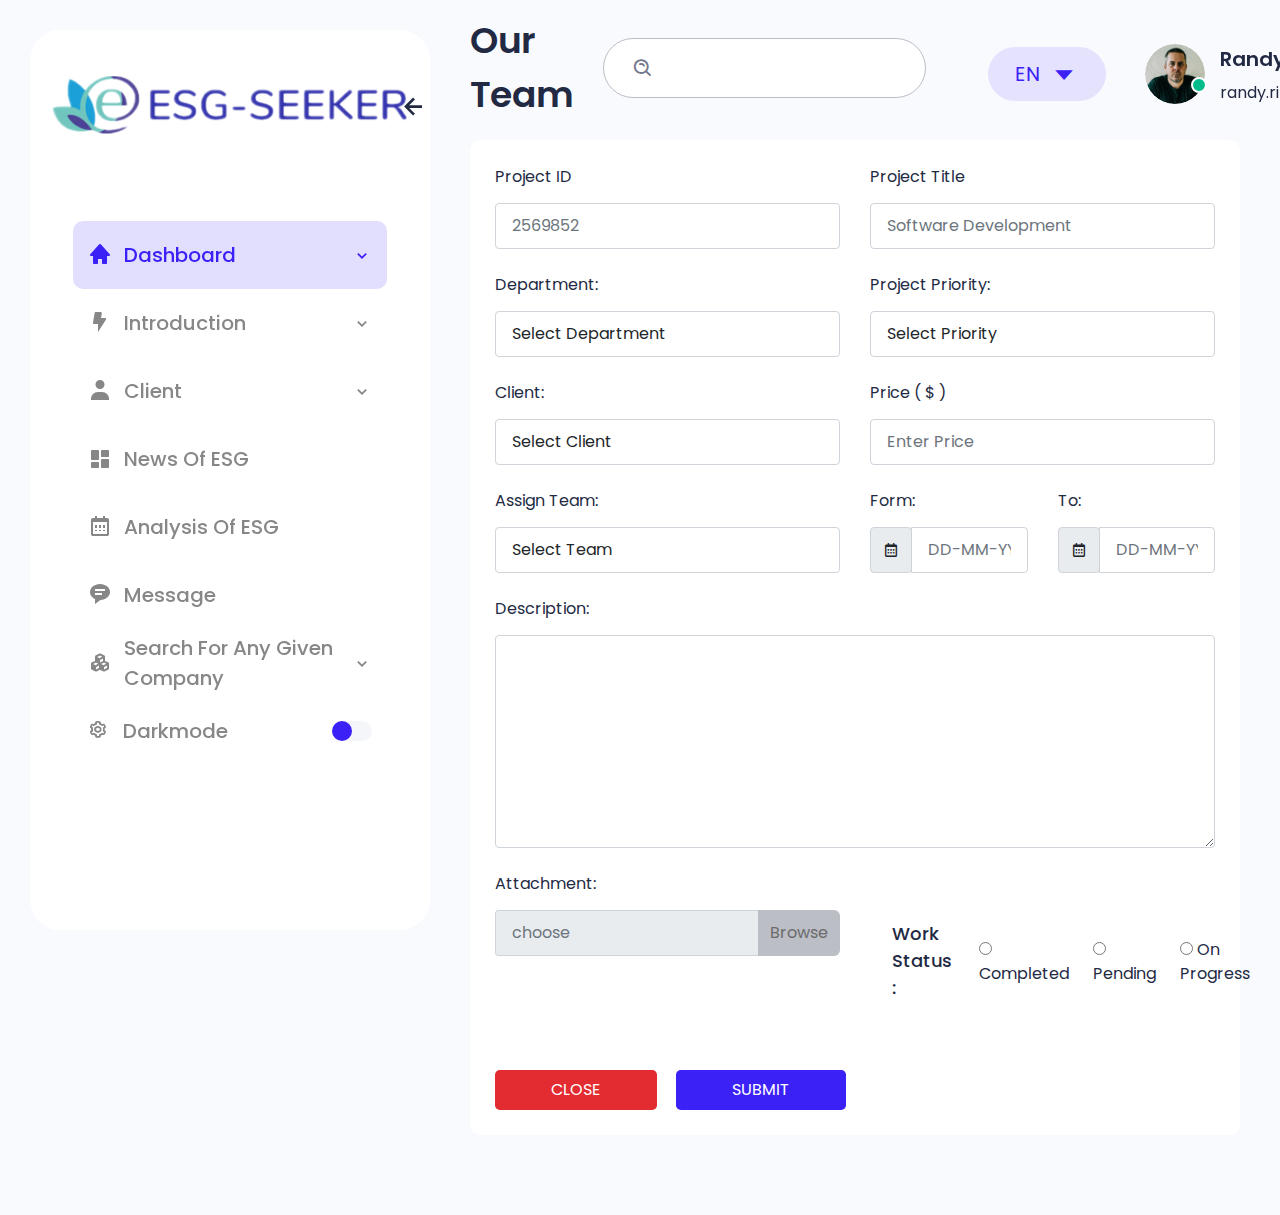
<file: our-team.html>
<!DOCTYPE html>
<html lang="en">
<head>
<meta charset="UTF-8">
<meta http-equiv="X-UA-Compatible" content="IE=edge">
<meta name="viewport" content="width=device-width, initial-scale=1.0">
<title>
        Protend - Project Management Admin Dashboard HTML Template
    </title>

<link rel="preconnect" href="https://fonts.gstatic.com/">
<link href="static/css/css2.css" rel="stylesheet">

<link href='static/css/boxicons.min.css' rel='stylesheet'>
<link rel="stylesheet" href="static/css/icons.min.css">
<link rel="stylesheet" href="static/css/datepicker.css">

<link rel="stylesheet" href="static/css/bootstrap.min.css">
<link rel="stylesheet" href="static/css/grid.css">
<link rel="stylesheet" href="static/css/style.css">
<link rel="stylesheet" href="static/css/responsive.css">
</head>
<body class="sidebar-expand counter-scroll">

<div class="sidebar">
<div class="sidebar-logo">
<a href="index1.html">
<img src="static/picture/logo.png" alt="Protend logo">
</a>
<div class="sidebar-close" id="sidebar-close">
<i class='bx bx-left-arrow-alt'></i>
</div>
</div>

<div class="simlebar-sc" data-simplebar="">
<ul class="sidebar-menu tf">
    <li class="sidebar-submenu">
    <a href="" class="sidebar-menu-dropdown">
    <i class='bx bxs-home'></i>
    <span>Dashboard</span>
    <div class="dropdown-icon">
    <i class='bx bx-chevron-down'></i>
    </div>
    </a>
    <ul class="sidebar-menu sidebar-menu-dropdown-content">
    <li>
    <a href="">
    Dashboard
    </a>
    </li>
    <li>
    <a href="user-profile.html">
    User Profile
    </a>
    </li>
    <li>
    <a href="user-login.html">
    User Login
    </a>
    </li>
    <li>
    <a href="new-account.html">
    New Account
    </a>
    </li>
    </ul>
    </li>
    <li class="sidebar-submenu">
    <a href="the-definition-and-history-of-esg.html" class="sidebar-menu-dropdown">
    <i class='bx bxs-bolt'></i>
    <span>Introduction</span>
    <div class="dropdown-icon"><i class='bx bx-chevron-down'></i></div>
    </a>
    <ul class="sidebar-menu sidebar-menu-dropdown-content">
    <li>
    <a href="the-definition-and-history-of-esg.html">
    The definition and history of ESG
    </a>
    </li>
    <li>
    <a href="why-choose-esg.html">
    Why choose ESG
    </a>
    </li>
    <li>
    <a href="our-team.html">
    Our team
    </a>
    </li>
    </ul>
    </li>
    <li class="sidebar-submenu">
    <a href="clients.html" class="sidebar-menu-dropdown">
    <i class='bx bxs-user'></i>
    <span>Client</span>
    <div class="dropdown-icon"><i class='bx bx-chevron-down'></i></div>
    </a>
    <ul class="sidebar-menu sidebar-menu-dropdown-content">
    <li>
    <a href="clients.html">
    Manager Client
    </a>
    </li>
    <li>
    <a href="client-details.html">
    Client Details
    </a>
    </li>
    </ul>
    </li>
    <li>
    <a href="news-of-esg.html">
    <i class='bx bxs-dashboard'></i>
    <span>News of ESG</span>
    </a>
    </li>
    <li>
    <a href="analysis-of-esg.html">
    <i class='bx bx-calendar'></i>
    <span>Analysis of ESG</span>
    </a>
    </li>
    <li>
    <a href="message.html">
    <i class='bx bxs-message-rounded-detail'></i>
    <span>Message</span>
    </a>
    </li>
    <li class="sidebar-submenu">
    <a href="search.html" class="sidebar-menu-dropdown">
    <i class='bx bxs-component'></i>
    <span>Search for any given company</span>
    <div class="dropdown-icon"><i class='bx bx-chevron-down'></i></div>
    </a>
    <ul class="sidebar-menu sidebar-menu-dropdown-content">
    <li>
    <a href="search.html">
    Search
    </a>
    </li>
    </ul>
    </li>
    <li>
    <a class="darkmode-toggle" id="darkmode-toggle" onclick="switchTheme()">
    <div>
    <i class='bx bx-cog mr-10'></i>
    <span>darkmode</span>
    </div>
    <span class="darkmode-switch"></span>
    </a>
    </li>
    </ul>
</div>

</div>


<div class="main-header">
<div class="d-flex">
<div class="mobile-toggle" id="mobile-toggle">
<i class='bx bx-menu'></i>
</div>
<div class="main-title">
Our team
</div>
</div>
<div class="d-flex align-items-center">

<form class="app-search d-none d-lg-block">
<div class="position-relative">
<input type="text" class="form-control" placeholder="Search">
<span class="bx bx-search-alt"></span>
</div>
</form>
<div class="dropdown d-inline-block d-lg-none ms-2">
<button type="button" class="btn header-item noti-icon waves-effect" id="page-header-search-dropdown" data-bs-toggle="dropdown" aria-haspopup="true" aria-expanded="false">
<i class='bx bx-search-alt'></i>
</button>
<div class="dropdown-menu dropdown-menu-lg dropdown-menu-end p-0" aria-labelledby="page-header-search-dropdown">
<form class="p-3">
<div class="form-group m-0">
<div class="input-group">
<input type="text" class="form-control" placeholder="Search ..." aria-label="Recipient's username">
<div class="input-group-append">
<button class="btn btn-primary h-100" type="submit"><i class='bx bx-search-alt'></i></button>
</div>
</div>
</div>
</form>
</div>
</div>
<div class="dropdown d-inline-block">
<button type="button" class="btn header-item" data-bs-toggle="dropdown" aria-haspopup="true" aria-expanded="false">
<span class="btn dropdown-toggle" id="header-lang-img">
EN
<i class='bx bx-caret-down'></i>
</span>
</button>
<div class="dropdown-menu dropdown-menu-end">

<a href="javascript:void(0);" class="dropdown-item notify-item language" data-lang="en">
<img src="static/picture/us.jpg" alt="user-image" class="me-1" height="12"> <span class="align-middle">English</span>
</a>

<a href="javascript:void(0);" class="dropdown-item notify-item language" data-lang="sp">
<img src="static/picture/spain.jpg" alt="user-image" class="me-1" height="12"> <span class="align-middle">Spanish</span>
</a>

<a href="javascript:void(0);" class="dropdown-item notify-item language" data-lang="gr">
<img src="static/picture/germany.jpg" alt="user-image" class="me-1" height="12"> <span class="align-middle">German</span>
</a>

<a href="javascript:void(0);" class="dropdown-item notify-item language" data-lang="it">
<img src="static/picture/italy.jpg" alt="user-image" class="me-1" height="12"> <span class="align-middle">Italian</span>
</a>

<a href="javascript:void(0);" class="dropdown-item notify-item language" data-lang="ru">
<img src="static/picture/russia.jpg" alt="user-image" class="me-1" height="12"> <span class="align-middle">Russian</span>
</a>
</div>
</div>

<div class="dropdown d-inline-block mt-12">
<button type="button" class="btn header-item waves-effect" id="page-header-user-dropdown" data-bs-toggle="dropdown" aria-haspopup="true" aria-expanded="false">
<img class="rounded-circle header-profile-user" src="static/picture/profile.png" alt="Header Avatar">
<span class="pulse-css"></span>
<span class="info d-xl-inline-block  color-span">
<span class="d-block fs-20 font-w600">Randy Riley</span>
<span class="d-block mt-7"><a href="email-protection.html" class="__cf_email__" data-cfemail="85f7e4ebe1fcabf7ece9e0fcc5e2e8e4ece9abe6eae8">[email&#160;protected]</a></span>
</span>
<i class='bx bx-chevron-down'></i>
</button>
<div class="dropdown-menu dropdown-menu-end">

<a class="dropdown-item" href="#"><i class="bx bx-user font-size-16 align-middle me-1"></i> <span>Profile</span></a>
<a class="dropdown-item" href="#"><i class="bx bx-wallet font-size-16 align-middle me-1"></i> <span>My Wallet</span></a>
<a class="dropdown-item d-block" href="#"><span class="badge bg-success float-end">11</span><i class="bx bx-wrench font-size-16 align-middle me-1"></i> <span>Settings</span></a>
<a class="dropdown-item" href="#"><i class="bx bx-lock-open font-size-16 align-middle me-1"></i> <span>Lock screen</span></a>
<div class="dropdown-divider"></div>
<a class="dropdown-item text-danger" href="user-login.html"><i class="bx bx-power-off font-size-16 align-middle me-1 text-danger"></i> <span>Logout</span></a>
</div>
</div>
</div>
</div>


<div class="main">
<div class="main-content project">
<div class="row">
<div class="col-12">
<div class="box">
<div class="box-body">
<div class="row">
<div class="col-md-6 col-sm-12 mb-24">
<div class="form-group"> <label class="form-label">Project ID</label> <input class="form-control" placeholder="2569852"> </div>
</div>
<div class="col-md-6 col-sm-12 mb-24">
<div class="form-group"> <label class="form-label">Project Title</label> <input class="form-control" placeholder="Software Development"> </div>
</div>
</div>
<div class="row">
<div class="col-md-6 col-sm-12 mb-24">
<div class="form-group"> <label class="form-label">Department:</label> <select name="attendance" class="form-control custom-select select2 select2-hidden-accessible" data-placeholder="Select Department" tabindex="-1" aria-hidden="true" data-select2-id="select2-data-22-9i9m"><option label="Select Department" data-select2-id="select2-data-24-ktnv"></option> <option value="1">Designing Department</option> <option value="2">Development Department</option> <option value="3">Marketing Department</option> <option value="4">Human Resource Department</option> <option value="5">Managers Department</option> <option value="6">Application Department</option> <option value="7">Support Department</option> <option value="8">IT Department</option> <option value="9">Technical Department</option> <option value="10">Accounts Department</option> </select>
<span class="select2 select2-container select2-container--default" dir="ltr" data-select2-id="select2-data-23-72at" style="width: 100%;"><span class="selection"><span class="select2-selection select2-selection--single" role="combobox" aria-haspopup="true" aria-expanded="false" tabindex="0" aria-disabled="false" aria-labelledby="select2-attendance-92-container" aria-controls="select2-attendance-92-container"><span class="select2-selection__rendered" id="select2-attendance-92-container" role="textbox" aria-readonly="true" title="Select Department"></span>
<span class="select2-selection__arrow" role="presentation"><b role="presentation"></b></span>
</span>
</span><span class="dropdown-wrapper" aria-hidden="true"></span></span>
</div>
</div>
<div class="col-md-6 col-sm-12 mb-24">
<div class="form-group"> <label class="form-label">Project Priority:</label> <select name="attendance" class="form-control custom-select select2 select2-hidden-accessible" data-placeholder="Select Priority" tabindex="-1" aria-hidden="true" data-select2-id="select2-data-30-l6ni"><option label="Select Priority" data-select2-id="select2-data-32-qodq"></option> <option value="1">High</option> <option value="2">Medium</option> <option value="3">Low</option> </select>
<span class="select2 select2-container select2-container--default" dir="ltr" data-select2-id="select2-data-31-dlj3" style="width: 100%;"><span class="selection"><span class="select2-selection select2-selection--single" role="combobox" aria-haspopup="true" aria-expanded="false" tabindex="0" aria-disabled="false" aria-labelledby="select2-attendance-wo-container" aria-controls="select2-attendance-wo-container"><span class="select2-selection__rendered" id="select2-attendance-wo-container" role="textbox" aria-readonly="true" title="Select Priority"></span>
<span class="select2-selection__arrow" role="presentation"><b role="presentation"></b></span>
</span>
</span><span class="dropdown-wrapper" aria-hidden="true"></span></span>
</div>
</div>
</div>
<div class="row">
<div class="col-md-6 col-sm-12 mb-24">
<div class="form-group"> <label class="form-label">Client:</label> <select name="attendance" class="form-control custom-select select2 select2-hidden-accessible" data-placeholder="Select Client" tabindex="-1" aria-hidden="true" data-select2-id="select2-data-38-9jkg"><option label="Select Client" data-select2-id="select2-data-40-q3xu"></option> <option value="1">Client 01</option> <option value="2">Client 02</option> <option value="3">Client 03</option> </select>
<span class="select2 select2-container select2-container--default" dir="ltr" data-select2-id="select2-data-39-684b" style="width: 100%;"><span class="selection"><span class="select2-selection select2-selection--single" role="combobox" aria-haspopup="true" aria-expanded="false" tabindex="0" aria-disabled="false" aria-labelledby="select2-attendance-8z-container" aria-controls="select2-attendance-8z-container"><span class="select2-selection__rendered" id="select2-attendance-8z-container" role="textbox" aria-readonly="true" title="Enter Client"></span>
<span class="select2-selection__arrow" role="presentation"><b role="presentation"></b></span>
</span>
</span><span class="dropdown-wrapper" aria-hidden="true"></span></span>
</div>
</div>
<div class="col-md-6 col-sm-12 mb-24">
<div class="form-group"> <label class="form-label">Price ( $ )</label> <input class="form-control" placeholder="Enter Price"> </div>
</div>
</div>
<div class="row">
<div class="col-md-6 col-sm-12 mb-24">
<div class="form-group "> <label class="form-label">Assign Team:</label> <select name="attendance" class="form-control custom-select select2 select2-hidden-accessible" data-placeholder="Select Client" tabindex="-1" aria-hidden="true" data-select2-id="select2-data-38-9jkg"><option label="Select Team" data-select2-id="select2-data-40-q3xu"></option> <option value="1">Team 01</option> <option value="2">Team 02</option> <option value="3">Team 03</option> </select>
<span class="select2 select2-container select2-container--default" dir="ltr" data-select2-id="select2-data-39-684b" style="width: 100%;"><span class="selection"><span class="select2-selection select2-selection--single" role="combobox" aria-haspopup="true" aria-expanded="false" tabindex="0" aria-disabled="false" aria-labelledby="select2-attendance-8z-container" aria-controls="select2-attendance-8z-container"><span class="select2-selection__rendered" id="select2-attendance-9z-container" role="textbox" aria-readonly="true" title="Enter Client"></span>
<span class="select2-selection__arrow" role="presentation"><b role="presentation"></b></span>
</span>
</span><span class="dropdown-wrapper" aria-hidden="true"></span></span>
</div>
</div>
<div class="col-md-3 col-sm-12 mb-24">
<div class="form-group"> <label class="form-label">Form:</label>
<div class="input-group">
<div class="input-group-prepend">
<div class="input-group-text"> <i class='bx bx-calendar'></i> </div>
</div><input class="form-control fc-datepicker" placeholder="DD-MM-YYY" type="text"> </div>
</div>
</div>
<div class="col-md-3 col-sm-12 mb-24">
<div class="form-group"> <label class="form-label">To:</label>
<div class="input-group">
<div class="input-group-prepend">
<div class="input-group-text"> <i class='bx bx-calendar'></i> </div>
</div><input class="form-control fc-datepicker" placeholder="DD-MM-YYY" type="text"> </div>
</div>
</div>
</div>
<div class="form-group mb-24"> <label class="form-label">Description:</label>
<textarea class="form-control" name="text" cols="30" rows="10"></textarea>
</div>
<div class="row">
<div class="col-md-6 col-sm-12">
<div class="form-group"> <label class="form-label">Attachment:</label>
<div class="input-group file-browser"> <input type="text" class="form-control border-end-0 browse-file" placeholder="choose" readonly=""> <label class="input-group-append mb-0"> <span class="btn ripple btn-light"> Browse <input type="file" class="file-browserinput" style="display: none;" multiple=""> </span> </label> </div>
</div>
</div>
<div class="col-md-6 col-sm-12">
<div class="custom-controls-stacked d-lg-flex align-items-center">
<label class="form-label mt-1 fs-18 font-w500 color-primary">Work Status :</label>
<label class="custom-control custom-radio success me-4">
<input type="radio" class="custom-control-input" name="example-radios1" value="option1">
<span class="custom-control-label">Completed</span>
</label>
<label class="custom-control custom-radio success me-4">
<input type="radio" class="custom-control-input" name="example-radios1" value="option2">
<span class="custom-control-label">Pending</span>
</label>
<label class="custom-control custom-radio success me-4">
<input type="radio" class="custom-control-input" name="example-radios1" value="option3">
<span class="custom-control-label">On Progress</span>
</label>
</div>
</div>
</div>
</div>
<div class="gr-btn mt-15"> <a href="#" class="btn btn-danger btn-lg mr-15 fs-16">CLOSE</a> <a href="#" class="btn btn-primary btn-lg fs-16" onclick="not1()">SUBMIT</a> </div>
</div>
</div>
</div>
<div id="add_project" class="modal custom-modal fade" role="dialog">
<div class="modal-dialog modal-dialog-centered modal-lg" role="document">
<div class="modal-content">
<div class="modal-header">
<h5 class="modal-title">Create Project</h5>
<button type="button" class="close" data-dismiss="modal" aria-label="Close">
<span aria-hidden="true">&times;</span>
</button>
</div>
<div class="modal-body">
<form>
<div class="row">
<div class="col-sm-6">
<div class="form-group">
<label>Project Name</label>
<input class="form-control" value="" type="text">
</div>
</div>
<div class="col-sm-6">
<div class="form-group">
<label>Client</label>
<select class="select">
<option>Client 1</option>
<option>Client 2</option>
</select>
</div>
</div>
</div>
<div class="row">
<div class="col-sm-6">
<div class="form-group">
<label>Start Date</label>
<div class="cal-icon">
<input class="form-control " type="date">
</div>
</div>
</div>
<div class="col-sm-6">
<div class="form-group">
<label>End Date</label>
<div class="cal-icon">
<input class="form-control " type="date">
</div>
</div>
</div>
</div>
<div class="row">
<div class="col-sm-3">
<div class="form-group">
<label>Rate</label>
<input placeholder="$50" class="form-control" value="" type="text">
</div>
</div>
<div class="col-sm-3">
<div class="form-group">
<label>&nbsp;</label>
<select class="select">
<option>Hourly</option>
<option selected="">Fixed</option>
</select>
</div>
</div>
<div class="col-sm-6">
<div class="form-group">
<label>Priority</label>
<select class="select">
<option selected="">High</option>
<option>Medium</option>
<option>Low</option>
</select>
</div>
</div>
</div>
 <div class="form-group">
<label>Description</label>
<textarea rows="4" class="form-control" placeholder="Enter your message here"></textarea>
</div>
<div class="form-group">
<label>Upload Files</label>
<input class="form-control" type="file">
</div>
<div class="submit-section">
<button class="btn btn-primary submit-btn">Save</button>
</div>
</form>
</div>
</div>
</div>
</div>
</div>
</div>

<div class="overlay"></div>


<script data-cfasync="false" src="static/js/email-decode.min.js"></script><script src="static/js/jquery.min.js"></script>
<script src="static/js/jquery-ui.min.js"></script>
<script src="static/js/moment.min.js"></script>
<script src="static/js/bootstrap.bundle.min.js"></script>
<script src="static/js/jquery.peity.min.js"></script>
<script src="static/js/Chart.bundle.min.js"></script>
<script src="static/js/owl.carousel.min.js"></script>
<script src="static/js/bootstrap.min.js"></script>
<script src="static/js/countto.js"></script>
<script src="static/js/datepicker.js"></script>
<script src="static/js/simplebar.min.js"></script>

<script src="static/js/main.js"></script>
<script src="static/js/shortcode.js"></script>
<script src="static/js/datepicker1.js"></script>
<script>
    </script>
</body>
</html>
</file>
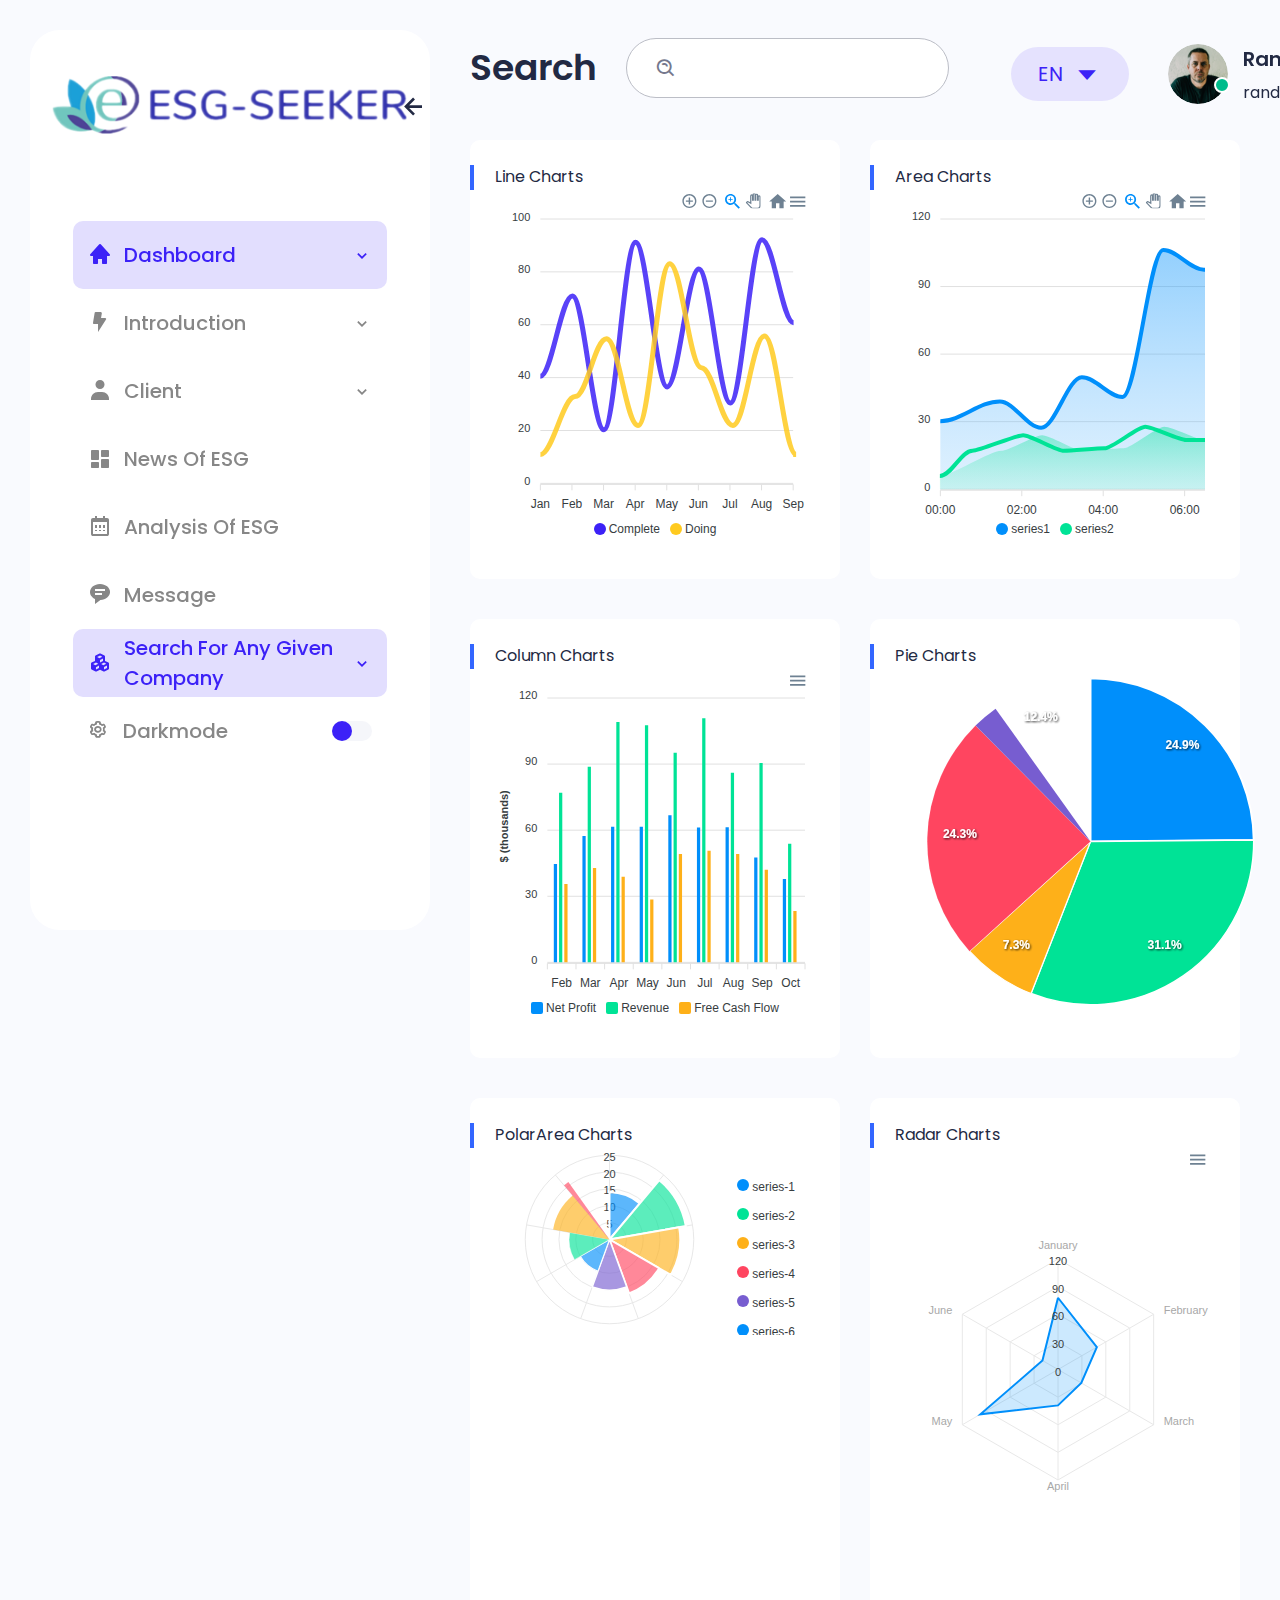
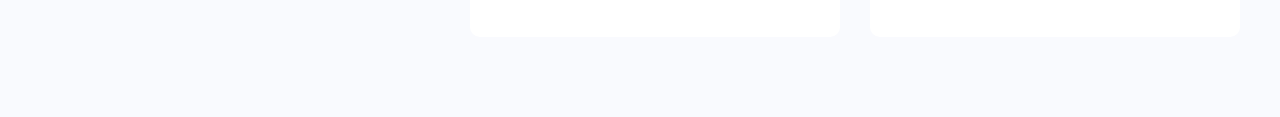
<file: search.html>
<!DOCTYPE html>
<html lang="en">
<head>
<meta charset="UTF-8">
<meta http-equiv="X-UA-Compatible" content="IE=edge">
<meta name="viewport" content="width=device-width, initial-scale=1.0">
<title>
        Protend - Project Management Admin Dashboard HTML Template
    </title>

<link rel="preconnect" href="https://fonts.gstatic.com/">
<link href="static/css/css2.css" rel="stylesheet">

<link href='static/css/boxicons.min.css' rel='stylesheet'>

<link rel="stylesheet" href="static/css/bootstrap.min.css">
<link rel="stylesheet" href="static/css/grid.css">
<link rel="stylesheet" href="static/css/style.css">
<link rel="stylesheet" href="static/css/responsive.css">
</head>
<body class="sidebar-expand">

<div class="sidebar">
<div class="sidebar-logo">
<a href="index1.html">
<img src="static/picture/logo.png" alt="Protend logo">
</a>
<div class="sidebar-close" id="sidebar-close">
<i class='bx bx-left-arrow-alt'></i>
</div>
</div>

<div class="simlebar-sc" data-simplebar="">
<ul class="sidebar-menu tf">
    <li class="sidebar-submenu">
    <a href="" class="sidebar-menu-dropdown">
    <i class='bx bxs-home'></i>
    <span>Dashboard</span>
    <div class="dropdown-icon">
    <i class='bx bx-chevron-down'></i>
    </div>
    </a>
    <ul class="sidebar-menu sidebar-menu-dropdown-content">
    <li>
    <a href="">
    Dashboard
    </a>
    </li>
    <li>
    <a href="user-profile.html">
    User Profile
    </a>
    </li>
    <li>
    <a href="user-login.html">
    User Login
    </a>
    </li>
    <li>
    <a href="new-account.html">
    New Account
    </a>
    </li>
    </ul>
    </li>
    <li class="sidebar-submenu">
    <a href="the-definition-and-history-of-esg.html" class="sidebar-menu-dropdown">
    <i class='bx bxs-bolt'></i>
    <span>Introduction</span>
    <div class="dropdown-icon"><i class='bx bx-chevron-down'></i></div>
    </a>
    <ul class="sidebar-menu sidebar-menu-dropdown-content">
    <li>
    <a href="the-definition-and-history-of-esg.html">
    The definition and history of ESG
    </a>
    </li>
    <li>
    <a href="why-choose-esg.html">
    Why choose ESG
    </a>
    </li>
    <li>
    <a href="our-team.html">
    Our team
    </a>
    </li>
    </ul>
    </li>
    <li class="sidebar-submenu">
    <a href="clients.html" class="sidebar-menu-dropdown">
    <i class='bx bxs-user'></i>
    <span>Client</span>
    <div class="dropdown-icon"><i class='bx bx-chevron-down'></i></div>
    </a>
    <ul class="sidebar-menu sidebar-menu-dropdown-content">
    <li>
    <a href="clients.html">
    Manager Client
    </a>
    </li>
    <li>
    <a href="client-details.html">
    Client Details
    </a>
    </li>
    </ul>
    </li>
    <li>
    <a href="news-of-esg.html">
    <i class='bx bxs-dashboard'></i>
    <span>News of ESG</span>
    </a>
    </li>
    <li>
    <a href="analysis-of-esg.html">
    <i class='bx bx-calendar'></i>
    <span>Analysis of ESG</span>
    </a>
    </li>
    <li>
    <a href="message.html">
    <i class='bx bxs-message-rounded-detail'></i>
    <span>Message</span>
    </a>
    </li>
    <li class="sidebar-submenu">
    <a href="search.html" class="sidebar-menu-dropdown">
    <i class='bx bxs-component'></i>
    <span>Search for any given company</span>
    <div class="dropdown-icon"><i class='bx bx-chevron-down'></i></div>
    </a>
    <ul class="sidebar-menu sidebar-menu-dropdown-content">
    <li>
    <a href="search.html">
    Search
    </a>
    </li>
    </ul>
    </li>
    <li>
    <a class="darkmode-toggle" id="darkmode-toggle" onclick="switchTheme()">
    <div>
    <i class='bx bx-cog mr-10'></i>
    <span>darkmode</span>
    </div>
    <span class="darkmode-switch"></span>
    </a>
    </li>
    </ul>
</div>

</div>


<div class="main-header">
<div class="d-flex">
<div class="mobile-toggle" id="mobile-toggle">
<i class='bx bx-menu'></i>
</div>
<div class="main-title">
Search
</div>
</div>
<div class="d-flex align-items-center">

<form class="app-search d-none d-lg-block">
<div class="position-relative">
<input type="text" class="form-control" placeholder="Search">
<span class="bx bx-search-alt"></span>
</div>
</form>
<div class="dropdown d-inline-block d-lg-none ms-2">
<button type="button" class="btn header-item noti-icon waves-effect" id="page-header-search-dropdown" data-bs-toggle="dropdown" aria-haspopup="true" aria-expanded="false">
<i class='bx bx-search-alt'></i>
</button>
<div class="dropdown-menu dropdown-menu-lg dropdown-menu-end p-0" aria-labelledby="page-header-search-dropdown">
<form class="p-3">
<div class="form-group m-0">
<div class="input-group">
<input type="text" class="form-control" placeholder="Search ..." aria-label="Recipient's username">
<div class="input-group-append">
<button class="btn btn-primary h-100" type="submit"><i class='bx bx-search-alt'></i></button>
</div>
</div>
</div>
</form>
</div>
</div>
<div class="dropdown d-inline-block">
<button type="button" class="btn header-item" data-bs-toggle="dropdown" aria-haspopup="true" aria-expanded="false">
<span class="btn dropdown-toggle" id="header-lang-img">
EN
<i class='bx bx-caret-down'></i>
</span>
</button>
<div class="dropdown-menu dropdown-menu-end">

<a href="javascript:void(0);" class="dropdown-item notify-item language" data-lang="en">
<img src="static/picture/us.jpg" alt="user-image" class="me-1" height="12"> <span class="align-middle">English</span>
</a>

<a href="javascript:void(0);" class="dropdown-item notify-item language" data-lang="sp">
<img src="static/picture/spain.jpg" alt="user-image" class="me-1" height="12"> <span class="align-middle">Spanish</span>
</a>

 <a href="javascript:void(0);" class="dropdown-item notify-item language" data-lang="gr">
<img src="static/picture/germany.jpg" alt="user-image" class="me-1" height="12"> <span class="align-middle">German</span>
</a>

<a href="javascript:void(0);" class="dropdown-item notify-item language" data-lang="it">
<img src="static/picture/italy.jpg" alt="user-image" class="me-1" height="12"> <span class="align-middle">Italian</span>
</a>

<a href="javascript:void(0);" class="dropdown-item notify-item language" data-lang="ru">
<img src="static/picture/russia.jpg" alt="user-image" class="me-1" height="12"> <span class="align-middle">Russian</span>
</a>
</div>
</div>

<div class="dropdown d-inline-block mt-12">
<button type="button" class="btn header-item waves-effect" id="page-header-user-dropdown" data-bs-toggle="dropdown" aria-haspopup="true" aria-expanded="false">
<img class="rounded-circle header-profile-user" src="static/picture/profile.png" alt="Header Avatar">
<span class="pulse-css"></span>
<span class="info d-xl-inline-block  color-span">
<span class="d-block fs-20 font-w600">Randy Riley</span>
<span class="d-block mt-7"><a href="email-protection.html" class="__cf_email__" data-cfemail="780a19161c01560a11141d01381f15191114561b1715">[email&#160;protected]</a></span>
</span>
<i class='bx bx-chevron-down'></i>
</button>
<div class="dropdown-menu dropdown-menu-end">

<a class="dropdown-item" href="#"><i class="bx bx-user font-size-16 align-middle me-1"></i> <span>Profile</span></a>
<a class="dropdown-item" href="#"><i class="bx bx-wallet font-size-16 align-middle me-1"></i> <span>My Wallet</span></a>
<a class="dropdown-item d-block" href="#"><span class="badge bg-success float-end">11</span><i class="bx bx-wrench font-size-16 align-middle me-1"></i> <span>Settings</span></a>
<a class="dropdown-item" href="#"><i class="bx bx-lock-open font-size-16 align-middle me-1"></i> <span>Lock screen</span></a>
<div class="dropdown-divider"></div>
<a class="dropdown-item text-danger" href="user-login.html"><i class="bx bx-power-off font-size-16 align-middle me-1 text-danger"></i> <span>Logout</span></a>
</div>
</div>
</div>
</div>


<div class="main">
<div class="main-content">
<div class="row">
<div class="col-6 col-md-6 col-sm-12">
<div class="box left-dot h-100">
<div class="box-title">Line Charts</div>
<div class="box-body">
<div id="line-chart"></div>
</div>
</div>
</div>
<div class="col-6 col-md-6 col-sm-12">
<div class="box left-dot h-100">
<div class="box-title">Area Charts</div>
<div class="box-body">
<div id="area-chart"></div>
</div>
</div>
</div>
<div class="col-6 col-md-6 col-sm-12">
<div class="box left-dot h-100">
<div class="box-title">Column Charts</div>
<div class="box-body">
<div id="column-chart"></div>
</div>
</div>
</div>
<div class="col-6 col-md-6 col-sm-12">
<div class="box left-dot h-100">
<div class="box-title">Pie Charts</div>
<div class="box-body">
<div id="pie-chart"></div>
</div>
</div>
</div>
<div class="col-6 col-md-6 col-sm-12">
<div class="box left-dot h-100">
<div class="box-title">PolarArea Charts</div>
<div class="box-body">
<div id="polar-chart"></div>
</div>
</div>
</div>
<div class="col-6 col-md-6 col-sm-12">
<div class="box left-dot h-100">
<div class="box-title">Radar Charts</div>
<div class="box-body">
<div id="radar-chart"></div>
</div>
</div>
</div>
</div>
</div>
</div>

<div class="overlay"></div>


<script data-cfasync="false" src="static/js/email-decode.min.js"></script><script src="static/js/jquery.min.js"></script>
<script src="static/js/moment.min.js"></script>
<script src="static/js/bootstrap.bundle.min.js"></script>
<script src="static/js/jquery.peity.min.js"></script>
<script src="static/js/Chart.bundle.min.js"></script>
<script src="static/js/owl.carousel.min.js"></script>
<script src="static/js/bootstrap.min.js"></script>
<script src="static/js/apexcharts.js"></script>
<script src="static/js/simplebar.min.js"></script>

<script src="static/js/main.js"></script>
<script src="static/js/shortcode.js"></script>
<script src="static/js/apexchart.js"></script>
</body>
</html>
</file>
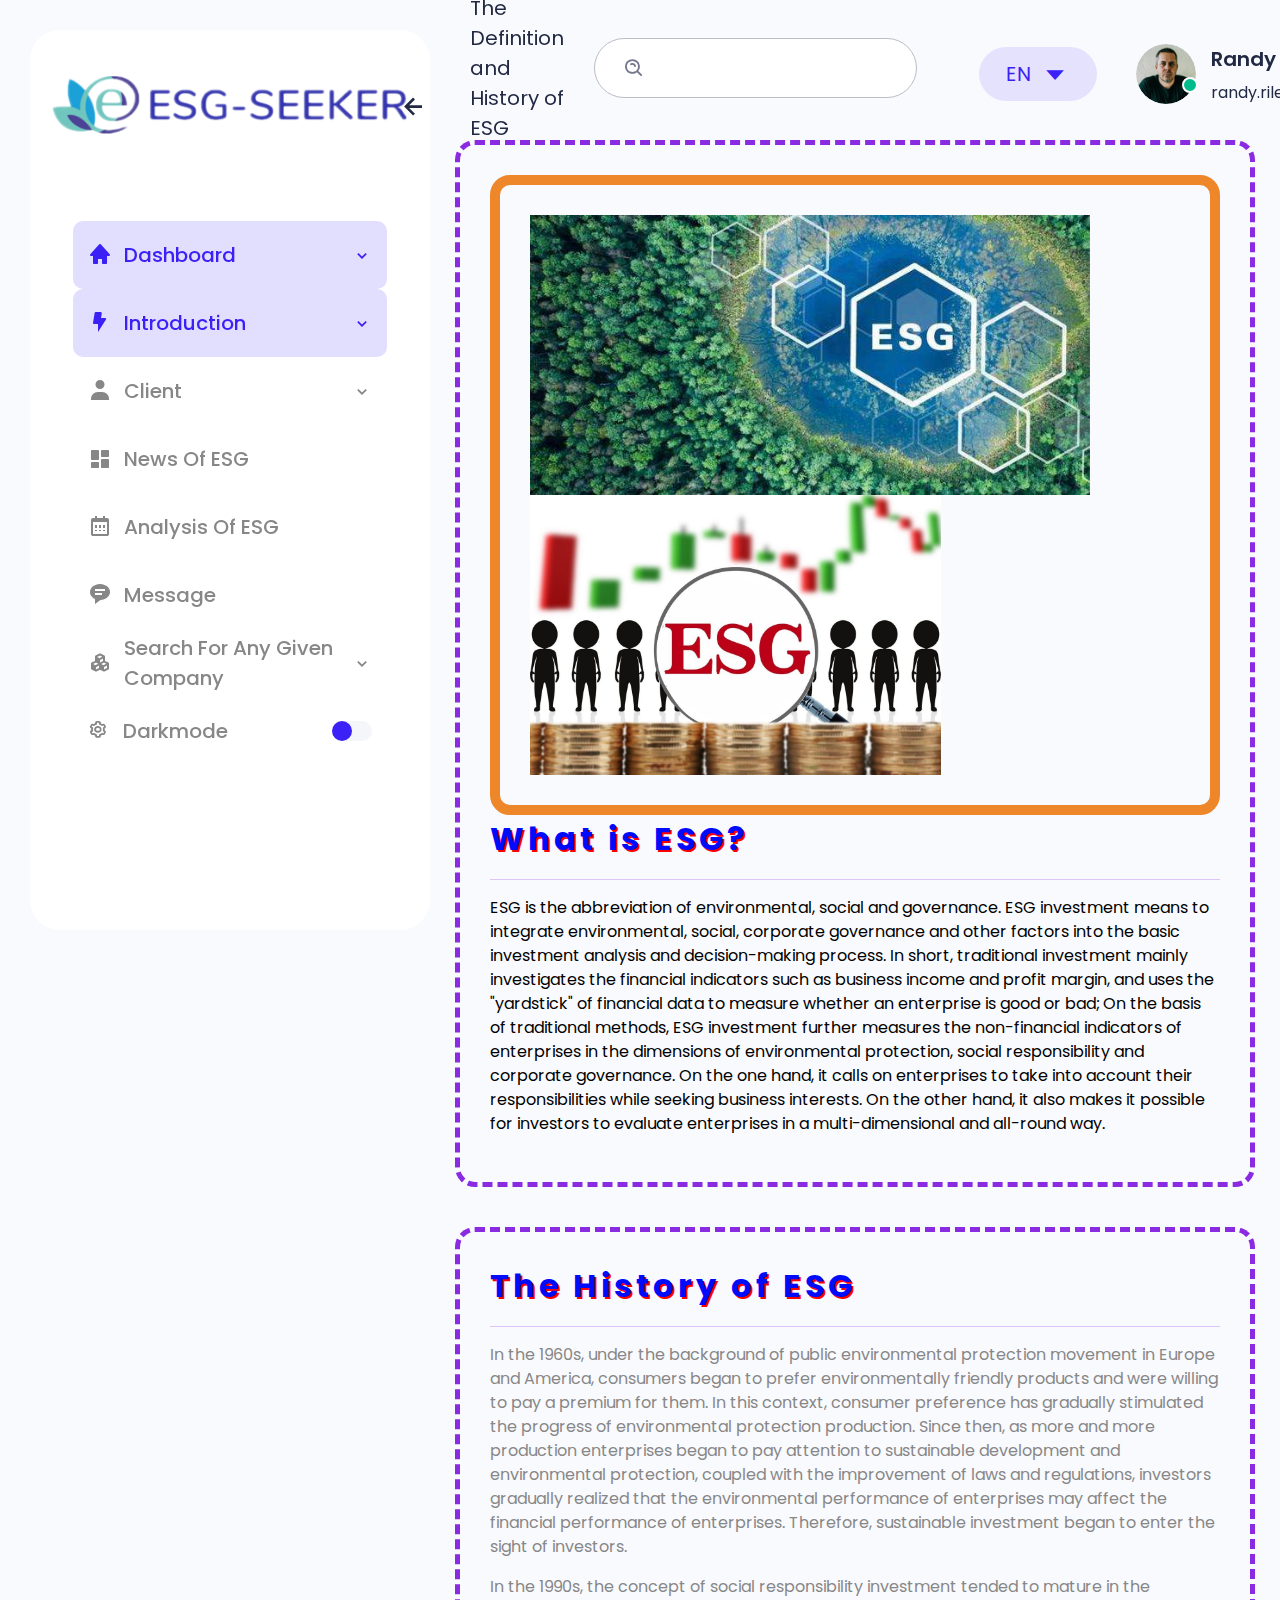
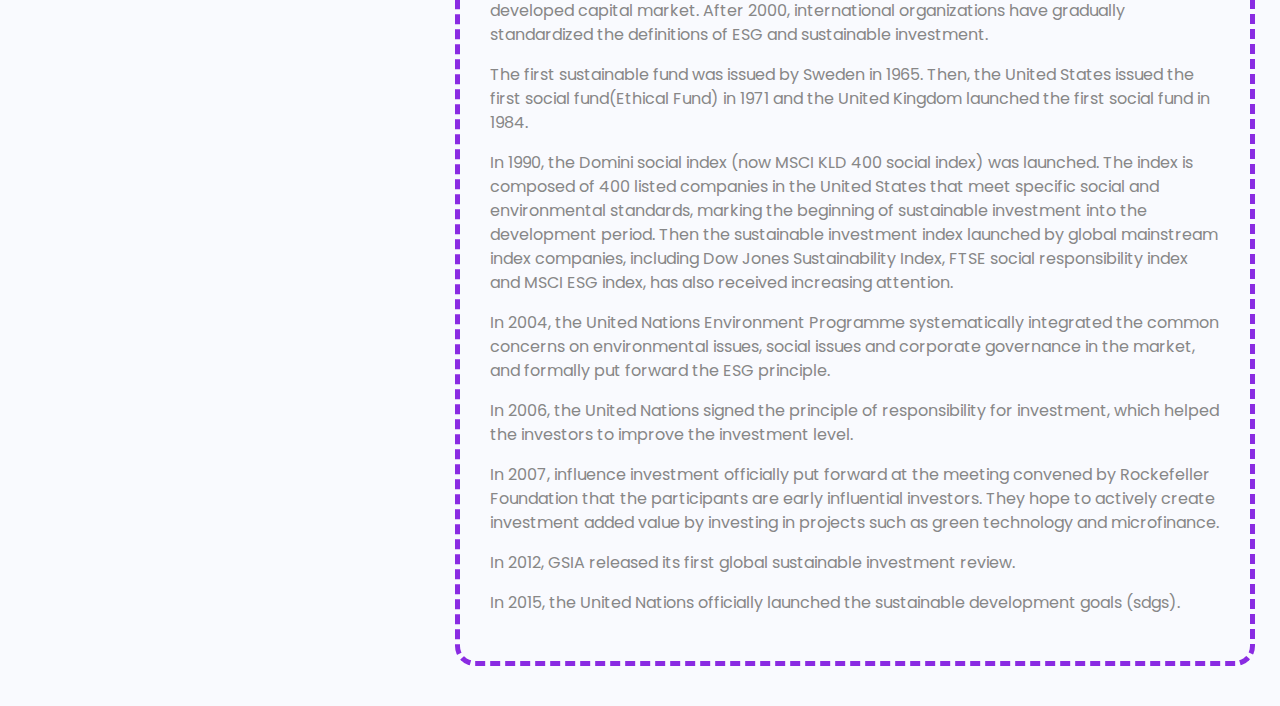
<file: the-definition-and-history-of-esg.html>
<!DOCTYPE html>
<html lang="en">
<head>
<meta charset="UTF-8">
<meta http-equiv="X-UA-Compatible" content="IE=edge">
<meta name="viewport" content="width=device-width, initial-scale=1.0">
<title>
        Protend - Project Management Admin Dashboard HTML Template
    </title>

<link rel="preconnect" href="https://fonts.gstatic.com/">
<link href="static/css/css2.css" rel="stylesheet">

<link href='static/css/boxicons.min.css' rel='stylesheet'>
<link rel="stylesheet" href="static/css/icons.min.css">

<link rel="stylesheet" href="static/css/pignose.calendar.css">

<link rel="stylesheet" href="static/css/bootstrap.min.css">
<link rel="stylesheet" href="static/css/grid.css">
<link rel="stylesheet" href="static/css/style.css">
<link rel="stylesheet" href="static/css/responsive.css">
</head>
<body class="sidebar-expand counter-scroll">

<div class="sidebar">
<div class="sidebar-logo">
<a href="index1.html">
<img src="static/picture/logo.png"  alt="Protend logo">
</a>
<div class="sidebar-close" id="sidebar-close">
<i class='bx bx-left-arrow-alt'></i>
</div>
</div>

<div class="simlebar-sc" data-simplebar="">
<ul class="sidebar-menu tf">
    <li class="sidebar-submenu">
    <a href="" class="sidebar-menu-dropdown">
    <i class='bx bxs-home'></i>
    <span>Dashboard</span>
    <div class="dropdown-icon">
    <i class='bx bx-chevron-down'></i>
    </div>
    </a>
    <ul class="sidebar-menu sidebar-menu-dropdown-content">
    <li>
    <a href="">
    Dashboard
    </a>
    </li>
    <li>
    <a href="user-profile.html">
    User Profile
    </a>
    </li>
    <li>
    <a href="user-login.html">
    User Login
    </a>
    </li>
    <li>
    <a href="new-account.html">
    New Account
    </a>
    </li>
    </ul>
    </li>
    <li class="sidebar-submenu">
    <a href="the-definition-and-history-of-esg.html" class="sidebar-menu-dropdown">
    <i class='bx bxs-bolt'></i>
    <span>Introduction</span>
    <div class="dropdown-icon"><i class='bx bx-chevron-down'></i></div>
    </a>
    <ul class="sidebar-menu sidebar-menu-dropdown-content">
    <li>
    <a href="the-definition-and-history-of-esg.html">
    The definition and history of ESG
    </a>
    </li>
    <li>
    <a href="why-choose-esg.html">
    Why choose ESG
    </a>
    </li>
    <li>
    <a href="our-team.html">
    Our team
    </a>
    </li>
    </ul>
    </li>
    <li class="sidebar-submenu">
    <a href="clients.html" class="sidebar-menu-dropdown">
    <i class='bx bxs-user'></i>
    <span>Client</span>
    <div class="dropdown-icon"><i class='bx bx-chevron-down'></i></div>
    </a>
    <ul class="sidebar-menu sidebar-menu-dropdown-content">
    <li>
    <a href="clients.html">
    Manager Client
    </a>
    </li>
    <li>
    <a href="client-details.html">
    Client Details
    </a>
    </li>
    </ul>
    </li>
    <li>
    <a href="news-of-esg.html">
    <i class='bx bxs-dashboard'></i>
    <span>News of ESG</span>
    </a>
    </li>
    <li>
    <a href="analysis-of-esg.html">
    <i class='bx bx-calendar'></i>
    <span>Analysis of ESG</span>
    </a>
    </li>
    <li>
    <a href="message.html">
    <i class='bx bxs-message-rounded-detail'></i>
    <span>Message</span>
    </a>
    </li>
    <li class="sidebar-submenu">
    <a href="search.html" class="sidebar-menu-dropdown">
    <i class='bx bxs-component'></i>
    <span>Search for any given company</span>
    <div class="dropdown-icon"><i class='bx bx-chevron-down'></i></div>
    </a>
    <ul class="sidebar-menu sidebar-menu-dropdown-content">
    <li>
    <a href="search.html">
    Search
    </a>
    </li>
    </ul>
    </li>
    <li>
    <a class="darkmode-toggle" id="darkmode-toggle" onclick="switchTheme()">
    <div>
    <i class='bx bx-cog mr-10'></i>
    <span>darkmode</span>
    </div>
    <span class="darkmode-switch"></span>
    </a>
    </li>
    </ul>
</div>

</div>


<div class="main-header">
<div class="d-flex">
<div class="mobile-toggle" id="mobile-toggle">
<i class='bx bx-menu'></i>
</div>
<div style = "font-size: 20px" >
The Definition and History of ESG
</div>
</div>
<div class="d-flex align-items-center">

<form class="app-search d-none d-lg-block">
<div class="position-relative">
<input type="text" class="form-control" placeholder="Search">
<span class="bx bx-search-alt"></span>
</div>
</form>
<div class="dropdown d-inline-block d-lg-none ms-2">
<button type="button" class="btn header-item noti-icon waves-effect" id="page-header-search-dropdown" data-bs-toggle="dropdown" aria-haspopup="true" aria-expanded="false">
<i class='bx bx-search-alt'></i>
</button>
<div class="dropdown-menu dropdown-menu-lg dropdown-menu-end p-0" aria-labelledby="page-header-search-dropdown">
<form class="p-3">
<div class="form-group m-0">
 <div class="input-group">
<input type="text" class="form-control" placeholder="Search ...">
<div class="input-group-append">
<button class="btn btn-primary h-100" type="submit"><i class='bx bx-search-alt'></i></button>
</div>
</div>
</div>
</form>
</div>
</div>
<div class="dropdown d-inline-block">
<button type="button" class="btn header-item" data-bs-toggle="dropdown" aria-haspopup="true" aria-expanded="false">
<span class="btn dropdown-toggle" id="header-lang-img">
EN
<i class='bx bx-caret-down'></i>
</span>
</button>
<div class="dropdown-menu dropdown-menu-end">

<a href="javascript:void(0);" class="dropdown-item notify-item language" data-lang="en">
<img src="static/picture/us.jpg" alt="user-image" class="me-1" height="12"> <span class="align-middle">English</span>
</a>

<a href="javascript:void(0);" class="dropdown-item notify-item language" data-lang="sp">
<img src="static/picture/spain.jpg" alt="user-image" class="me-1" height="12"> <span class="align-middle">Spanish</span>
</a>

<a href="javascript:void(0);" class="dropdown-item notify-item language" data-lang="gr">
<img src="static/picture/germany.jpg" alt="user-image" class="me-1" height="12"> <span class="align-middle">German</span>
</a>

<a href="javascript:void(0);" class="dropdown-item notify-item language" data-lang="it">
<img src="static/picture/italy.jpg" alt="user-image" class="me-1" height="12"> <span class="align-middle">Italian</span>
</a>

<a href="javascript:void(0);" class="dropdown-item notify-item language" data-lang="ru">
<img src="static/picture/russia.jpg" alt="user-image" class="me-1" height="12"> <span class="align-middle">Russian</span>
</a>
</div>
</div>

<div class="dropdown d-inline-block mt-12">
<button type="button" class="btn header-item waves-effect" id="page-header-user-dropdown" data-bs-toggle="dropdown" aria-haspopup="true" aria-expanded="false">
<img class="rounded-circle header-profile-user" src="static/picture/profile.png" alt="Header Avatar">
<span class="pulse-css"></span>
<span class="info d-xl-inline-block  color-span">
<span class="d-block fs-20 font-w600">Randy Riley</span>
<span class="d-block mt-7"><a href="email-protection.html" class="__cf_email__" data-cfemail="5b293a353f22752932373e221b3c363a323775383436">[email&#160;protected]</a></span>
</span>
<i class='bx bx-chevron-down'></i>
</button>
<div class="dropdown-menu dropdown-menu-end">
 
<a class="dropdown-item" href="#"><i class="bx bx-user font-size-16 align-middle me-1"></i> <span>Profile</span></a>
<a class="dropdown-item" href="#"><i class="bx bx-wallet font-size-16 align-middle me-1"></i> <span>My Wallet</span></a>
<a class="dropdown-item d-block" href="#"><span class="badge bg-success float-end">11</span><i class="bx bx-wrench font-size-16 align-middle me-1"></i> <span>Settings</span></a>
<a class="dropdown-item" href="#"><i class="bx bx-lock-open font-size-16 align-middle me-1"></i> <span>Lock screen</span></a>
<div class="dropdown-divider"></div>
<a class="dropdown-item text-danger" href="user-login.html"><i class="bx bx-power-off font-size-16 align-middle me-1 text-danger"></i> <span>Logout</span></a>
</div>
</div>
</div>
</div>



<div class="main">
<div class="main-content project">
<div class="row">
<div style="border-style:dashed;padding:30px;border-radius:20px;border-width:5px;color: blueviolet;">
	<div style="font-family:verdana;padding:30px;border-radius:20px;border:10px solid #EE872A;">
	<img src="static/picture/ESG.jpg" alt="ESG" height="280"></img>  
	<img src="static/picture/ESG4.jpg" alt="ESG" height="280"></img>
	</div>
	<p style="letter-spacing:4px;color: #000BFC;font-weight:bold;font-size:32px;text-shadow:2px 2px #FF0000;" >What is ESG?</p>
	<hr></hr>
	<p style="color:#000000">ESG is the abbreviation of environmental, social and governance. ESG investment means to integrate environmental, social, corporate governance and other factors into the basic investment analysis and decision-making process. In short, traditional investment mainly investigates the financial indicators such as business income and profit margin, and uses the "yardstick" of financial data to measure whether an enterprise is good or bad; On the basis of traditional methods, ESG investment further measures the non-financial indicators of enterprises in the dimensions of environmental protection, social responsibility and corporate governance. On the one hand, it calls on enterprises to take into account their responsibilities while seeking business interests. On the other hand, it also makes it possible for investors to evaluate enterprises in a multi-dimensional and all-round way.</p>
</div>
<p></br></p>
	
<div style="border-style:dashed;padding:30px;border-radius:20px;border-width:5px;color: blueviolet;">
	<p style="letter-spacing:4px;color: #000BFC;font-weight:bold;font-size:32px;text-shadow:2px 2px #FF0000;" >The History of ESG</p>
	<hr></hr>
<p>In the 1960s, under the background of public environmental protection movement in Europe and America, consumers began to prefer environmentally friendly products and were willing to pay a premium for them. In this context, consumer preference has gradually stimulated the progress of environmental protection production. Since then, as more and more production enterprises began to pay attention to sustainable development and environmental protection, coupled with the improvement of laws and regulations, investors gradually realized that the environmental performance of enterprises may affect the financial performance of enterprises. Therefore, sustainable investment began to enter the sight of investors.
</p>

<p>In the 1990s, the concept of social responsibility investment tended to mature in the developed capital market. After 2000, international organizations have gradually standardized the definitions of ESG and sustainable investment.</p>

<p>The first sustainable fund was issued by Sweden in 1965. Then, the United States issued the first social fund(Ethical Fund) in 1971 and the United Kingdom launched the first social fund in 1984.
</p>

<p>In 1990, the Domini social index (now MSCI KLD 400 social index) was launched. The index is composed of 400 listed companies in the United States that meet specific social and environmental standards, marking the beginning of sustainable investment into the development period. Then the sustainable investment index launched by global mainstream index companies, including Dow Jones Sustainability Index, FTSE social responsibility index and MSCI ESG index, has also received increasing attention.</p>
<p>In 2004, the United Nations Environment Programme systematically integrated the common concerns on environmental issues, social issues and corporate governance in the market, and formally put forward the ESG principle.</p>

<p>In 2006, the United Nations signed the principle of responsibility for investment, which helped the investors to improve the investment level.</p>

<p>In 2007, influence investment officially put forward at the meeting convened by Rockefeller Foundation that the participants are early influential investors. They hope to actively create investment added value by investing in projects such as green technology and microfinance.</p>

<p>In 2012, GSIA released its first global sustainable investment review.</p>

<p>In 2015, the United Nations officially launched the sustainable development goals (sdgs).</p>
</div>


</div>
<div class="row">
<div class="">


</div>
</div>

<div id="add_project" class="modal custom-modal fade" role="dialog">
<div class="modal-dialog modal-dialog-centered modal-lg" role="document">
<div class="modal-content">
<div class="modal-header">
<h5 class="modal-title">Create Project</h5>
<button type="button" class="close" data-dismiss="modal">
<span aria-hidden="true">&times;</span>
</button>
</div>
<div class="modal-body">
<form>
<div class="row">
<div class="col-sm-6">
<div class="form-group">
<label>Project Name</label>
<input class="form-control" value="" type="text">
</div>
</div>
<div class="col-sm-6">
<div class="form-group">
<label>Client</label>
<select class="select">
<option>Client 1</option>
<option>Client 2</option>
</select>
</div>
</div>
</div>
<div class="row">
<div class="col-sm-6">
<div class="form-group">
<label>Start Date</label>
<div class="cal-icon">
<input class="form-control " type="date">
</div>
</div>
</div>
<div class="col-sm-6">
<div class="form-group">
<label>End Date</label>
<div class="cal-icon">
<input class="form-control " type="date">
</div>
</div>
</div>
 </div>
<div class="row">
<div class="col-sm-3">
<div class="form-group">
<label>Rate</label>
<input placeholder="$50" class="form-control" value="" type="text">
</div>
</div>
<div class="col-sm-3">
<div class="form-group">
<label>&nbsp;</label>
<select class="select">
<option>Hourly</option>
<option selected="">Fixed</option>
</select>
</div>
</div>
<div class="col-sm-6">
<div class="form-group">
<label>Priority</label>
<select class="select">
<option selected="">High</option>
<option>Medium</option>
<option>Low</option>
</select>
</div>
</div>
</div>
<div class="form-group">
<label>Description</label>
<textarea rows="4" class="form-control" placeholder="Enter your message here"></textarea>
</div>
<div class="form-group">
<label>Upload Files</label>
<input class="form-control" type="file">
</div>
<div class="submit-section">
<button class="btn btn-primary submit-btn">Save</button>
</div>
</form>
</div>
</div>
</div>
</div>
<div class="modal custom-modal fade" id="delete_project" role="dialog">
<div class="modal-dialog modal-dialog-centered">
<div class="modal-content">
<div class="modal-body">
<div class="form-header">
<h3>Delete Card</h3>
<p>Are you sure want to delete?</p>
</div>
<div class="modal-btn delete-action">
<div class="row">
<div class="col-6 mb-0">
<a href="javascript:void(0);" class="btn btn-primary continue-btn">Delete</a>
</div>
<div class="col-6 mb-0">
<a href="javascript:void(0);" data-dismiss="modal" class="btn btn-primary cancel-btn">Cancel</a>
</div>
</div>
</div>
</div>
</div>
</div>
</div>
<div id="edit_card_modal" class="modal custom-modal fade" role="dialog">
<div class="modal-dialog">
<div class="modal-content">
<div class="modal-header">
<h4 class="modal-title">Edit Card</h4>
<button type="button" class="close" data-dismiss="modal">&times;</button>
</div>
<div class="modal-body">
<form>
<div class="form-group">
<label>Image Card</label>
<input class="form-control" type="file">
</div>
<div class="form-group">
<label>Card Name</label>
<input type="text" class="form-control" value="Food Website hero area">
</div>
<div class="form-group">
<label>Due Date</label>
<div class="cal-icon">
<input class="form-control " type="date" value="">
</div>
</div>
<div class="submit-section text-center">
<button class="btn btn-primary submit-btn">Submit</button>
</div>
</form>
</div>
</div>
</div>
</div>
<div id="add_card_modal" class="modal custom-modal fade" role="dialog">
<div class="modal-dialog">
<div class="modal-content">
<div class="modal-header">
<h4 class="modal-title">Add Card</h4>
<button type="button" class="close" data-dismiss="modal">&times;</button>
</div>
<div class="modal-body">
<form>
<div class="form-group">
<label>Image Card</label>
<input class="form-control" type="file">
</div>
<div class="form-group">
<label>Card Name</label>
<input type="text" class="form-control" value="">
</div>
<div class="form-group">
<label>Due Date</label>
<div class="cal-icon">
<input class="form-control " type="date" value="">
</div>
</div>
<div class="submit-section text-center">
<button class="btn btn-primary submit-btn">Submit</button>
</div>
</form>
</div>
</div>
</div>
</div>
</div>
</div>

<div class="overlay"></div>


<script data-cfasync="false" src="static/js/email-decode.min.js"></script><script src="static/js/jquery.min.js"></script>
<script src="static/js/jquery-ui.min.js"></script>
<script src="static/js/moment.min.js"></script>
<script src="static/js/bootstrap.bundle.min.js"></script>
<script src="static/js/jquery.peity.min.js"></script>
<script src="static/js/Chart.bundle.min.js"></script>
<script src="static/js/owl.carousel.min.js"></script>
<script src="static/js/bootstrap.min.js"></script>
<script src="static/js/countto.js"></script>
<script src="static/js/circle-progress.min.js"></script>
<script src="static/js/pignose.calendar.full.min.js"></script>
<script src="static/js/apexcharts.js"></script>
<script src="static/js/simplebar.min.js"></script>

<script src="static/js/chart-circle.js"></script>
<script src="static/js/main.js"></script>
<script src="static/js/project.js"></script>
<script src="static/js/shortcode.js"></script>
<script src="static/js/script.js"></script>
<script src="static/js/dashboard1.js"></script>
</body>
</html>
</file>
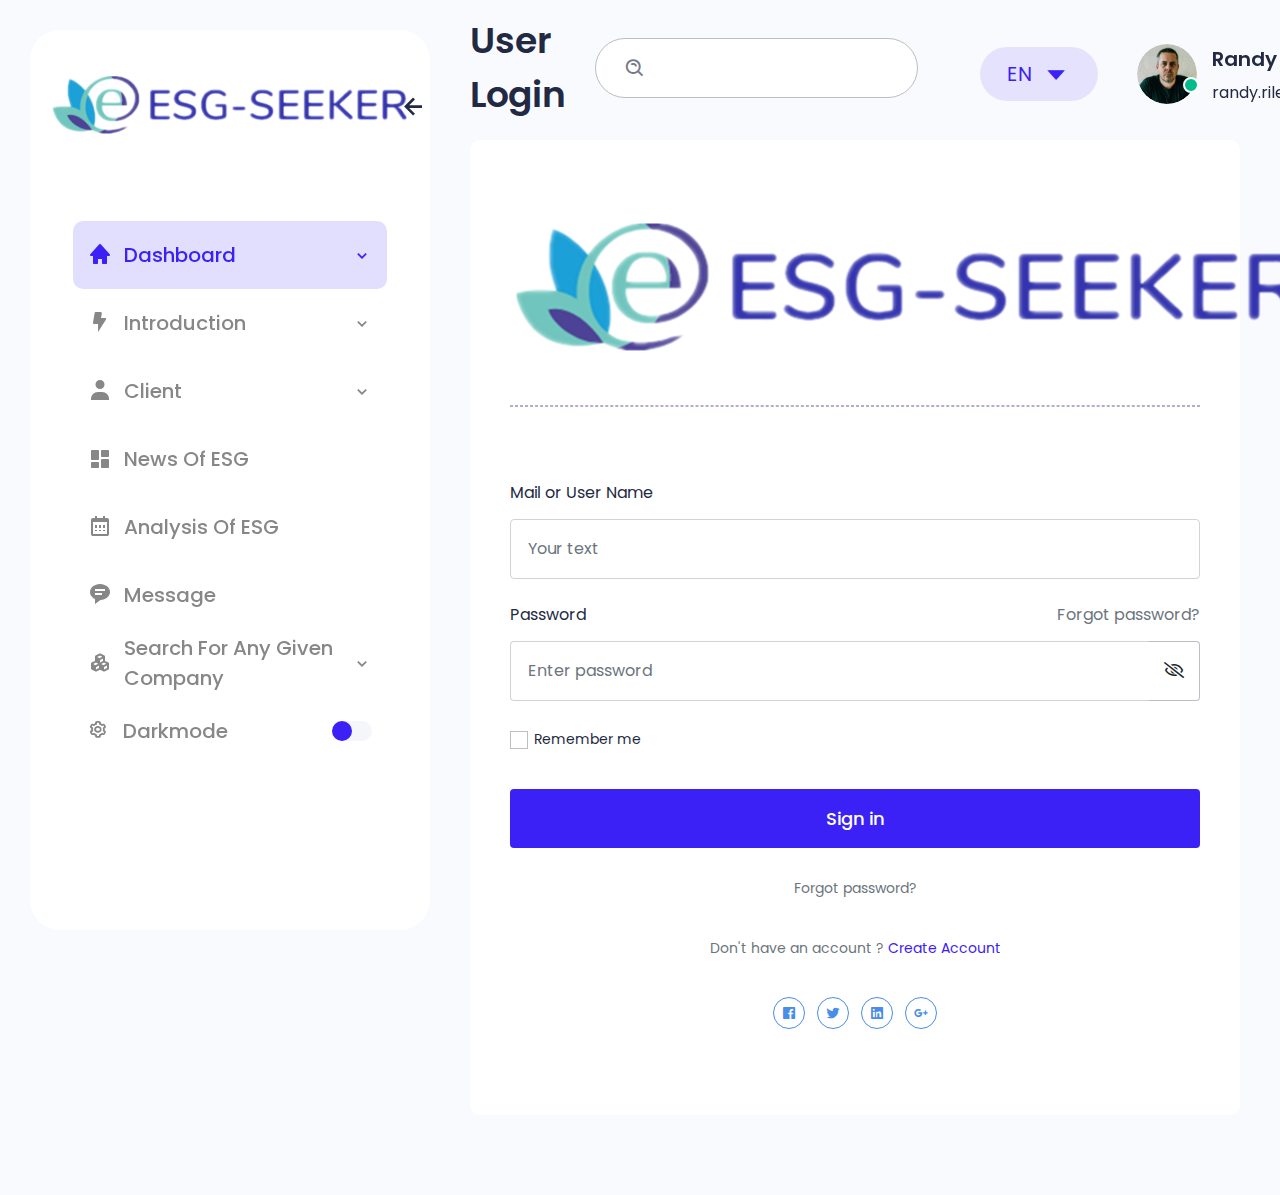
<file: user-login.html>
<!DOCTYPE html>
<html lang="en">
<head>
<meta charset="UTF-8">
<meta http-equiv="X-UA-Compatible" content="IE=edge">
<meta name="viewport" content="width=device-width, initial-scale=1.0">
<title>
        Protend - Project Management Admin Dashboard HTML Template
    </title>

<link rel="preconnect" href="https://fonts.gstatic.com/">
<link href="static/css/css2.css" rel="stylesheet">

<link href='static/css/boxicons.min.css' rel='stylesheet'>
<link rel="stylesheet" href="static/css/icons.min.css">
<link rel="stylesheet" href="static/css/datepicker.css">

<link rel="stylesheet" href="static/css/bootstrap.min.css">
<link rel="stylesheet" href="static/css/grid.css">
<link rel="stylesheet" href="static/css/style.css">
<link rel="stylesheet" href="static/css/responsive.css">
</head>
<body class="sidebar-expand counter-scroll">

<div class="sidebar">
<div class="sidebar-logo">
<a href="index1.html">
<img src="static/picture/logo.png" alt="Protend logo">
</a>
<div class="sidebar-close" id="sidebar-close">
<i class='bx bx-left-arrow-alt'></i>
</div>
</div>

<div class="simlebar-sc" data-simplebar="">
<ul class="sidebar-menu tf">
    <li class="sidebar-submenu">
    <a href="" class="sidebar-menu-dropdown">
    <i class='bx bxs-home'></i>
    <span>Dashboard</span>
    <div class="dropdown-icon">
    <i class='bx bx-chevron-down'></i>
    </div>
    </a>
    <ul class="sidebar-menu sidebar-menu-dropdown-content">
    <li>
    <a href="">
    Dashboard
    </a>
    </li>
    <li>
    <a href="user-profile.html">
    User Profile
    </a>
    </li>
    <li>
    <a href="user-login.html">
    User Login
    </a>
    </li>
    <li>
    <a href="new-account.html">
    New Account
    </a>
    </li>
    </ul>
    </li>
    <li class="sidebar-submenu">
    <a href="the-definition-and-history-of-esg.html" class="sidebar-menu-dropdown">
    <i class='bx bxs-bolt'></i>
    <span>Introduction</span>
    <div class="dropdown-icon"><i class='bx bx-chevron-down'></i></div>
    </a>
    <ul class="sidebar-menu sidebar-menu-dropdown-content">
    <li>
    <a href="the-definition-and-history-of-esg.html">
    The definition and history of ESG
    </a>
    </li>
    <li>
    <a href="why-choose-esg.html">
    Why choose ESG
    </a>
    </li>
    <li>
    <a href="our-team.html">
    Our team
    </a>
    </li>
    </ul>
    </li>
    <li class="sidebar-submenu">
    <a href="clients.html" class="sidebar-menu-dropdown">
    <i class='bx bxs-user'></i>
    <span>Client</span>
    <div class="dropdown-icon"><i class='bx bx-chevron-down'></i></div>
    </a>
    <ul class="sidebar-menu sidebar-menu-dropdown-content">
    <li>
    <a href="clients.html">
    Manager Client
    </a>
    </li>
    <li>
    <a href="client-details.html">
    Client Details
    </a>
    </li>
    </ul>
    </li>
    <li>
    <a href="news-of-esg.html">
    <i class='bx bxs-dashboard'></i>
    <span>News of ESG</span>
    </a>
    </li>
    <li>
    <a href="analysis-of-esg.html">
    <i class='bx bx-calendar'></i>
    <span>Analysis of ESG</span>
    </a>
    </li>
    <li>
    <a href="message.html">
    <i class='bx bxs-message-rounded-detail'></i>
    <span>Message</span>
    </a>
    </li>
    <li class="sidebar-submenu">
    <a href="search.html" class="sidebar-menu-dropdown">
    <i class='bx bxs-component'></i>
    <span>Search for any given company</span>
    <div class="dropdown-icon"><i class='bx bx-chevron-down'></i></div>
    </a>
    <ul class="sidebar-menu sidebar-menu-dropdown-content">
    <li>
    <a href="search.html">
    Search
    </a>
    </li>
    </ul>
    </li>
    <li>
    <a class="darkmode-toggle" id="darkmode-toggle" onclick="switchTheme()">
    <div>
    <i class='bx bx-cog mr-10'></i>
    <span>darkmode</span>
    </div>
    <span class="darkmode-switch"></span>
    </a>
    </li>
    </ul>
</div>

</div>


<div class="main-header">
<div class="d-flex">
<div class="mobile-toggle" id="mobile-toggle">
<i class='bx bx-menu'></i>
</div>
<div class="main-title">
User login
</div>
</div>
<div class="d-flex align-items-center">

<form class="app-search d-none d-lg-block">
<div class="position-relative">
<input type="text" class="form-control" placeholder="Search">
<span class="bx bx-search-alt"></span>
</div>
</form>
<div class="dropdown d-inline-block d-lg-none ms-2">
<button type="button" class="btn header-item noti-icon waves-effect" id="page-header-search-dropdown" data-bs-toggle="dropdown" aria-haspopup="true" aria-expanded="false">
<i class='bx bx-search-alt'></i>
</button>
<div class="dropdown-menu dropdown-menu-lg dropdown-menu-end p-0" aria-labelledby="page-header-search-dropdown">
<form class="p-3">
<div class="form-group m-0">
<div class="input-group">
<input type="text" class="form-control" placeholder="Search ..." aria-label="Recipient's username">
<div class="input-group-append">
<button class="btn btn-primary h-100" type="submit"><i class='bx bx-search-alt'></i></button>
</div>
</div>
</div>
</form>
</div>
</div>
<div class="dropdown d-inline-block">
<button type="button" class="btn header-item" data-bs-toggle="dropdown" aria-haspopup="true" aria-expanded="false">
<span class="btn dropdown-toggle" id="header-lang-img">
EN
<i class='bx bx-caret-down'></i>
</span>
</button>
<div class="dropdown-menu dropdown-menu-end">

<a href="javascript:void(0);" class="dropdown-item notify-item language" data-lang="en">
<img src="static/picture/us.jpg" alt="user-image" class="me-1" height="12"> <span class="align-middle">English</span>
</a>

<a href="javascript:void(0);" class="dropdown-item notify-item language" data-lang="sp">
<img src="static/picture/spain.jpg" alt="user-image" class="me-1" height="12"> <span class="align-middle">Spanish</span>
</a>

<a href="javascript:void(0);" class="dropdown-item notify-item language" data-lang="gr">
<img src="static/picture/germany.jpg" alt="user-image" class="me-1" height="12"> <span class="align-middle">German</span>
</a>

<a href="javascript:void(0);" class="dropdown-item notify-item language" data-lang="it">
<img src="static/picture/italy.jpg" alt="user-image" class="me-1" height="12"> <span class="align-middle">Italian</span>
</a>

<a href="javascript:void(0);" class="dropdown-item notify-item language" data-lang="ru">
<img src="static/picture/russia.jpg" alt="user-image" class="me-1" height="12"> <span class="align-middle">Russian</span>
</a>
</div>
</div>

<div class="dropdown d-inline-block mt-12">
<button type="button" class="btn header-item waves-effect" id="page-header-user-dropdown" data-bs-toggle="dropdown" aria-haspopup="true" aria-expanded="false">
<img class="rounded-circle header-profile-user" src="static/picture/profile.png" alt="Header Avatar">
<span class="pulse-css"></span>
<span class="info d-xl-inline-block  color-span">
<span class="d-block fs-20 font-w600">Randy Riley</span>
<span class="d-block mt-7"><a href="email-protection.html" class="__cf_email__" data-cfemail="2153404f45580f53484d445861464c40484d0f424e4c">[email&#160;protected]</a></span>
</span>
<i class='bx bx-chevron-down'></i>
</button>
<div class="dropdown-menu dropdown-menu-end">

<a class="dropdown-item" href="#"><i class="bx bx-user font-size-16 align-middle me-1"></i> <span>Profile</span></a>
<a class="dropdown-item" href="#"><i class="bx bx-wallet font-size-16 align-middle me-1"></i> <span>My Wallet</span></a>
<a class="dropdown-item d-block" href="#"><span class="badge bg-success float-end">11</span><i class="bx bx-wrench font-size-16 align-middle me-1"></i> <span>Settings</span></a>
<a class="dropdown-item" href="#"><i class="bx bx-lock-open font-size-16 align-middle me-1"></i> <span>Lock screen</span></a>
<div class="dropdown-divider"></div>
<a class="dropdown-item text-danger" href=""><i class="bx bx-power-off font-size-16 align-middle me-1 text-danger"></i> <span>Logout</span></a>
</div>
</div>
</div>
</div>


<div class="main">
<div class="main-content">
<section class="login">
<div class="row">
<div class="col-12">
<div class="box">
<div class="box-header d-flex justify-content-between">
<a href="index1.html">
<img src="static/picture/logo.png" alt="" height = "200px">
</a>
<div class="action-reg">
<h4 class="fs-30">Login</h4>
<a href="new-account.html">Sign in to your account</a>
</div>
</div>
<div class="line"></div>
<div class="box-body">
<div class="auth-content my-auto">
<form class="mt-5 pt-2" action="index.html">
<div class="mb-24">
<label class="form-label mb-14">Mail or User Name</label>
<input type="text" class="form-control" id="username" placeholder="Your text">
</div>
<div class="mb-16">
<div class="d-flex align-items-start">
<div class="flex-grow-1">
<label class="form-label mb-14">Password</label>
</div>
<div class="flex-shrink-0">
<div class="">
<a href="#" class="text-muted">Forgot password?</a>
</div>
</div>
</div>
<div class="input-group auth-pass-inputgroup">
<input type="password" class="form-control" placeholder="Enter password" aria-label="Password" aria-describedby="password-addon">
<button class="btn shadow-none ms-0" type="button" id="password-addon"><i class="far fa-eye-slash"></i></button>
</div>
</div>
<div class="row mb-29">
<div class="col">
<div class="form-check">
<input class="form-check-input" type="checkbox" id="remember-check">
<label class="form-check-label fs-14" for="remember-check">
Remember me
</label>
</div>
</div>
</div>
<div class="mb-3">
<button class="btn bg-primary color-white w-100 waves-effect waves-light fs-18 font-w500" type="submit">Sign in</button>
</div>
</form>
<div class="mt-20 pt-2 text-center">
<div class="signin-other-title">
<a href="#" class="text-muted fs-14">Forgot password?</a>
</div>
</div>
<div class="mt-37 text-center">
<p class="text-muted mb-0 fs-14">Don't have an account ? <a href="" class="text-primary fw-semibold"> Create Account </a> </p>
</div>
<div class="mt-37 text-center">
<ul class="list-inline mb-0">
<li class="list-inline-item">
<a href="javascript:void()" class="social-list-item text-white">
<i class='bx bxl-facebook-square'></i>
</a>
</li>
<li class="list-inline-item">
<a href="javascript:void()" class="social-list-item text-white">
<i class='bx bxl-twitter'></i>
</a>
</li>
<li class="list-inline-item">
<a href="javascript:void()" class="social-list-item  text-white">
<i class='bx bxl-linkedin-square'></i>
</a>
</li>
<li class="list-inline-item">
<a href="javascript:void()" class="social-list-item  text-white">
<i class='bx bxl-google-plus'></i>
</a>
</li>
</ul>
</div>
</div>
</div>
</div>
</div>
</div>
</section>
</div>
</div>

<div class="overlay"></div>


<script data-cfasync="false" src="static/js/email-decode.min.js"></script><script src="static/js/jquery.min.js"></script>
<script src="static/js/jquery-ui.min.js"></script>
<script src="static/js/moment.min.js"></script>
<script src="static/js/bootstrap.bundle.min.js"></script>
<script src="static/js/jquery.peity.min.js"></script>
<script src="static/js/Chart.bundle.min.js"></script>
<script src="static/js/owl.carousel.min.js"></script>
<script src="static/js/bootstrap.min.js"></script>
<script src="static/js/countto.js"></script>
<script src="static/js/datepicker.js"></script>
<script src="static/js/simplebar.min.js"></script>
<script src="static/js/pass-addon.init.js"></script>

<script src="static/js/main.js"></script>
<script src="static/js/shortcode.js"></script>
<script src="static/js/datepicker1.js"></script>
<script>
    </script>
</body>
</html>
</file>
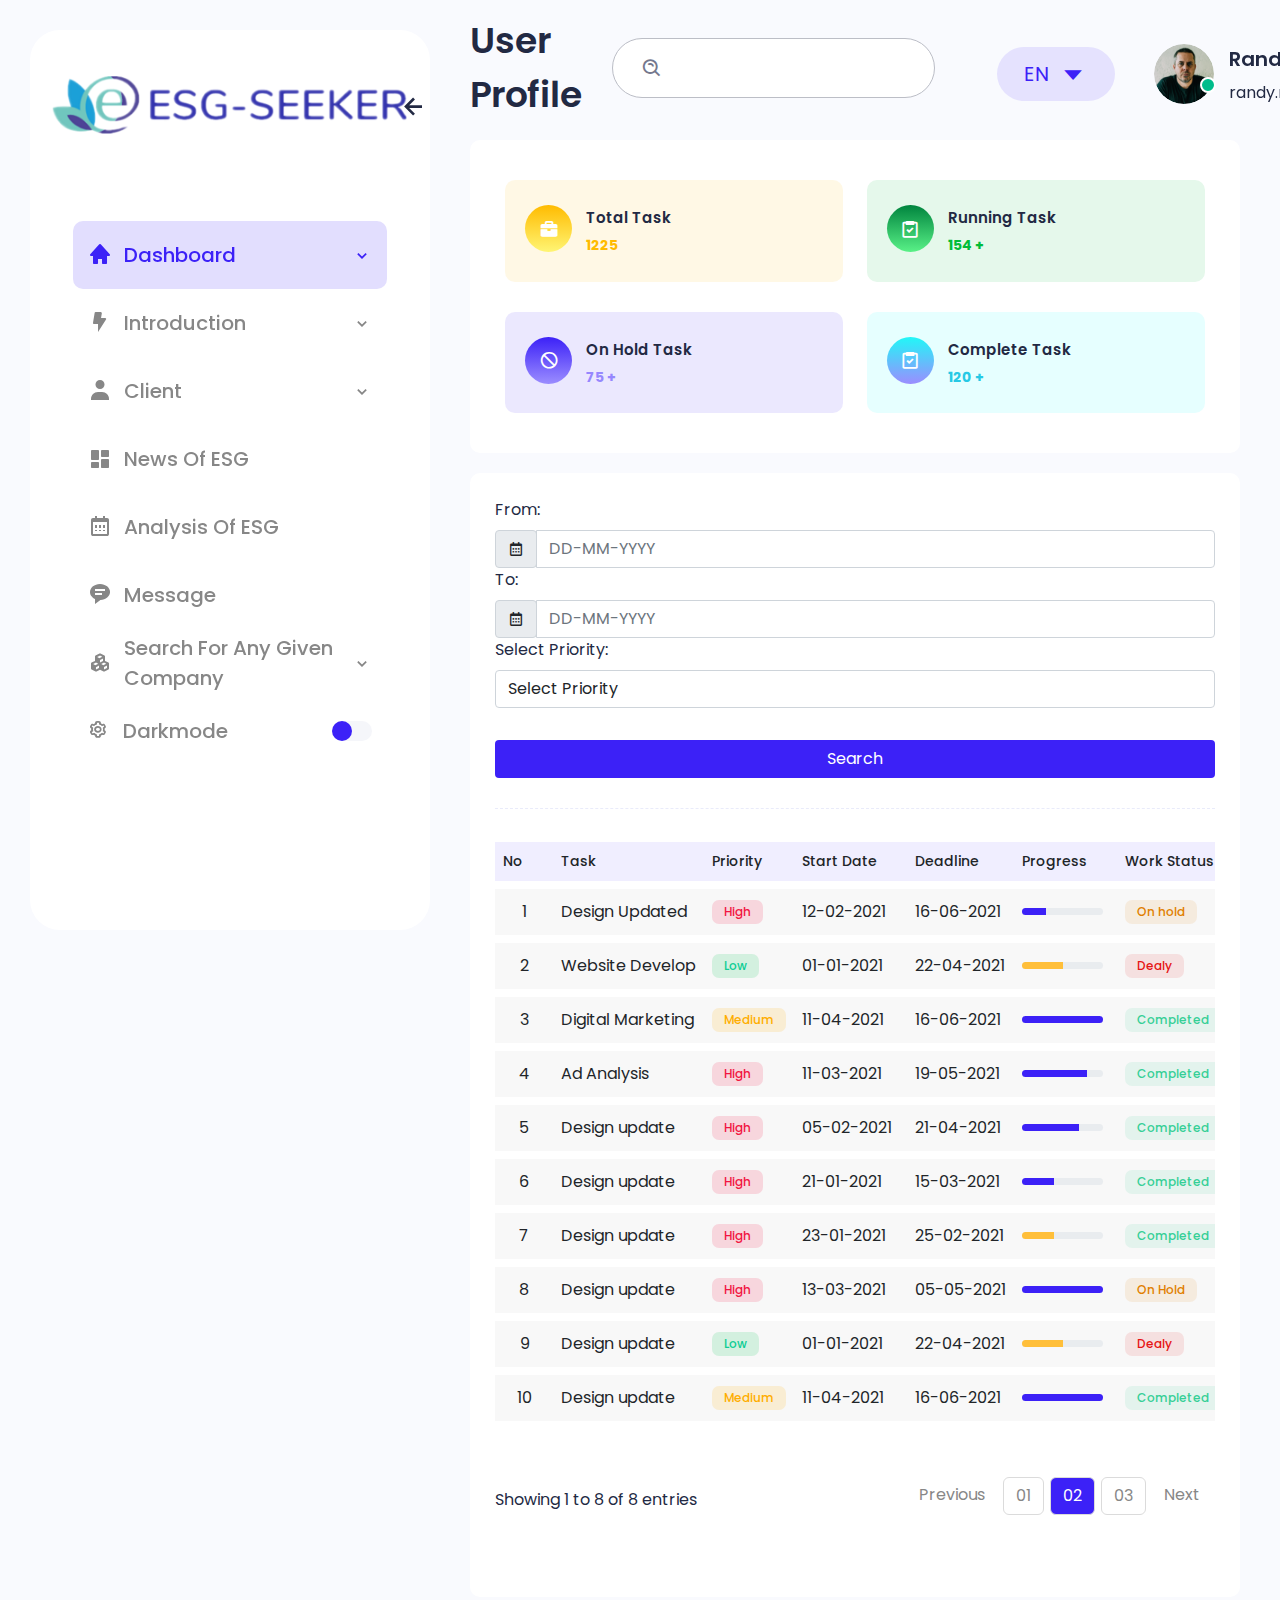
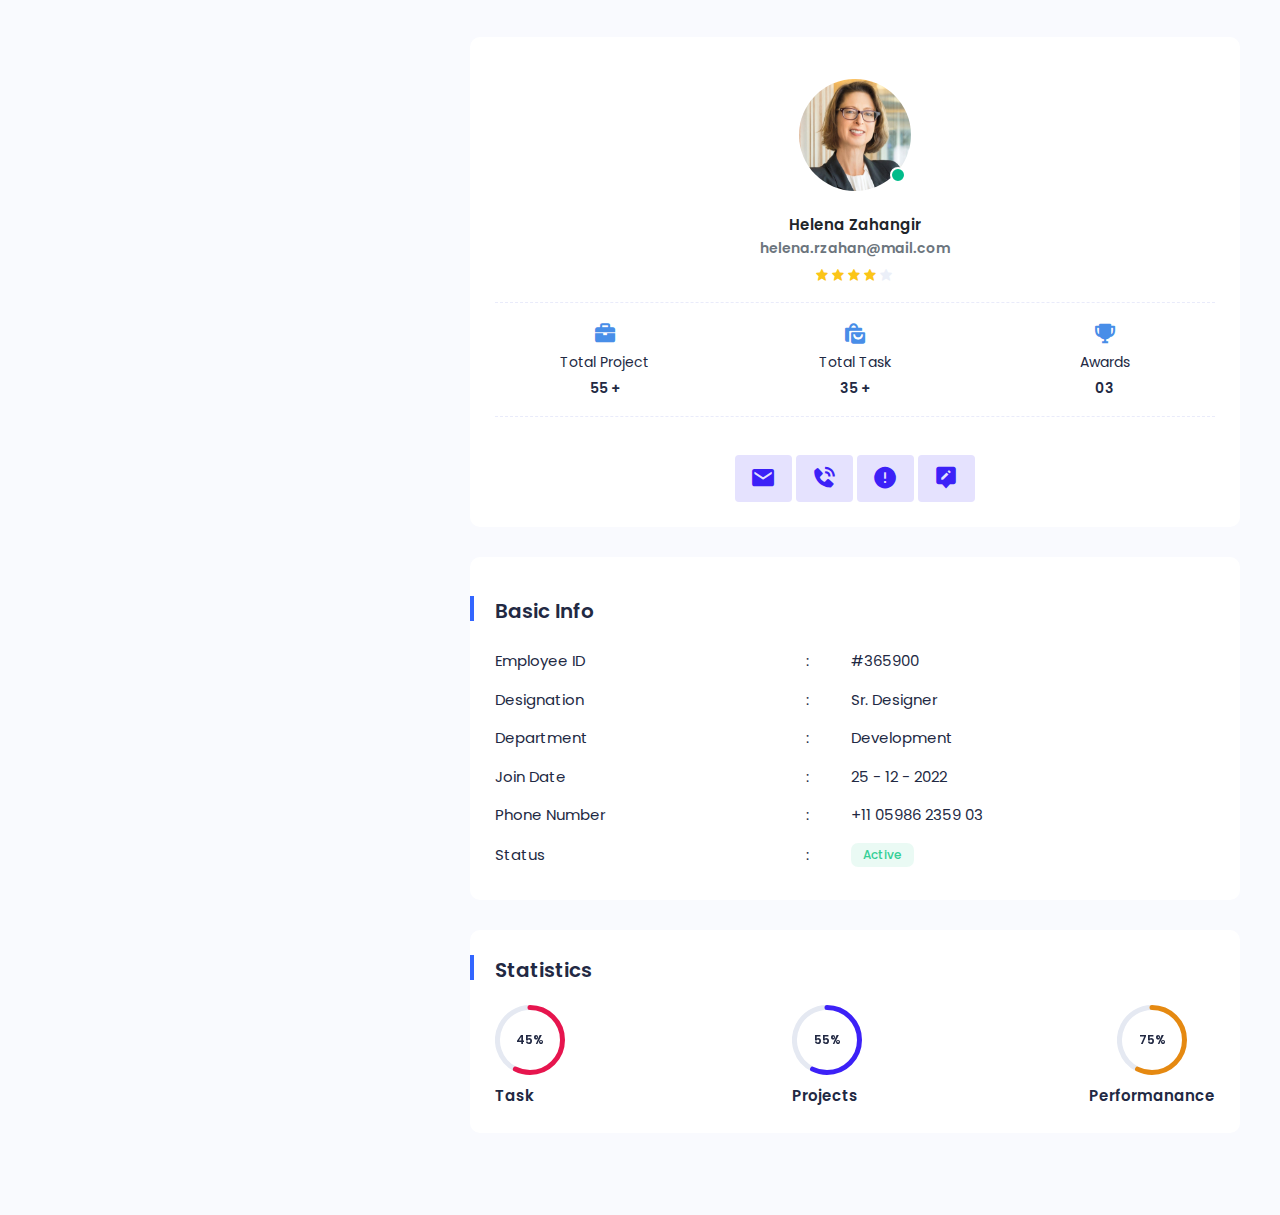
<file: user-profile.html>
<!DOCTYPE html>
<html lang="en">
<head>
<meta charset="UTF-8">
<meta http-equiv="X-UA-Compatible" content="IE=edge">
<meta name="viewport" content="width=device-width, initial-scale=1.0">
<title>
        Protend - Project Management Admin Dashboard HTML Template
    </title>

<link rel="preconnect" href="https://fonts.gstatic.com/">
<link href="static/css/css2.css" rel="stylesheet">

<link href='static/css/boxicons.min.css' rel='stylesheet'>
<link rel="stylesheet" href="static/css/icons.min.css">

<link rel="stylesheet" href="static/css/bootstrap-datepicker.min.css">
<link rel="stylesheet" href="static/css/datepicker.css">
<link rel="stylesheet" href="static/css/dataTables.bootstrap5.css">
<link rel="stylesheet" href="static/css/rating-themes.css">

<link rel="stylesheet" href="static/css/bootstrap.min.css">
<link rel="stylesheet" href="static/css/grid.css">
<link rel="stylesheet" href="static/css/style.css">
<link rel="stylesheet" href="static/css/responsive.css">
</head>
<body class="sidebar-expand">

<div class="sidebar">
<div class="sidebar-logo">
<a href="index1.html">
<img src="static/picture/logo.png" alt="Protend logo">
</a>
<div class="sidebar-close" id="sidebar-close">
<i class='bx bx-left-arrow-alt'></i>
</div>
</div>

<div class="simlebar-sc" data-simplebar="">
<ul class="sidebar-menu tf">
    <li class="sidebar-submenu">
    <a href="" class="sidebar-menu-dropdown">
    <i class='bx bxs-home'></i>
    <span>Dashboard</span>
    <div class="dropdown-icon">
    <i class='bx bx-chevron-down'></i>
    </div>
    </a>
    <ul class="sidebar-menu sidebar-menu-dropdown-content">
    <li>
    <a href="">
    Dashboard
    </a>
    </li>
    <li>
    <a href="user-profile.html">
    User Profile
    </a>
    </li>
    <li>
    <a href="user-login.html">
    User Login
    </a>
    </li>
    <li>
    <a href="new-account.html">
    New Account
    </a>
    </li>
    </ul>
    </li>
    <li class="sidebar-submenu">
    <a href="the-definition-and-history-of-esg.html" class="sidebar-menu-dropdown">
    <i class='bx bxs-bolt'></i>
    <span>Introduction</span>
    <div class="dropdown-icon"><i class='bx bx-chevron-down'></i></div>
    </a>
    <ul class="sidebar-menu sidebar-menu-dropdown-content">
    <li>
    <a href="the-definition-and-history-of-esg.html">
    The definition and history of ESG
    </a>
    </li>
    <li>
    <a href="why-choose-esg.html">
    Why choose ESG
    </a>
    </li>
    <li>
    <a href="our-team.html">
    Our team
    </a>
    </li>
    </ul>
    </li>
    <li class="sidebar-submenu">
    <a href="clients.html" class="sidebar-menu-dropdown">
    <i class='bx bxs-user'></i>
    <span>Client</span>
    <div class="dropdown-icon"><i class='bx bx-chevron-down'></i></div>
    </a>
    <ul class="sidebar-menu sidebar-menu-dropdown-content">
    <li>
    <a href="clients.html">
    Manager Client
    </a>
    </li>
    <li>
    <a href="client-details.html">
    Client Details
    </a>
    </li>
    </ul>
    </li>
    <li>
    <a href="news-of-esg.html">
    <i class='bx bxs-dashboard'></i>
    <span>News of ESG</span>
    </a>
    </li>
    <li>
    <a href="analysis-of-esg.html">
    <i class='bx bx-calendar'></i>
    <span>Analysis of ESG</span>
    </a>
    </li>
    <li>
    <a href="message.html">
    <i class='bx bxs-message-rounded-detail'></i>
    <span>Message</span>
    </a>
    </li>
    <li class="sidebar-submenu">
    <a href="search.html" class="sidebar-menu-dropdown">
    <i class='bx bxs-component'></i>
    <span>Search for any given company</span>
    <div class="dropdown-icon"><i class='bx bx-chevron-down'></i></div>
    </a>
    <ul class="sidebar-menu sidebar-menu-dropdown-content">
    <li>
    <a href="search.html">
    Search
    </a>
    </li>
    </ul>
    </li>
    <li>
    <a class="darkmode-toggle" id="darkmode-toggle" onclick="switchTheme()">
    <div>
    <i class='bx bx-cog mr-10'></i>
    <span>darkmode</span>
    </div>
    <span class="darkmode-switch"></span>
    </a>
    </li>
    </ul>
</div>

</div>


<div class="main-header">
<div class="d-flex">
<div class="mobile-toggle" id="mobile-toggle">
<i class='bx bx-menu'></i>
</div>
<div class="main-title">
User Profile
</div>
</div>
<div class="d-flex align-items-center">

<form class="app-search d-none d-lg-block">
<div class="position-relative">
<input type="text" class="form-control" placeholder="Search">
<span class="bx bx-search-alt"></span>
</div>
</form>
<div class="dropdown d-inline-block d-lg-none ms-2">
<button type="button" class="btn header-item noti-icon waves-effect" id="page-header-search-dropdown" data-bs-toggle="dropdown" aria-haspopup="true" aria-expanded="false">
<i class='bx bx-search-alt'></i>
</button>
 <div class="dropdown-menu dropdown-menu-lg dropdown-menu-end p-0" aria-labelledby="page-header-search-dropdown">
<form class="p-3">
<div class="form-group m-0">
<div class="input-group">
<input type="text" class="form-control" placeholder="Search ...">
<div class="input-group-append">
<button class="btn btn-primary h-100" type="submit"><i class='bx bx-search-alt'></i></button>
</div>
</div>
</div>
</form>
</div>
</div>
<div class="dropdown d-inline-block">
<button type="button" class="btn header-item" data-bs-toggle="dropdown" aria-haspopup="true" aria-expanded="false">
<span class="btn dropdown-toggle" id="header-lang-img">
EN
<i class='bx bx-caret-down'></i>
</span>
</button>
<div class="dropdown-menu dropdown-menu-end">

<a href="javascript:void(0);" class="dropdown-item notify-item language" data-lang="en">
<img src="static/picture/us.jpg" alt="user-image" class="me-1" height="12"> <span class="align-middle">English</span>
</a>

<a href="javascript:void(0);" class="dropdown-item notify-item language" data-lang="sp">
<img src="static/picture/spain.jpg" alt="user-image" class="me-1" height="12"> <span class="align-middle">Spanish</span>
</a>

<a href="javascript:void(0);" class="dropdown-item notify-item language" data-lang="gr">
<img src="static/picture/germany.jpg" alt="user-image" class="me-1" height="12"> <span class="align-middle">German</span>
</a>

<a href="javascript:void(0);" class="dropdown-item notify-item language" data-lang="it">
<img src="static/picture/italy.jpg" alt="user-image" class="me-1" height="12"> <span class="align-middle">Italian</span>
</a>

<a href="javascript:void(0);" class="dropdown-item notify-item language" data-lang="ru">
<img src="static/picture/russia.jpg" alt="user-image" class="me-1" height="12"> <span class="align-middle">Russian</span>
</a>
</div>
</div>

<div class="dropdown d-inline-block mt-12">
<button type="button" class="btn header-item waves-effect" id="page-header-user-dropdown" data-bs-toggle="dropdown" aria-haspopup="true" aria-expanded="false">
<img class="rounded-circle header-profile-user" src="static/picture/profile.png" alt="Header Avatar">
<span class="pulse-css"></span>
<span class="info d-xl-inline-block  color-span">
<span class="d-block fs-20 font-w600">Randy Riley</span>
<span class="d-block mt-7"><a href="email-protection.html" class="__cf_email__" data-cfemail="cfbdaea1abb6e1bda6a3aab68fa8a2aea6a3e1aca0a2">[email&#160;protected]</a></span>
</span>
<i class='bx bx-chevron-down'></i>
</button>
<div class="dropdown-menu dropdown-menu-end">

<a class="dropdown-item" href="#"><i class="bx bx-user font-size-16 align-middle me-1"></i> <span>Profile</span></a>
<a class="dropdown-item" href="#"><i class="bx bx-wallet font-size-16 align-middle me-1"></i> <span>My Wallet</span></a>
<a class="dropdown-item d-block" href="#"><span class="badge bg-success float-end">11</span><i class="bx bx-wrench font-size-16 align-middle me-1"></i> <span>Settings</span></a>
<a class="dropdown-item" href="#"><i class="bx bx-lock-open font-size-16 align-middle me-1"></i> <span>Lock screen</span></a>
<div class="dropdown-divider"></div>
<a class="dropdown-item text-danger" href="user-login.html"><i class="bx bx-power-off font-size-16 align-middle me-1 text-danger"></i> <span>Logout</span></a>
</div>
</div>
</div>
</div>


<div class="main">
<div class="main-content user">
<div class="row">
<div class="col-9 col-xl-12">
<div class="box card-box mb-20">
<div class="icon-box bg-color-1">
<div class="icon bg-icon-1">
<i class='bx bxs-briefcase'></i>
</div>
<div class="content">
<h5 class="title-box fs-15 mt-2">Total Task</h5>
<div class="themesflat-counter fs-14 font-wb color-1">
<span class="number" data-from="0" data-to="1225" data-speed="2500" data-inviewport="yes">1225</span>
</div>
</div>
</div>
<div class="icon-box bg-color-2">
<div class="icon bg-icon-2">
<i class='bx bx-task'></i>
</div>
<div class="content click-c">
<h5 class="title-box fs-15 mt-2">Running Task</h5>
<div class="themesflat-counter fs-14 font-wb color-2">
<span class="number" data-from="0" data-to="309" data-speed="2500" data-inviewport="yes">154 +</span>
</div>
</div>
</div>
<div class="icon-box bg-color-3">
<div class="icon bg-icon-3">
<i class='bx bx-block'></i>
</div>
<div class="content click-c">
<h5 class="title-box fs-15 mt-2">On Hold Task</h5>
<div class="themesflat-counter fs-14 font-wb color-3">
<span class="number" data-from="0" data-to="309" data-speed="2500" data-inviewport="yes">75 +</span>
</div>
</div>
</div>
<div class="icon-box bg-color-5">
<div class="icon bg-icon-5">
<i class='bx bx-task color-white'></i>
</div>
<div class="content click-c">
<h5 class="title-box fs-15 mt-2">Complete Task</h5>
<div class="themesflat-counter fs-14 font-wb color-4">
<span class="number" data-from="0" data-to="309" data-speed="2500" data-inviewport="yes">120 +</span>
</div>
</div>
</div>
</div>
<div class="box">
<div class="box-body pb-30">
<div class="row">
<div class="col-md-12 col-xl-10 mb-0">
<div class="row">
<div class="col-md-12 col-xl-4 mb-0">
<div class="form-group"> <label class="form-label">From:</label>
<div class="input-group">
<div class="input-group-prepend">
<div class="input-group-text"><i class='bx bx-calendar'></i> </div>
</div><input class="form-control fc-datepicker" placeholder="DD-MM-YYYY" type="text"> </div>
</div>
</div>
<div class="col-md-12 col-xl-4 mb-0">
<div class="form-group"> <label class="form-label">To:</label>
<div class="input-group">
<div class="input-group-prepend">
<div class="input-group-text"><i class='bx bx-calendar'></i> </div>
</div><input class="form-control fc-datepicker" placeholder="DD-MM-YYYY" type="text"> </div>
</div>
</div>
<div class="col-md-12 col-xl-4 mb-0">
<div class="form-group"> <label class="form-label">Select Priority:</label> <select name="attendance" class="form-control custom-select select2 select2-hidden-accessible" data-placeholder="Select Priority" tabindex="-1" aria-hidden="true" data-select2-id="select2-data-16-akyu"><option label="Select Priority" data-select2-id="select2-data-18-ezae"></option> <option value="1">High</option> <option value="2">Medium</option> <option value="3">Low</option> </select>
<span class="select2 select2-container select2-container--default" dir="ltr" data-select2-id="select2-data-17-6y8j" style="width: 100%;"><span class="selection"><span class="select2-selection select2-selection--single" role="combobox" aria-haspopup="true" aria-expanded="false" tabindex="0" aria-disabled="false" aria-labelledby="select2-attendance-ws-container" aria-controls="select2-attendance-ws-container"><span class="select2-selection__rendered" id="select2-attendance-ws-container" role="textbox" aria-readonly="true" title="Select Priority"></span>
<span class="select2-selection__arrow" role="presentation"><b role="presentation"></b></span>
</span>
</span><span class="dropdown-wrapper" aria-hidden="true"></span></span>
</div>
</div>
</div>
</div>
<div class="col-md-12 col-xl-2 mb-0">
<div class="form-group mt-32"> <a href="#" class="btn bg-primary btn-block color-white">Search</a> </div>
</div>
</div>
</div>
<div class="box-body">
<div class="table-responsive">
<div id="task-profile_wrapper" class="dataTables_wrapper dt-bootstrap5 no-footer">

<div class="row">
<div class="col-sm-12">
<table class="table table-vcenter text-nowrap table-bordered dataTable no-footer" id="task-profile" role="grid">
<thead>
<tr class="top">
<th class="border-bottom-0 text-center sorting fs-14 font-w500" tabindex="0" aria-controls="task-profile" rowspan="1" colspan="1" style="width: 26.6562px;">No</th>
<th class="border-bottom-0 sorting fs-14 font-w500" tabindex="0" aria-controls="task-profile" rowspan="1" colspan="1" style="width: 222.312px;">Task</th>
<th class="border-bottom-0 sorting fs-14 font-w500" tabindex="0" aria-controls="task-profile" rowspan="1" colspan="1" style="width: 84.8281px;">Priority</th>
<th class="border-bottom-0 sorting fs-14 font-w500" tabindex="0" aria-controls="task-profile" rowspan="1" colspan="1" style="width: 87.9844px;">Start Date</th>
<th class="border-bottom-0 sorting fs-14 font-w500" tabindex="0" aria-controls="task-profile" rowspan="1" colspan="1" style="width: 87.9844px;">Deadline</th>
<th class="border-bottom-0 sorting fs-14 font-w500" tabindex="0" aria-controls="task-profile" rowspan="1" colspan="1" style="width: 71.875px;">Progress</th>
<th class="border-bottom-0 sorting fs-14 font-w500" tabindex="0" aria-controls="task-profile" rowspan="1" colspan="1" style="width: 110.719px;">Work Status</th>
<th class="border-bottom-0 sorting_disabled fs-14 font-w500" rowspan="1" colspan="1" style="width: 145.391px;">Actions</th>
</tr>
</thead>
<tbody>
<tr class="odd">
<td class="text-center">1</td>
<td>
<a href="#" class="d-flex "> <span>Design Updated</span> </a>
</td>
<td><span class="badge badge-danger-light">High</span></td>
<td>12-02-2021</td>
<td>16-06-2021</td>
 <td>
<div class="progress progress-sm">
<div class="progress-bar bg-primary w-30"></div>
</div>
</td>
<td><span class="badge badge-warning">On hold</span></td>
<td>
<div class="dropdown">
<a href="javascript:void(0);" class="btn-link" data-bs-toggle="dropdown" aria-expanded="false">
<i class='bx bx-dots-horizontal-rounded'></i>
</a>
<div class="dropdown-menu dropdown-menu-right">
<a class="dropdown-item" href="#" data-toggle="modal" data-target="#delete_client"><i class="bx bx-trash"></i> Delete</a>
<a class="dropdown-item" href="#" data-toggle="modal" data-target="#edit_client"><i class="bx bx-edit mr-5"></i>Edit</a>
</div>
</div>
</td>
</tr>
<tr class="even">
<td class="text-center">2</td>
<td>
<a href="#" class="d-flex "> <span>Website Develop</span> </a>
</td>
<td><span class="badge badge-success-light">Low</span></td>
<td>01-01-2021</td>
<td>22-04-2021</td>
<td>
<div class="progress progress-sm">
<div class="progress-bar bg-yellow w-50"></div>
</div>
</td>
<td>
<div class="d-flex"> <span class="badge badge-danger">Dealy</span>
<div class="mt-1 ms-1"> <span class="feather feather-info text-danger" data-bs-toggle="tooltip" data-bs-placement="top" title="" data-bs-original-title="Dealy by 99 days"></span> </div>
</div>
</td>
<td>
<div class="dropdown">
<a href="javascript:void(0);" class="btn-link" data-bs-toggle="dropdown" aria-expanded="false">
<i class='bx bx-dots-horizontal-rounded'></i>
</a>
<div class="dropdown-menu dropdown-menu-right">
<a class="dropdown-item" href="#" data-toggle="modal" data-target="#delete_client"><i class="bx bx-trash"></i> Delete</a>
<a class="dropdown-item" href="#" data-toggle="modal" data-target="#edit_client"><i class="bx bx-edit mr-5"></i>Edit</a>
</div>
</div>
</td>
</tr>
<tr class="odd">
<td class="text-center">3</td>
<td>
<a href="#" class="d-flex "><span>Digital Marketing</span> </a>
</td>
<td><span class="badge badge-warning-light">Medium</span></td>
<td>11-04-2021</td>
<td>16-06-2021</td>
<td>
<div class="progress progress-sm">
<div class="progress-bar bg-primary w-100"></div>
</div>
</td>
<td> <span class="badge badge-success">Completed</span> </td>
<td>
<div class="dropdown">
<a href="javascript:void(0);" class="btn-link" data-bs-toggle="dropdown" aria-expanded="false">
<i class='bx bx-dots-horizontal-rounded'></i>
</a>
<div class="dropdown-menu dropdown-menu-right">
<a class="dropdown-item" href="#" data-toggle="modal" data-target="#delete_client"><i class="bx bx-trash"></i> Delete</a>
<a class="dropdown-item" href="#" data-toggle="modal" data-target="#edit_client"><i class="bx bx-edit mr-5"></i>Edit</a>
</div>
</div>
</td>
</tr>
<tr class="even">
<td class="text-center">4</td>
<td>
<a href="#" class="d-flex "><span>Ad Analysis</span> </a>
</td>
<td><span class="badge badge-danger-light">High</span></td>
<td>11-03-2021</td>
<td>19-05-2021</td>
<td>
<div class="progress progress-sm">
<div class="progress-bar bg-primary w-80"></div>
</div>
</td>
 <td> <span class="badge badge-success">Completed</span> </td>
<td>
<div class="dropdown">
<a href="javascript:void(0);" class="btn-link" data-bs-toggle="dropdown" aria-expanded="false">
<i class='bx bx-dots-horizontal-rounded'></i>
</a>
<div class="dropdown-menu dropdown-menu-right">
<a class="dropdown-item" href="#" data-toggle="modal" data-target="#delete_client"><i class="bx bx-trash"></i> Delete</a>
<a class="dropdown-item" href="#" data-toggle="modal" data-target="#edit_client"><i class="bx bx-edit mr-5"></i>Edit</a>
</div>
</div>
</td>
</tr>
<tr class="odd">
<td class="text-center">5</td>
<td>
<a href="#" class="d-flex "><span>Design update</span> </a>
</td>
<td><span class="badge badge-danger-light">High</span></td>
<td>05-02-2021</td>
<td>21-04-2021</td>
<td>
<div class="progress progress-sm">
<div class="progress-bar bg-primary w-70"></div>
</div>
</td>
<td> <span class="badge badge-success">Completed</span> </td>
<td>
<div class="dropdown">
<a href="javascript:void(0);" class="btn-link" data-bs-toggle="dropdown" aria-expanded="false">
<i class='bx bx-dots-horizontal-rounded'></i>
</a>
<div class="dropdown-menu dropdown-menu-right">
<a class="dropdown-item" href="#" data-toggle="modal" data-target="#delete_client"><i class="bx bx-trash"></i> Delete</a>
<a class="dropdown-item" href="#" data-toggle="modal" data-target="#edit_client"><i class="bx bx-edit mr-5"></i>Edit</a>
</div>
</div>
</td>
</tr>
<tr class="even">
<td class="text-center">6</td>
<td>
<a href="#" class="d-flex "><span>Design update</span> </a>
</td>
<td><span class="badge badge-danger-light">High</span></td>
<td>21-01-2021</td>
<td>15-03-2021</td>
<td>
<div class="progress progress-sm">
<div class="progress-bar bg-primary w-40"></div>
</div>
</td>
<td>
<div class="d-flex"> <span class="badge badge-success">Completed</span>
<div class="mt-1 ms-1"> <span class="feather feather-info text-danger" data-bs-toggle="tooltip" data-bs-placement="top" title="" data-bs-original-title="Dealy by 30 days"></span> </div>
</div>
</td>
<td>
<div class="dropdown">
<a href="javascript:void(0);" class="btn-link" data-bs-toggle="dropdown" aria-expanded="false">
<i class='bx bx-dots-horizontal-rounded'></i>
</a>
<div class="dropdown-menu dropdown-menu-right">
<a class="dropdown-item" href="#" data-toggle="modal" data-target="#delete_client"><i class="bx bx-trash"></i> Delete</a>
<a class="dropdown-item" href="#" data-toggle="modal" data-target="#edit_client"><i class="bx bx-edit mr-5"></i>Edit</a>
</div>
</div>
</td>
</tr>
<tr class="odd">
<td class="text-center">7</td>
<td>
<a href="#" class="d-flex "><span>Design update</span> </a>
</td>
<td><span class="badge badge-danger-light">High</span></td>
<td>23-01-2021</td>
<td>25-02-2021</td>
<td>
<div class="progress progress-sm">
<div class="progress-bar bg-yellow w-40"></div>
</div>
</td>
<td> <span class="badge badge-success">Completed</span> </td>
<td>
<div class="dropdown">
<a href="javascript:void(0);" class="btn-link" data-bs-toggle="dropdown" aria-expanded="false">
 <i class='bx bx-dots-horizontal-rounded'></i>
</a>
<div class="dropdown-menu dropdown-menu-right">
<a class="dropdown-item" href="#" data-toggle="modal" data-target="#delete_client"><i class="bx bx-trash"></i> Delete</a>
<a class="dropdown-item" href="#" data-toggle="modal" data-target="#edit_client"><i class="bx bx-edit mr-5"></i>Edit</a>
</div>
</div>
</td>
</tr>
<tr class="even">
<td class="text-center">8</td>
<td>
<a href="#" class="d-flex "><span>Design update</span> </a>
</td>
<td><span class="badge badge-danger-light">High</span></td>
<td>13-03-2021</td>
<td>05-05-2021</td>
<td>
<div class="progress progress-sm">
<div class="progress-bar bg-primary w-100"></div>
</div>
</td>
<td> <span class="badge badge-warning">On Hold</span> </td>
<td>
<div class="dropdown">
<a href="javascript:void(0);" class="btn-link" data-bs-toggle="dropdown" aria-expanded="false">
<i class='bx bx-dots-horizontal-rounded'></i>
</a>
<div class="dropdown-menu dropdown-menu-right">
<a class="dropdown-item" href="#" data-toggle="modal" data-target="#delete_client"><i class="bx bx-trash"></i> Delete</a>
<a class="dropdown-item" href="#" data-toggle="modal" data-target="#edit_client"><i class="bx bx-edit mr-5"></i>Edit</a>
</div>
</div>
</td>
</tr>
<tr class="even">
<td class="text-center">9</td>
<td>
<a href="#" class="d-flex "> <span>Design update</span> </a>
</td>
<td><span class="badge badge-success-light">Low</span></td>
<td>01-01-2021</td>
<td>22-04-2021</td>
 <td>
<div class="progress progress-sm">
<div class="progress-bar bg-yellow w-50"></div>
</div>
</td>
<td>
<div class="d-flex"> <span class="badge badge-danger">Dealy</span>
<div class="mt-1 ms-1"> <span class="feather feather-info text-danger" data-bs-toggle="tooltip" data-bs-placement="top" title="" data-bs-original-title="Dealy by 99 days"></span> </div>
</div>
</td>
<td>
<div class="dropdown">
<a href="javascript:void(0);" class="btn-link" data-bs-toggle="dropdown" aria-expanded="false">
<i class='bx bx-dots-horizontal-rounded'></i>
</a>
<div class="dropdown-menu dropdown-menu-right">
<a class="dropdown-item" href="#" data-toggle="modal" data-target="#delete_client"><i class="bx bx-trash"></i> Delete</a>
<a class="dropdown-item" href="#" data-toggle="modal" data-target="#edit_client"><i class="bx bx-edit mr-5"></i>Edit</a>
</div>
</div>
</td>
</tr>
<tr class="odd">
<td class="text-center">10</td>
<td>
<a href="#" class="d-flex "><span>Design update</span> </a>
</td>
<td><span class="badge badge-warning-light">Medium</span></td>
<td>11-04-2021</td>
<td>16-06-2021</td>
<td>
<div class="progress progress-sm">
<div class="progress-bar bg-primary w-100"></div>
</div>
</td>
<td> <span class="badge badge-success">Completed</span> </td>
<td>
<div class="dropdown">
<a href="javascript:void(0);" class="btn-link" data-bs-toggle="dropdown" aria-expanded="false">
<i class='bx bx-dots-horizontal-rounded'></i>
</a>
<div class="dropdown-menu dropdown-menu-right">
<a class="dropdown-item" href="#" data-toggle="modal" data-target="#delete_client"><i class="bx bx-trash"></i> Delete</a>
<a class="dropdown-item" href="#" data-toggle="modal" data-target="#edit_client"><i class="bx bx-edit mr-5"></i>Edit</a>
</div>
</div>
</td>
</tr>
</tbody>
</table>
</div>
</div>
<div class="row">
<div class="col-sm-12 col-md-5">
<div class="dataTables_info" id="task-profile_info" role="status" aria-live="polite">Showing 1 to 8 of 8 entries</div>
</div>
<div class="col-sm-12 col-md-7">
<div class="dataTables_paginate paging_simple_numbers" id="task-profile_paginate">
<ul class="pagination">
<li class="paginate_button page-item previous disabled" id="task-profile_previous"><a href="#" aria-controls="task-profile" data-dt-idx="0" tabindex="0" class="page-link">Previous</a></li>
<li class="paginate_button page-item "><a href="#" aria-controls="task-profile" data-dt-idx="1" tabindex="0" class="page-link">01</a></li>
<li class="paginate_button page-item active"><a href="#" aria-controls="task-profile" data-dt-idx="1" tabindex="0" class="page-link">02</a></li>
<li class="paginate_button page-item "><a href="#" aria-controls="task-profile" data-dt-idx="1" tabindex="0" class="page-link">03</a></li>
<li class="paginate_button page-item next disabled" id="task-profile_next"><a href="#" aria-controls="task-profile" data-dt-idx="2" tabindex="0" class="page-link">Next</a></li>
</ul>
</div>
</div>
</div>
</div>
</div>
</div>
</div>
</div>
<div class="col-3 col-xl-12">
<div class="box user-pro-list overflow-hidden mb-30">
<div class="box-body">
<div class="user-pic text-center">
<div class="avatar ">
<img src="static/picture/user-profile.png" alt="">
<div class="pulse-css"></div>
</div>
<div class="pro-user mt-40">
<h5 class="pro-user-username text-dark mb-1 fs-15">Helena Zahangir</h5>
<h6 class="pro-user-desc text-muted fs-14"><a href="email-protection.html" class="__cf_email__" data-cfemail="1179747d747f703f636b7079707f517c70787d3f727e7c">[email&#160;protected]</a></h6>
<div class="star-ratings start-ratings-main mb-10 clearfix">
<div class="stars stars-example-fontawesome star-sm">
<div class="br-wrapper br-theme-fontawesome-stars">
<select id="example-fontawesome" name="rating" style="display: none;"><option value="1">1</option> <option value="2">2</option> <option value="3">3</option> <option value="4" selected="">4</option> <option value="5">5</option> </select>

</div>
</div>
</div>
</div>
</div>
</div>
<div class="box-body pt-19">
<div class="row">
<div class="col-4 text-center mb-0 pd-0">
<div class="icon-box">
<i class='bx bxs-briefcase'></i>
</div>
<h5 class="fs-14 font-w400 mb-0">Total Project</h5>
<h5 class="mb-2"> <span class="fs-14 font-w600 ">55 +</span> </h5>
</div>
<div class="col-4  text-center mb-0 pd-0">
<div class="icon-box">
<i class='bx bxs-shopping-bags'></i>
</div>
<h5 class="fs-14 font-w400 mb-0">Total Task</h5>
<h5 class="mb-2"> <span class="fs-14 font-w600">35 +</span> </h5>
</div>
<div class="col-4 text-center mb-0 pd-0">
<div class="icon-box">
<i class='bx bxs-trophy'></i>
</div>
<h5 class="fs-14 font-w400 mb-0">Awards</h5>
<h5 class="mb-2"> <span class="fs-14 font-w600 ">03</span> </h5>
</div>
</div>
</div>
<div class="box-footer pt-38">
<div class="btn-list text-center">
<a href="#" class="btn btn-light"><i class='bx bxs-envelope'></i> </a>
<a href="#" class="btn btn-light"> <i class='bx bxs-phone-call'></i> </a>
<a href="#" class="btn btn-light"><i class='bx bxs-error-circle'></i></a>
<a href="#" class="btn btn-light"> <i class='bx bxs-message-alt-edit'></i> </a>
</div>
</div>
</div>
<div class="box left-dot pt-39 mb-30">
<div class="box-header  border-0 ">
<div class="box-title fs-20 font-w600">Basic Info</div>
</div>
<div class="box-body pt-16 user-profile">
<div class="table-responsive">
<table class="table mb-0 mw-100 color-span">
 <tbody>
<tr>
<td class="py-2 px-0"> <span class="w-50">Employee ID</span> </td>
<td>:</td>
<td class="py-2 px-0"> <span class="">#365900</span> </td>
</tr>
<tr>
<td class="py-2 px-0"> <span class="w-50">Designation</span> </td>
<td>:</td>
<td class="py-2 px-0"> <span class="">Sr. Designer</span> </td>
</tr>
<tr>
<td class="py-2 px-0"> <span class="w-50">Department</span> </td>
<td>:</td>
<td class="py-2 px-0"> <span class="">Development</span> </td>
</tr>
<tr>
<td class="py-2 px-0"> <span class="w-50">Join Date</span> </td>
<td>:</td>
<td class="py-2 px-0"> <span class="">25 - 12 - 2022</span> </td>
</tr>
<tr>
<td class="py-2 px-0"> <span class="w-50">Phone Number</span> </td>
<td>:</td>
<td class="py-2 px-0"> <span class="">+11 05986 2359 03</span> </td>
</tr>
<tr>
<td class="py-2 px-0"> <span class="w-50">Status</span> </td>
<td>:</td>
<td class="py-2 px-0"> <span class="badge badge-success">Active</span> </td>
</tr>
</tbody>
</table>
</div>
</div>
</div>
<div class="box left-dot">
<div class="box-header  border-0 ">
<div class="box-title fs-20 font-w600">Statistics</div>
</div>
<div class="box-body pt-10 ">
<div class="d-flex justify-content-between mt-10">
<div class="progress-cicle">
<div class="chart-circle chart-circle-xl" data-value="0.75" data-thickness="5" data-color="#E6154E"><canvas width="80" height="80"></canvas><canvas width="80" height="80"></canvas>
<div class="chart-circle-value">45%</div>
</div>
<div class="title-progress fs-15 font-w600 mt-10">Task</div>
</div>
<div class="progress-cicle">
<div class="chart-circle chart-circle-xl" data-value="0.75" data-thickness="5" data-color="#3C21F7"><canvas width="80" height="80"></canvas><canvas width="80" height="80"></canvas>
<div class="chart-circle-value">55%</div>
</div>
<div class="title-progress fs-15 font-w600 mt-10">Projects</div>
</div>
<div class="progress-cicle">
<div class="chart-circle chart-circle-xl" data-value="0.75" data-thickness="5" data-color="#E58911"><canvas width="80" height="80"></canvas><canvas width="80" height="80"></canvas>
<div class="chart-circle-value">75%</div>
</div>
<div class="title-progress fs-15 font-w600 mt-10">Performanance</div>
</div>
</div>
</div>
</div>
</div>
</div>
</div>
</div>

<div class="overlay"></div>


<script data-cfasync="false" src="static/js/email-decode.min.js"></script><script src="static/js/jquery.min.js"></script>
<script src="static/js/jquery-ui.min.js"></script>
<script src="static/js/moment.min.js"></script>
<script src="static/js/apexcharts.js"></script>
<script src="static/js/bootstrap.bundle.min.js"></script>
<script src="static/js/jquery.peity.min.js"></script>
<script src="static/js/Chart.bundle.min.js"></script>
<script src="static/js/owl.carousel.min.js"></script>
<script src="static/js/bootstrap.min.js"></script>
<script src="static/js/bootstrap-datetimepicker.min.js"></script>
<script src="static/js/countto.js"></script>
<script src="static/js/datepicker.js"></script>
<script src="static/js/custom-ratings.js"></script>
<script src="static/js/jquery.barrating.js"></script>
<script src="static/js/circle-progress.min.js"></script>
<script src="static/js/simplebar.min.js"></script>

<script src="static/js/main.js"></script>
<script src="static/js/shortcode.js"></script>
<script src="static/js/datepicker1.js"></script>
<script src="static/js/chart-circle.js"></script>
</body>
</html>
</file>
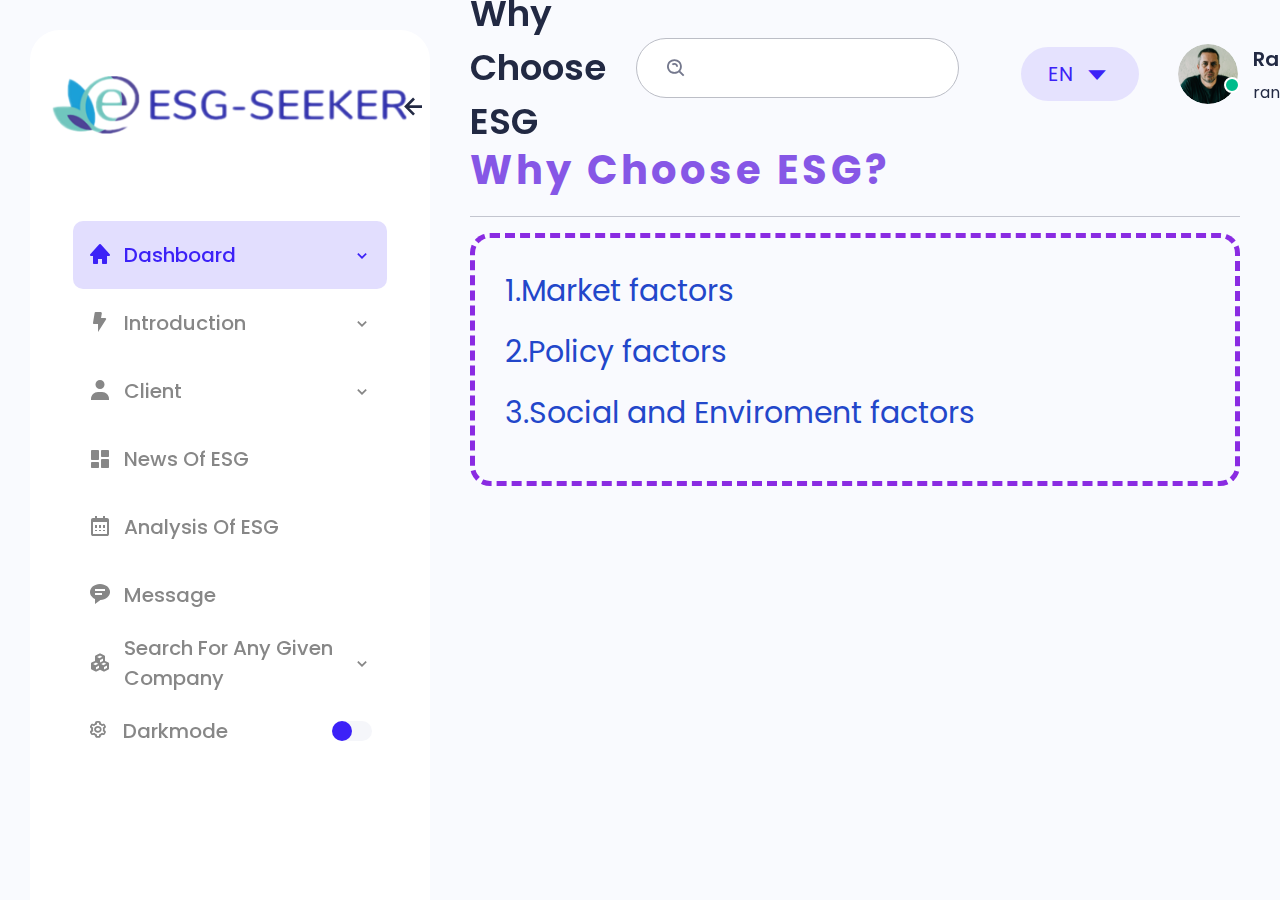
<file: why-choose-esg.html>
<!DOCTYPE html>
<html lang="en">
<head>
<meta charset="UTF-8">
<meta http-equiv="X-UA-Compatible" content="IE=edge">
<meta name="viewport" content="width=device-width, initial-scale=1.0">
<title>
        Protend - Project Management Admin Dashboard HTML Template
    </title>

<link rel="preconnect" href="https://fonts.gstatic.com/">
<link href="static/css/css2.css" rel="stylesheet">

<link href='static/css/boxicons.min.css' rel='stylesheet'>
<link rel="stylesheet" href="static/css/icons.min.css">

<link rel="stylesheet" href="static/css/bootstrap.min.css">
<link rel="stylesheet" href="static/css/grid.css">
<link rel="stylesheet" href="static/css/style.css">
<link rel="stylesheet" href="static/css/responsive.css">
</head>
<body class="sidebar-expand">

<div class="sidebar">
<div class="sidebar-logo">
<a href="index1.html">
<img src="static/picture/logo.png" alt="Protend logo">
</a>
<div class="sidebar-close" id="sidebar-close">
<i class='bx bx-left-arrow-alt'></i>
</div>
</div>

<div class="simlebar-sc" data-simplebar="">
<ul class="sidebar-menu tf">
    <li class="sidebar-submenu">
    <a href="" class="sidebar-menu-dropdown">
    <i class='bx bxs-home'></i>
    <span>Dashboard</span>
    <div class="dropdown-icon">
    <i class='bx bx-chevron-down'></i>
    </div>
    </a>
    <ul class="sidebar-menu sidebar-menu-dropdown-content">
    <li>
    <a href="">
    Dashboard
    </a>
    </li>
    <li>
    <a href="user-profile.html">
    User Profile
    </a>
    </li>
    <li>
    <a href="user-login.html">
    User Login
    </a>
    </li>
    <li>
    <a href="new-account.html">
    New Account
    </a>
    </li>
    </ul>
    </li>
    <li class="sidebar-submenu">
    <a href="the-definition-and-history-of-esg.html" class="sidebar-menu-dropdown">
    <i class='bx bxs-bolt'></i>
    <span>Introduction</span>
    <div class="dropdown-icon"><i class='bx bx-chevron-down'></i></div>
    </a>
    <ul class="sidebar-menu sidebar-menu-dropdown-content">
    <li>
    <a href="the-definition-and-history-of-esg.html">
    The definition and history of ESG
    </a>
    </li>
    <li>
    <a href="why-choose-esg.html">
    Why choose ESG
    </a>
    </li>
    <li>
    <a href="our-team.html">
    Our team
    </a>
    </li>
    </ul>
    </li>
    <li class="sidebar-submenu">
    <a href="clients.html" class="sidebar-menu-dropdown">
    <i class='bx bxs-user'></i>
    <span>Client</span>
    <div class="dropdown-icon"><i class='bx bx-chevron-down'></i></div>
    </a>
    <ul class="sidebar-menu sidebar-menu-dropdown-content">
    <li>
    <a href="clients.html">
    Manager Client
    </a>
    </li>
    <li>
    <a href="client-details.html">
    Client Details
    </a>
    </li>
    </ul>
    </li>
    <li>
    <a href="news-of-esg.html">
    <i class='bx bxs-dashboard'></i>
    <span>News of ESG</span>
    </a>
    </li>
    <li>
    <a href="analysis-of-esg.html">
    <i class='bx bx-calendar'></i>
    <span>Analysis of ESG</span>
    </a>
    </li>
    <li>
    <a href="message.html">
    <i class='bx bxs-message-rounded-detail'></i>
    <span>Message</span>
    </a>
    </li>
    <li class="sidebar-submenu">
    <a href="search.html" class="sidebar-menu-dropdown">
    <i class='bx bxs-component'></i>
    <span>Search for any given company</span>
    <div class="dropdown-icon"><i class='bx bx-chevron-down'></i></div>
    </a>
    <ul class="sidebar-menu sidebar-menu-dropdown-content">
    <li>
    <a href="search.html">
    Search
    </a>
    </li>
    </ul>
    </li>
    <li>
    <a class="darkmode-toggle" id="darkmode-toggle" onclick="switchTheme()">
    <div>
    <i class='bx bx-cog mr-10'></i>
    <span>darkmode</span>
    </div>
    <span class="darkmode-switch"></span>
    </a>
    </li>
    </ul>
</div>

</div>


<div class="main-header">
<div class="d-flex">
<div class="mobile-toggle" id="mobile-toggle">
<i class='bx bx-menu'></i>
</div>
<div class="main-title">
Why choose eSG
</div>
</div>
<div class="d-flex align-items-center">

<form class="app-search d-none d-lg-block">
<div class="position-relative">
<input type="text" class="form-control" placeholder="Search">
<span class="bx bx-search-alt"></span>
</div>
</form>
<div class="dropdown d-inline-block d-lg-none ms-2">
<button type="button" class="btn header-item noti-icon waves-effect" id="page-header-search-dropdown" data-bs-toggle="dropdown" aria-haspopup="true" aria-expanded="false">
<i class='bx bx-search-alt'></i>
</button>
<div class="dropdown-menu dropdown-menu-lg dropdown-menu-end p-0" aria-labelledby="page-header-search-dropdown">
<form class="p-3">
<div class="form-group m-0">
<div class="input-group">
<input type="text" class="form-control" placeholder="Search ..." aria-label="Recipient's username">
 <div class="input-group-append">
<button class="btn btn-primary h-100" type="submit"><i class='bx bx-search-alt'></i></button>
</div>
</div>
</div>
</form>
</div>
</div>
<div class="dropdown d-inline-block">
<button type="button" class="btn header-item" data-bs-toggle="dropdown" aria-haspopup="true" aria-expanded="false">
<span class="btn dropdown-toggle" id="header-lang-img">
EN
<i class='bx bx-caret-down'></i>
</span>
</button>
<div class="dropdown-menu dropdown-menu-end">

<a href="javascript:void(0);" class="dropdown-item notify-item language" data-lang="en">
<img src="static/picture/us.jpg" alt="user-image" class="me-1" height="12"> <span class="align-middle">English</span>
</a>

<a href="javascript:void(0);" class="dropdown-item notify-item language" data-lang="sp">
<img src="static/picture/spain.jpg" alt="user-image" class="me-1" height="12"> <span class="align-middle">Spanish</span>
</a>

<a href="javascript:void(0);" class="dropdown-item notify-item language" data-lang="gr">
<img src="static/picture/germany.jpg" alt="user-image" class="me-1" height="12"> <span class="align-middle">German</span>
</a>

<a href="javascript:void(0);" class="dropdown-item notify-item language" data-lang="it">
<img src="static/picture/italy.jpg" alt="user-image" class="me-1" height="12"> <span class="align-middle">Italian</span>
</a>

<a href="javascript:void(0);" class="dropdown-item notify-item language" data-lang="ru">
<img src="static/picture/russia.jpg" alt="user-image" class="me-1" height="12"> <span class="align-middle">Russian</span>
</a>
</div>
</div>

<div class="dropdown d-inline-block mt-12">
<button type="button" class="btn header-item waves-effect" id="page-header-user-dropdown" data-bs-toggle="dropdown" aria-haspopup="true" aria-expanded="false">
<img class="rounded-circle header-profile-user" src="static/picture/profile.png" alt="Header Avatar">
<span class="pulse-css"></span>
<span class="info d-xl-inline-block  color-span">
<span class="d-block fs-20 font-w600">Randy Riley</span>
<span class="d-block mt-7"><a href="email-protection.html" class="__cf_email__" data-cfemail="1361727d776a3d617a7f766a53747e727a7f3d707c7e">[email&#160;protected]</a></span>
</span>
<i class='bx bx-chevron-down'></i>
</button>
<div class="dropdown-menu dropdown-menu-end">

<a class="dropdown-item" href="#"><i class="bx bx-user font-size-16 align-middle me-1"></i> <span>Profile</span></a>
<a class="dropdown-item" href="#"><i class="bx bx-wallet font-size-16 align-middle me-1"></i> <span>My Wallet</span></a>
<a class="dropdown-item d-block" href="#"><span class="badge bg-success float-end">11</span><i class="bx bx-wrench font-size-16 align-middle me-1"></i> <span>Settings</span></a>
<a class="dropdown-item" href="#"><i class="bx bx-lock-open font-size-16 align-middle me-1"></i> <span>Lock screen</span></a>
<div class="dropdown-divider"></div>
<a class="dropdown-item text-danger" href="user-login.html"><i class="bx bx-power-off font-size-16 align-middle me-1 text-danger"></i> <span>Logout</span></a>
</div>
</div>
</div>
</div>


<div class="main">
<div class="main-content">
<div>
	<p style="letter-spacing:4px; font-size: 40px; color:#8657E6;font-weight:bold;">Why Choose ESG?</p>
	<hr></hr>
	<div style="border-style:dashed;padding:30px;border-radius:20px;border-width:5px;color: blueviolet;">
	<p style= "font-size: 30px;color: #2247CA;">
		1.Market factors
	</p>
	<p style= "font-size: 30px;color: #2247CA;">
		2.Policy factors
	</p>
	<p style= "font-size: 30px;color: #2247CA;">
		3.Social and Enviroment factors
	</p>
	</div>
</div>

<div id="add_project" class="modal custom-modal fade" role="dialog">
<div class="modal-dialog modal-dialog-centered modal-lg" role="document">
<div class="modal-content">
<div class="modal-header">
<h5 class="modal-title">Create Project</h5>
<button type="button" class="close" data-dismiss="modal" aria-label="Close">
<span aria-hidden="true">&times;</span>
</button>
</div>
<div class="modal-body">
<form>
<div class="row">
<div class="col-sm-6">
<div class="form-group">
<label>Project Name</label>
<input class="form-control" value="" type="text">
</div>
</div>
<div class="col-sm-6">
<div class="form-group">
<label>Client</label>
<select class="select">
<option>Client 1</option>
<option>Client 2</option>
</select>
</div>
</div>
</div>
<div class="row">
<div class="col-sm-6">
<div class="form-group">
<label>Start Date</label>
<div class="cal-icon">
<input class="form-control " type="date">
</div>
</div>
</div>
<div class="col-sm-6">
<div class="form-group">
<label>End Date</label>
<div class="cal-icon">
<input class="form-control " type="date">
</div>
</div>
</div>
</div>
<div class="row">
<div class="col-sm-3">
<div class="form-group">
<label>Rate</label>
<input placeholder="$50" class="form-control" value="" type="text">
</div>
</div>
<div class="col-sm-3">
<div class="form-group">
<label>&nbsp;</label>
<select class="select">
<option>Hourly</option>
<option selected="">Fixed</option>
</select>
</div>
</div>
<div class="col-sm-6">
<div class="form-group">
<label>Priority</label>
<select class="select">
<option selected="">High</option>
<option>Medium</option>
<option>Low</option>
</select>
</div>
</div>
</div>
<div class="form-group">
<label>Description</label>
<textarea rows="4" class="form-control" placeholder="Enter your message here"></textarea>
</div>
<div class="form-group">
<label>Upload Files</label>
<input class="form-control" type="file">
</div>
<div class="submit-section">
<button class="btn btn-primary submit-btn">Save</button>
</div>
</form>
</div>
</div>
</div>
</div>
</div>
</div>

<div class="overlay"></div>


<script data-cfasync="false" src="static/js/email-decode.min.js"></script><script src="static/js/jquery.min.js"></script>
<script src="static/js/jquery-ui.min.js"></script>
<script src="static/js/moment.min.js"></script>
<script src="static/js/apexcharts.js"></script>
<script src="static/js/bootstrap.bundle.min.js"></script>
<script src="static/js/jquery.peity.min.js"></script>
<script src="static/js/Chart.bundle.min.js"></script>
<script src="static/js/owl.carousel.min.js"></script>
<script src="static/js/bootstrap.min.js"></script>
<script src="static/js/simplebar.min.js"></script>

<script src="static/js/main.js"></script>
<script src="static/js/shortcode.js"></script>
<script src="static/js/script.js"></script>
</body>
</html>
</file>
<file: static/css/css2.css>
/* cyrillic-ext */
@font-face {
  font-family: 'Roboto';
  font-style: italic;
  font-weight: 100;
  font-display: swap;
  src: url(../font/KFOiCnqEu92Fr1Mu51QrEz0dL_nz.woff2) format('woff2');
  unicode-range: U+0460-052F, U+1C80-1C88, U+20B4, U+2DE0-2DFF, U+A640-A69F, U+FE2E-FE2F;
}
/* cyrillic */
@font-face {
  font-family: 'Roboto';
  font-style: italic;
  font-weight: 100;
  font-display: swap;
  src: url(../font/KFOiCnqEu92Fr1Mu51QrEzQdL_nz.woff2) format('woff2');
  unicode-range: U+0400-045F, U+0490-0491, U+04B0-04B1, U+2116;
}
/* greek-ext */
@font-face {
  font-family: 'Roboto';
  font-style: italic;
  font-weight: 100;
  font-display: swap;
  src: url(../font/KFOiCnqEu92Fr1Mu51QrEzwdL_nz.woff2) format('woff2');
  unicode-range: U+1F00-1FFF;
}
/* greek */
@font-face {
  font-family: 'Roboto';
  font-style: italic;
  font-weight: 100;
  font-display: swap;
  src: url(../font/KFOiCnqEu92Fr1Mu51QrEzMdL_nz.woff2) format('woff2');
  unicode-range: U+0370-03FF;
}
/* vietnamese */
@font-face {
  font-family: 'Roboto';
  font-style: italic;
  font-weight: 100;
  font-display: swap;
  src: url(../font/KFOiCnqEu92Fr1Mu51QrEz8dL_nz.woff2) format('woff2');
  unicode-range: U+0102-0103, U+0110-0111, U+0128-0129, U+0168-0169, U+01A0-01A1, U+01AF-01B0, U+1EA0-1EF9, U+20AB;
}
/* latin-ext */
@font-face {
  font-family: 'Roboto';
  font-style: italic;
  font-weight: 100;
  font-display: swap;
  src: url(../font/KFOiCnqEu92Fr1Mu51QrEz4dL_nz.woff2) format('woff2');
  unicode-range: U+0100-024F, U+0259, U+1E00-1EFF, U+2020, U+20A0-20AB, U+20AD-20CF, U+2113, U+2C60-2C7F, U+A720-A7FF;
}
/* latin */
@font-face {
  font-family: 'Roboto';
  font-style: italic;
  font-weight: 100;
  font-display: swap;
  src: url(../font/KFOiCnqEu92Fr1Mu51QrEzAdLw.woff2) format('woff2');
  unicode-range: U+0000-00FF, U+0131, U+0152-0153, U+02BB-02BC, U+02C6, U+02DA, U+02DC, U+2000-206F, U+2074, U+20AC, U+2122, U+2191, U+2193, U+2212, U+2215, U+FEFF, U+FFFD;
}
/* cyrillic-ext */
@font-face {
  font-family: 'Roboto';
  font-style: italic;
  font-weight: 300;
  font-display: swap;
  src: url(../font/KFOjCnqEu92Fr1Mu51TjASc3CsTKlA.woff2) format('woff2');
  unicode-range: U+0460-052F, U+1C80-1C88, U+20B4, U+2DE0-2DFF, U+A640-A69F, U+FE2E-FE2F;
}
/* cyrillic */
@font-face {
  font-family: 'Roboto';
  font-style: italic;
  font-weight: 300;
  font-display: swap;
  src: url(../font/KFOjCnqEu92Fr1Mu51TjASc-CsTKlA.woff2) format('woff2');
  unicode-range: U+0400-045F, U+0490-0491, U+04B0-04B1, U+2116;
}
/* greek-ext */
@font-face {
  font-family: 'Roboto';
  font-style: italic;
  font-weight: 300;
  font-display: swap;
  src: url(../font/KFOjCnqEu92Fr1Mu51TjASc2CsTKlA.woff2) format('woff2');
  unicode-range: U+1F00-1FFF;
}
/* greek */
@font-face {
  font-family: 'Roboto';
  font-style: italic;
  font-weight: 300;
  font-display: swap;
  src: url(../font/KFOjCnqEu92Fr1Mu51TjASc5CsTKlA.woff2) format('woff2');
  unicode-range: U+0370-03FF;
}
/* vietnamese */
@font-face {
  font-family: 'Roboto';
  font-style: italic;
  font-weight: 300;
  font-display: swap;
  src: url(../font/KFOjCnqEu92Fr1Mu51TjASc1CsTKlA.woff2) format('woff2');
  unicode-range: U+0102-0103, U+0110-0111, U+0128-0129, U+0168-0169, U+01A0-01A1, U+01AF-01B0, U+1EA0-1EF9, U+20AB;
}
/* latin-ext */
@font-face {
  font-family: 'Roboto';
  font-style: italic;
  font-weight: 300;
  font-display: swap;
  src: url(../font/KFOjCnqEu92Fr1Mu51TjASc0CsTKlA.woff2) format('woff2');
  unicode-range: U+0100-024F, U+0259, U+1E00-1EFF, U+2020, U+20A0-20AB, U+20AD-20CF, U+2113, U+2C60-2C7F, U+A720-A7FF;
}
/* latin */
@font-face {
  font-family: 'Roboto';
  font-style: italic;
  font-weight: 300;
  font-display: swap;
  src: url(../font/KFOjCnqEu92Fr1Mu51TjASc6CsQ.woff2) format('woff2');
  unicode-range: U+0000-00FF, U+0131, U+0152-0153, U+02BB-02BC, U+02C6, U+02DA, U+02DC, U+2000-206F, U+2074, U+20AC, U+2122, U+2191, U+2193, U+2212, U+2215, U+FEFF, U+FFFD;
}
/* cyrillic-ext */
@font-face {
  font-family: 'Roboto';
  font-style: italic;
  font-weight: 400;
  font-display: swap;
  src: url(../font/KFOkCnqEu92Fr1Mu51xFIzIFKw.woff2) format('woff2');
  unicode-range: U+0460-052F, U+1C80-1C88, U+20B4, U+2DE0-2DFF, U+A640-A69F, U+FE2E-FE2F;
}
/* cyrillic */
@font-face {
  font-family: 'Roboto';
  font-style: italic;
  font-weight: 400;
  font-display: swap;
  src: url(../font/KFOkCnqEu92Fr1Mu51xMIzIFKw.woff2) format('woff2');
  unicode-range: U+0400-045F, U+0490-0491, U+04B0-04B1, U+2116;
}
/* greek-ext */
@font-face {
  font-family: 'Roboto';
  font-style: italic;
  font-weight: 400;
  font-display: swap;
  src: url(../font/KFOkCnqEu92Fr1Mu51xEIzIFKw.woff2) format('woff2');
  unicode-range: U+1F00-1FFF;
}
/* greek */
@font-face {
  font-family: 'Roboto';
  font-style: italic;
  font-weight: 400;
  font-display: swap;
  src: url(../font/KFOkCnqEu92Fr1Mu51xLIzIFKw.woff2) format('woff2');
  unicode-range: U+0370-03FF;
}
/* vietnamese */
@font-face {
  font-family: 'Roboto';
  font-style: italic;
  font-weight: 400;
  font-display: swap;
  src: url(../font/KFOkCnqEu92Fr1Mu51xHIzIFKw.woff2) format('woff2');
  unicode-range: U+0102-0103, U+0110-0111, U+0128-0129, U+0168-0169, U+01A0-01A1, U+01AF-01B0, U+1EA0-1EF9, U+20AB;
}
/* latin-ext */
@font-face {
  font-family: 'Roboto';
  font-style: italic;
  font-weight: 400;
  font-display: swap;
  src: url(../font/KFOkCnqEu92Fr1Mu51xGIzIFKw.woff2) format('woff2');
  unicode-range: U+0100-024F, U+0259, U+1E00-1EFF, U+2020, U+20A0-20AB, U+20AD-20CF, U+2113, U+2C60-2C7F, U+A720-A7FF;
}
/* latin */
@font-face {
  font-family: 'Roboto';
  font-style: italic;
  font-weight: 400;
  font-display: swap;
  src: url(../font/KFOkCnqEu92Fr1Mu51xIIzI.woff2) format('woff2');
  unicode-range: U+0000-00FF, U+0131, U+0152-0153, U+02BB-02BC, U+02C6, U+02DA, U+02DC, U+2000-206F, U+2074, U+20AC, U+2122, U+2191, U+2193, U+2212, U+2215, U+FEFF, U+FFFD;
}
/* cyrillic-ext */
@font-face {
  font-family: 'Roboto';
  font-style: italic;
  font-weight: 500;
  font-display: swap;
  src: url(../font/KFOjCnqEu92Fr1Mu51S7ACc3CsTKlA.woff2) format('woff2');
  unicode-range: U+0460-052F, U+1C80-1C88, U+20B4, U+2DE0-2DFF, U+A640-A69F, U+FE2E-FE2F;
}
/* cyrillic */
@font-face {
  font-family: 'Roboto';
  font-style: italic;
  font-weight: 500;
  font-display: swap;
  src: url(../font/KFOjCnqEu92Fr1Mu51S7ACc-CsTKlA.woff2) format('woff2');
  unicode-range: U+0400-045F, U+0490-0491, U+04B0-04B1, U+2116;
}
/* greek-ext */
@font-face {
  font-family: 'Roboto';
  font-style: italic;
  font-weight: 500;
  font-display: swap;
  src: url(../font/KFOjCnqEu92Fr1Mu51S7ACc2CsTKlA.woff2) format('woff2');
  unicode-range: U+1F00-1FFF;
}
/* greek */
@font-face {
  font-family: 'Roboto';
  font-style: italic;
  font-weight: 500;
  font-display: swap;
  src: url(../font/KFOjCnqEu92Fr1Mu51S7ACc5CsTKlA.woff2) format('woff2');
  unicode-range: U+0370-03FF;
}
/* vietnamese */
@font-face {
  font-family: 'Roboto';
  font-style: italic;
  font-weight: 500;
  font-display: swap;
  src: url(../font/KFOjCnqEu92Fr1Mu51S7ACc1CsTKlA.woff2) format('woff2');
  unicode-range: U+0102-0103, U+0110-0111, U+0128-0129, U+0168-0169, U+01A0-01A1, U+01AF-01B0, U+1EA0-1EF9, U+20AB;
}
/* latin-ext */
@font-face {
  font-family: 'Roboto';
  font-style: italic;
  font-weight: 500;
  font-display: swap;
  src: url(../font/KFOjCnqEu92Fr1Mu51S7ACc0CsTKlA.woff2) format('woff2');
  unicode-range: U+0100-024F, U+0259, U+1E00-1EFF, U+2020, U+20A0-20AB, U+20AD-20CF, U+2113, U+2C60-2C7F, U+A720-A7FF;
}
/* latin */
@font-face {
  font-family: 'Roboto';
  font-style: italic;
  font-weight: 500;
  font-display: swap;
  src: url(../font/KFOjCnqEu92Fr1Mu51S7ACc6CsQ.woff2) format('woff2');
  unicode-range: U+0000-00FF, U+0131, U+0152-0153, U+02BB-02BC, U+02C6, U+02DA, U+02DC, U+2000-206F, U+2074, U+20AC, U+2122, U+2191, U+2193, U+2212, U+2215, U+FEFF, U+FFFD;
}
/* cyrillic-ext */
@font-face {
  font-family: 'Roboto';
  font-style: italic;
  font-weight: 700;
  font-display: swap;
  src: url(../font/KFOjCnqEu92Fr1Mu51TzBic3CsTKlA.woff2) format('woff2');
  unicode-range: U+0460-052F, U+1C80-1C88, U+20B4, U+2DE0-2DFF, U+A640-A69F, U+FE2E-FE2F;
}
/* cyrillic */
@font-face {
  font-family: 'Roboto';
  font-style: italic;
  font-weight: 700;
  font-display: swap;
  src: url(../font/KFOjCnqEu92Fr1Mu51TzBic-CsTKlA.woff2) format('woff2');
  unicode-range: U+0400-045F, U+0490-0491, U+04B0-04B1, U+2116;
}
/* greek-ext */
@font-face {
  font-family: 'Roboto';
  font-style: italic;
  font-weight: 700;
  font-display: swap;
  src: url(../font/KFOjCnqEu92Fr1Mu51TzBic2CsTKlA.woff2) format('woff2');
  unicode-range: U+1F00-1FFF;
}
/* greek */
@font-face {
  font-family: 'Roboto';
  font-style: italic;
  font-weight: 700;
  font-display: swap;
  src: url(../font/KFOjCnqEu92Fr1Mu51TzBic5CsTKlA.woff2) format('woff2');
  unicode-range: U+0370-03FF;
}
/* vietnamese */
@font-face {
  font-family: 'Roboto';
  font-style: italic;
  font-weight: 700;
  font-display: swap;
  src: url(../font/KFOjCnqEu92Fr1Mu51TzBic1CsTKlA.woff2) format('woff2');
  unicode-range: U+0102-0103, U+0110-0111, U+0128-0129, U+0168-0169, U+01A0-01A1, U+01AF-01B0, U+1EA0-1EF9, U+20AB;
}
/* latin-ext */
@font-face {
  font-family: 'Roboto';
  font-style: italic;
  font-weight: 700;
  font-display: swap;
  src: url(../font/KFOjCnqEu92Fr1Mu51TzBic0CsTKlA.woff2) format('woff2');
  unicode-range: U+0100-024F, U+0259, U+1E00-1EFF, U+2020, U+20A0-20AB, U+20AD-20CF, U+2113, U+2C60-2C7F, U+A720-A7FF;
}
/* latin */
@font-face {
  font-family: 'Roboto';
  font-style: italic;
  font-weight: 700;
  font-display: swap;
  src: url(../font/KFOjCnqEu92Fr1Mu51TzBic6CsQ.woff2) format('woff2');
  unicode-range: U+0000-00FF, U+0131, U+0152-0153, U+02BB-02BC, U+02C6, U+02DA, U+02DC, U+2000-206F, U+2074, U+20AC, U+2122, U+2191, U+2193, U+2212, U+2215, U+FEFF, U+FFFD;
}
/* cyrillic-ext */
@font-face {
  font-family: 'Roboto';
  font-style: italic;
  font-weight: 900;
  font-display: swap;
  src: url(../font/KFOjCnqEu92Fr1Mu51TLBCc3CsTKlA.woff2) format('woff2');
  unicode-range: U+0460-052F, U+1C80-1C88, U+20B4, U+2DE0-2DFF, U+A640-A69F, U+FE2E-FE2F;
}
/* cyrillic */
@font-face {
  font-family: 'Roboto';
  font-style: italic;
  font-weight: 900;
  font-display: swap;
  src: url(../font/KFOjCnqEu92Fr1Mu51TLBCc-CsTKlA.woff2) format('woff2');
  unicode-range: U+0400-045F, U+0490-0491, U+04B0-04B1, U+2116;
}
/* greek-ext */
@font-face {
  font-family: 'Roboto';
  font-style: italic;
  font-weight: 900;
  font-display: swap;
  src: url(../font/KFOjCnqEu92Fr1Mu51TLBCc2CsTKlA.woff2) format('woff2');
  unicode-range: U+1F00-1FFF;
}
/* greek */
@font-face {
  font-family: 'Roboto';
  font-style: italic;
  font-weight: 900;
  font-display: swap;
  src: url(../font/KFOjCnqEu92Fr1Mu51TLBCc5CsTKlA.woff2) format('woff2');
  unicode-range: U+0370-03FF;
}
/* vietnamese */
@font-face {
  font-family: 'Roboto';
  font-style: italic;
  font-weight: 900;
  font-display: swap;
  src: url(../font/KFOjCnqEu92Fr1Mu51TLBCc1CsTKlA.woff2) format('woff2');
  unicode-range: U+0102-0103, U+0110-0111, U+0128-0129, U+0168-0169, U+01A0-01A1, U+01AF-01B0, U+1EA0-1EF9, U+20AB;
}
/* latin-ext */
@font-face {
  font-family: 'Roboto';
  font-style: italic;
  font-weight: 900;
  font-display: swap;
  src: url(../font/KFOjCnqEu92Fr1Mu51TLBCc0CsTKlA.woff2) format('woff2');
  unicode-range: U+0100-024F, U+0259, U+1E00-1EFF, U+2020, U+20A0-20AB, U+20AD-20CF, U+2113, U+2C60-2C7F, U+A720-A7FF;
}
/* latin */
@font-face {
  font-family: 'Roboto';
  font-style: italic;
  font-weight: 900;
  font-display: swap;
  src: url(../font/KFOjCnqEu92Fr1Mu51TLBCc6CsQ.woff2) format('woff2');
  unicode-range: U+0000-00FF, U+0131, U+0152-0153, U+02BB-02BC, U+02C6, U+02DA, U+02DC, U+2000-206F, U+2074, U+20AC, U+2122, U+2191, U+2193, U+2212, U+2215, U+FEFF, U+FFFD;
}
/* cyrillic-ext */
@font-face {
  font-family: 'Roboto';
  font-style: normal;
  font-weight: 100;
  font-display: swap;
  src: url(../font/KFOkCnqEu92Fr1MmgVxFIzIFKw.woff2) format('woff2');
  unicode-range: U+0460-052F, U+1C80-1C88, U+20B4, U+2DE0-2DFF, U+A640-A69F, U+FE2E-FE2F;
}
/* cyrillic */
@font-face {
  font-family: 'Roboto';
  font-style: normal;
  font-weight: 100;
  font-display: swap;
  src: url(../font/KFOkCnqEu92Fr1MmgVxMIzIFKw.woff2) format('woff2');
  unicode-range: U+0400-045F, U+0490-0491, U+04B0-04B1, U+2116;
}
/* greek-ext */
@font-face {
  font-family: 'Roboto';
  font-style: normal;
  font-weight: 100;
  font-display: swap;
  src: url(../font/KFOkCnqEu92Fr1MmgVxEIzIFKw.woff2) format('woff2');
  unicode-range: U+1F00-1FFF;
}
/* greek */
@font-face {
  font-family: 'Roboto';
  font-style: normal;
  font-weight: 100;
  font-display: swap;
  src: url(../font/KFOkCnqEu92Fr1MmgVxLIzIFKw.woff2) format('woff2');
  unicode-range: U+0370-03FF;
}
/* vietnamese */
@font-face {
  font-family: 'Roboto';
  font-style: normal;
  font-weight: 100;
  font-display: swap;
  src: url(../font/KFOkCnqEu92Fr1MmgVxHIzIFKw.woff2) format('woff2');
  unicode-range: U+0102-0103, U+0110-0111, U+0128-0129, U+0168-0169, U+01A0-01A1, U+01AF-01B0, U+1EA0-1EF9, U+20AB;
}
/* latin-ext */
@font-face {
  font-family: 'Roboto';
  font-style: normal;
  font-weight: 100;
  font-display: swap;
  src: url(../font/KFOkCnqEu92Fr1MmgVxGIzIFKw.woff2) format('woff2');
  unicode-range: U+0100-024F, U+0259, U+1E00-1EFF, U+2020, U+20A0-20AB, U+20AD-20CF, U+2113, U+2C60-2C7F, U+A720-A7FF;
}
/* latin */
@font-face {
  font-family: 'Roboto';
  font-style: normal;
  font-weight: 100;
  font-display: swap;
  src: url(../font/KFOkCnqEu92Fr1MmgVxIIzI.woff2) format('woff2');
  unicode-range: U+0000-00FF, U+0131, U+0152-0153, U+02BB-02BC, U+02C6, U+02DA, U+02DC, U+2000-206F, U+2074, U+20AC, U+2122, U+2191, U+2193, U+2212, U+2215, U+FEFF, U+FFFD;
}
/* cyrillic-ext */
@font-face {
  font-family: 'Roboto';
  font-style: normal;
  font-weight: 300;
  font-display: swap;
  src: url(../font/KFOlCnqEu92Fr1MmSU5fCRc4EsA.woff2) format('woff2');
  unicode-range: U+0460-052F, U+1C80-1C88, U+20B4, U+2DE0-2DFF, U+A640-A69F, U+FE2E-FE2F;
}
/* cyrillic */
@font-face {
  font-family: 'Roboto';
  font-style: normal;
  font-weight: 300;
  font-display: swap;
  src: url(../font/KFOlCnqEu92Fr1MmSU5fABc4EsA.woff2) format('woff2');
  unicode-range: U+0400-045F, U+0490-0491, U+04B0-04B1, U+2116;
}
/* greek-ext */
@font-face {
  font-family: 'Roboto';
  font-style: normal;
  font-weight: 300;
  font-display: swap;
  src: url(../font/KFOlCnqEu92Fr1MmSU5fCBc4EsA.woff2) format('woff2');
  unicode-range: U+1F00-1FFF;
}
/* greek */
@font-face {
  font-family: 'Roboto';
  font-style: normal;
  font-weight: 300;
  font-display: swap;
  src: url(../font/KFOlCnqEu92Fr1MmSU5fBxc4EsA.woff2) format('woff2');
  unicode-range: U+0370-03FF;
}
/* vietnamese */
@font-face {
  font-family: 'Roboto';
  font-style: normal;
  font-weight: 300;
  font-display: swap;
  src: url(../font/KFOlCnqEu92Fr1MmSU5fCxc4EsA.woff2) format('woff2');
  unicode-range: U+0102-0103, U+0110-0111, U+0128-0129, U+0168-0169, U+01A0-01A1, U+01AF-01B0, U+1EA0-1EF9, U+20AB;
}
/* latin-ext */
@font-face {
  font-family: 'Roboto';
  font-style: normal;
  font-weight: 300;
  font-display: swap;
  src: url(../font/KFOlCnqEu92Fr1MmSU5fChc4EsA.woff2) format('woff2');
  unicode-range: U+0100-024F, U+0259, U+1E00-1EFF, U+2020, U+20A0-20AB, U+20AD-20CF, U+2113, U+2C60-2C7F, U+A720-A7FF;
}
/* latin */
@font-face {
  font-family: 'Roboto';
  font-style: normal;
  font-weight: 300;
  font-display: swap;
  src: url(../font/KFOlCnqEu92Fr1MmSU5fBBc4.woff2) format('woff2');
  unicode-range: U+0000-00FF, U+0131, U+0152-0153, U+02BB-02BC, U+02C6, U+02DA, U+02DC, U+2000-206F, U+2074, U+20AC, U+2122, U+2191, U+2193, U+2212, U+2215, U+FEFF, U+FFFD;
}
/* cyrillic-ext */
@font-face {
  font-family: 'Roboto';
  font-style: normal;
  font-weight: 400;
  font-display: swap;
  src: url(../font/KFOmCnqEu92Fr1Mu72xKOzY.woff2) format('woff2');
  unicode-range: U+0460-052F, U+1C80-1C88, U+20B4, U+2DE0-2DFF, U+A640-A69F, U+FE2E-FE2F;
}
/* cyrillic */
@font-face {
  font-family: 'Roboto';
  font-style: normal;
  font-weight: 400;
  font-display: swap;
  src: url(../font/KFOmCnqEu92Fr1Mu5mxKOzY.woff2) format('woff2');
  unicode-range: U+0400-045F, U+0490-0491, U+04B0-04B1, U+2116;
}
/* greek-ext */
@font-face {
  font-family: 'Roboto';
  font-style: normal;
  font-weight: 400;
  font-display: swap;
  src: url(../font/KFOmCnqEu92Fr1Mu7mxKOzY.woff2) format('woff2');
  unicode-range: U+1F00-1FFF;
}
/* greek */
@font-face {
  font-family: 'Roboto';
  font-style: normal;
  font-weight: 400;
  font-display: swap;
  src: url(../font/KFOmCnqEu92Fr1Mu4WxKOzY.woff2) format('woff2');
  unicode-range: U+0370-03FF;
}
/* vietnamese */
@font-face {
  font-family: 'Roboto';
  font-style: normal;
  font-weight: 400;
  font-display: swap;
  src: url(../font/KFOmCnqEu92Fr1Mu7WxKOzY.woff2) format('woff2');
  unicode-range: U+0102-0103, U+0110-0111, U+0128-0129, U+0168-0169, U+01A0-01A1, U+01AF-01B0, U+1EA0-1EF9, U+20AB;
}
/* latin-ext */
@font-face {
  font-family: 'Roboto';
  font-style: normal;
  font-weight: 400;
  font-display: swap;
  src: url(../font/KFOmCnqEu92Fr1Mu7GxKOzY.woff2) format('woff2');
  unicode-range: U+0100-024F, U+0259, U+1E00-1EFF, U+2020, U+20A0-20AB, U+20AD-20CF, U+2113, U+2C60-2C7F, U+A720-A7FF;
}
/* latin */
@font-face {
  font-family: 'Roboto';
  font-style: normal;
  font-weight: 400;
  font-display: swap;
  src: url(../font/KFOmCnqEu92Fr1Mu4mxK.woff2) format('woff2');
  unicode-range: U+0000-00FF, U+0131, U+0152-0153, U+02BB-02BC, U+02C6, U+02DA, U+02DC, U+2000-206F, U+2074, U+20AC, U+2122, U+2191, U+2193, U+2212, U+2215, U+FEFF, U+FFFD;
}
/* cyrillic-ext */
@font-face {
  font-family: 'Roboto';
  font-style: normal;
  font-weight: 500;
  font-display: swap;
  src: url(../font/KFOlCnqEu92Fr1MmEU9fCRc4EsA.woff2) format('woff2');
  unicode-range: U+0460-052F, U+1C80-1C88, U+20B4, U+2DE0-2DFF, U+A640-A69F, U+FE2E-FE2F;
}
/* cyrillic */
@font-face {
  font-family: 'Roboto';
  font-style: normal;
  font-weight: 500;
  font-display: swap;
  src: url(../font/KFOlCnqEu92Fr1MmEU9fABc4EsA.woff2) format('woff2');
  unicode-range: U+0400-045F, U+0490-0491, U+04B0-04B1, U+2116;
}
/* greek-ext */
@font-face {
  font-family: 'Roboto';
  font-style: normal;
  font-weight: 500;
  font-display: swap;
  src: url(../font/KFOlCnqEu92Fr1MmEU9fCBc4EsA.woff2) format('woff2');
  unicode-range: U+1F00-1FFF;
}
/* greek */
@font-face {
  font-family: 'Roboto';
  font-style: normal;
  font-weight: 500;
  font-display: swap;
  src: url(../font/KFOlCnqEu92Fr1MmEU9fBxc4EsA.woff2) format('woff2');
  unicode-range: U+0370-03FF;
}
/* vietnamese */
@font-face {
  font-family: 'Roboto';
  font-style: normal;
  font-weight: 500;
  font-display: swap;
  src: url(../font/KFOlCnqEu92Fr1MmEU9fCxc4EsA.woff2) format('woff2');
  unicode-range: U+0102-0103, U+0110-0111, U+0128-0129, U+0168-0169, U+01A0-01A1, U+01AF-01B0, U+1EA0-1EF9, U+20AB;
}
/* latin-ext */
@font-face {
  font-family: 'Roboto';
  font-style: normal;
  font-weight: 500;
  font-display: swap;
  src: url(../font/KFOlCnqEu92Fr1MmEU9fChc4EsA.woff2) format('woff2');
  unicode-range: U+0100-024F, U+0259, U+1E00-1EFF, U+2020, U+20A0-20AB, U+20AD-20CF, U+2113, U+2C60-2C7F, U+A720-A7FF;
}
/* latin */
@font-face {
  font-family: 'Roboto';
  font-style: normal;
  font-weight: 500;
  font-display: swap;
  src: url(../font/KFOlCnqEu92Fr1MmEU9fBBc4.woff2) format('woff2');
  unicode-range: U+0000-00FF, U+0131, U+0152-0153, U+02BB-02BC, U+02C6, U+02DA, U+02DC, U+2000-206F, U+2074, U+20AC, U+2122, U+2191, U+2193, U+2212, U+2215, U+FEFF, U+FFFD;
}
/* cyrillic-ext */
@font-face {
  font-family: 'Roboto';
  font-style: normal;
  font-weight: 700;
  font-display: swap;
  src: url(../font/KFOlCnqEu92Fr1MmWUlfCRc4EsA.woff2) format('woff2');
  unicode-range: U+0460-052F, U+1C80-1C88, U+20B4, U+2DE0-2DFF, U+A640-A69F, U+FE2E-FE2F;
}
/* cyrillic */
@font-face {
  font-family: 'Roboto';
  font-style: normal;
  font-weight: 700;
  font-display: swap;
  src: url(../font/KFOlCnqEu92Fr1MmWUlfABc4EsA.woff2) format('woff2');
  unicode-range: U+0400-045F, U+0490-0491, U+04B0-04B1, U+2116;
}
/* greek-ext */
@font-face {
  font-family: 'Roboto';
  font-style: normal;
  font-weight: 700;
  font-display: swap;
  src: url(../font/KFOlCnqEu92Fr1MmWUlfCBc4EsA.woff2) format('woff2');
  unicode-range: U+1F00-1FFF;
}
/* greek */
@font-face {
  font-family: 'Roboto';
  font-style: normal;
  font-weight: 700;
  font-display: swap;
  src: url(../font/KFOlCnqEu92Fr1MmWUlfBxc4EsA.woff2) format('woff2');
  unicode-range: U+0370-03FF;
}
/* vietnamese */
@font-face {
  font-family: 'Roboto';
  font-style: normal;
  font-weight: 700;
  font-display: swap;
  src: url(../font/KFOlCnqEu92Fr1MmWUlfCxc4EsA.woff2) format('woff2');
  unicode-range: U+0102-0103, U+0110-0111, U+0128-0129, U+0168-0169, U+01A0-01A1, U+01AF-01B0, U+1EA0-1EF9, U+20AB;
}
/* latin-ext */
@font-face {
  font-family: 'Roboto';
  font-style: normal;
  font-weight: 700;
  font-display: swap;
  src: url(../font/KFOlCnqEu92Fr1MmWUlfChc4EsA.woff2) format('woff2');
  unicode-range: U+0100-024F, U+0259, U+1E00-1EFF, U+2020, U+20A0-20AB, U+20AD-20CF, U+2113, U+2C60-2C7F, U+A720-A7FF;
}
/* latin */
@font-face {
  font-family: 'Roboto';
  font-style: normal;
  font-weight: 700;
  font-display: swap;
  src: url(../font/KFOlCnqEu92Fr1MmWUlfBBc4.woff2) format('woff2');
  unicode-range: U+0000-00FF, U+0131, U+0152-0153, U+02BB-02BC, U+02C6, U+02DA, U+02DC, U+2000-206F, U+2074, U+20AC, U+2122, U+2191, U+2193, U+2212, U+2215, U+FEFF, U+FFFD;
}
/* cyrillic-ext */
@font-face {
  font-family: 'Roboto';
  font-style: normal;
  font-weight: 900;
  font-display: swap;
  src: url(../font/KFOlCnqEu92Fr1MmYUtfCRc4EsA.woff2) format('woff2');
  unicode-range: U+0460-052F, U+1C80-1C88, U+20B4, U+2DE0-2DFF, U+A640-A69F, U+FE2E-FE2F;
}
/* cyrillic */
@font-face {
  font-family: 'Roboto';
  font-style: normal;
  font-weight: 900;
  font-display: swap;
  src: url(../font/KFOlCnqEu92Fr1MmYUtfABc4EsA.woff2) format('woff2');
  unicode-range: U+0400-045F, U+0490-0491, U+04B0-04B1, U+2116;
}
/* greek-ext */
@font-face {
  font-family: 'Roboto';
  font-style: normal;
  font-weight: 900;
  font-display: swap;
  src: url(../font/KFOlCnqEu92Fr1MmYUtfCBc4EsA.woff2) format('woff2');
  unicode-range: U+1F00-1FFF;
}
/* greek */
@font-face {
  font-family: 'Roboto';
  font-style: normal;
  font-weight: 900;
  font-display: swap;
  src: url(../font/KFOlCnqEu92Fr1MmYUtfBxc4EsA.woff2) format('woff2');
  unicode-range: U+0370-03FF;
}
/* vietnamese */
@font-face {
  font-family: 'Roboto';
  font-style: normal;
  font-weight: 900;
  font-display: swap;
  src: url(../font/KFOlCnqEu92Fr1MmYUtfCxc4EsA.woff2) format('woff2');
  unicode-range: U+0102-0103, U+0110-0111, U+0128-0129, U+0168-0169, U+01A0-01A1, U+01AF-01B0, U+1EA0-1EF9, U+20AB;
}
/* latin-ext */
@font-face {
  font-family: 'Roboto';
  font-style: normal;
  font-weight: 900;
  font-display: swap;
  src: url(../font/KFOlCnqEu92Fr1MmYUtfChc4EsA.woff2) format('woff2');
  unicode-range: U+0100-024F, U+0259, U+1E00-1EFF, U+2020, U+20A0-20AB, U+20AD-20CF, U+2113, U+2C60-2C7F, U+A720-A7FF;
}
/* latin */
@font-face {
  font-family: 'Roboto';
  font-style: normal;
  font-weight: 900;
  font-display: swap;
  src: url(../font/KFOlCnqEu92Fr1MmYUtfBBc4.woff2) format('woff2');
  unicode-range: U+0000-00FF, U+0131, U+0152-0153, U+02BB-02BC, U+02C6, U+02DA, U+02DC, U+2000-206F, U+2074, U+20AC, U+2122, U+2191, U+2193, U+2212, U+2215, U+FEFF, U+FFFD;
}
</file>
<file: static/css/grid.css>
.row {
    display: flex;
    flex-wrap: wrap;
    margin: 0 -15px;
}

[class*="col-"] {
    padding: 0 15px;
    margin-bottom: 40px;
}

.col-1 {
    width: 8.33%;
}

.col-2 {
    width: 16.66%;
}

.col-3 {
    width: 25%;
}

.col-4 {
    width: 33.33%;
}

.col-5 {
    width: 41.66%;
}

.col-6 {
    width: 50%;
}

.col-7 {
    width: 58.33%;
}

.col-8 {
    width: 66.66%;
}

.col-9 {
    width: 75%;
}

.col-10 {
    width: 83.33%;
}

.col-11 {
    width: 91.66%;
}

.col-12 {
    width: 100%;
}

@media only screen and (max-width: 1700px) {
    .col-xl-5 {
        width: 41.66%;
    }
    .col-xl-6 {
        width: 50%;
    }
    .col-xl-7 {
        width: 58.33%;
    }
    .col-xl-12 {
        width: 100%;
    }
}


/* MEDIUM SCREEN */

@media only screen and (max-width: 1280px) {
    .col-md-1 {
        width: 8.33%;
    }
    .col-md-2 {
        width: 16.66%;
    }
    .col-md-3 {
        width: 25%;
    }
    .col-md-4 {
        width: 33.33%;
    }
    .col-md-5 {
        width: 41.66%;
    }
    .col-md-6 {
        width: 50%;
    }
    .col-md-7 {
        width: 58.33%;
    }
    .col-md-8 {
        width: 66.66%;
    }
    .col-md-9 {
        width: 75%;
    }
    .col-md-10 {
        width: 83.33%;
    }
    .col-md-11 {
        width: 91.66%;
    }
    .col-md-12 {
        width: 100%;
    }
}


/* SMALL SCREEN */

@media only screen and (max-width: 767px) {
    .col-sm-1 {
        width: 8.33%;
    }
    .col-sm-2 {
        width: 16.66%;
    }
    .col-sm-3 {
        width: 25%;
    }
    .col-sm-4 {
        width: 33.33%;
    }
    .col-sm-5 {
        width: 41.66%;
    }
    .col-sm-6 {
        width: 50%;
    }
    .col-sm-7 {
        width: 58.33%;
    }
    .col-sm-8 {
        width: 66.66%;
    }
    .col-sm-9 {
        width: 75%;
    }
    .col-sm-10 {
        width: 83.33%;
    }
    .col-sm-11 {
        width: 91.66%;
    }
    .col-sm-12 {
        width: 100%;
    }
}
</file>
<file: static/css/style.css>
/**
  * Name: Protend Project Management Admin Dashboard HTML Template
  * Version: 1.0
  * Author: Themesflat
  * Author URI: http://www.themesflat.com
*/

@import url('css21.css');

/*--------------------------------------------------------------
>>> TABLE OF CONTENTS:
----------------------------------------------------------------
1.	Global css
2.	Sidebar css
3.	Header css
4.	Content Dashboard
5.	Content Client
6.	Content Board
7.	Content Project
8.	Content Message
9.	Content Calendar

--------------------------------------------------------------*/


/***

====================================================================
1.	Global css
====================================================================

***/

:root {
    --body-bg: #F9FAFE;
    --box-bg: #ffffff;
    --main-color: #3C21F7;
    --text-color: #222943;
    --text-second-color: #878787;
    --border-color: #e9e9e9;
    --menu-item-active-bg: rgba(60, 33, 247, 0.15);
    --box-border-radius: 10px;
    --sidebar-size: 400px;
    --sidebar-logo-img-size: 57px;
    --sidebar-logo-size: 80px;
    --profile-image-size: 45px;
    --main-header-height: 136px;
    --shadow: 0 0 50px 0px rgb(42, 89, 152/ 10%);
    --shadow2: 0 0 50px 0px rgb(42, 89, 152/ 5%);
    --darkmode-toggle-size: 20px;
    --bs-yellow: #FFBF3A;
    --bs-blue: #5F45FF;
    --bs-light: #F1F1F1;
    --bg-card: rgba(255, 255, 255, 0.7);
}

* {
    padding: 0;
    margin: 0;
    box-sizing: border-box;
}

body {
    font-family: "Poppins", sans-serif;
    background-color: var(--body-bg);
    color: var(--text-color);
    position: relative;
    font-size: 16px;
}

.dark {
    --body-bg: #1E1D2B;
    --box-bg: #252837;
    --border-color: #222028;
    --text-color: #fff;
    --menu-item-active-bg: #9B8DFF;
    --main-color: #fff;
    --bs-light: #212431;
}

.dark a,
.dark button {
    --main-color: #3C21F7;
    --text-color: #3C21F7;
}

.dark a.btn.btn-light {
    color: #fff;
}

.dark a.btn.btn-light:hover {
    color: #fff;
}

.color-span {
    color: var(--text-color);
}

.color-main {
    color: var(--text-color);
}

.dark .color-span {
    color: #fff !important;
}

a {
    text-decoration: none;
    color: unset;
    display: inline-block;
}
a:hover {
    color: #3C21F7;
}
.dark a:hover {
    color: #fff !important;
}
.dark option {
    background: #212529;
}
.garadient-1 {
    background: #3C21F7;
    background: -moz-linear-gradient(left, #3C21F7 0%, #9B8DFF 100%);
    background: -webkit-linear-gradient(left, #3C21F7 0%, #9B8DFF 100%);
    background: linear-gradient(to right, #3C21F7 0%, #9B8DFF 100%);
}

.bg-color-1 {
    background: rgba(255, 188, 3, 0.1);
}

.bg-icon-1 {
    background: #FFBB00;
    background: -moz-linear-gradient(top, #FFBB00 0%, #FFF574 100%);
    background: -webkit-linear-gradient(top, #FFBB00 0%, #FFF574 100%);
    background: linear-gradient(to bottom, #FFBB00 0%, #FFF574 100%);
}

.color-1 {
    color: #FFBB01;
}

.bg-color-2 {
    background: #E5F8EB;
}

.bg-icon-2 {
    background: #00843E;
    background: -moz-linear-gradient(top, #00843E 0%, #59F187 100%);
    background: -webkit-linear-gradient(top, #00843E 0%, #59F187 100%);
    background: linear-gradient(to bottom, #00843E 0%, #59F187 100%);
}

.color-2 {
    color: #00BC39;
}

.bg-color-3 {
    background: rgba(60, 33, 247, 0.1);
}

.bg-icon-3 {
    background: #3C21F7;
    background: -moz-linear-gradient(top, #3C21F7 0%, #9B8DFF 100%);
    background: -webkit-linear-gradient(top, #3C21F7 0%, #9B8DFF 100%);
    background: linear-gradient(to bottom, #3C21F7 0%, #9B8DFF 100%);
}

.color-3 {
    color: #9687FE;
}

.bg-color-4 {
    background: #3C21F7;
}

.color-4 {
    color: #26C9E5;
}

.bg-color-5 {
    background: #E6FFFF;
}

.bg-icon-5 {
    background: #21F7F7;
    background: -moz-linear-gradient(top, #21F7F7 0%, #9B8DFF 100%);
    background: -webkit-linear-gradient(top, #21F7F7 0%, #9B8DFF 100%);
    background: linear-gradient(to bottom, #21F7F7 0%, #9B8DFF 100%);
}

.bg-color-6 {
    background: #EAEFFF;
}

.color-6 {
    color: #496EE8;
}

.bg-color-7 {
    background: #FFF2E5;
}

.color-7 {
    color: #FEA246;
}

.bg-color-8 {
    background: #E6FAF4;
}

.color-8 {
    color: #35CF96;
}

.bg-color-9 {
    background: #FEE9ED;
}

.color-9 {
    color: #F7284A;
}

.bg-color-10 {
    background: #EAEFFF;
}

.bg-icon-10 {
    background: #456CE9;
    background: -moz-linear-gradient(top, #456CE9 0%, #94A5DC 100%);
    background: -webkit-linear-gradient(top, #456CE9 0%, #94A5DC 100%);
    background: linear-gradient(to bottom, #456CE9 0%, #94A5DC 100%);
}

.color-10 {
    color: #496EE8;
}

.bg-color-11 {
    background: #FFF2E5;
}

.bg-icon-11 {
    background: #FFA143;
    background: -moz-linear-gradient(top, #FFA143 0%, #F3D5B7 100%);
    background: -webkit-linear-gradient(top, #FFA143 0%, #F3D5B7 100%);
    background: linear-gradient(to bottom, #FFA143 0%, #F3D5B7 100%);
}

.color-11 {
    color: #FFA143;
}

.bg-color-12 {
    background: #E6FAF4;
}

.bg-icon-12 {
    background: #4DEBBC;
    background: -moz-linear-gradient(top, #4DEBBC 0%, #B4F1DF 100%);
    background: -webkit-linear-gradient(top, #4DEBBC 0%, #B4F1DF 100%);
    background: linear-gradient(to bottom, #4DEBBC 0%, #B4F1DF 100%);
}

.color-12 {
    color: #35CF96;
}

.bg-color-13 {
    background: #FEE9ED;
}

.bg-icon-13 {
    background: #F7284A;
    background: -moz-linear-gradient(top, #F7284A 0%, #F9BAC6 100%);
    background: -webkit-linear-gradient(top, #F7284A 0%, #F9BAC6 100%);
    background: linear-gradient(to bottom, #F7284A 0%, #F9BAC6 100%);
}

.dark .bg-color-1,
.dark .bg-color-2,
.dark .bg-color-3,
.dark .bg-color-4,
.dark .bg-color-5,
.dark .bg-color-6,
.dark .bg-color-7,
.dark .bg-color-8,
.dark .bg-color-9,
.dark .bg-color-10,
.dark .bg-color-11,
.dark .bg-color-12,
.dark .bg-color-13 {
    background: #1E1D2B;
}


/* a:hover {
    color: var(--main-color);
} */

p {
    color: var(--text-second-color);
}

h1,
.h1,
h2,
.h2,
h3,
.h3,
h4,
.h4,
h5,
.h5,
h6,
.h6 {
    margin-top: 0;
    margin-bottom: 0.3rem;
    font-weight: 600;
    line-height: 1.2;
    color: var(--color-primary);
}

h4,
.h4 {
    font-size: 1.5em !important;
}

h5,
.h5 {
    font-size: 1.25em !important;
}


/* 20px */

h6,
.h6 {
    font-size: 1.125em !important;
}

.fs-12 {
    font-size: 12px !important;
    line-height: 1.5;
}

.fs-13 {
    font-size: 13px !important;
    line-height: 1.5;
}

.fs-14 {
    font-size: 14px !important;
    line-height: 1.6;
}

.fs-15 {
    font-size: 15px !important;
    line-height: 1.5;
}

.fs-16 {
    font-size: 16px !important;
    line-height: 1.6;
}

@media only screen and (max-width: 575px) {
    .fs-16 {
        font-size: 14px !important;
    }
}

.fs-17 {
    font-size: 17px !important;
    line-height: 1.6;
}

.fs-18 {
    font-size: 18px !important;
    line-height: 1.5;
}

@media only screen and (max-width: 575px) {
    .fs-18 {
        font-size: 16px !important;
    }
}

.fs-20 {
    font-size: 20px !important;
    line-height: 1.5;
}

.fs-22 {
    font-size: 22px !important;
    line-height: 1.5;
}

.fs-24 {
    font-size: 24px !important;
    line-height: 1.4;
}

.fs-26 {
    font-size: 26px !important;
    line-height: 1.4;
}

.fs-28 {
    font-size: 28px !important;
    line-height: 1.4;
}

@media only screen and (max-width: 575px) {
    .fs-28 {
        font-size: 24px !important;
    }
}

.fs-30 {
    font-size: 30px !important;
    line-height: 1.4;
}

.fs-32 {
    font-size: 32px !important;
    line-height: 1.25;
}

.fs-34 {
    font-size: 34px !important;
    line-height: 1.25;
}

.fs-35 {
    font-size: 35px !important;
    line-height: 1.25;
}

.fs-36 {
    font-size: 36px !important;
    line-height: 1.25;
}

.fs-38 {
    font-size: 38px !important;
    line-height: 1.25;
}

.fs-46 {
    font-size: 46px !important;
    line-height: 1.25;
}

.w-55 {
    width: 55%;
}

.w-10 {
    width: 10% !important;
}

.w-20 {
    width: 20% !important;
}

.w-30 {
    width: 30% !important;
}

.w-40 {
    width: 40% !important;
}

.w-50 {
    width: 50% !important;
}

.w-60 {
    width: 60% !important;
}

.w-70 {
    width: 70% !important;
}

.w-80 {
    width: 80% !important;
}

.w-90 {
    width: 90% !important;
}

.w-100 {
    width: 100% !important;
}

.w-90 {
    width: 90%;
}

.mw-100 {
    min-width: 100%;
}

.text-o7 {
    color: rgba(255, 255, 255, 0.7);
}

.px-3 {
    padding-left: 30px !important;
    padding-right: 30px !important;
}


/*** Spacing ***/

.mg-0 {
    margin: 0 !important;
}

.pd-0 {
    padding: 0 !important;
}

.pd-1rem {
    padding: 0 1rem;
}


/* Margin-top */

.mt-0 {
    margin-top: 0;
}

.mt-1 {
    margin-top: 1px;
}

.mt-2 {
    margin-top: 2px !important;
}

.mt-3 {
    margin-top: 3px;
}

.mt-4 {
    margin-top: 4px !important;
}

.mt-5 {
    margin-top: 5px !important;
}

.mt-6 {
    margin-top: 6px;
}

.mt-7 {
    margin-top: 7px;
}

.mt-8 {
    margin-top: 8px;
}

.mt-9 {
    margin-top: 9px;
}

.mt-10 {
    margin-top: 10px;
}

.mt-11 {
    margin-top: 11px;
}

.mt-12 {
    margin-top: 12px;
}

.mt-13 {
    margin-top: 13px;
}

.mt-14 {
    margin-top: 14px;
}

.mt-15 {
    margin-top: 15px;
}

.mt-16 {
    margin-top: 16px;
}

.mt-17 {
    margin-top: 17px;
}

.mt-18 {
    margin-top: 18px;
}

.mt-19 {
    margin-top: 19px;
}

.mt-20 {
    margin-top: 20px;
}

.mt-21 {
    margin-top: 21px;
}

.mt-23 {
    margin-top: 23px;
}

.mt-24 {
    margin-top: 24px;
}

.mt-25 {
    margin-top: 25px;
}

.mt-26 {
    margin-top: 26px;
}

.mt-27 {
    margin-top: 27px;
}

.mt-28 {
    margin-top: 28px;
}

.mt-29 {
    margin-top: 29px;
}

.mt-30 {
    margin-top: 30px;
}

.mt-32 {
    margin-top: 32px;
}

.mt-34 {
    margin-top: 34px;
}

.mt-35 {
    margin-top: 35px;
}

.mt-37 {
    margin-top: 37px;
}

.mt-40 {
    margin-top: 40px;
}

.mt-42 {
    margin-top: 42px;
}

.mt-59 {
    margin-top: 59px;
}


/* Margin bottom */

.mb-0 {
    margin-bottom: 0;
}

.mb-1 {
    margin-bottom: 1px !important;
}

.mb-2 {
    margin-bottom: 2px !important;
}

.mb-3 {
    margin-bottom: 3px !important;
}

.mb-4 {
    margin-bottom: 4px;
}

.mb-5 {
    margin-bottom: 5px !important;
}

.mb-6 {
    margin-bottom: 6px;
}

.mb-7 {
    margin-bottom: 7px;
}

.mb-8 {
    margin-bottom: 8px;
}

.mb-9 {
    margin-bottom: 9px;
}

.mb-10 {
    margin-bottom: 10px !important;
}

.mb-11 {
    margin-bottom: 11px;
}

.mb-12 {
    margin-bottom: 12px;
}

.mb-13 {
    margin-bottom: 13px;
}

.mb-14 {
    margin-bottom: 14px;
}

.mb-15 {
    margin-bottom: 15px;
}

.mb-16 {
    margin-bottom: 16px;
}

.mb-17 {
    margin-bottom: 17px;
}

.mb-18 {
    margin-bottom: 18px;
}

.mb-19 {
    margin-bottom: 19px;
}

.mb-20 {
    margin-bottom: 20px;
}

.mb-22 {
    margin-bottom: 22px;
}

.mb-23 {
    margin-bottom: 23px;
}

.mb-24 {
    margin-bottom: 24px;
}

.mb-25 {
    margin-bottom: 25px;
}

.mb-26 {
    margin-bottom: 26px;
}

.mb-29 {
    margin-bottom: 29px;
}

.mb-30 {
    margin-bottom: 30px;
}

.mb-32 {
    margin-bottom: 32px !important;
}

.mb-36 {
    margin-bottom: 36px;
}

.mb-40 {
    margin-bottom: 40px;
}


/* Margin Right */

.mr-1 {
    margin-right: 1px;
}

.mr-2 {
    margin-right: 2px;
}

.mr-3 {
    margin-right: 3px;
}

.mr-4 {
    margin-right: 4px;
}

.mr-5 {
    margin-right: 5px;
}

.mr-6 {
    margin-right: 6px;
}

.mr-7 {
    margin-right: 7px;
}

.mr-8 {
    margin-right: 8px;
}

.mr-9 {
    margin-right: 9px;
}

.mr-10 {
    margin-right: 10px;
}

.mr-11 {
    margin-right: 11px;
}

.mr-12 {
    margin-right: 12px;
}

.mr-13 {
    margin-right: 13px;
}

.mr-14 {
    margin-right: 14px;
}

.mr-15 {
    margin-right: 15px;
}


/* Margin left */

.ml-1 {
    margin-left: 1px;
}

.ml-2 {
    margin-left: 2px;
}

.ml-3 {
    margin-left: 3px;
}

.ml-4 {
    margin-left: 4px;
}

.ml-5 {
    margin-left: 5px;
}

.ml-6 {
    margin-left: 6px;
}

.ml-7 {
    margin-left: 7px;
}

.ml-8 {
    margin-left: 8px;
}

.ml-9 {
    margin-left: 9px;
}

.ml-10 {
    margin-left: 10px;
}

.mrl11 {
    margin-left: 11px;
}

.ml-12 {
    margin-left: 12px;
}

.ml-13 {
    margin-left: 13px;
}

.ml-14 {
    margin-left: 14px;
}

.ml-15 {
    margin-left: 15px;
}

.ml-19 {
    margin-left: 19px;
}


/* Padding top */

.pt-0 {
    padding-top: 0 !important;
}

.pt-1 {
    padding-top: 1px;
}

.pt-2 {
    padding-top: 2px;
}

.pt-3 {
    padding-top: 3px;
}

.pt-4 {
    padding-top: 4px !important;
}

.pt-5 {
    padding-top: 5px !important;
}

.pt-6 {
    padding-top: 6px;
}

.pt-7 {
    padding-top: 7px;
}

.pt-8 {
    padding-top: 8px;
}

.pt-9 {
    padding-top: 9px;
}

.pt-10 {
    padding-top: 10px;
}

.pt-12 {
    padding-top: 12px !important;
}

.pt-16 {
    padding-top: 16px !important;
}

.pt-20 {
    padding-top: 20px !important;
}

.pt-30 {
    padding-top: 30px !important;
}

.pt-35 {
    padding-top: 35px !important;
}

.pt-38 {
    padding-top: 38px !important;
}

.pt-39 {
    padding-top: 39px !important;
}

.pt-41 {
    padding-top: 41px !important;
}


/* Padding bottom */

.pb-0 {
    padding-bottom: 0;
}

.pb-1 {
    padding-bottom: 1px;
}

.pb-2 {
    padding-bottom: 2px;
}

.pb-3 {
    padding-bottom: 3px;
}

.pb-4 {
    padding-bottom: 4px;
}

.pb-5 {
    padding-bottom: 5px !important;
}

.pb-6 {
    padding-bottom: 6px;
}

.pb-7 {
    padding-bottom: 7px;
}

.pb-8 {
    padding-bottom: 8px;
}

.pb-9 {
    padding-bottom: 9px;
}

.pb-10 {
    padding-bottom: 10px;
}

.pb-11 {
    padding-bottom: 11px;
}

.pb-19 {
    padding-bottom: 19px;
}

.pb-20 {
    padding-bottom: 20px;
}

.pb-30 {
    padding-bottom: 30px;
}


/* Padding Right */

.pr-0 {
    padding-right: 0px;
}

.pr-1 {
    padding-right: 1px;
}

.pr-2 {
    padding-right: 2px;
}

.pr-3 {
    padding-right: 3px;
}

.pr-4 {
    padding-right: 4px;
}

.pr-5 {
    padding-right: 5px;
}

.pr-6 {
    padding-right: 6px;
}

.pr-7 {
    padding-right: 7px;
}

.pr-8 {
    padding-right: 8px;
}

.pr-9 {
    padding-right: 9px;
}

.pr-10 {
    padding-right: 10px;
}

.pr-15 {
    padding-right: 15px;
}

.pr-19 {
    padding-right: 19px;
}

.pr-25 {
    padding-right: 25px;
}

.pr-60 {
    padding-right: 60px;
}

.pr-67 {
    padding-right: 67px;
}

.line-h18 {
    line-height: 1.8;
}


/* Padding Left */

.pl-1 {
    padding-left: 1px;
}

.pl-2 {
    padding-left: 2px;
}

.pl-3 {
    padding-left: 3px;
}

.pl-4 {
    padding-left: 4px;
}

.pl-5 {
    padding-left: 5px;
}

.pl-6 {
    padding-left: 6px;
}

.pl-7 {
    padding-left: 7px;
}

.pl-8 {
    padding-left: 8px !important;
}

.pl-9 {
    padding-left: 9px;
}

.pl-10 {
    padding-left: 10px;
}

.pl-11 {
    padding-left: 11px;
}

.pl-12 {
    padding-left: 12px;
}

.pl-13 {
    padding-left: 13px;
}

.pl-15 {
    padding-left: 15px;
}

.pl-20 {
    padding-left: 20px;
}

.pl-25 {
    padding-left: 25px;
}


/*** Font ***/

.font-w300 {
    font-weight: 300;
}

.font-w400 {
    font-weight: 400;
}

.font-w500 {
    font-weight: 500;
}

.font-w600 {
    font-weight: 600;
}

.font-w700 {
    font-weight: 700;
}

.font-w800 {
    font-weight: 800;
}

.font-w900 {
    font-weight: 900;
}

.font-wb {
    font-weight: bold;
}

.color-white {
    color: #fff !important;
}

.text-primary {
    color: var(--main-color) !important;
}

.bg-green-1 {
    background: #35CF96;
}

.bg-primary {
    background: var(--main-color) !important;
}

.dark .bg-primary {
    background: var(--text-second-color) !important;
}
.dark .bg-primary:hover {
    background: var(--main-color) !important;
}
.center {
    text-align: center;
}

.text-w07 {
    color: rgba(255, 255, 255, 0.7);
}

.color-primary {
    color: #222943;
}

.dark .color-primary {
    color: #fff;
}

ol,
ul {
    padding: 0;
    list-style-type: none;
}

.pulse-css {
    width: 1rem;
    height: 1rem;
    border-radius: 0.5rem;
    border-radius: 3.5rem;
    height: 1rem;
    position: absolute;
    background: #00BC8B;
    left: 58px;
    bottom: 18px;
    width: 1rem;
    border: 2px solid #fff;
}

.pulse-css:after,
.pulse-css:before {
    content: '';
    width: 1rem;
    height: 1rem;
    border-radius: 0.5rem;
    position: absolute;
    top: 0;
    right: 0;
    bottom: 0;
    left: -.2rem;
    background-color: #00BC8B;
    margin: auto;
    -webkit-transform: scale(0.3);
    transform: scale(0.3);
    -webkit-transform-origin: center center;
    transform-origin: center center;
    -webkit-animation: pulse-me 3s linear infinite;
    animation: pulse-me 3s linear infinite;
}

@-webkit-keyframes pulse-me {
    0% {
        -webkit-transform: scale(0.3);
        transform: scale(0.3);
        opacity: 0;
    }
    50% {
        opacity: 0.1;
    }
    70% {
        opacity: 0.09;
    }
    100% {
        -webkit-transform: scale(3);
        transform: scale(3);
        opacity: 0;
    }
}

@keyframes pulse-me {
    0% {
        -webkit-transform: scale(0.3);
        transform: scale(0.3);
        opacity: 0;
    }
    50% {
        opacity: 0.1;
    }
    70% {
        opacity: 0.09;
    }
    100% {
        -webkit-transform: scale(3);
        transform: scale(3);
        opacity: 0;
    }
}

.border-primary {
    border-color: var(--main-color) !important;
}


/***

====================================================================
2.	Sidebar css
====================================================================

***/

.sidebar {
    background-color: var(--box-bg);
    position: fixed;
    top: 30px;
    left: 30px;
    width: var(--sidebar-size);
    height: 100vh;
    box-shadow: var(--shadow);
    border-radius: 30px;
}

.dark .sidebar {
    border-right: 2px solid var(--border-color);
}

.sidebar-logo {
    height: var(--sidebar-logo-size);
    position: relative;
    padding: 74px 0;
    display: flex;
    align-items: center;
    justify-content: center;
}

.sidebar-logo img {
    height: 90px;
    max-width: 100%;
}

.sidebar-menu {
    padding: 43px 43px 63px;
    list-style-type: none;
    /* overflow-y: auto; */
}

.simlebar-sc {
    height: 80vh;
}

.table-responsive::-webkit-scrollbar {
    width: 5px;
    height: 5px;
}

.table-responsive::-webkit-scrollbar-thumb {
    background-color: var(--main-color);
}

.sidebar-menu::-webkit-scrollbar-track,
.message-box::-webkit-scrollbar-track,
.message-list::-webkit-scrollbar-track {
    /* -webkit-box-shadow: inset 0 0 6px rgba(0, 0, 0, 0.3); */
    border-radius: 10px;
    background-color: transparent;
    position: absolute;
}

.sidebar-menu::-webkit-scrollbar,
.message-box::-webkit-scrollbar,
.message-list::-webkit-scrollbar {
    width: 5px;
    background-color: transparent;
}

.sidebar-menu::-webkit-scrollbar-thumb,
.message-box::-webkit-scrollbar-thumb,
.message-list::-webkit-scrollbar-thumb,
.table-responsive::-webkit-scrollbar-track {
    border-radius: 5px;
    background-color: var(--menu-item-active-bg);
}

.sidebar-menu>li>a {
    width: 100%;
    padding: 34px 15px;
    height: 45px;
    border-radius: 10px;
    display: flex;
    align-items: center;
    font-size: 20px;
    font-weight: 500;
    text-transform: capitalize;
    color: var(--text-second-color);
    transition: color 0.2s ease-in-out;
}
.sidebar-menu.sidebar-menu-dropdown-content>li>a {
    font-size: 16px;
    font-weight: 400;
    height: 40px;
}
.sidebar-menu-dropdown-content>li>a {
    padding: 15px;
}

.sidebar-menu>li>a.active {
    background-color: var(--menu-item-active-bg);
    color: var(--main-color);
    /* border-right: 4px solid var(--main-color); */
}

.dark .sidebar-menu>li>a.active {
    color: #fff !important;
}

.sidebar-menu.sidebar-menu-dropdown-content>li>a.active {
    background-color: transparent;
}

.sidebar-menu-dropdown-content.active {
    height: 100%;
    transition: 0.3s all;
}

.sidebar-menu>li>a:hover {
    color: var(--main-color);
}

.dark .sidebar-menu>li>a:hover {
    color: #fff;
}

.sidebar-menu>li>a>i {
    font-size: 1.5rem;
    margin-right: 12px;
}
.sidebar-menu-dropdown {
    position: relative;
}

.sidebar-menu-dropdown .dropdown-icon {
    position: absolute;
    right: 15px;
    display: flex;
    align-items: center;
    justify-content: center;
}

.sidebar-submenu .current-menu-item {
    background-color: var(--menu-item-active-bg) !important;
    color: var(--main-color) !important;
}

.dark .sidebar-submenu .current-menu-item {
    color: #fff !important;
}

.dropdown-icon {
    --color: var(--text-color);
    height: var(--size);
    width: var(--size);
    position: relative;
    cursor: pointer;
    transition: all .3s ease;
}

.dropdown-icon.active {
    transform: rotate( 180deg);
    transition: all .3s ease;
}

.sidebar-menu>li>a:hover>.dropdown-icon {
    --color: var(--main-color);
}

.sidebar-menu-dropdown-content {
    padding: 0;
    height: 0;
    overflow: hidden;
    transition: height 0.25s ease-in-out;
}

.sidebar-menu-dropdown-content>li>a {
    padding-left: 50px;
}

.darkmode-toggle {
    display: flex;
    align-items: center;
    justify-content: space-between;
}

.darkmode-switch {
    --height: var(--darkmode-toggle-size);
    --width: calc(var(--height) * 2);
    height: var(--height);
    width: var(--width);
    border-radius: calc(var(--height) / 2);
    background-color: #f5f6fa;
    position: relative;
}

.darkmode-switch::before {
    content: "";
    --height: 20px;
    width: var(--height);
    height: var(--height);
    position: absolute;
    left: 0;
    border-radius: 50%;
    background-color: var(--main-color);
    transition: left 0.3s ease-in-out;
}

.dark .darkmode-switch::before {
    left: 50%;
}

.main {
    padding-left: var(--sidebar-size);
}


/***

====================================================================
3.	Header css
====================================================================

***/

.main-header {
    position: fixed;
    top: 0;
    z-index: 100;
    width: 100%;
    height: 136px;
    display: flex;
    align-items: center;
    padding: 20px;
    background-color: var(--body-bg);
    justify-content: space-between;
    padding-left: 470px;
    transition: 0.3s ease-in-out;
}

.sidebar-expand.active .main-header {
    padding-left: 40px;
    transition: 0.3s ease-in-out;
}

.app-search {
    padding: calc(32px / 2) 0;
    margin-right: 50px;
    padding-left: 30px;
}

.app-search .form-control {
    border: 1px solid #BCBEC6;
    height: 60px;
    padding-left: 63px;
    padding-right: 258px;
    -webkit-box-shadow: none;
    box-shadow: none;
    border-radius: 30px;
    font-size: 20px;
}

.dark .app-search .form-control {
    background: #252837;
}
.dark .form-control {
    background: transparent;
    color: var(--text-second-color);
}
.dark .form-control:focus {
    background: transparent;
    color: #fff;
}
.dark button#password-addon {
    color: #fff;
    border-color: #ced4da !important;
}
.dark button#password-addon:hover {
    border-color: #ced4da !important;
}
.app-search span {
    position: absolute;
    z-index: 10;
    font-size: 22px;
    line-height: 60px;
    left: 29px;
    top: 0;
    color: #74788d
}

@media (min-width: 300px) {
    .dropdown-menu-lg {
        width: 300px;
    }
}

.header-item {
    /* height: 80px; */
    -webkit-box-shadow: none!important;
    box-shadow: none!important;
    /* color: #555b6d; */
    border: 0;
    border-radius: 0
}

button#page-header-user-dropdown {
    display: flex;
    align-items: center;
}

.header-item .info {
    text-align: left;
    margin-left: 15px;
}

#vertical-menu-btn.header-item {
    height: 165px;
}

.header-item:hover {
    color: var(--main-color)
}

.header-item #header-lang-img {
    background: #E5E2FE;
    border: none;
    border-radius: 30px;
    color: var(--main-color);
    padding: 12px 27px;
    font-size: 20px;
    margin-right: 15px;
    margin-top: 12px;
    display: flex;
}

.dark .header-item #header-lang-img {
    background: #252837;
    color: #fff;
}

.w-18 {
    width: 18%;
}

#header-lang-img.dropdown-toggle::after {
    display: none;
}

.header-item #header-lang-img i {
    font-size: 30px;
    margin-left: 8px;
}

.header-profile-user {
    /* height: 60px;
    width: 60px;
    background-color: #f6f6f6;
    padding: 3px */
}

.noti-icon i {
    font-size: 22px;
    color: #555b6d
}

.noti-icon .badge {
    position: absolute;
    top: 12px;
    right: 4px
}

.notification-item .d-flex {
    padding: .75rem 1rem
}

.notification-item .d-flex:hover {
    background-color: #f6f6f6
}

.dropdown-icon-item {
    display: block;
    border-radius: 3px;
    line-height: 34px;
    text-align: center;
    padding: 15px 0 9px;
    display: block;
    border: 1px solid transparent;
    color: #74788d
}

.dropdown-icon-item img {
    height: 24px
}

.dropdown-icon-item span {
    display: block;
    overflow: hidden;
    text-overflow: ellipsis;
    white-space: nowrap
}

.dropdown-icon-item:hover {
    border-color: #eff2f7
}

.sidebar-expand.active .sidebar {
    transition: transform 0.3s ease-in-out;
    max-width: 100%;
    z-index: 999;
    transform: translateX(-120%);
}

.sidebar-expand .sidebar {
    transform: translateX(0);
    transition: transform 0.3s ease-in-out;
    z-index: 999;
}

.sidebar-expand .main {
    padding-left: 430px;
    transition: 0.3s ease-in-out;
}

.sidebar-expand.active .main {
    padding-left: 0;
    transition: 0.3s ease-in-out;
}

.mobile-toggle,
.sidebar-close {
    display: grid;
    place-items: center;
    font-size: 2rem;
    margin-right: 15px;
    margin-top: 5px;
    cursor: pointer;
}

.sidebar-close {
    position: absolute;
    right: -15px;
}

.sidebar-expand.active .mobile-toggle {
    display: block;
    transition: 0.3s all;
}

.sidebar-expand .mobile-toggle {
    display: none;
    transition: 0.3s all;
}

@media only screen and (max-width: 1200px) {
    .sidebar {
        left: 0;
    }
    .sidebar-expand .main {
        padding-left: 0;
    }
    .sidebar-expand .sidebar {
        transform: translateX(-120%);
    }
    .sidebar-expand.active .sidebar {
        transform: translateX(0);
    }
    .sidebar-expand .mobile-toggle {
        display: block;
    }
    .overlay {
        position: absolute;
        left: 0;
        top: 0;
        width: 100%;
        height: 100%;
        background-color: rgba(0, 0, 0, 0.7);
        display: none;
        z-index: 100;
    }
    .overlay.active {
        display: block;
    }
    .sidebar-expand.active .main-header {
        position: relative;
    }
    .main-header {
        justify-content: space-between;
    }
    .info span {
        display: none !important;
    }
    .mw-100 {
        width: 35%;
    }
}

@media only screen and (max-width: 768px) {
    .sidebar {
        width: 300px;
    }
    .mw-100 {
        width: 100%;
    }
    .main-title {
        font-size: 26px;
    }
    .header-item #header-lang-img {
        padding: 10px 15px;
        font-size: 16px;
        margin-top: 0;
        margin-right: 4px;
    }
    .header-item #header-lang-img i {
        font-size: 20px;
        margin-left: 0px;
    }
    .mobile-toggle,
    .sidebar-close {
        margin-right: 25px;
    }
    .info span {
        display: none !important;
    }
    .btn {
        padding: 4px;
    }
    .sidebar-logo img {
        width: 70%;
        height: 70%;
        margin-left: 30px;
    }
}


/***

====================================================================
4.	Content Dashboard
====================================================================

***/

.main-title {
    text-transform: capitalize;
    font-size: 36px;
    font-weight: 600;
    display: flex;
    align-items: center;
}

.dark .main-title {
    color: #fff;
}

.main-content {
    padding: 40px;
    margin-top: 100px;
}

.box {
    background-color: var(--box-bg);
    padding: 25px;
    box-shadow: var(--shadow2);
    border-radius: var(--box-border-radius);
}

.counter-title {
    margin-bottom: 20px;
    text-transform: capitalize;
}

.counter-info {
    display: flex;
    align-items: center;
    justify-content: space-between;
    font-size: 2rem;
    font-weight: 700;
}

.counter-info i {
    color: var(--main-color);
}

.box-header h3 {
    text-transform: capitalize;
    font-size: 24px;
    font-weight: 600;
}


/* 
.box-body {
    padding: 20px 0;
} */

.product-list {
    list-style-type: none;
}

.product-list-item {
    display: flex;
    align-items: center;
    justify-content: space-between;
    padding: 15px 0;
}

.item-info {
    display: flex;
    align-items: center;
}

.item-info img {
    width: 50px;
    height: 50px;
    border-radius: 10px;
    margin-right: 10px;
}

.product-name,
.product-sales {
    font-weight: 600;
    text-transform: capitalize;
}

.product-name {
    margin-bottom: 5px;
}

.product-sales {
    margin-top: 5px;
}

.text-second {
    color: var(--text-second-color);
}

.item-sale-info {
    text-align: right;
}

.f-height {
    height: 100%;
}


/* table {
    width: 100%;
    min-width: 1000px;
}

table.dataTable tbody td,
table.dataTable tbody th,
table.dataTable thead td,
table.dataTable thead th {
    padding: 10px 18px!important;
}

.order-owner {
    display: flex;
    align-items: center;
    text-transform: capitalize;
    font-weight: 500;
}

.order-owner img {
    width: 45px;
    height: 45px;
    border-radius: 50%;
    margin-right: 15px;
}

table thead tr {
    text-align: left;
}

table th,
table td {
    padding: 20px 0;
    border-bottom: 1px solid var(--border-color);
}

.order-status {
    padding: 5px 15px;
    border-radius: 5px;
    font-weight: 500;
}

.order-ready {
    color: #2a59d1;
    background-color: rgba(62, 121, 247, 0.1);
}

.order-shipped {
    color: #00ab6f;
    background-color: rgba(4, 209, 130, 0.1);
}

.payment-status {
    display: flex;
    align-items: center;
}

.payment-status .dot {
    width: 10px;
    height: 10px;
    border-radius: 50%;
    margin-right: 10px;
}

.payment-paid .dot {
    background-color: #04d182;
}

.payment-pending .dot {
    background-color: #ffc542;
}

.overflow-scroll {
    overflow-y: auto;
} */

.box.card-box {
    display: flex;
    justify-content: space-between;
}

.color-13 {
    color: #F7284A;
}

.box.card-box .icon-box {
    width: 25%;
    margin: 0 15px;
    border-radius: 10px;
    padding: 25px 30px;
    display: flex;
    padding-bottom: 7px;
    position: relative;
    flex-wrap: wrap;
    cursor: pointer;
}

.box.card-box .icon-box:nth-child(1) {
    margin-left: 0;
}

.box.card-box .icon-box:nth-child(4) {
    margin-right: 0;
    padding-bottom: 25px;
}

.dark .box.card-box .icon-box:nth-child(4) .icon i {
    color: #3C21F7 !important;
}

.dark {
    color: var(--main-color);
}

.box.card-box .icon-box .icon {
    width: 50px;
    height: 50px;
    min-width: 50px;
    border-radius: 50%;
    display: flex;
    justify-content: center;
    align-items: center;
    margin-right: 14px;
    border: none;
}

.box.card-box .icon-box .icon i {
    font-size: 20px;
    color: #fff;
}

.box.card-box .icon-box .icon i.bx.bx-plus {
    color: #3C21F7;
}

ul.card-list {
    display: flex;
    align-items: center;
}

ul.card-list li.custom-label:first-child {
    color: #3C21F7;
}

ul.card-list li.custom-label {
    padding: 0 20px;
    display: flex;
    align-items: center;
    margin-bottom: 7px;
}

ul.card-list li.custom-label:first-child span {
    background: #3C21F7;
}

ul.card-list li.custom-label span {
    width: 15px;
    height: 15px;
    border-radius: 4px;
    display: inline-block;
    margin-right: 10px;
}

ul.card-list li.custom-label:last-child span {
    background: #FFCA1F;
}

ul.card-list li.custom-label:last-child {
    color: #FFCA1F;
}

.transaction-caret {
    text-align: center;
    font-size: 16px;
    font-weight: 700;
    margin-left: 20px;
}

.transaction-caret i {
    font-size: 22px;
    line-height: 1;
    position: relative;
    bottom: -17px;
    left: -10px;
}

.box-body.d-flex {
    align-items: center;
}

.donut-chart-sale {
    position: relative;
    height: 86px;
}

.donut-chart-sale small {
    font-size: 20px;
    font-weight: 600;
    color: var(--color-primary);
    position: absolute;
    width: 100%;
    height: 100%;
    left: 0;
    display: flex;
    align-items: center;
    top: 0;
    justify-content: center;
    font-weight: 600;
}

.progress {
    width: 187px;
}

.progress-animated {
    animation-duration: 5s;
    animation-name: myanimation;
    transition: all 5s ease 0s;
}

.dark .progress-animated.bg-primary {
    background: #3C21F7 !important;
}

.sr-only {
    border: 0;
    clip: rect(0, 0, 0, 0);
    height: 1px;
    margin: -1px;
    overflow: hidden;
    padding: 0;
    position: absolute;
    width: 1px;
}

.media-body {
    display: flex;
    justify-content: space-between;
    margin-top: 12px;
}

.media-body .left {
    width: 70%;
}

@keyframes myanimation {
    0% {
        width: 0;
    }
}

@keyframes myanimation {
    0% {
        width: 0;
    }
}

.box.box-manage {
    background: #3C21F7 !important;
    background: -moz-linear-gradient(right, #3C21F7 0%, #1E117C 100%);
    background: -webkit-linear-gradient(right, #3C21F7 0%, #1E117C 100%);
    background: linear-gradient(to left, #3C21F7 0%, #1E117C 100%);
    background-image: url("../image/bg-manage.png") !important;
    background-size: cover;
}

.btn-now {
    display: flex;
    align-items: center;
}

.btn-now a {
    padding: 13px 29px 12px 29px;
    background: #fff;
    border-radius: 7px;
    color: var(--main-color);
    position: relative;
    transition: all .5s ease;
}

.dark .btn-now a {
    color: #3C21F7 !important;
}

.btn-now a:hover {
    opacity: .8;
}

.content-item {
    display: flex;
    margin-bottom: 40px;
}

.content-item .left {
    width: 15%;
}

.content-item .left h5 {
    color: #878787;
}

.content-item .right {
    width: 85%;
    border-radius: 7px;
    padding: 15px;
}

.content-item .right .content-box {
    padding: 5px 12px;
    width: 48%;
    border-radius: 7px;
}

.content-box.bg-yellow,
.content-box.bg-blue {
    padding: 19px 26px !important;
}

.content-item .right .content-box:nth-child(1) {
    margin-right: 2%;
}

.content-item .right .content-box:nth-child(2) {
    margin-left: 2%;
}

.bg-orange {
    background: #ed8030 !important;
}

.bg-yellow {
    background-color: var(--bs-yellow);
}

.bg-blue {
    background-color: var(--bs-blue);
}

.bg-light {
    background-color: var(--bs-light) !important;
}

.themesflat-carousel-box {
    box-shadow: 0px 0px 50px rgb(42 89 152 / 15%);
}

.themesflat-carousel-box .owl-nav {
    position: absolute;
    top: -90px;
    right: 0;
    display: flex;
}

.themesflat-carousel-box .owl-prev,
.themesflat-carousel-box .owl-next {
    font-size: 0;
    cursor: pointer;
}

.themesflat-carousel-box .owl-prev::before {
    content: "\ea95";
    font-family: boxicons!important;
    font-size: 34px;
    color: #F1F1F1;
}

.themesflat-carousel-box .owl-next::before {
    content: "\eb43";
    font-family: boxicons!important;
    font-size: 34px;
    color: #F1F1F1;
}

.themesflat-carousel-box button.owl-prev span,
.themesflat-carousel-box button.owl-next span {
    display: none;
}

.themesflat-carousel-box .owl-next.disabled::before,
.themesflat-carousel-box .owl-prev.disabled::before {
    color: #3C21F7;
}

.themesflat-carousel-box .owl-dots {
    display: none;
}

.themesflat-carousel-box .dropdown-menu[style] {
    right: 0 !important;
    left: auto !important;
}

.box-carousel {
    border-radius: 20px;
    box-shadow: 0px 0px 50px rgba(42, 89, 152, 0.15);
    padding-top: 21px !important;
    padding-left: 17px!important;
    padding-bottom: 20px !important;
    margin-bottom: 0;
}

.dark .box.box-carousel {
    background: #1E1D2B;
}

.box-carousel .card-top {
    display: flex;
    justify-content: space-between;
}

a.t-title {
    padding-top: 9px;
    cursor: pointer;
}

.card-center h6 {
    color: rgba(34, 41, 67, 0.7);
    font-size: 16px;
    margin-top: 10px;
    margin-bottom: 17px;
}

.dark .card-center h6 {
    color: rgba(255, 255, 255, 0.7);
}

.box-carousel .icon-gold {
    width: 40px;
    height: 40px;
    min-width: 40px;
    border-radius: 50%;
    display: flex;
    justify-content: center;
    align-items: center;
    margin-right: 17px;
}

.user-list,
.tf-icon-list {
    display: flex;
    align-items: center;
}

.user-list li {
    height: 34px;
    width: 34px;
    min-width: 34px;
    overflow: hidden;
    border: 2px solid var(--bg-card);
    border-radius: 50%;
    margin-right: -10px;
    cursor: pointer;
    transition: 0.3s all;
}

.user-list li:hover {
    position: relative;
    -webkit-transform: translateY(-2px);
    transform: translateY(-2px);
    transition: 0.3s all;
}

.user-list li img {
    height: 100%;
    width: 100%;
    object-fit: cover;
}

.tf-icon-list li {
    width: 30px;
    height: 30px;
    margin: 0 5px;
    border-radius: 50%;
    background: #F6F8FD;
    display: flex;
    justify-content: center;
    align-items: center;
    transition: 0.3s all;
}

.dark .tf-icon-list li {
    background: #222943;
}

.tf-icon-list li i {
    font-size: 12px;
}

.tf-icon-list li:hover {
    background: var(--main-color);
    transition: 0.3s all;
}

.tf-icon-list li:hover a {
    color: #fff;
}

.dark .tf-icon-list li:hover a {
    color: #3C21F7;
}

.bg-green {
    background: #299e4a !important;
}

.canvas-container {
    width: 265px;
    height: 265px;
    margin-top: -45px;
    margin-left: auto;
}

.box-list li {
    display: flex;
    /* align-items: center; */
    color: var(--text-color);
    margin-bottom: 18px;
    font-size: 16px;
    font-weight: 400;
    align-items: center;
}

.box-list li span {
    color: var(--text-color);
    margin-left: auto;
}

.box-list li .square {
    display: inline-block;
    height: 15px;
    width: 15px;
    border-radius: 4px;
    margin-right: 8px;
    margin-left: 0;
}

.message .img_cont {
    width: 56px;
    height: 56px;
    max-width: 56px;
    border: 1px solid #3C21F7;
    border-radius: 50%;
    padding: 2px;
    margin-right: 15px;
}

.message .img_cont .user_img {
    height: 100%;
    object-fit: cover;
}

li.dlab-chat-user {
    margin-bottom: 16px;
}

.border-blue {
    border-color: #2279E0 !important;
}

.border-green {
    border-color: #3A9545 !important;
}

.border-pink {
    border-color: #9D022D !important;
}

.message .dlab-chat-user .user_info .h6 {
    padding-top: 7px;
    margin-bottom: 0;
}

.custom-modal .modal-header {
    border: 0;
    justify-content: center;
    padding: 30px 30px 0;
}

.custom-modal .close {
    background-color: #a0a0a0;
    border-radius: 50%;
    color: #fff;
    font-size: 13px;
    height: 20px;
    line-height: 20px;
    margin: 0;
    opacity: 1;
    padding: 0;
    position: absolute;
    right: 10px;
    top: 10px;
    width: 20px;
    z-index: 99;
    border: none;
}

.custom-modal .modal-body {
    padding: 30px;
}

.custom-modal .form-group {
    margin-bottom: 1rem;
}

label {
    margin-bottom: 0.5rem;
}

select.select {
    width: 100%;
    height: 36px;
    border: 1px solid #ced4da;
    outline: none;
}


/* 
.cal-icon {
    position: relative;
    width: 100%;
}

.cal-icon:after {
    color: #979797;
    content: "\e978";
    display: block;
    font-family: 'boxicons' !important;
    font-size: 15px;
    margin: auto;
    position: absolute;
    right: 15px;
    top: 10px;
} */

.modal-body .form-header {
    text-align: center;
}

.continue-btn,
.cancel-btn {
    background-color: #fff;
    border: 1px solid var(--main-color);
    border-radius: 50px;
    color: var(--main-color);
    display: block;
    font-size: 18px;
    font-weight: 600;
    padding: 10px 20px;
    text-align: center;
}

.continue-btn:hover,
.cancel-btn:hover {
    background: var(--main-color);
}


/***

====================================================================
5.	Content Client
====================================================================

***/
/* 
.search-form {
    background: #F9FAFE;
    border-radius: 5px;
    padding: 16px 14px 6px 14px;
} */

.search-form .form-control {
    background: var(--main-bg-color);
    color: #878787;
}

body.dark .search-form {
    background: var(--dark-background);
}

.search-form input,
.search-form select {
    margin-right: 20px;
    height: 50px;
}

.search-form input {
    padding: 0 173px 0 14px;
}

.search-form select {
    padding: 0 143px 0 14px;
}

@media (max-width: 1520px) and (min-width:1200px) {
    .search-form input,
    .search-form select {
        padding: 0 0 0 14px;
    }
}

button.search {
    height: 50px;
    color: #fff;
    background: var(--main-color);
    border: none;
    border-radius: 5px;
    justify-content: center;
    align-items: center;
    padding: 0 37px 0 38px;
    transition: all .3s ease;
}

button.search:hover {
    opacity: .8;
}

button.search i {
    font-size: 18px;
    padding-right: 16px;
}

.list-action {
    display: flex;
    align-items: center;
}

.list-action .add {
    padding: 13px 19px;
    background: var(--main-color);
    border-radius: 5px;
    color: #fff;
    display: flex;
    transition: all .3s ease;
}

.list-action .add:hover {
    opacity: .8;
}

.list-action .add i {
    font-size: 24px;
    margin-left: 9px;
}

.list-action a {
    margin-left: 36px;
    transition: 0.3s all;
}

.list-action a i {
    font-size: 24px;
}

.list-action a.active {
    color: var(--main-color);
    transition: 0.3s all;
}

.box.client {
    position: relative;
}

.box.client.box.client .dropdown a.btn-link i {
    font-size: 35px;
}

.list .box.client .img-box {
    float: left;
    padding-right: 15px;
}

.list .box.client .card-body h5 {
    font-size: 1.125em;
}


/* .box.client {
    height: calc(100% - 30px);
    margin-bottom: 36px;
} */

.box.client .dropdown {
    position: absolute;
    z-index: 1;
    top: 23px;
    right: 31px;
}

.box.client .dropdown i {
    color: #8F93A0;
    font-size: 20px;
}

.box.client .img-box {
    position: relative;
}

.box.client .img-box .pulse-css {
    left: 79px;
    bottom: 12px;
    background: #3C21F7;
    height: 20px;
    width: 20px;
}

.box.client .img-box .pulse-css:after,
.box.client .img-box .pulse-css:before {
    background-color: var(--main-color);
}

.box.client ul.info {
    margin-top: 20px;
}

.box.client ul.info li {
    padding-bottom: 7px;
}

.box.client ul.info li i {
    padding-right: 12px;
    color: #B2A8FB;
}

.box.client .group-btn {
    margin-top: 17px;
    flex-wrap: wrap;
}

.box.client .group-btn a {
    padding: 8px 17px;
    border-radius: 5px;
    transition: all .3s ease;
    margin-bottom: 10px;
}

.bg-btn-pri {
    background: var(--main-color);
}

.bg-btn-pri:hover {
    color: #fff;
}

.bg-btn-sec {
    background: #EBE8FF;
}

.box.client .group-btn a:hover {
    opacity: .8;
}

.main-content.client .box-body,
.main-content.board .box-body {
    flex-wrap: wrap;
}

@media (max-width: 1545px) and (min-width:1200px) {
    .box.client ul.info li.fs-14 {
        font-size: 12px !important;
    }
}

.client .panel-tabs {
    background: #3C21F7;
}

.client .panel-tabs li a {
    background: var(--main-color);
    color: #fff;
    padding: 13px 20px;
}

.client .panel-tabs li a.active {
    background: #1500A7;
    position: relative;
}

.client .panel-tabs li a.active:after {
    content: "\e9ce";
    font-family: 'boxicons';
    position: absolute;
    bottom: -5px;
    left: 45%;
}


/***

====================================================================
6.	Content Board
====================================================================

***/

h5.title-box {
    color: var(--text-color);
}

.dropdown-item:hover i.bx {
    color: var(--color-primary) !important;
}

.client .box-header {
    background: none;
    border: none;
    display: flex;
    justify-content: space-between;
    flex: auto;
    align-items: center;
    padding: 5px 15px;
}

.board .box-header,
.project .box-header {
    display: flex;
    justify-content: space-between;
    align-items: center;
}

.box-right {
    align-items: center;
}

.box-right a.btn {
    border-radius: 5px;
    border: 1px solid #EBE8FF;
    padding: 10px 33px;
    color: var(--main-color);
    transition: .3s;
}

body.dark .box-right a.btn {
    background: var(--main-color);
    color: #fff;
    border-color: var(--main-color);
}

.dark .box.project .box-right a.btn {
    background: #3C21F7;
    border-color: #3C21F7;
}

.dark .box.project .action a {
    color: #3C21F7;
}

body.dark .box.project .action a.add,
.action a.add {
    background: #3C21F7;
    color: #fff;
}

a.btn:hover {
    background: var(--main-color);
    color: #fff;
}

.dark a.btn:hover {
    background: var(--main-color);
    color: #fff;
}

.btn-now:hover a.btn {
    color: #fff;
    transition: .3s;
}

.box-right .icon-ratting {
    width: 30px;
    height: 30px;
    margin: 0 10px;
    border-radius: 50%;
    background: #F6F8FD;
    display: flex;
    justify-content: center;
    align-items: center;
    transition: all .3s ease;
}

.box-right .icon-ratting:hover {
    color: #fff;
    background: #FFBF3A;
}

.box-right .icon-ratting {
    font-size: 12px;
    color: #FFBF3A;
    margin-left: 40px;
}

.divider {
    margin: 24px 0 12px 0px;
    width: 100%;
    height: 1px;
    background: #EBE8FF;
}

.team-name {
    display: flex;
    align-items: center;
}

.team-name a.team {
    display: flex;
    align-items: center;
    padding: 8px 66px 5px 9px;
    background: rgba(60, 33, 247, 0.15);
    background: -moz-linear-gradient(left, rgba(60, 33, 247, 0.15) 0%, rgba(60, 33, 247, 0.03) 100%);
    background: -webkit-linear-gradient(left, rgba(60, 33, 247, 0.15) 0%, rgba(60, 33, 247, 0.03) 100%);
    background: linear-gradient(to right, rgba(60, 33, 247, 0.15) 0%, rgba(60, 33, 247, 0.03) 100%);
    margin-right: 20px;
}

body.dark .team-name a.team {
    background: #3C21F7;
    background: -moz-linear-gradient(left, #3C21F7 0%, #9B8DFF 100%);
    background: -webkit-linear-gradient(left, #3C21F7 0%, #9B8DFF 100%);
    background: linear-gradient(to right, #3C21F7 0%, #9B8DFF 100%);
}

.team-name .icon {
    width: 40px;
    height: 40px;
    background: var(--main-color);
    border-radius: 50%;
    display: flex;
    justify-content: center;
    align-items: center;
    margin-right: 19px;
    margin-top: -3px;
}

body.dark .team-name .icon {
    background: #fff;
}

body.dark .team-name .icon i {
    color: #252837;
}

.team-name .icon i {
    font-size: 14px;
    color: #fff;
}

.action {
    display: flex;
    align-items: center;
    margin-left: auto;
    margin-right: 50px;
}

.action a {
    background: rgba(60, 33, 247, 0.1);
    padding: 13px 22px;
    border-radius: 5px;
    margin: 0 15px;
    color: var(--main-color);
}

@media (max-width:1300px) and (min-width:1200px) {
    .action a {
        padding: 13px 17px;
    }
}

.action a:hover {
    background: var(--main-color);
    color: #fff;
    transition: all .3s ease;
}

body.dark .action a {
    background: #EBE8FF;
}

body.dark .action a:hover {
    color: #fff;
    background: var(--main-color);
}

body.dark .action a.add,
.action a.add {
    background: var(--main-color);
    color: #fff;
    transition: all .3s ease;
}

.action a.add:hover {
    opacity: .8;
}

ul.user-list.s2 {
    margin-top: 8px;
    margin-right: 14px;
}

.user-list.s2 li {
    width: 54px;
    height: 54px;
    margin-right: -20px;
}

.user-list.s2 li.total {
    width: 54px;
    height: 54px;
    border-radius: 50%;
    background: var(--main-color);
    color: #fff;
    display: flex;
    justify-content: center;
    align-items: center;
    margin-left: -5px;
    margin-right: 0;
}

.dark .user-list.s2 li.total {
    background: #3C21F7;
}

.card.to-do-list {
    background: #F9FAFE;
    box-shadow: 0px 0px 50px rgb(42 89 152 / 15%);
    height: auto;
}

.item-box {
    box-shadow: 0px 0px 50px rgb(42 89 152 / 15%);
    background: var(--bg-card);
    border-radius: 10px;
    position: relative;
}

.item-box .img-box {
    border-top-left-radius: 10px;
    border-top-right-radius: 10px;
}

.item-box .content-box {
    padding: 15px;
    border-bottom-left-radius: 10px;
    border-bottom-right-radius: 10px;
}

.time i {
    padding: 0 5px;
}

.box-body {
    position: relative;
}

.board .dropdown.edit {
    width: 30px;
    height: 30px;
    position: absolute;
    right: 10px;
    top: 10px;
    background: rgba(246, 248, 253, 0.7);
    border-radius: 4px;
    display: flex;
    justify-content: center;
    align-items: center;
    transition: .3s;
}

.board .dropdown.edit:hover {
    background: var(--main-color);
    transition: .3s;
}

.board .dropdown.edit a i {
    color: #707070;
    font-size: 14px;
    transition: .3s;
}

.board .dropdown.edit:hover a i.fa-pencil-alt {
    color: #fff;
    transition: .3s;
}

.btn-add-card {
    margin: 0 15px 15px;
}

.btn-add-card a {
    width: 100%;
    padding: 20px;
    background: var(--bg-card);
    display: block;
    box-shadow: 0px 0px 50px rgb(42 89 152 / 15%);
    border-radius: 10px;
    transition: .3s;
    color: rgb(34, 41, 67, 0.7)
}

.btn-add-card a:hover {
    background: var(--main-color);
    color: #fff;
    transition: .3s;
}

.dropdown-item:focus,
.dropdown-item:hover {
    background: #fff;
}

.kanban-box.ui-sortable-handle {
    cursor: move;
}

.kanban-board {
    background: transparent;
    box-shadow: 0px 0px 50px rgb(42 89 152 / 15%);
    /* box-shadow: none; */
    border: none;
}

.kanban-cont {
    display: flex;
    overflow: auto;
    padding-bottom: 20px;
}

.kanban-list {
    align-self: flex-start;
    margin-right: 30px;
    min-width: 358px;
    width: 358px;
}

.kanban-list:last-child {
    margin-right: 0;
}

.kanban-list>.kanban-header {
    align-items: center;
    display: flex;
    justify-content: space-between;
    padding: 10px 20px;
}

.kanban-list>.kanban-wrap {
    padding: 15px;
}

.kanban-list>.kanban-wrap>.drag-placeholder {
    height: 292px;
    -webkit-border-radius: 2px;
    border-radius: 2px;
    background-color: rgba(0, 0, 0, 0.05);
    margin-bottom: 12px;
}

.kanban-list>.kanban-wrap>.panel {
    background-color: var(--bg-card);
    border-radius: 2px;
    box-shadow: unset;
    margin: 0 0 12px;
    border-radius: 10px;
}

.kanban-list>.kanban-wrap>.card.active {
    box-shadow: 0px 1px 2px rgba(0, 0, 0, 0.3);
}

.kanban-list>.kanban-wrap>.card:last-child {
    margin-bottom: 0;
}

.kanban-list>.kanban-wrap>.card.ui-sortable-helper {
    box-shadow: 0 2px 20px 0 #d7dceb;
}

.kanban-list>.kanban-wrap>.card>.task-board-header {
    font-size: 14px;
    font-weight: 500;
    border: none;
    padding: 15px 15px 5px;
    cursor: pointer;
    display: flex;
    justify-content: space-between;
    align-items: center;
}

.kanban-list>.kanban-wrap>.card>.task-board-body {
    padding: 0 15px 15px;
}

.kanban-list>.kanban-wrap>.card>.kanban-box>.task-board-body>.kanban-info {
    display: flex;
    align-items: center;
    font-size: 12px;
}

.kanban-list>.kanban-wrap>.card>.kanban-box>.task-board-body>.kanban-info>.progress {
    margin-bottom: 0;
    margin-right: 10px;
    width: 100%;
}

.kanban-list>.kanban-wrap>.card>.kanban-box>.task-board-body>.kanban-info>.progress .progress-bar {
    background-color: #42a5f5;
}

.kanban-list>.kanban-wrap>.card>.kanban-box>.task-board-body>.kanban-footer {
    display: flex;
    justify-content: space-between;
    font-size: 12px;
    margin-top: 10px;
    align-items: end;
}

.kanban-list>.kanban-wrap>.card>.kanban-box>.task-board-body>.kanban-footer>.task-users>.task-avatar>img {
    width: 24px;
    height: 24px;
}

.kanban-list>.kanban-wrap>.card>.kanban-box>.task-board-body>.kanban-footer>.task-users>.task-user-count {
    font-size: 10px;
    font-weight: 500;
    display: inline-block;
    margin-left: 3px;
    position: relative;
    top: 1px;
}

.kanban-list-to-do .progress-bar {
    background-color: var(--bs-yellow);
}

.kanban-progress .progress-bar {
    background-color: #3C21F7;
}

.kanban-review .progress-bar {
    background-color: #E97D5B;
}

.kanban-approved .progress-bar {
    background-color: #37b170;
}

.kanban-list {
    background: var(--main-bg-color);
    box-shadow: 0px 0px 50px rgb(42 89 152 / 15%);
    border-radius: 10px;
}

.kanban-list.kanban-list-to-do>.kanban-wrap>.card>.kanban-box>.task-board-body>.kanban-info>.progress .progress-bar {
    background-color: #ef5350;
}

.kanban-list.kanban-success {
    background-color: #edf7ee;
}

.kanban-list.kanban-success>.kanban-header {
    background-color: #4caf50;
}

.kanban-list.kanban-success>.kanban-wrap>.card>.kanban-box>.task-board-body>.kanban-info>.progress .progress-bar {
    background-color: #4caf50;
}

.kanban-list.kanban-info {
    background-color: #e7f3fe;
}

.kanban-list.kanban-info>.kanban-header {
    background-color: #42a5f5;
}

.kanban-list.kanban-warning {
    background-color: #fdfcf3;
}

.kanban-list.kanban-warning>.kanban-header {
    background-color: #ffb300;
}

.kanban-list.kanban-warning>.kanban-wrap>.card>.kanban-box>.task-board-body>.kanban-info>.progress .progress-bar {
    background-color: #ffb300;
}

.kanban-list.kanban-purple {
    background-color: #f1effd;
}

.kanban-list.kanban-purple>.kanban-header {
    background-color: #7460ee;
}

.kanban-list.kanban-purple>.kanban-wrap>.card>.kanban-box>.task-board-body>.kanban-info>.progress .progress-bar {
    background-color: #7460ee;
}

.kanban-list.kanban-primary {
    background-color: #fff5ec;
}

.kanban-list.kanban-primary>.kanban-header {
    background-color: #ff9b44;
}

.kanban-list.kanban-primary>.kanban-wrap>.card>.kanban-box>.task-board-body>.kanban-info>.progress .progress-bar {
    background-color: #ff9b44;
}

.task-avatar {
    border-radius: 50%;
    position: relative;
}

.kanban-box.ui-sortable-handle {
    cursor: move;
}

.kanban-action>a {
    color: #fff;
    background-color: rgba(0, 0, 0, 0.3);
    display: inline-flex;
    align-items: center;
    width: 22px;
    height: 22px;
    border-radius: 50%;
    justify-content: center;
}

.custom-modal .modal-header {
    border: 0;
    justify-content: center;
    padding: 30px 30px 0;
}

.custom-modal .close {
    background-color: #a0a0a0;
    border-radius: 50%;
    color: #fff;
    font-size: 13px;
    height: 20px;
    line-height: 20px;
    margin: 0;
    opacity: 1;
    padding: 0;
    position: absolute;
    right: 10px;
    top: 10px;
    width: 20px;
    z-index: 99;
    border: none;
}

.custom-modal .modal-body {
    padding: 30px;
}

.custom-modal .form-group {
    margin-bottom: 1rem;
}

label {
    margin-bottom: 0.5rem;
}

select.select {
    width: 100%;
    height: 36px;
    border: 1px solid #ced4da;
    outline: none;
}


/* 
.cal-icon {
    position: relative;
    width: 100%;
}

.cal-icon:after {
    color: #979797;
    content: "\e978";
    display: block;
    font-family: 'boxicons' !important;
    font-size: 15px;
    margin: auto;
    position: absolute;
    right: 15px;
    top: 10px;
} */

.modal-body .form-header {
    text-align: center;
}

.continue-btn,
.cancel-btn {
    background-color: #fff;
    border: 1px solid var(--main-color);
    border-radius: 50px;
    color: var(--main-color);
    display: block;
    font-size: 18px;
    font-weight: 600;
    padding: 10px 20px;
    text-align: center;
}

.continue-btn:hover,
.cancel-btn:hover {
    background: var(--main-color);
}


/***

====================================================================
7.	Content Project
====================================================================

***/

.project .card-body.content p {
    color: var(--color-primary);
    font-family: var(--font-family-base);
    font-size: 18px;
}

.project .card-body.content li p {
    font-weight: 600;
    display: flex;
}

.project .card-body.content li p span {
    width: 2%;
}

ul.list-img {
    display: flex;
    justify-content: space-between;
    padding-right: 20px;
    margin-top: 38px;
    overflow: auto;
}

ul.list-img li {
    margin-bottom: 10px;
    margin-right: 25px;
}

.img-dv {
    position: relative;
    height: 230px;
    border-radius: 5px;
}

.img-dv .overlay-1 {
    position: absolute;
    top: 0;
    left: 0;
    width: 100%;
    height: 100%;
    background: rgba(34, 41, 67, 0.5);
    border-radius: 5px;
}

.img-dv a h5 {
    position: absolute;
    top: 50%;
    left: 29%;
}

.project .form-chat {
    margin: 30px 0;
}

.comment-box {
    margin-top: 42px;
}

.project .left {
    width: 80%;
}

.comment-pic {
    margin-right: 25px;
}

.project .card-body.content p.text {
    color: #878787;
}

.project .right {
    width: 20%;
    text-align: right;
}

.right .group-action a.active i {
    color: var(--main-color);
}

.right .group-action a.reply {
    padding-left: 15px;
}

.right .group-action a i {
    margin-right: 10px;
}

.project .divider {
    margin: 30px 0;
}

.comment.rep.d-flex {
    padding-left: 85px;
}

.project .comment.rep .left {
    width: 85%;
}

.project .comment.rep .right {
    width: 15%;
}
.dark .form-chat form .message-form-chat span a:hover{
    color: var(--main-color) !important;
}
.form-chat form .message-form-chat span {
    float: left;
    margin-right: 20px;
    line-height: 85px;
}

.form-chat form .message-form-chat span i {
    font-size: 20px;
}

.form-chat form .message-form-chat span.pin {
    margin-right: 10px;
    width: 10px;
}

.form-chat form .message-form-chat span.btn-send {
    margin-right: 0;
    height: 85px;
    display: block;
    line-height: 86px;
}

.form-chat form .message-form-chat span.message-text {
    line-height: 1;
    width: calc(100% - 243px);
}

.form-chat form .message-form-chat span button {
    display: inline-block;
    line-height: 38px;
    color: #fff;
    font-size: 16px;
    padding: 0 20px 0 22px;
    border-radius: 5px;
    background: var(--main-color);
    border: none;
}

.form-chat form .message-form-chat span button:hover {
    opacity: .8;
}

.form-chat form .message-form-chat span button i {
    font-size: 14px;
    margin-left: 5px;
}

.form-chat form {
    border: 1px solid #BCBEC6;
    border-radius: 10px;
    overflow: hidden;
    height: 100px;
}

.message-text textarea {
    width: 100%;
    border: none;
    height: 100px;
    padding: 41px 29px;
    font-size: 18px;
}

textarea:focus-visible,
a:focus-visible {
    outline: none !important;
}

.chart-circle-xs {
    height: 46px;
    width: 46px;
    font-size: .8rem;
}

.chart-circle-xl {
    height: 70px;
    width: 70px;
    font-size: .8rem;
}

.chart-circle {
    display: block;
    position: relative;
    margin: 0 auto;
}

.chart-circle canvas {
    margin: 0 auto;
    display: block;
    max-width: 100%;
    max-height: 100%;
}

.text-success {
    color: #0dcd94!important;
}

.text-completed {
    color: #7235CF!important;
}

.chart-circle-value {
    position: absolute;
    top: 0;
    left: 0;
    right: 0;
    margin-left: auto;
    margin-right: auto;
    bottom: 0;
    display: flex;
    -ms-flex-pack: center;
    justify-content: center;
    -ms-flex-align: center;
    align-items: center;
    -ms-flex-direction: column;
    flex-direction: column;
    line-height: 1;
    font-size: 12px;
    font-weight: 600;
}

.text-danger {
    color: #EB0000!important;
}

.border-danger {
    border-color: #dc0441!important;
}

.bg-danger-1 {
    background: rgba(243, 0, 0, 0.1);
}

.bg-success-1 {
    background: rgba(53, 207, 150, 0.1);
}

.text-success-1 {
    color: #35CF96;
}

.bg-yellow-1 {
    background: rgba(243, 194, 0, 0.1);
}

.text-yellow-1 {
    color: #CFA135;
}

.task-btn {
    padding: 0px 10px 3px;
    border-radius: 12px;
    text-decoration: none;
    vertical-align: middle;
    height: 26px;
    margin-top: 5px;
}

a.btn.btn-outline-light.text-muted {
    border: none;
    color: #D1D1D1 !important;
    margin-right: -10px;
    margin-left: 10px;
}

a.btn.btn-outline-light.text-muted:hover {
    background: transparent;
    border: none !important;
}

a.btn.ripple.btn-outline-light.dropdown-toggle.fs-12 {
    padding: 10px 18px;
}

.btn-outline-light:focus {
    box-shadow: none;
}

.dropdown-menu>li>a {
    display: block;
    padding: .5rem 1.5rem;
    clear: both;
    font-weight: 400;
    line-height: 1.428571429;
    width: 100%;
    white-space: nowrap;
}

.dropdown-menu>li>a>i {
    margin-right: 5px;
}

.project .box {
    position: relative;
}

.box {
    position: relative;
}

.box.left-dot:before {
    content: "";
    position: absolute;
    left: 0;
    padding: 2px;
    height: 25px;
    background: #36f;
}

.card-options .btn-list a:hover {
    color: #fff !important;
    background: #3C21F7;
}

.dark .btn:hover {
    border-color: #3C21F7 !important;
}

.dark .card-options .btn-list a:hover {
    color: #1E1D2B;
}

.project .box-body .img-box {
    position: absolute;
    top: 0;
    right: 0;
}

.project a.create {
    padding: 12px;
    margin: 24px;
    border-radius: 6px;
    width: 100%;
}

.project a.create h5 {
    font-size: 16px !important;
    font-weight: 500;
    margin-top: 4px;
}

.project .box.card-box .icon-box {
    padding: 20px;
}

.btn-outline-light {
    color: #8E9095;
    border-color: #DBDBDB;
}

.project li.dlab-chat-user {
    margin-bottom: 17px;
    display: flex;
    justify-content: space-between;
}

.activity .user-list li {
    width: 25px;
    height: 25px;
    min-width: 25px;
}

.activity .dropdown .btn-link i {
    font-size: 20px;
    color: #AEAEAE;
}

.custom-calendar {
    margin-top: 40px;
    box-shadow: 0 10px 20px 0 rgba(196, 200, 208, 0.4);
    border-radius: 20px;
}

.pignose-calendar .pignose-calendar-unit {
    height: 2.5rem;
}

.project .task-img {
    width: 55px;
    height: 55px;
    min-width: 55px;
    background: #EEEEEE;
    border: 1px solid #979797;
    border-radius: 50%;
    display: flex;
    align-items: center;
    justify-content: center;
}

.project-progress-content .w-90 p {
    color: var(--text-color);
}

.project-progress-content .deadline {
    color: var(--text-second-color);
}

.progress.progress-sm {
    width: 50px;
}


.project .form-label {
    margin-bottom: 14px;
}

.project .form-control {
    padding: 10px 16px;
}

.project textarea.form-control {
    height: 213px;
}

span.btn.ripple.btn-light {
    height: 100%;
    display: flex;
    align-items: center;
    background: #BCBEC6;
    color: #6B6B6B;
    border: none;
    border-radius: 0 6px 6px 0;
}

.custom-controls-stacked {
    padding-top: 44px;
    padding-left: 22px;
}

input.custom-control-input {
    opacity: 1;
}

.custom-controls-stacked .form-label {
    margin-right: 27px;
}

.list-group-item {
    background: transparent;
}

.pignose-calendar .pignose-calendar-top {
    background: transparent;
}


/***

====================================================================
8.	Content Message
====================================================================

***/

.message .box-header {
    display: flex;
    justify-content: space-between;
    flex: auto;
    align-items: center;
    padding: 30px 0;
}

.message-box {
    height: 664px;
    overflow: hidden;
    padding: 30px 10px 0;
    overflow-y: auto;
}

.checkbox {
    display: flex;
    align-items: center;
}

.box-info-messager input[type="checkbox"] {
    position: relative;
    width: 38px;
    height: 20px;
    -webkit-appearance: none;
    background: #878787;
    border-radius: 10px;
    transition: .5s;
}

.box-info-messager input:checked[type="checkbox"] {
    background: #00BC8B;
    transition: .5s;
}

.box-info-messager input[type="checkbox"]::before {
    content: '';
    width: 16px;
    height: 16px;
    border-radius: 50%;
    position: absolute;
    top: 2px;
    left: 2px;
    background: var(--bg-card);
    transition: .5s;
}

.box-info-messager input:checked[type="checkbox"]::before {
    left: 18px;
}



.box-info-messager .message-pic {
    float: left;
    margin-right: 20px;
    position: relative;
}

.box-info-messager .right a {
    color: #8F93A0;
}

.btn-link {
    color: #8F93A0;
}

.message-pic {
    position: relative;
}

.message-pic .pulse-css {
    left: 46px;
    bottom: 5px;
}

.message-pic.big .pulse-css {
    left: 59px;
    width: 20px;
    height: 20px;
}

.message-in .message-pic {
    margin-right: 30px;
}

.message-box .message-in,
.message-box .message-out {
    display: flex;
}

.message-in .message-body {
    padding-right: 30px;
}

.message-out .message-body {
    padding-left: 122px;
}

.message-box .message-out {
    flex-direction: row-reverse;
}

.message-box .message-in .message-text p {
    background: #F2F4FC;
    border-radius: 10px;
    padding: 20px;
}

.message-out .message-pic {
    margin-left: 30px;
}

.message-out .message-text p {
    background: var(--main-color);
    border-radius: 10px;
    padding: 20px;
    color: #fff;
}

.dark .message-out .message-text p {
    background: #3C21F7;
}

.message-text p {
    font-family: var(--font-family-base);
    font-weight: 400;
    color: #222943;
    font-size: 16px;
}

.message-meta p {
    font-family: var(--font-family-base);
    font-weight: 400;
    color: #9B9B9B;
    font-size: 14px;
}

.message-box .message-out {
    float: right;
    text-align: right;
    margin-bottom: 20px;
    width: 100%;
    margin-right: 30px;
}

.pulse-css-1 {
    width: 15px;
    height: 15px;
    border-radius: 50%;
    position: absolute;
    background: #00BC8B;
    right: 0;
    top: 40px;
    border: 2px solid #fff;
}

.form-chat {
    background-color: var(--bg-card);
    border-radius: 10px;
}

.dark .form-chat {
    background: transparent;
}

.form-chat form .message-form-chat span {
    float: left;
    margin-right: 20px;
    line-height: 85px;
}

.form-chat form .message-form-chat span i {
    font-size: 20px;
}

.form-chat form .message-form-chat span.pin {
    margin-right: 10px;
    width: 10px;
}

.form-chat form .message-form-chat span.btn-send {
    margin-right: 0;
    height: 85px;
    display: block;
    line-height: 86px;
}

.form-chat form .message-form-chat span.message-text {
    line-height: 1;
    width: calc(100% - 243px);
}

.form-chat form .message-form-chat span button {
    display: inline-block;
    line-height: 38px;
    color: #fff;
    font-size: 16px;
    padding: 0 20px 0 22px;
    border-radius: 5px;
    background: var(--main-color);
    border: none;
}

.dark .form-chat form .message-form-chat span button {
    background: #3C21F7;
}

.form-chat form .message-form-chat span button i {
    font-size: 14px;
    margin-left: 5px;
}

.message-text textarea {
    width: 100%;
    border: none;
    height: 110px;
    padding: 41px 29px;
    background: var(--bg-card);
    color: var(--color-primary);
}

.dark .message-text textarea {
    background: #252837;
}

.project-description {
    margin-top: 43px;
}

textarea:focus-visible,
a:focus-visible {
    outline: none !important;
}

.box-message .box-content {
    height: auto;
}

.box-message .box-content ul.message-list {
    height: 55vh;
    overflow: hidden;
    overflow-y: auto;
}

.box-message .box-content ul li {
    cursor: pointer;
    display: block;
    padding: 20px;
    position: relative;
    border-radius: 10px;
    margin-right: 20px;
}

.box-message .box-content ul li.active {
    background-color: #EBE8FF;
}

body.dark .box-message .box-content ul li.active .username .name,
body.dark .box-message .box-content ul li.active .text p {
    color: #222943;
}
.box-message .box-content ul li .left {
    align-items: center;
}

.box-message .box-content ul li .left .avatar {

    margin-right: 20px;
    position: relative;
}

.box-message .box-content ul li .left .avatar img {
    border-radius: 50%;
    max-width: 60px;
    width: 60px;
    height: 60px;
}

.box-message .box-content ul li .left .content {
    float: left;
}

@media (max-width: 1805px) and (min-width: 1300px) {
    .box-message .box-content ul li .left .content {
        width: 63%;
    }
}

@media (max-width: 1300px) and (min-width: 1200px) {
    .box-message .box-content ul li .left .content {
        width: 55%;
    }
}

.box-message .box-content ul li .left .content .username {
    position: relative;
    display: inline-block;
}

.box-message .box-content ul li .left .content .username .name {
    margin-top: 5px;
}

.box-message .box-content ul li .left .content .username span {
    position: absolute;
    top: -30px;
    right: -28px;
    height: 25px;
    width: 25px;
    line-height: 25px;
    text-align: center;
    color: #fff;
    font-size: 14px;
    font-weight: 700;
    background-color: #04aec6;
    border-radius: 50%;
}

.box-message .box-content ul li .left .content .username span:before {
    content: '';
    position: absolute;
    height: 38px;
    width: 38px;
    background-color: transparent;
    border: 4px solid #04aec6;
    top: -6px;
    left: -6px;
    border-radius: 50%;
    -moz-animation: heartbit 1s ease-out;
    -moz-animation-iteration-count: infinite;
    -o-animation: heartbit 1s ease-out;
    -o-animation-iteration-count: infinite;
    -webkit-animation: heartbit 1s ease-out;
    -webkit-animation-iteration-count: infinite;
    animation-iteration-count: infinite;
}

.box-message .box-content ul li .left .content .text p {
    font-family: var(--font-family-base);
    font-size: 14px;
    color: var(--color-primary);
    margin-bottom: 0;
}

.box-message span.input-group-text {
    background: transparent;
    border-right: none;
}

.box-message span.input-group-text a i {
    font-size: 20px;
    color: #878787;
    margin-top: 8px;
}

.box-message .input-group-text {
    padding: 12px 15px;
}

.box-message .form-control {
    border-left: none;
    padding-left: 0;
}


.box-message .card-header {
    padding: 1rem 0.8rem;
}

.box-message .card-header .dropdown a {
    color: #8F93A0;
}

.box-message .form-control {
    background: transparent;
}

.box-message .form-control:focus {
    box-shadow: none;
    border-color: #ced4da;
}


/***

====================================================================
9.	Content Calendar
====================================================================

***/

.fc-state-active,
.fc-state-disabled,
.fc-state-down,
.fc-state-hover {
    color: #fff;
    background-color: #3C21F7;
    opacity: 1;
}

.fc-button {
    border: none;
    background-image: none;
}

.fc .fc-button-primary {
    background-color: #EBE8FF;
    border: none;
    color: #3C21F7;
}

.fc .fc-button-primary:hover {
    background-color: #3C21F7;
    color: #fff;
}

.fc .fc-button-primary:not(:disabled).fc-button-active,
.fc .fc-button-primary:not(:disabled):active {
    background-color: #3C21F7;
    color: #fff;
}


/***

====================================================================
9.	Content Login
====================================================================

***/


section.login .box {
    padding: 25px 40px 25px 40px;
}

section.login .box-header {
    padding: 20px 0px 20px 0px;
    align-items: center;
}

section.login .box-body {
    padding: 61px 0;
}

section.login .btn.bg-primary {
    transition: 0.3s all;
}

section.login .btn.bg-primary:hover {
    color: #fff;
    opacity: .8;
    transition: 0.3s all;
}

.line {
    height: 1px;
    width: 100%;
    border: 1px dashed #BAACC9;
}

.login .auth-content .form-control {
    padding: 17px;
}

.login .auth-pass-inputgroup input {
    border-right: none;
}

.login input:focus {
    border-color: #BCBEC6;
}

.login .auth-pass-inputgroup .btn {
    border: 1px solid #BCBEC6;
    border-left: none;
}

.login .form-check {
    padding-left: 27px;
    margin-top: 10px;
}

.login .form-check .form-check-input {
    width: 18px;
    height: 18px;
    border-radius: 0;
}

.login .auth-content .btn {
    padding: 15px;
}

.login .social-list-item {
    width: 32px;
    height: 32px;
    border-radius: 50%;
    border: 1px solid #488EE8;
    display: flex;
    align-items: center;
    justify-content: center;
}

.login .social-list-item i {
    color: #488EE8;
}

.login .social-list-item:hover {
    background: #488EE8;
    transition: 0.3s all;
}

.login .social-list-item:hover i {
    color: #fff;
    transition: 0.3s all;
}


/***

====================================================================
9.	Content User
====================================================================

***/

.user .box.card-box .icon-box:nth-child(4) .icon i {
    color: #fff;
}

.user .box.card-box .icon-box .icon {
    width: 47px;
    height: 47px;
    min-width: 47px;
}

.user .box.card-box .icon-box {
    padding: 25px 20px;
}

.user .box.card-box .icon-box .icon {
    transition: 0.3s all;
}

.user .box.card-box .icon-box:hover .icon {
    margin-top: -10px;
    transition: 0.3s all;
}

.form-control:focus {
    color: #212529;
    background-color: #fff;
    border-color: var(--main-color);
    outline: 0;
    box-shadow: none;
}

.btn-block {
    display: block;
    width: 100%;
}

.input-group-text {
    height: 100%;
}

.user .box-body+.box-body {
    border-top: 1px dashed #e9ebfa;
    padding-top: 19px;
    padding-bottom: 15px;
}

th,
td {
    border: none;
}

table#task-profile {
    border-collapse: separate;
    border-spacing: 0 8px;
}

.table-vcenter tr {
    border-radius: 6px;
    background: #F8F8F8;
    margin: 5px 0;
}

tr.top {
    background: #F0EEFF;
    border-radius: 6px;
}

.user td {
    vertical-align: middle;
}

.dot-label1 {
    width: 10px;
    height: 10px;
    border-radius: 50px;
    display: block;
}

.badge {
    display: inline-block;
    padding: 5px 12px;
    font-size: 12px;
    font-weight: 500;
    line-height: 1.2;
    text-align: center;
    white-space: nowrap;
    vertical-align: baseline;
    border-radius: 7px;
}

.badge-success-light {
    background-color: rgba(1, 195, 83, .15)!important;
    color: #0dcd94
}

.badge-warning-light {
    background-color: rgba(255, 173, 0, .15)!important;
    color: #ffad00
}

.badge-danger-light {
    color: #f11541;
    background-color: rgba(241, 21, 65, .15)
}

.badge-info-light {
    color: #128af9;
    background-color: rgba(18, 138, 249, .1)
}

.badge-primary-light {
    color: #36f;
    background-color: rgba(51, 102, 255, .1)
}

.badge-secondary-light {
    background-color: rgba(254, 127, 0, .1)!important;
    color: #fe7f00
}

.badge-orange-light {
    background-color: rgba(243, 73, 50, .1)!important;
    color: #f34932
}

.badge-pink-light {
    background-color: rgba(239, 78, 184, .1)!important;
    color: #ef4eb8
}

.badge-warning {
    color: rgb(225, 127, 0);
    background-color: rgba(225, 127, 0, 0.1);
}

.badge-danger {
    color: rgb(230, 21, 21);
    background-color: rgba(230, 21, 21, 0.1);
}

.badge-success {
    color: #35CF96;
    background-color: rgba(53, 207, 150, 0.1);
}

.badge-orange {
    color: #fff;
    background: #F6D324;
}

.badge-primary {
    color: #fff;
    background-color: #36f;
}

.user .progress {
    width: 81px;
    height: 7px;
}

td {
    vertical-align: middle;
}

.project .progress {
    height: 5px;
}

.user td .dropdown {
    text-align: center;
}

.user i.bx.bx-dots-horizontal-rounded {
    font-size: 30px;
    line-height: 20px;
    color: var(--text-second-color);
}

.user .page-item.disabled .page-link {
    border: none;
}

.user .page-item .page-link {
    background: transparent;
    color: var(--text-second-color);
    border: 1px solid #DBDBDB;
    margin: 0 3px;
    border-radius: 6px;
}

.user .page-item:hover .page-link {
    background: var(--main-color);
    color: #fff !important;
}

.user .page-item.active .page-link {
    background: var(--main-color);
    color: #fff !important;
}
.dark .user .page-item .page-link {
    border: none;

}
.dark .user .page-item .page-link:hover {
    color: #fff !important;
}
.user-pro-list .avatar {
    top: 17px;
    margin: 0 auto;
    width: 112px;
    height: 112px;
    position: relative;
}

.user-pro-list .avatar .pulse-css {
    left: 91px;
    bottom: 8px;
}

.dark .user .page-item.active .page-link,
.dark .user .page-item .page-link:hover,
.dark .user .page-item.disabled:hover .page-link {
    color: #1E1D2B;
}

.br-theme-fontawesome-stars .br-widget a.br-active:after,
.br-theme-fontawesome-stars .br-widget a.br-selected:after {
    color: #fbc518;
}

.br-theme-fontawesome-stars .br-widget a:after {
    content: "\ed2e";
    color: #ebeff8;
    font-family: boxicons!important;
}

.user .box-footer {
    border-top: 1px dashed #e9ebfa;
}

.btn-light {
    background: #E5E2FE;
    color: var(--main-color);
    border: none;
}

.dark .btn-light {
    background: #9B8DFF;
}

.btn-list a i {
    font-size: 26px;
}

.btn-list a {
    padding: 10px 16px 6px 15px;
}

.user .icon-box i {
    font-size: 24px;
    color: #488EE8;
}

.btn-danger {
    color: #fff;
    background-color: #E22C32;
    border: none;
}

.btn-primary {
    color: #fff;
    background-color: #3C21F7;
    border: none;
    transition: 0.3s all;
}
.btn-primary:hover {
    opacity: .8;
    transition: 0.3s all;
}

.project .gr-btn a {
    padding: 7px 56px;
}

.user-profile .table td {
    border: none;
    font-size: 15px;
}

.tab-pane .avatar {
    width: 2rem;
    height: 2rem;
    line-height: 2rem;
    position: relative;
    text-align: center;
    display: inline-block;
    background: transparent no-repeat center/cover;
    color: #fff;
    font-weight: 600;
    vertical-align: bottom;
    font-size: .875rem;
    -webkit-user-select: none;
    -moz-user-select: none;
    -ms-user-select: none;
    user-select: none;
}

a.btn.btn-primary.btn-tableview {
    margin: 10px 0;
}

.notification-list {
    position: absolute;
    background: var(--box-bg);
    z-index: 99;
    top: 115%;
    left: 50%;
    margin-left: -160px;
    padding: 20px;
    width: 320px;
    border: 1px solid var(--main-bg-color);
    box-shadow: 0px 10px 50px rgb(42 89 152 / 0.25);
    height: auto;
    padding-bottom: 10px !important;
    visibility: hidden;
    opacity: 0;
    transition: .3s;
    overflow: unset;
}

.card-box .icon-box:hover .notification-list {
    visibility: inherit;
    opacity: 1;
    transition: .3s;
}

.notification-list::before {
    content: '';
    width: 0px;
    height: 0px;
    position: absolute;
    z-index: 0;
    top: -15px;
    left: 48%;
    border-left: 15px solid transparent;
    border-right: 15px solid transparent;
    border-bottom: 19px solid var(--main-bg-color);
    /* box-shadow: 0px 10px 50px rgb(42 89 152 / 0.25) */
}

.notification-list .list li {
    border-radius: 10px;
    padding: 5px 19px;
    align-items: center;
    margin-bottom: 17px;
    background: transparent;
}

.notification-list .list .no-seen {
    background: #EBE8FF;
    padding: 19px;
}

body.dark .notification-list .list .no-seen {
    background: #222943;
}

.notification-list .list p {
    color: var(--color-primary);
    line-height: 1.9;
}

.notification-list .list span {
    padding-right: 5px;
}

.btn-view {
    margin-top: 22px;
}

.btn-view a {
    width: 100%;
    display: block;
    background: #fff;
    box-shadow: 0px 10px 50px rgb(42 89 152 / 0.06);
    text-align: center;
    padding: 20px;
    border-radius: 10px;
    color: #3C21F7;
    transition: .3s;
}

.btn-view a:hover {
    background: #3C21F7;
    color: #fff;
    transition: .3s;
}

[data-simplebar] {
    position: relative;
    -webkit-box-orient: vertical;
    -webkit-box-direction: normal;
    -ms-flex-direction: column;
    flex-direction: column;
    -ms-flex-wrap: wrap;
    flex-wrap: wrap;
    -webkit-box-pack: start;
    -ms-flex-pack: start;
    justify-content: flex-start;
    -ms-flex-line-pack: start;
    align-content: flex-start;
    -webkit-box-align: start;
    -ms-flex-align: start;
    align-items: flex-start
}

.simplebar-wrapper {
    overflow: hidden;
    width: inherit;
    height: inherit;
    max-width: inherit;
    max-height: inherit
}

.simplebar-mask {
    direction: inherit;
    position: absolute;
    overflow: hidden;
    padding: 0;
    margin: 0;
    left: 0;
    top: 0;
    bottom: 0;
    right: 0;
    width: auto!important;
    height: auto!important;
    z-index: 0
}

.simplebar-offset {
    direction: inherit!important;
    -webkit-box-sizing: inherit!important;
    box-sizing: inherit!important;
    resize: none!important;
    position: absolute;
    top: 0;
    left: 0!important;
    bottom: 0;
    right: 0!important;
    padding: 0;
    margin: 0;
    -webkit-overflow-scrolling: touch
}

.simplebar-content-wrapper {
    direction: inherit;
    -webkit-box-sizing: border-box!important;
    box-sizing: border-box!important;
    position: relative;
    display: block;
    height: 100%;
    width: auto;
    visibility: visible;
    overflow: auto;
    max-width: 100%;
    max-height: 100%;
    scrollbar-width: none;
    padding: 0!important
}

.simplebar-content-wrapper::-webkit-scrollbar,
.simplebar-hide-scrollbar::-webkit-scrollbar {
    display: none
}

.simplebar-content:after,
.simplebar-content:before {
    content: ' ';
    display: table
}

.simplebar-placeholder {
    max-height: 100%;
    max-width: 100%;
    width: 100%;
    pointer-events: none
}

.simplebar-height-auto-observer-wrapper {
    -webkit-box-sizing: inherit!important;
    box-sizing: inherit!important;
    height: 100%;
    width: 100%;
    max-width: 1px;
    position: relative;
    float: left;
    max-height: 1px;
    overflow: hidden;
    z-index: -1;
    padding: 0;
    margin: 0;
    pointer-events: none;
    -webkit-box-flex: inherit;
    -ms-flex-positive: inherit;
    flex-grow: inherit;
    -ms-flex-negative: 0;
    flex-shrink: 0;
    -ms-flex-preferred-size: 0;
    flex-basis: 0
}

.simplebar-height-auto-observer {
    -webkit-box-sizing: inherit;
    box-sizing: inherit;
    display: block;
    opacity: 0;
    position: absolute;
    top: 0;
    left: 0;
    height: 1000%;
    width: 1000%;
    min-height: 1px;
    min-width: 1px;
    overflow: hidden;
    pointer-events: none;
    z-index: -1
}

.simplebar-track {
    z-index: 1;
    position: absolute;
    right: 0;
    bottom: 0;
    pointer-events: none;
    overflow: hidden
}

[data-simplebar].simplebar-dragging .simplebar-content {
    pointer-events: none;
    -moz-user-select: none;
    -ms-user-select: none;
    user-select: none;
    -webkit-user-select: none
}

[data-simplebar].simplebar-dragging .simplebar-track {
    pointer-events: all
}

.simplebar-scrollbar {
    position: absolute;
    right: 2px;
    width: 4px;
    min-height: 10px
}

.simplebar-scrollbar:before {
    position: absolute;
    content: '';
    background: #a2adb7;
    border-radius: 7px;
    left: 0;
    right: 0;
    opacity: 0;
    -webkit-transition: opacity .2s linear;
    transition: opacity .2s linear
}

.simplebar-scrollbar.simplebar-visible:before {
    opacity: .5;
    -webkit-transition: opacity 0s linear;
    transition: opacity 0s linear
}

.simplebar-track.simplebar-vertical {
    top: 0;
    width: 11px
}

.simplebar-track.simplebar-vertical .simplebar-scrollbar:before {
    top: 2px;
    bottom: 2px
}

.simplebar-track.simplebar-horizontal {
    left: 0;
    height: 11px
}

.simplebar-track.simplebar-horizontal .simplebar-scrollbar:before {
    height: 100%;
    left: 2px;
    right: 2px
}

.simplebar-track.simplebar-horizontal .simplebar-scrollbar {
    right: auto;
    left: 0;
    top: 2px;
    height: 7px;
    min-height: 0;
    min-width: 10px;
    width: auto
}

[data-simplebar-direction=rtl] .simplebar-track.simplebar-vertical {
    right: auto;
    left: 0
}

.hs-dummy-scrollbar-size {
    direction: rtl;
    position: fixed;
    opacity: 0;
    visibility: hidden;
    height: 500px;
    width: 500px;
    overflow-y: hidden;
    overflow-x: scroll
}

.simplebar-hide-scrollbar {
    position: fixed;
    left: 0;
    visibility: hidden;
    overflow-y: scroll;
    scrollbar-width: none
}

.custom-scroll {
    height: 100%
}
</file>
<file: static/css/responsive.css>
@media only screen and  (max-width: 1820px) {
    .box.card-box {
        flex-wrap: wrap;
    }
     .box.card-box .icon-box {
        width: 47%;
        margin: 15px 10px;
        padding-bottom: 15px;
    }
    .project .box.card-box .icon-box {
        width: 45%;
    }
    .box.card-box .icon-box:nth-child(1) {
        margin-left: 10px;
    }
    .box.card-box .icon-box:nth-child(4) {
        margin-right: 10px;
    }
    .list-action {
        margin-top: 20px;
    }
    .action {
        flex-wrap: wrap;
    }
    .action a {
        margin-bottom: 10px;
    }
    .project .box-body {
        flex-wrap: wrap;
    }
}

@media only screen and (max-width: 1700px) {
    .canvas-container {
        margin: 30px auto;
    }
    .btn-now {
        padding-top: 30px;
        padding-bottom: 20px;
    }
    .action {
        margin-top: 20px;
        margin-bottom: 20px;
    }
    .action {
        margin-left: 0;
    }
    .action a:nth-child(1) {
        margin-left: 0;
    }
}

@media (min-width:1200px) and (max-width: 1640px) {
    .w-55 {
        width: 100%;
    }
    .box-manage .box-body {
        flex-wrap: wrap;
    }
    .project a.create {
        margin: 10px;
    }
    .w-10 {
        width: 20% !important;
    }
    .content-item {
        flex-wrap: wrap;
    }
    .content-item .left {
        width: 100%;
        margin-bottom: 10px;
    }
    .content-item .right {
        width: 100%;
    }

}

@media only screen and (max-width: 1200px) {
    .main-header {
        height: 90px;
        padding-left: 30px;
    }

    .box.card-box {
        flex-wrap: wrap;
    }
    .box.card-box .icon-box {
        width: 49%;
        margin: 15px 0 !important;
        padding-bottom: 15px;
    }
    
    .project .box.card-box .icon-box {
        width: 48%;
    }
    
    .box.card-box .icon-box:nth-child(1) {
        margin-left: 10px;
    }
    .box.card-box .icon-box:nth-child(4) {
        margin-right: 10px;
    }

    .search-form select {
        margin: 10px 0;
    }
    .search-form input,
    .search-form select {
        margin-right: 0;
        padding: 0 15px 0 14px;
    }
    .main-content {
        padding: 30px;
    }

    .canvas-container {
        margin-top: -45px;
        margin-left: auto;
    }
    .w-55 {
        width: 100%;
    }
    .box-manage .box-body {
        flex-wrap: wrap;
    }
    .btn-now {
        padding-top: 30px;
        padding-bottom: 20px;
    }

    .project a.create {
        margin: 0;
    }
    .main-title {
        font-size: 20px;
    }

}
@media only screen and (max-width: 991px) {
    .box {
        padding: 25px 15px;
    }
    .content-item {
        flex-wrap: wrap;
    }
    .content-item .left {
        width: 100%;
        margin-bottom: 10px;
    }
    .content-item .right {
        width: 100%;
    }
    .search-form {
        flex-wrap: wrap;
        width: 100%;
    }
    .list-action a:first-child {
        margin-left: 0;
    }
    .box.card-box .icon-box {
        margin: 0 0 15px !important;
        padding: 20px 15px;
    }
    .box.card-box .icon-box:nth-child(3), .box.card-box .icon-box:nth-child(4) {
        margin-bottom: 0 !important;
    }
    .form-group {
        margin-bottom: 15px;
    }
    .dashboard .box-header {
        flex-wrap: wrap;
    }
    ul.card-list li.custom-label:first-child {
        padding-left: 7px;
    }
    ul.card-list {
        margin-top: 10px;
    }
}
@media only screen and (max-width: 767px) {
    .main-header {
        padding: 20px 15px !important;
    }

    .box.card-box .icon-box {
        width: 100%;
    }
    .canvas-container {
        margin-top: 0;
    }
    .main-content.project .box-header {
        flex-wrap: wrap;
    }
    .project .card-options .btn-list {
        margin-top: 20px;
    }
    .w-55 {
        width: 100%;
    }
    .btn-now {
        padding-top: 30px;
        padding-bottom: 20px;
    }
    .main-content {
        padding: 15px;
        margin-top: 77px;
    }
    .main-content.board .box-header {
        flex-wrap: wrap;
    }
    .main-content.board .box-header .box-right {
        margin-top: 10px;
    }
    .action {
        flex-wrap: wrap;
    }
    .action a {
        margin: 0 5px 10px;
        margin-left: 0;
        padding: 12px 12px;
    }
    section.login .box-header {
        flex-wrap: wrap;
    }
    .action-reg {
        width: 100%;
        margin-top: 30px;
    }
    section.login .box {
        padding: 25px;
    }
    .mb-wrap {
        flex-wrap: wrap;
    }
    .main-title {
        display: none;
    }
    .dropdown.d-inline-block.mt-12 {
        margin-top: 0;
    }
    button.btn.header-item {
        padding: 0 10px;
    }
    .box-header h3 {
        margin-bottom: 20px;
    }
    ul.card-list li.custom-label:nth-child(1) {
        padding: 0;
    }
    .content-item .left {
        width: 100%;
        margin-bottom: 10px;
    }
    .content-item .right {
        width: 100%;
        flex-wrap: wrap;
    }
    .content-item .right .content-box {
        width: 100%;
    }
    .content-item .right .content-box:nth-child(1) {
        margin-right: 0;
        margin-bottom: 10px;
    }
    .content-item .right .content-box:nth-child(2) {
        margin-left: 0;
    }
   
    .singup .box-header {
        flex-wrap: wrap;
        align-items: center;
    }
    .singup .action-reg {
        margin-top: 20px;
    }
    .form-check {
        margin-top: 30px;
    }
    .project .card-options .btn-list {
        flex-wrap: wrap;
    }
    .btn-list.d-flex {
        padding-right: 0;
    }
    .btn-list a {
        margin-bottom: 10px;
    }
    ul.message {
        margin-top: 20px;
    }
    .d-flex.bd-highlight {
        width: 100%;
    }
    .dlab-chat-user .card-options {
        text-align: right;
    }
    .ml-19 {
        margin-left: 0;
    }
    .box-header .card-title {
        margin-bottom: 20px !important;
    }
    .pl-13 {
        padding-left: 0;
        padding-top: 10px;
    }
    .board .box-header,
    .project .box-header {
        flex-wrap: wrap;
    }
    .project .box-header .box-title {
        margin-bottom: 20px;
    }
    .box-right a.btn {
        padding: 10px 20px;
    }
    .project .box-body {
        flex-wrap: wrap;
    }
    .form-chat form {
        height: 200px;
    }
    .form-chat form .message-form-chat span.message-text {
        width: 100%;
    }
    .form-chat form .message-form-chat span.camera {
        margin-left: 20px;
    }
    .comment.d-flex {
        flex-wrap: wrap;
    }
    .project .left {
        width: 100%;
        flex-wrap: wrap;
    }
    .project .left .comment-body {
        margin-top: 15px;
    }
    .project .right {
        width: 100%;
        margin-top: 10px;
    }
    .comment.rep.d-flex {
        padding-left: 0;
        flex-wrap: wrap;
    }
    .project .comment.rep .left {
        width: 100%;
    }
    .gr-btn a {
        margin-bottom: 10px;
    }
    .custom-controls-stacked {
        padding: 0;
    }
    .list-action a {
        margin-left: 15px;
    }
    .client .panel-tabs {
        justify-content: flex-start !important;
    }
    .client .panel-tabs li {
        width: 33, 33%;
    }
    .fc-header-toolbar.fc-toolbar.fc-toolbar-ltr {
        flex-wrap: wrap;
        justify-content: center;
    }
    .fc .fc-toolbar-title {
        padding: 20px 0;
    }

    .message-box .message-in, .message-box .message-out {
        display: flex;
        flex-wrap: wrap;
    }
    .message-in .message-body {
        padding-right: 0;
        margin-top: 20px;
    }
    .box-message .box-content ul li {
        margin-right: 10px;
    }
    .message-box .message-out {
        margin-right: 0;
    }
    .message-out .message-body {
        padding-left: 0;
        margin-top: 20px;
    }

    .box.card-box .icon-box:nth-child(3) {
        margin-bottom: 15px !important;
    }
    .project .box.card-box .icon-box {
        width: 100%;
    }
    .box-body.pb-0.pt-39 {
        padding-top: 0 !important;
    }
    .sidebar-menu.tf {
        padding: 43px 30px 63px;
    }
}
</file>
<file: static/css/datepicker.css>
.datepicker-container {
    background-color: #fff;
    direction: ltr;
    font-size: 12px;
    left: 0;
    line-height: 34px;
    position: fixed;
    -webkit-tap-highlight-color: transparent;
    top: 0;
    -ms-touch-action: none;
    touch-action: none;
    -webkit-touch-callout: none;
    -webkit-user-select: none;
    -moz-user-select: none;
    -ms-user-select: none;
    user-select: none;
    border: 1;
    width: 270px;
    z-index: -1;
    padding: 5px;
}

.datepicker-dropdown {
    border: 1px solid #e9ebfa;
    -webkit-box-shadow: none;
    box-shadow: none;
    -webkit-box-sizing: content-box;
    box-sizing: content-box;
    position: absolute;
    z-index: 1;
    box-shadow: 0px 16px 18px rgba(6, 10, 48, 0.1);
    border-radius: 4px;
    margin-top: -121px;
}

.datepicker-inline {
    position: static
}

.datepicker-top-left,
.datepicker-top-right {
    border-top-color: #e9ebfa;
}

.datepicker-top-left::before,
.datepicker-top-left::after,
.datepicker-top-right::before,
.datepicker-top-right::after {
    border-top: 0;
    left: 10px;
    top: -10px
}

.datepicker-top-left::before,
.datepicker-top-right::before {
    border-bottom-color: #e9ebfa;
}

.datepicker-top-left::after,
.datepicker-top-right::after {
    border-bottom-color: rgb(255, 255, 255);
    top: -8px;
}

.datepicker-bottom-left,
.datepicker-bottom-right {
    border-bottom-color: #39f
}

.datepicker-bottom-left::before,
.datepicker-bottom-left::after,
.datepicker-bottom-right::before,
.datepicker-bottom-right::after {
    border-bottom: 0;
    bottom: -5px;
    left: 10px
}

.datepicker-bottom-left::before,
.datepicker-bottom-right::before {
    border-top-color: #39f
}

.datepicker-bottom-left::after,
.datepicker-bottom-right::after {
    border-top-color: #fff;
    bottom: -4px
}

.datepicker-top-right::before,
.datepicker-top-right::after,
.datepicker-bottom-right::before,
.datepicker-bottom-right::after {
    left: auto;
    right: 10px
}

.datepicker-panel>ul {
    margin: 0;
    padding: 0;
}

.datepicker-panel>ul::before,
.datepicker-panel>ul::after {
    content: " ";
    display: table
}

.datepicker-panel>ul::after {
    clear: both
}

.datepicker-panel>ul>li {
    background-color: #fff;
    cursor: pointer;
    float: left;
    height: 34px;
    list-style: none;
    margin: 0;
    text-align: center;
    width: 38px;
    color: #031b4e;
    margin: 1px 0;
}

.datepicker-panel>ul>li:hover {
    background-color: transparent;
    color: #3366ff;
}

.datepicker-panel>ul>li.muted,
.datepicker-panel>ul>li.muted:hover {
    color: #ccc;
}

.datepicker-panel>ul>li.disabled,
.datepicker-panel>ul>li.disabled:hover {
    background-color: #fff;
    color: #ccc;
    cursor: default
}

.datepicker-panel>ul>li.disabled.highlighted,
.datepicker-panel>ul>li.disabled:hover.highlighted {
    background-color: #e5f2ff
}

.datepicker-panel>ul>li[data-view="years prev"],
.datepicker-panel>ul>li[data-view="year prev"],
.datepicker-panel>ul>li[data-view="month prev"],
.datepicker-panel>ul>li[data-view="years next"],
.datepicker-panel>ul>li[data-view="year next"],
.datepicker-panel>ul>li[data-view="month next"],
.datepicker-panel>ul>li[data-view=next] {
    font-size: 18px;
}

.datepicker-panel>ul>li[data-view="years current"],
.datepicker-panel>ul>li[data-view="year current"],
.datepicker-panel>ul>li[data-view="month current"] {
    width: 193px;
    color: #3b4863;
    font-weight: 700;
    font-size: 13px;
}

.datepicker-panel>ul[data-view=years]>li,
.datepicker-panel>ul[data-view=months]>li {
    height: 52.5px;
    line-height: 52.5px;
    width: 52.5px
}

.datepicker-panel>ul[data-view=week]>li,
.datepicker-panel>ul[data-view=week]>li:hover {
    background-color: #fff;
    cursor: default;
    text-transform: uppercase;
    font-size: 12px;
    font-weight: 700;
    letter-spacing: 1px;
    padding: 0 12px;
    color: #3b4863;
}

.datepicker-hide {
    display: none
}

.datepicker-panel>ul>li.highlighted {
    color: #fff !important;
    border-radius: 4px;
    background: #3366ff;
}

.datepicker-panel>ul>li.highlighted:hover {
    color: #fff!important;
    background: #3366ff;
}

.dark-theme .datepicker-panel>ul>li.picked,
.dark-theme .datepicker-panel>ul>li.picked:hover {
    background-color: rgba(79, 148, 251, 0.1) !important;
    color: #4f94fb !important;
}
</file>
<file: static/css/pignose.calendar.css>
@font-face {
	font-family: 'pignose-calendar-icon';
	src: url("../font/pignose.calendarab26.eot");
	src: url("../font/pignose.calendarab26.eot") format('embedded-opentype'), url("../font/pignose.calendarab26.ttf") format('truetype'), url("../font/pignose.calendarab26.woff") format('woff'), url("https://themesflat.com/html/protend/libs/pg-calendar-master/fonts/pignose.calendarab26.svg?gpa4vl") format('svg');
	font-weight: normal;
	font-style: normal;
}
.pignose-calendar .icon-arrow-left, .pignose-calendar .icon-arrow-right {
	font-family: 'pignose-calendar-icon' !important;
	speak: none;
	font-style: normal;
	font-weight: normal;
	font-variant: normal;
	text-transform: none;
	line-height: 1;
}
.pignose-calendar .icon-arrow-left:before {
	content: '\e90b';
	color: #3366ff;
}
.pignose-calendar .icon-arrow-right:before {
	content: '\e90a';
}
.pignose-calendar-wrapper {
	display: none;
	position: fixed;
	width: 80%;
	max-width: 360px;
	top: 50%;
	left: 50%;
	border-radius: 2px;
	z-index: 50001;
	overflow: hidden;
	-webkit-box-shadow: 0 4px 16px #000000;
	box-shadow: 0 4px 16px #000000;
	-webkit-transform: translate3d(0, 160px, 0);
	transform: translate3d(0, 160px, 0);
	opacity: 0;
	-webkit-transition: opacity 0.3s ease, -webkit-transform 0.5s ease-out;
	transition: opacity 0.3s ease, -webkit-transform 0.5s ease-out;
	transition: opacity 0.3s ease, transform 0.5s ease-out;
	transition: opacity 0.3s ease, transform 0.5s ease-out, -webkit-transform 0.5s ease-out;
}
.pignose-calendar-wrapper.pignose-calendar-wrapper-active {
	opacity: 1;
	-webkit-transform: translate3d(0, 0, 0);
	transform: translate3d(0, 0, 0);
}
.pignose-calendar-wrapper .pignose-calendar {
	max-width: auto;
	width: 100%;
	border: none;
}
.pignose-calendar-wrapper .pignose-calendar .pignose-calendar-button-group {
	border-top: 1px solid #e2e2e2;
	overflow: hidden;
}
.pignose-calendar-wrapper .pignose-calendar .pignose-calendar-button-group .pignose-calendar-button {
	width: 50%;
	display: block;
	float: left;
	height: 3.2em;
	text-align: center;
	line-height: 3.2em;
	color: #333333;
	font-weight: 600;
	text-decoration: none;
	-webkit-transition: background-color 0.3s ease;
	transition: background-color 0.3s ease;
	-webkit-box-sizing: border-box;
	box-sizing: border-box;
}
.pignose-calendar-wrapper .pignose-calendar .pignose-calendar-button-group .pignose-calendar-button:hover {
	background-color: #efefef;
}
.pignose-calendar-wrapper .pignose-calendar .pignose-calendar-button-group .pignose-calendar-button-apply {
	color: #ffffff;
	background-color: #2fabb7;
}
.pignose-calendar-wrapper .pignose-calendar .pignose-calendar-button-group .pignose-calendar-button-apply:hover {
	background-color: #49c4d0;
}
.pignose-calendar-wrapper-overlay {
	background-color: #000000;
	opacity: 0;
	-webkit-transition: opacity 0.3s ease;
	transition: opacity 0.3s ease;
	position: fixed;
	top: 0;
	left: 0;
	right: 0;
	bottom: 0;
	width: 100%;
	height: 100%;
	z-index: 50000;
}
.pignose-calendar-wrapper-overlay.pignose-calendar-wrapper-overlay-active {
	opacity: 0.7;
}
.pignose-calendar {
	width: 100%;
	/* background-color: #ffffff; */
	border: 8px;
	box-shadow: none;
	font-size: 100%;
	margin: 0 auto;
}
.pignose-calendar .pignose-calendar-top {
	padding: 1.5rem 0 1.5rem 0;
	background-color: #ffffff;
	border-bottom: 0;
	-webkit-box-shadow: 0 3px 8px rgba(0, 0, 0, 0.125);
	box-shadow: none;
	position: relative;
	overflow: hidden;
	border-radius: 8px 8px 0 0;
}
.pignose-calendar .pignose-calendar-top .pignose-calendar-top-date {
	position: absolute;
	top: 4px;
	left: 0;
	width: 100%;
	height: 100%;
	padding: 1.3em 0 0 0;
	text-align: center;
	text-transform: uppercase;
	-webkit-box-sizing: border-box;
	box-sizing: border-box;
}
au {
	/* display: block; */
	text-align: center;
	margin: auto;
}
.pignose-calendar .pignose-calendar-top .pignose-calendar-top-year {
	/* font-size: 115%; */
	/* color: rgba(0, 0, 0, 0.5); */
	margin: auto;
	font-size: 130%;
	font-weight: 600;
}
.pignose-calendar .pignose-calendar-top .pignose-calendar-top-month {
	font-size: 130%;
	font-weight: 600;
}
.pignose-calendar .pignose-calendar-top .pignose-calendar-top-nav {
	display: inline-block;
	width: 1.6em;
	height: 1.6em;
	position: relative;
	z-index: 5;
	text-decoration: none;
}
.pignose-calendar .pignose-calendar-top .pignose-calendar-top-nav .pignose-calendar-top-value {
	display: inline-block;
	color: #777777;
	font-size: 115%;
	font-weight: 600;
	vertical-align: middle;
	margin-top: -10px;
}
.pignose-calendar .pignose-calendar-top .pignose-calendar-top-nav .pignose-calendar-top-icon {
	font-size: 160%;
	border: 1px solid #e8eef3;
	border-radius: 5px;
	color: #768099;
}
.pignose-calendar .pignose-calendar-top .pignose-calendar-top-nav.pignose-calendar-top-prev {
	float: left;
	margin-left: 1.6em;
}
.pignose-calendar .pignose-calendar-top .pignose-calendar-top-nav.pignose-calendar-top-prev .pignose-calendar-top-value {
	margin-left: 0.2em;
}
.pignose-calendar .pignose-calendar-top .pignose-calendar-top-nav.pignose-calendar-top-next {
	float: right;
	margin-right: 1.6em;
}
.pignose-calendar .pignose-calendar-top .pignose-calendar-top-nav.pignose-calendar-top-next .pignose-calendar-top-value {
	margin-right: 0.2em;
}
.pignose-calendar .pignose-calendar-header {
	padding: 0 1.2em;
	margin-top: 0;
	font-weight: 600;
	overflow: hidden;
}
.pignose-calendar .pignose-calendar-header .pignose-calendar-week {
	float: left;
	width: 14.28%;
	height: 2.8em;
	text-align: center;
	line-height: 2.8em;
	-webkit-box-sizing: border-box;
	box-sizing: border-box;
}
.pignose-calendar .pignose-calendar-header .pignose-calendar-week:last-child {
	width: 14.32%;
}
.pignose-calendar .pignose-calendar-body {
	padding: 0.61em 1.2rem;
}
.pignose-calendar .pignose-calendar-body .pignose-calendar-row {
	overflow: hidden;
}
.pignose-calendar .pignose-calendar-unit {
	float: left;
	display: block;
	height: 3.8em;
	width: 14.28%;
	text-align: center;
	line-height: 2.8em;
	-webkit-box-sizing: border-box;
	box-sizing: border-box;
}
.pignose-calendar .pignose-calendar-unit:last-child {
	width: 14.32%;
}
.pignose-calendar .pignose-calendar-unit .pignose-calendar-button-schedule-container {
	line-height: 0.5em;
}
.pignose-calendar .pignose-calendar-unit .pignose-calendar-button-schedule-container .pignose-calendar-button-schedule-pin {
	display: inline-block;
	background-color: #777777;
	width: 0.5em;
	height: 0.5em;
	border-radius: 50%;
	margin-right: 0.2em;
}
.pignose-calendar .pignose-calendar-unit .pignose-calendar-button-schedule-container .pignose-calendar-button-schedule-pin:last-child {
	margin-right: 0;
}
.pignose-calendar .pignose-calendar-unit a {
	display: inline-block;
	width: 2.5rem;
	height: 2.5rem;
	border-radius: 2px;
	line-height: 2.5rem;
	text-align: center;
	text-decoration: none;
	-webkit-transition: background-color 0.3s ease, color 0.3s ease;
	transition: background-color 0.3s ease, color 0.3s ease;
	font-size: 15px;
	border-radius: 4px;
}
.pignose-calendar .pignose-calendar-unit a:active {
	background-color:#f0f4f9;
}
.pignose-calendar .pignose-calendar-unit.pignose-calendar-unit-disabled a {
	opacity: 0.5;
	background-color: #efefef;
}
.pignose-calendar .pignose-calendar-unit.pignose-calendar-unit-active a {
	color: #ffffff;
	font-weight: 600;
	-webkit-box-shadow: 0 1px 3px rgba(0, 0, 0, 0.5);
	box-shadow: none;
	background: #3366ff;
	border-radius: 4PX;
}
.pignose-calendar .pignose-calendar-unit.pignose-calendar-unit-active.pignose-calendar-unit-sun a, .pignose-calendar .pignose-calendar-unit.pignose-calendar-unit-active.pignose-calendar-unit-sat a {
	color: #ffffff;
}
.pignose-calendar .pignose-calendar-unit.pignose-calendar-unit-range a {
	background-color:#f0f4f9;
	border-radius: 0;
	width: 100%;
}
.pignose-calendar .pignose-calendar-unit.pignose-calendar-unit-range.pignose-calendar-unit-disabled a {
	color: #b2b9bb;
	background-color: #e1e1e1;
}
.pignose-calendar .pignose-calendar-unit.pignose-calendar-unit-range.pignose-calendar-unit-range-first a {
	border-top-left-radius: 1.2em;
	border-bottom-left-radius: 1.2em;
}
.pignose-calendar .pignose-calendar-unit.pignose-calendar-unit-range.pignose-calendar-unit-range-last a {
	border-top-right-radius: 1.2em;
	border-bottom-right-radius: 1.2em;
}
.pignose-calendar .pignose-calendar-unit.pignose-calendar-unit-sun a, .pignose-calendar .pignose-calendar-unit.pignose-calendar-unit-sat a {
	color: #3366ff;
}
.pignose-calendar.pignose-calendar-default .pignose-calendar-body .pignose-calendar-row .pignose-calendar-unit.pignose-calendar-unit-toggle-active a {
	color: #fe7f00 !important;
	background: #ffede7;
}
.pignose-calendar.pignose-calendar-default.pignose-calendar-reverse .pignose-calendar-body .pignose-calendar-row .pignose-calendar-unit.pignose-calendar-unit-toggle-inactive a {
	color: #cccccc !important;
}
.pignose-calendar.pignose-calendar-dark {
	border-color: #272b44;
	background-color: #272b44;
	-webkit-box-shadow: 0 3px 8px rgba(0, 0, 0, 0.5);
	box-shadow: 0 3px 8px rgba(0, 0, 0, 0.5);
}
.pignose-calendar.pignose-calendar-dark .pignose-calendar-top {
	background-color: #272b44;
	border-bottom-color: #5a4a61;
	-webkit-box-shadow: 0 3px 8px rgba(0, 0, 0, 0.175);
	box-shadow: 0 3px 8px rgba(0, 0, 0, 0.175);
}
.pignose-calendar.pignose-calendar-dark .pignose-calendar-top .pignose-calendar-top-month {
	color: #ffffff;
}
.pignose-calendar.pignose-calendar-dark .pignose-calendar-top .pignose-calendar-top-year {
	color: #bdc2c5;
}
.pignose-calendar.pignose-calendar-dark .pignose-calendar-top .pignose-calendar-top-nav .pignose-calendar-top-value {
	color: #a2a9ab;
}
.pignose-calendar.pignose-calendar-dark .pignose-calendar-top .pignose-calendar-top-nav .pignose-calendar-top-icon {
	color: #a2a9ab;
}
.pignose-calendar.pignose-calendar-dark .pignose-calendar-header .pignose-calendar-week {
	color: #bdc2c5;
}
.pignose-calendar.pignose-calendar-dark .pignose-calendar-header.pignose-calendar-week-sun, .pignose-calendar.pignose-calendar-dark .pignose-calendar-header.pignose-calendar-week-sat {
	color: #ff6060;
}
.pignose-calendar.pignose-calendar-dark .pignose-calendar-body .pignose-calendar-row .pignose-calendar-unit a {
	color: #306eff;
}
.pignose-calendar.pignose-calendar-dark .pignose-calendar-body .pignose-calendar-row .pignose-calendar-unit.pignose-calendar-unit-sun a, .pignose-calendar.pignose-calendar-dark .pignose-calendar-body .pignose-calendar-row .pignose-calendar-unit.pignose-calendar-unit-sat a {
	color: #ff6060;
}
.pignose-calendar.pignose-calendar-dark .pignose-calendar-body .pignose-calendar-row .pignose-calendar-unit.pignose-calendar-unit-disabled a {
	color: #868e8f;
	background-color: #5d6365;
}
.pignose-calendar.pignose-calendar-dark .pignose-calendar-body .pignose-calendar-row .pignose-calendar-unit.pignose-calendar-unit-active a {
	color: #ffffff;
	background-color: #306eff;
	-webkit-box-shadow: 0 1px 3px rgba(0, 0, 0, 0.75);
	box-shadow: 0 1px 3px rgba(0, 0, 0, 0.75);
}
.pignose-calendar.pignose-calendar-dark .pignose-calendar-body .pignose-calendar-row .pignose-calendar-unit.pignose-calendar-unit-toggle a {
	color: #8b8f94;
}
.pignose-calendar.pignose-calendar-dark .pignose-calendar-body .pignose-calendar-row .pignose-calendar-unit.pignose-calendar-unit-range a {
	background-color: #5a5d62;
}
.pignose-calendar.pignose-calendar-dark .pignose-calendar-body .pignose-calendar-row .pignose-calendar-unit.pignose-calendar-unit-range.pignose-calendar-unit-disabled a {
	color: #727a7c;
	background-color: #4f5558;
}
.pignose-calendar.pignose-calendar-dark .pignose-calendar-button-group {
	border-top: 1px solid #323537;
	overflow: hidden;
}
.pignose-calendar.pignose-calendar-dark .pignose-calendar-button-group .pignose-calendar-button {
	color: #ffffff;
}
.pignose-calendar.pignose-calendar-dark .pignose-calendar-button-group .pignose-calendar-button:hover {
	background-color: #5a5d62;
}
.pignose-calendar.pignose-calendar-dark .pignose-calendar-button-group .pignose-calendar-button-apply {
	color: #ffffff;
	background-color: #306eff;
}
.pignose-calendar.pignose-calendar-blue {
	background-color: #fafafa;
}
.pignose-calendar.pignose-calendar-blue .pignose-calendar-top {
	background-color: #009fe3;
	border-bottom-color: #e1e1e1;
}
.pignose-calendar.pignose-calendar-blue .pignose-calendar-top .pignose-calendar-top-month {
	color: #ffffff;
}
.pignose-calendar.pignose-calendar-blue .pignose-calendar-top .pignose-calendar-top-year {
	color: #ffffff;
}
.pignose-calendar.pignose-calendar-blue .pignose-calendar-top .pignose-calendar-top-nav .pignose-calendar-top-value {
	color: #ffffff;
}
.pignose-calendar.pignose-calendar-blue .pignose-calendar-top .pignose-calendar-top-nav .pignose-calendar-top-icon {
	color: #ffffff;
}
.pignose-calendar.pignose-calendar-blue .pignose-calendar-header .pignose-calendar-week {
	color: #5c6270;
}
.pignose-calendar.pignose-calendar-blue .pignose-calendar-header .pignose-calendar-week.pignose-calendar-week-sun, .pignose-calendar.pignose-calendar-blue .pignose-calendar-header .pignose-calendar-week.pignose-calendar-week-sat {
	color: #fa4832;
}
.pignose-calendar.pignose-calendar-blue .pignose-calendar-body .pignose-calendar-row .pignose-calendar-unit a {
	color: #5c6270;
}
.pignose-calendar.pignose-calendar-blue .pignose-calendar-body .pignose-calendar-row .pignose-calendar-unit.pignose-calendar-unit-sun a, .pignose-calendar.pignose-calendar-blue .pignose-calendar-body .pignose-calendar-row .pignose-calendar-unit.pignose-calendar-unit-sat a {
	color: #fa4832;
}
.pignose-calendar.pignose-calendar-blue .pignose-calendar-body .pignose-calendar-row .pignose-calendar-unit.pignose-calendar-unit-disabled a {
	background-color: #efefef;
}
.pignose-calendar.pignose-calendar-blue .pignose-calendar-body .pignose-calendar-row .pignose-calendar-unit.pignose-calendar-unit-active a {
	color: #ffffff;
	background-color: #009fe3;
	-webkit-box-shadow: 0 1px 3px rgba(0, 0, 0, 0.75);
	box-shadow: 0 1px 3px rgba(0, 0, 0, 0.75);
}
.pignose-calendar.pignose-calendar-blue .pignose-calendar-body .pignose-calendar-row .pignose-calendar-unit.pignose-calendar-unit-toggle a {
	color: #cccccc;
}
.pignose-calendar.pignose-calendar-blue .pignose-calendar-body .pignose-calendar-row .pignose-calendar-unit.pignose-calendar-unit-range a {
	background-color: #efefef;
}
.pignose-calendar.pignose-calendar-blue .pignose-calendar-body .pignose-calendar-row .pignose-calendar-unit.pignose-calendar-unit-range.pignose-calendar-unit-disabled a {
	background-color: #efefef;
}
</file>
